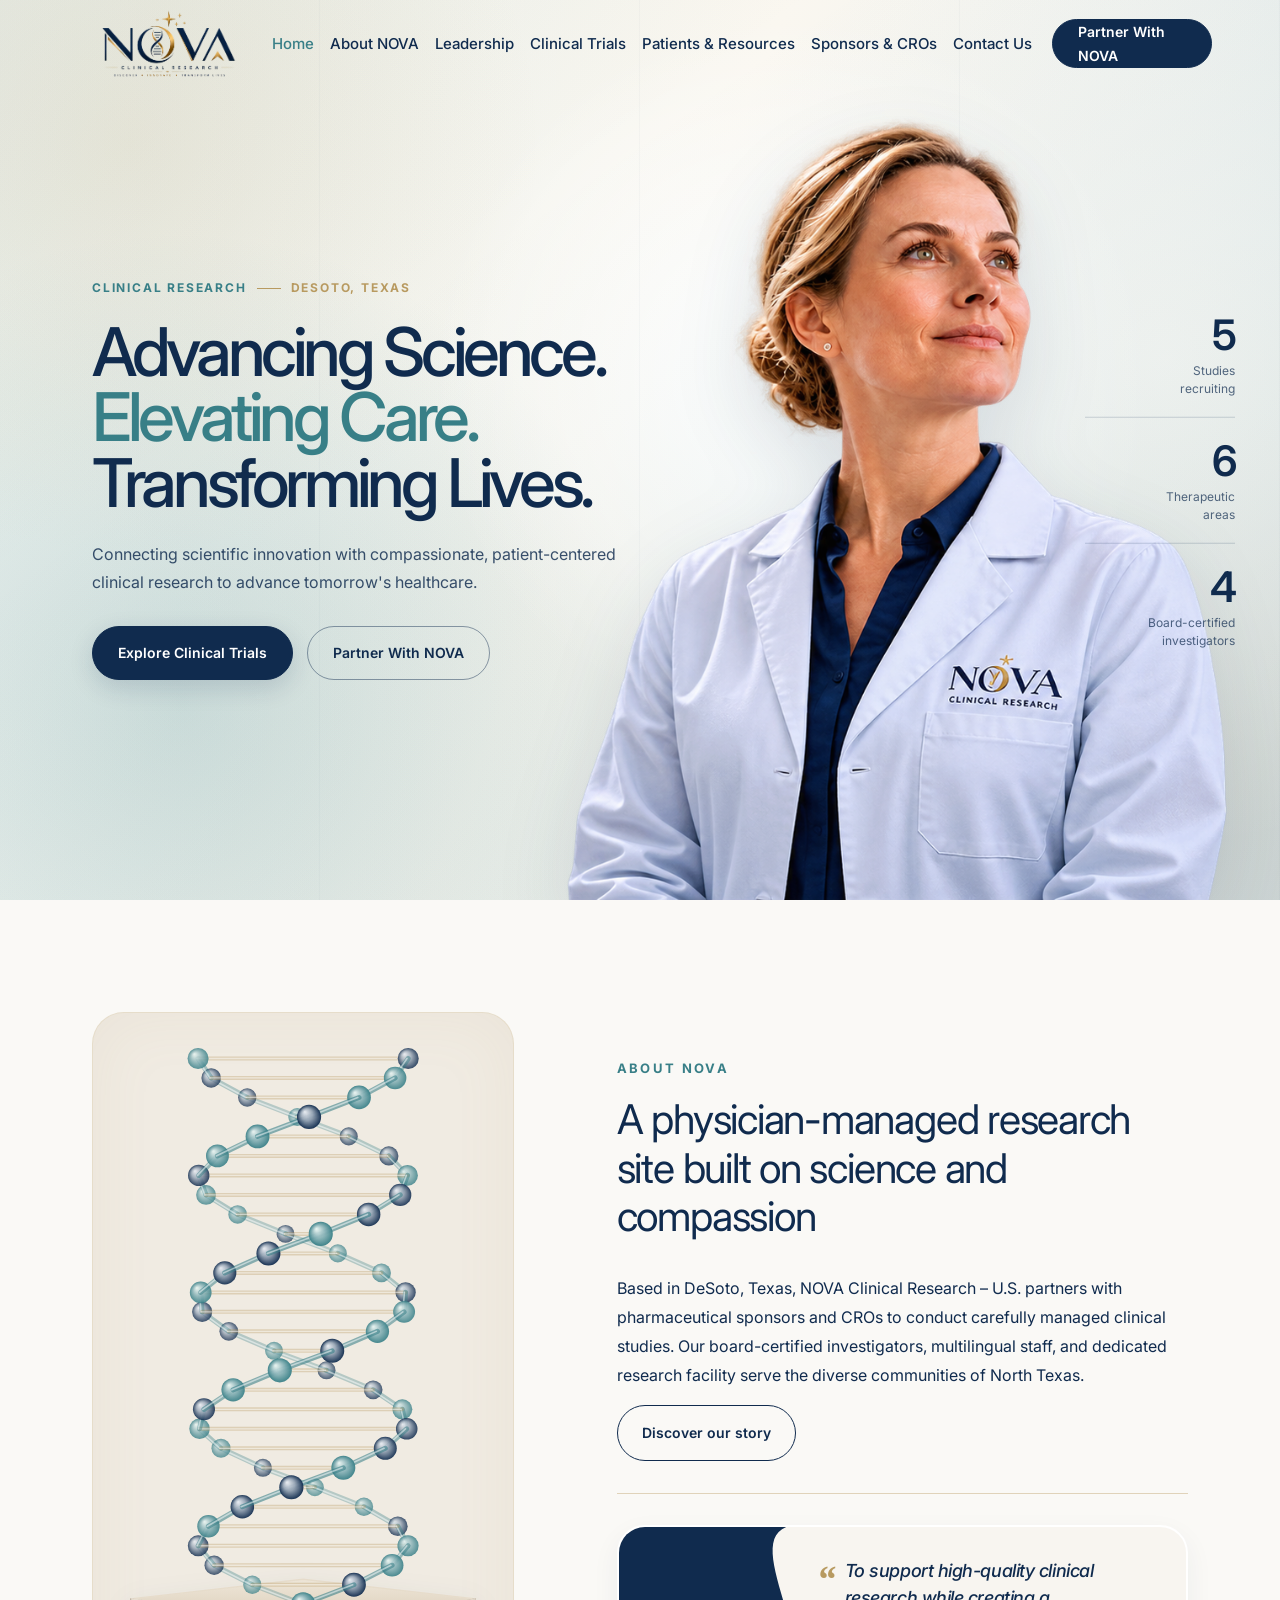
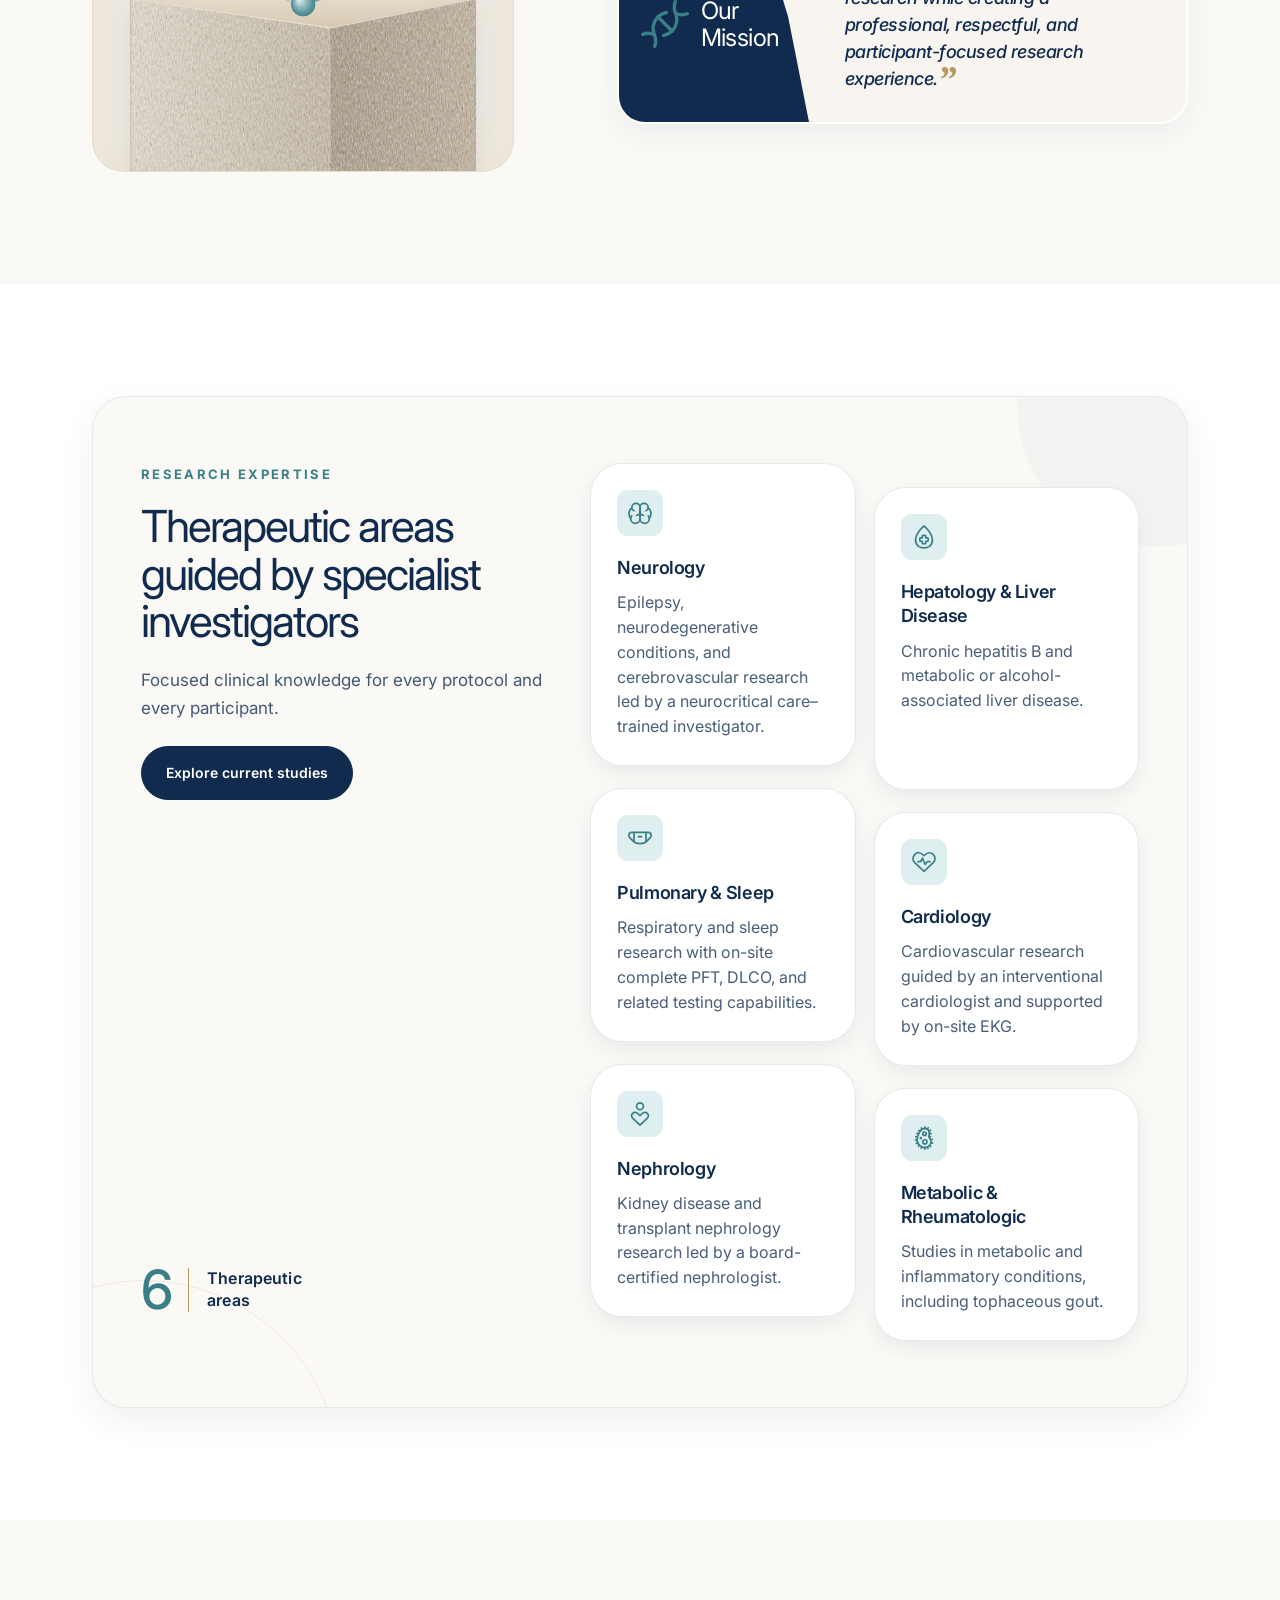
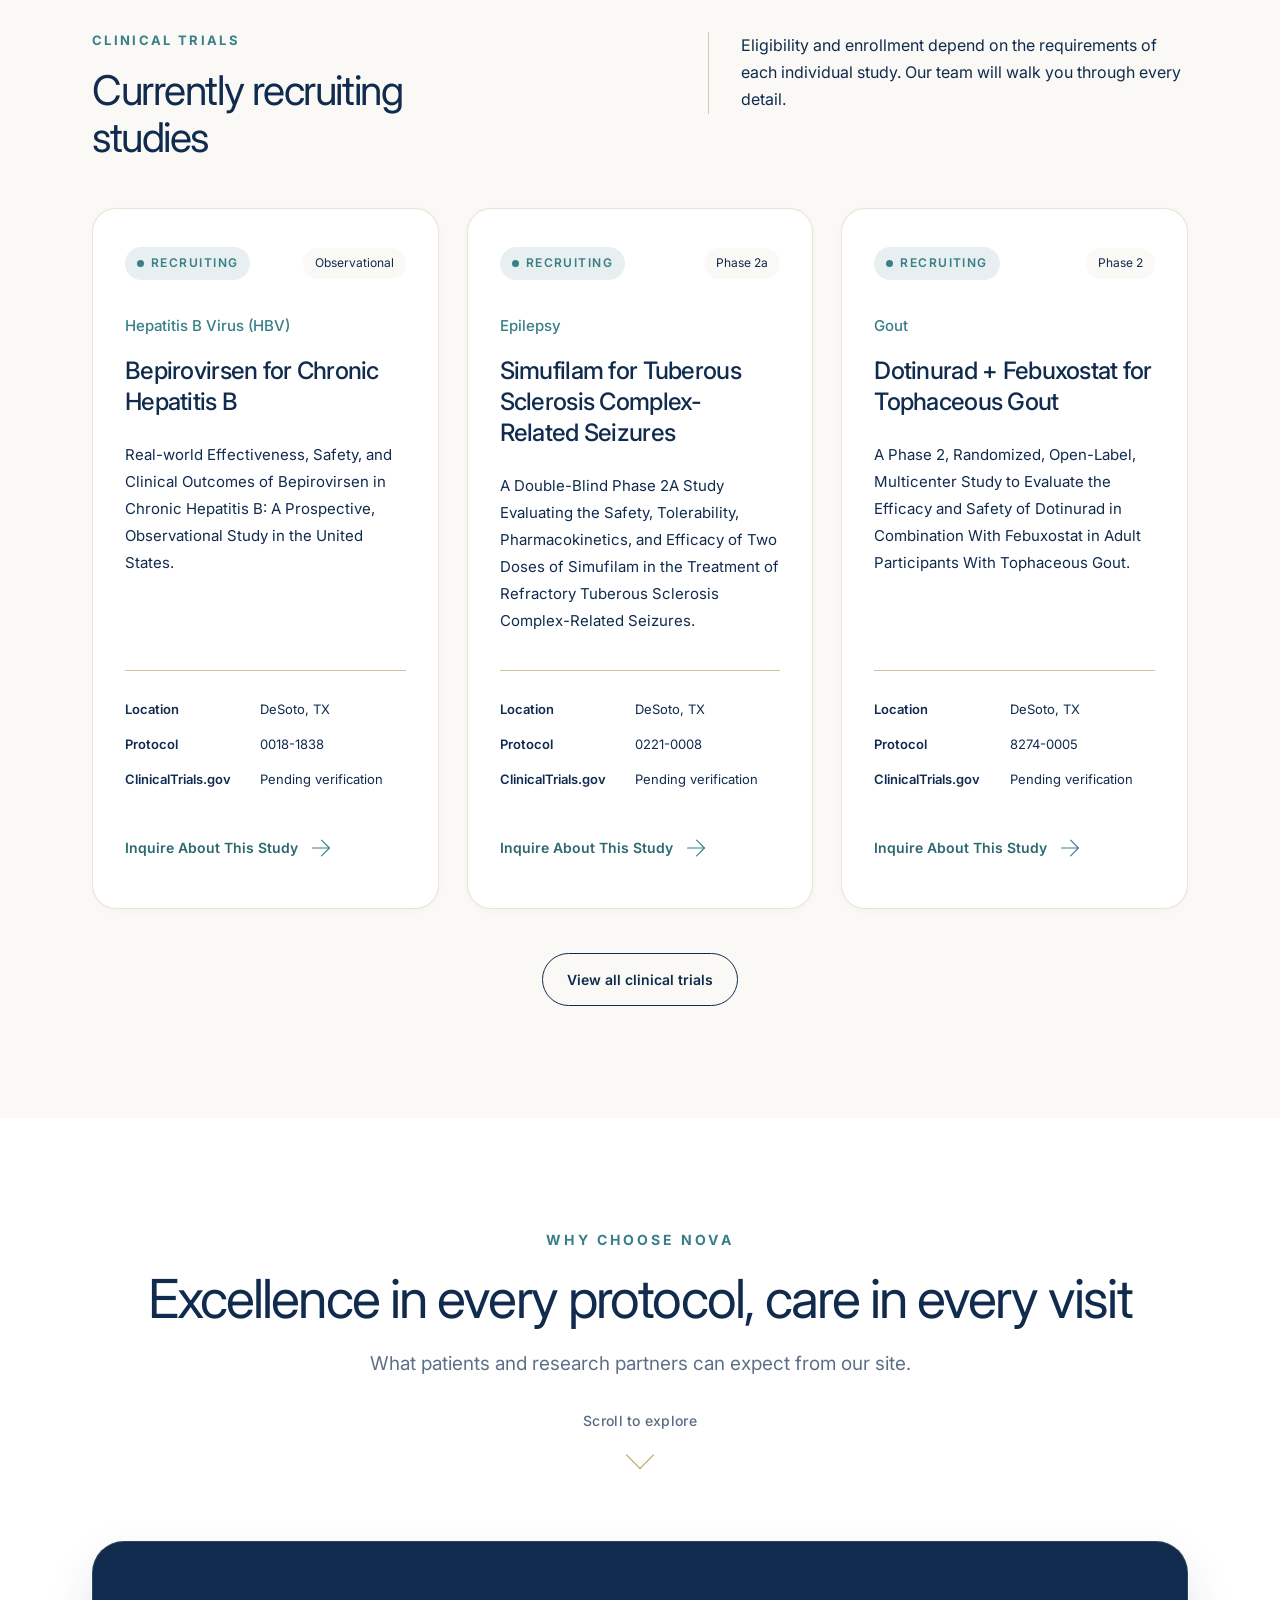
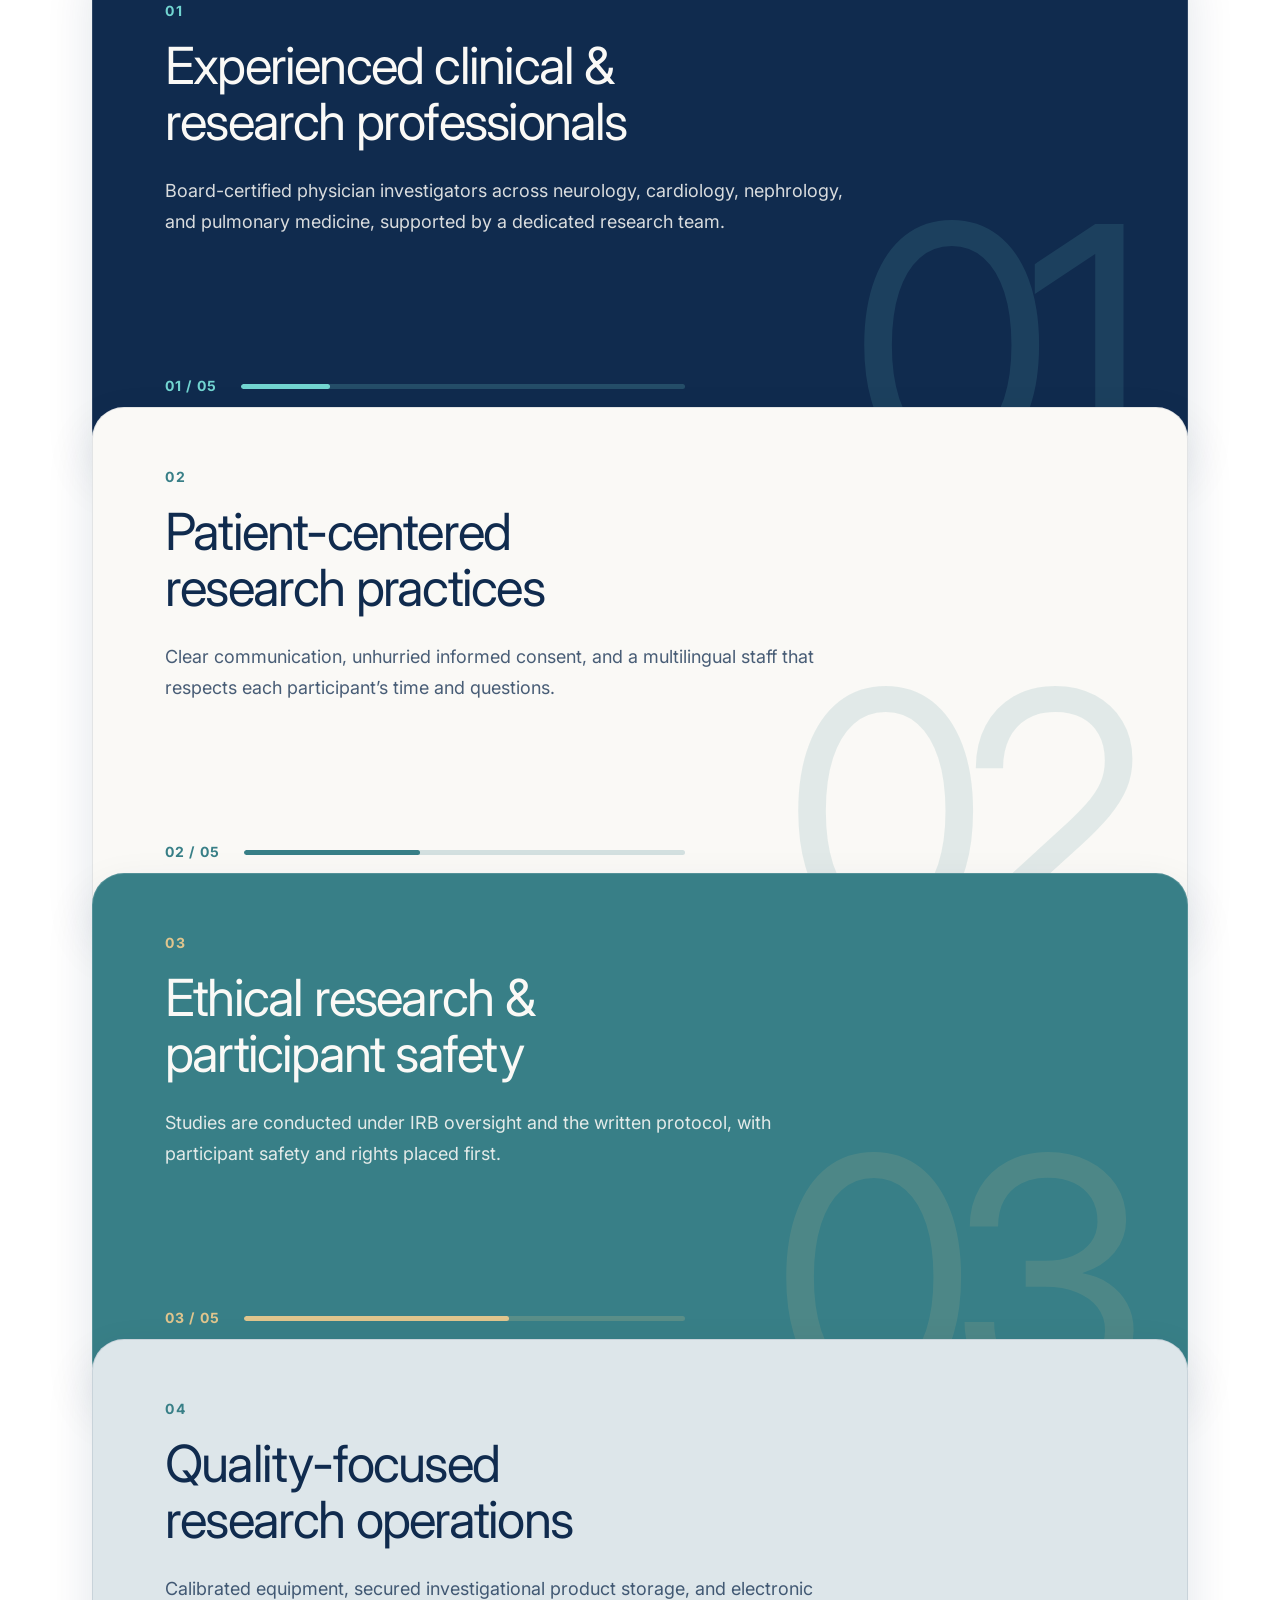
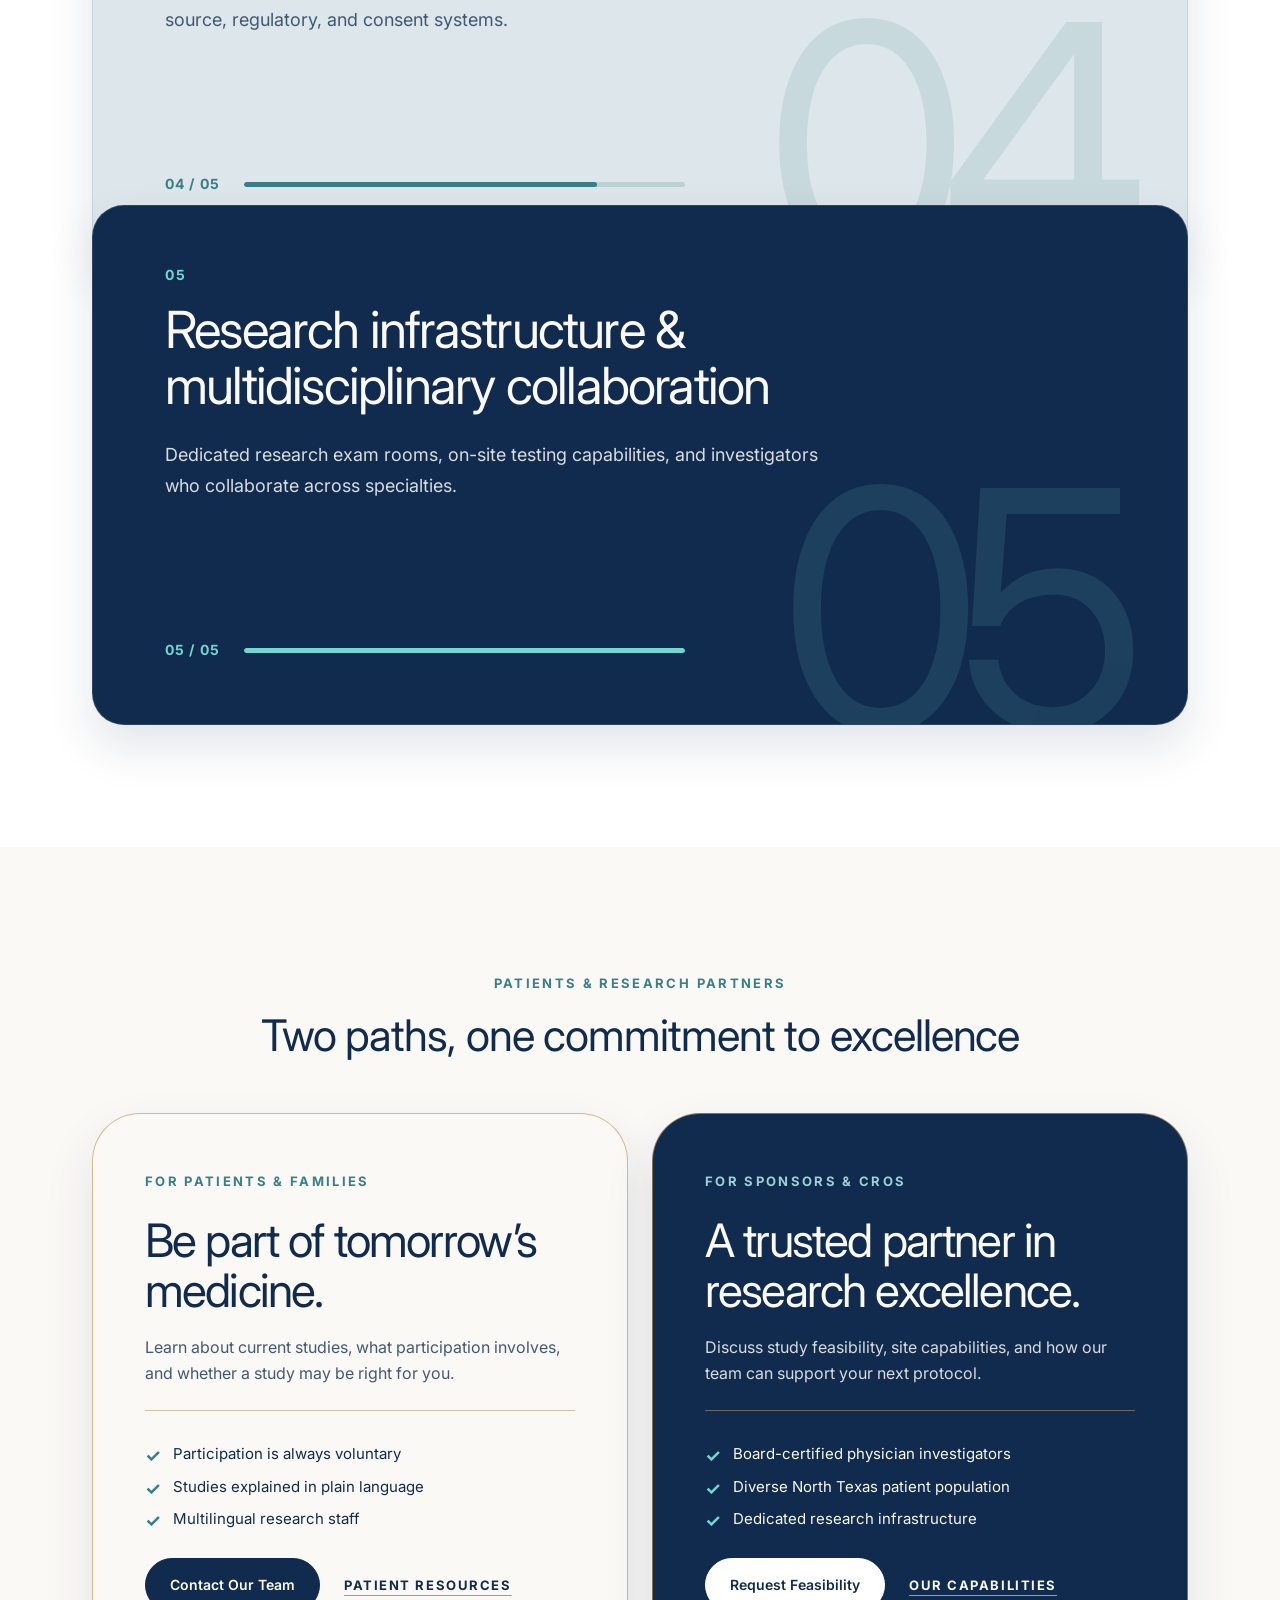
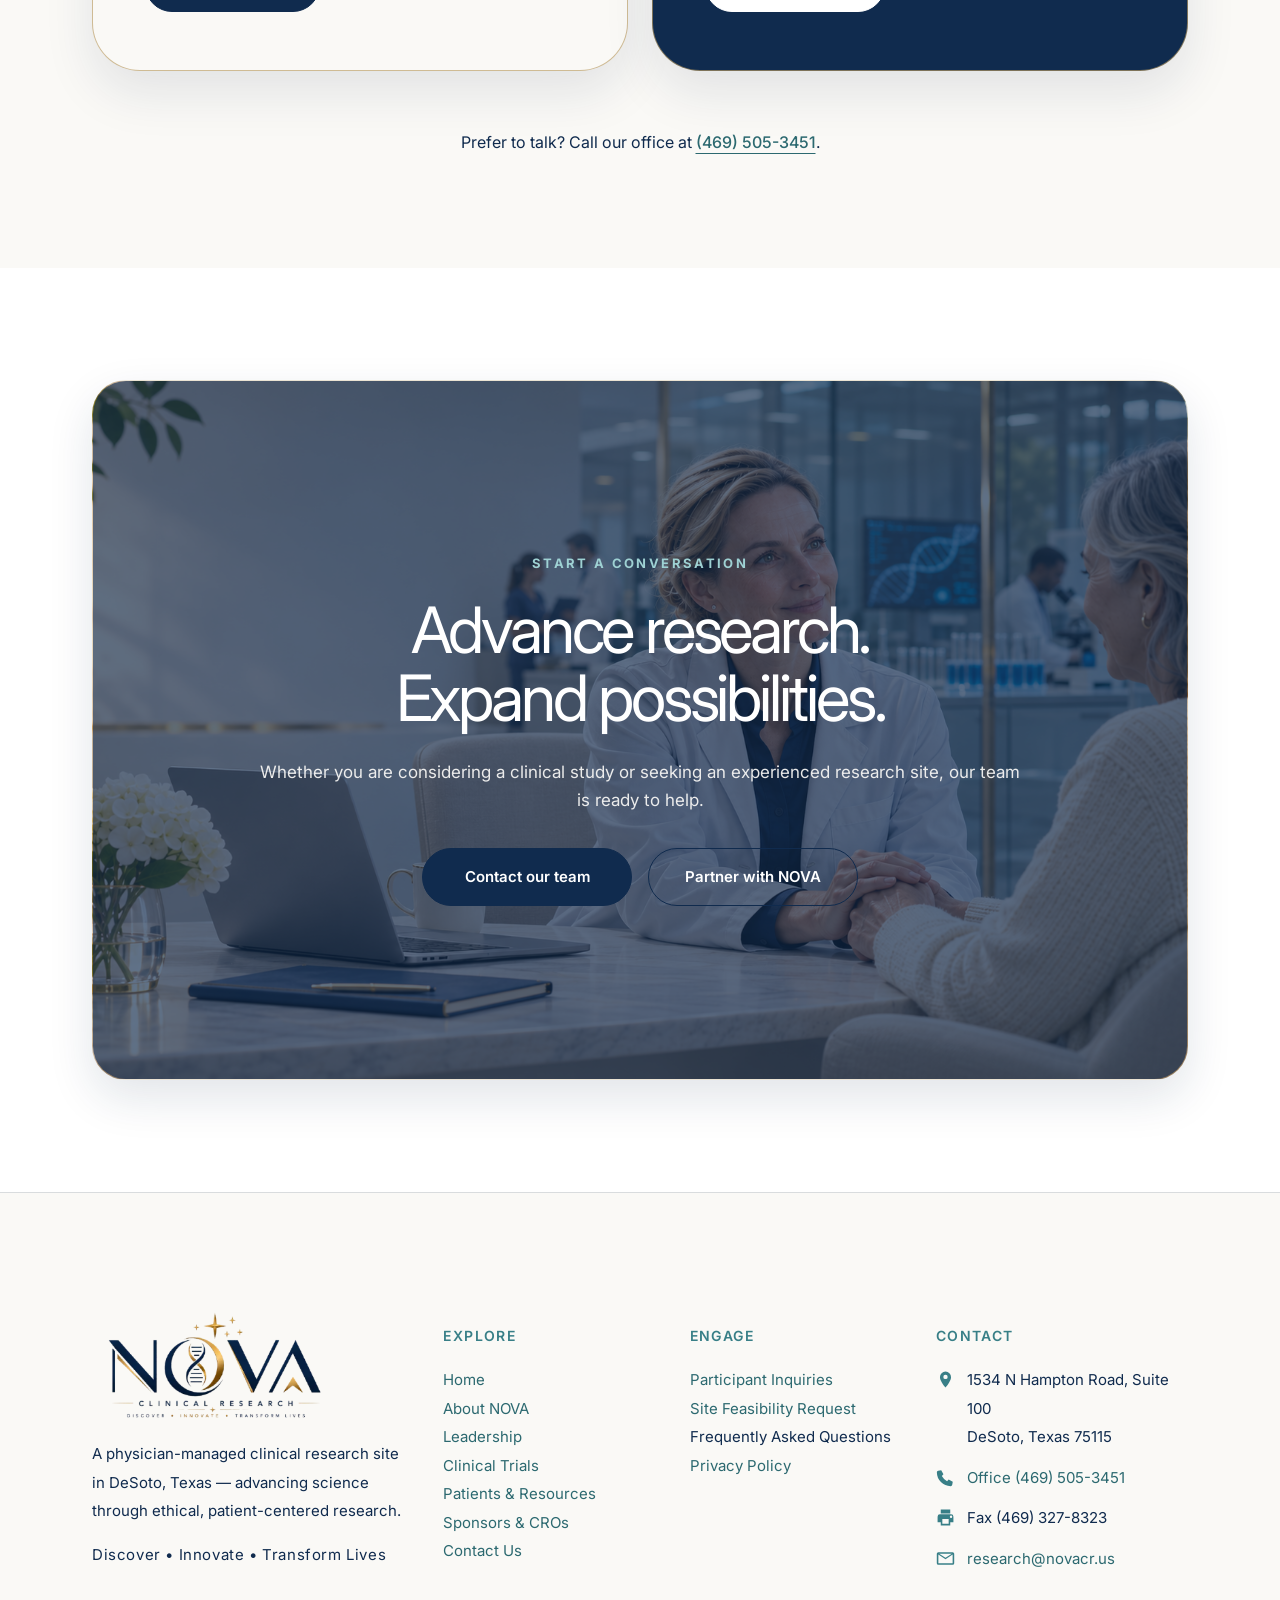
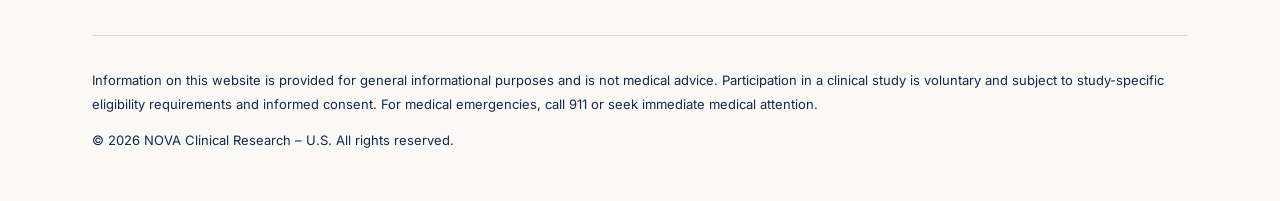
<file: index.html>
<!doctype html>
<html lang="en">
<head>
<meta charset="UTF-8">
<meta name="viewport" content="width=device-width, initial-scale=1">
<title>NOVA Clinical Research &ndash; U.S. | Clinical Research &amp; Clinical Trials</title>
<meta name="description" content="NOVA Clinical Research &ndash; U.S. is a physician-managed clinical research site in DeSoto, Texas, connecting scientific innovation with compassionate, patient-centered clinical research.">
<link rel="preconnect" href="https://fonts.googleapis.com">
<link rel="preconnect" href="https://fonts.gstatic.com" crossorigin>
<link href="https://fonts.googleapis.com/css2?family=Inter:wght@400;500;600;700;800&display=swap" rel="stylesheet">
<link rel="stylesheet" href="styles.css">
</head>
<body id="top" class="home-page">
<svg class="brand-filter-defs" xmlns="http://www.w3.org/2000/svg" width="0" height="0" aria-hidden="true" focusable="false">
<defs>
<filter id="nova-logo-light" color-interpolation-filters="sRGB" x="0" y="0" width="100%" height="100%">
<feColorMatrix in="SourceGraphic" type="matrix" values="0 0 0 0 1  0 0 0 0 1  0 0 0 0 1  -8 0 8 0 0" result="navyMask"/>
<feComposite in="navyMask" in2="SourceAlpha" operator="in" result="whiteLetters"/>
<feMerge>
<feMergeNode in="SourceGraphic"/>
<feMergeNode in="whiteLetters"/>
</feMerge>
</filter>
</defs>
</svg>
<header class="site-header">
<div class="container header-row">
<a class="logo" href="#top" aria-label="NOVA Clinical Research homepage">
<img class="brand-logo brand-logo-default" src="assets/nova-logo-white-gold-transparent.png" alt="NOVA Clinical Research" width="1728" height="910">
<img class="brand-logo brand-logo-scroll" src="assets/nova-logo.webp" alt="" aria-hidden="true" width="720" height="359">
</a>
<button class="mobile-toggle" aria-label="Toggle navigation" aria-expanded="false" aria-controls="main-nav">
<svg class="nav-icon nav-icon-menu" aria-hidden="true" focusable="false" xmlns="http://www.w3.org/2000/svg" fill="none" viewBox="0 0 24 24"> <desc> Navigation Menu 1 Streamline Icon: https://streamlinehq.com </desc> <path stroke="currentColor" stroke-linecap="round" stroke-linejoin="round" d="M2.25 0.753052h19.5s1.5 0 1.5 1.499998v1.5s0 1.5 -1.5 1.5H2.25s-1.5 0 -1.5 -1.5v-1.5S0.75 0.753052 2.25 0.753052Z" stroke-width="1.5">
</path> <path stroke="currentColor" stroke-linecap="round" stroke-linejoin="round" d="M2.25 9.75305h19.5s1.5 0 1.5 1.50005v1.5s0 1.5 -1.5 1.5H2.25s-1.5 0 -1.5 -1.5v-1.5s0 -1.50005 1.5 -1.50005Z" stroke-width="1.5">
</path> <path stroke="currentColor" stroke-linecap="round" stroke-linejoin="round" d="M2.25 18.7531h19.5s1.5 0 1.5 1.5v1.5s0 1.5 -1.5 1.5H2.25s-1.5 0 -1.5 -1.5v-1.5s0 -1.5 1.5 -1.5Z" stroke-width="1.5">
</path> </svg>
<svg class="nav-icon nav-icon-close" aria-hidden="true" focusable="false" xmlns="http://www.w3.org/2000/svg" fill="none" viewBox="0 0 14 14"> <desc> Delete 1 Streamline Icon: https://streamlinehq.com </desc> <g> <path stroke="currentColor" stroke-linecap="round" stroke-linejoin="round" d="m13.5 0.5 -13 13" stroke-width="1">
</path> <path stroke="currentColor" stroke-linecap="round" stroke-linejoin="round" d="m0.5 0.5 13 13" stroke-width="1">
</path> </g> </svg>
</button>
<nav class="nav" id="main-nav" aria-label="Main navigation">
<a class="active" href="#top">Home</a>
<a href="about.html">About NOVA</a>
<a href="leadership.html">Leadership</a>
<a href="clinical-trials.html">Clinical Trials</a>
<a href="patients.html">Patients &amp; Resources</a>
<a href="sponsors.html">Sponsors &amp; CROs</a>
<a href="contact.html">Contact Us</a>
</nav>
<a class="btn header-cta" href="sponsors.html">Partner With NOVA</a>
</div>
</header>
<main>
<section class="hero" aria-labelledby="hero-title">
<img class="hero-person" src="assets/nova-hero-clinician.png" alt="" aria-hidden="true" fetchpriority="high">
<div class="container hero-content">
<div class="hero-copy">
<p class="hero-eyebrow">Clinical research <span>DeSoto, Texas</span></p>
<h1 id="hero-title" class="serif">Advancing Science.<br>
<em>Elevating Care.</em>
<br>Transforming Lives.</h1>
<p>Connecting scientific innovation with compassionate, patient-centered clinical research to advance tomorrow's healthcare.</p>
<div class="actions">
<a class="btn" href="clinical-trials.html">Explore Clinical Trials</a>
<a class="btn outline" href="sponsors.html">Partner With NOVA</a>
</div>
</div>
</div>
<div class="container hero-stats-container">
<dl class="hero-stats" aria-label="NOVA research at a glance">
<div class="hero-stat">
<dt>Studies<br>recruiting</dt>
<dd>5</dd>
</div>
<div class="hero-stat">
<dt>Therapeutic<br>areas</dt>
<dd>6</dd>
</div>
<div class="hero-stat">
<dt>Board-certified<br>investigators</dt>
<dd>4</dd>
</div>
</dl>
</div>
</section>
<section class="about" id="about">
  <div class="wrap about-layout">
    <div class="about-content">
      <div class="about-copy">
        <h2 class="serif">A physician-managed research site built on science and compassion</h2>
        <p>Based in DeSoto, Texas, NOVA Clinical Research &ndash; U.S. partners with pharmaceutical sponsors and CROs to conduct carefully managed clinical studies. Our board-certified investigators, multilingual staff, and dedicated research facility serve the diverse communities of North Texas.</p>
        <p>
<a class="btn outline" href="about.html">Discover our story</a>
</p>
      </div>
      <div class="about-mission" aria-labelledby="mission-title">
        <div class="mission-label">
          <svg class="mission-icon" aria-hidden="true" focusable="false" xmlns="http://www.w3.org/2000/svg" fill="none" viewBox="0 0 14 14"> <desc> Dna Streamline Icon: https://streamlinehq.com </desc> <g> <path stroke="currentColor" stroke-linecap="round" stroke-linejoin="round" d="M10.1 3.8999c1.08 0.46153 2.2947 0.49726 3.4 0.1" stroke-width="1">
</path> <path stroke="currentColor" stroke-linecap="round" stroke-linejoin="round" d="M4 13.4999c0.3969 -1.1088 0.36119 -2.3264 -0.1 -3.41 -0.36098 -0.86282 -0.45865 -1.81313 -0.2807 -2.73132 0.17794 -0.91819 0.62354 -1.76321 1.2807 -2.4287 0.67367 -0.6667 1.52964 -1.11904 2.46 -1.3" stroke-width="1">
</path> <path stroke="currentColor" stroke-linecap="round" stroke-linejoin="round" d="M6.59998 10.37c0.93488 -0.1825 1.79453 -0.6384 2.47 -1.31 0.6583 -0.66477 1.10472 -1.50984 1.28272 -2.42832 0.178 -0.91848 0.0796 -1.86911 -0.2827 -2.73168 -0.45181 -1.08384 -0.47682 -2.29848 -0.07002 -3.4" stroke-width="1">
</path> <path stroke="currentColor" stroke-linecap="round" stroke-linejoin="round" d="M0.5 10.0001c1.10575 -0.39918 2.32236 -0.35982 3.4 0.11" stroke-width="1">
</path> <path stroke="currentColor" stroke-linecap="round" stroke-linejoin="round" d="m4.93994 4.92993 4.13 4.13" stroke-width="1">
</path> </g> </svg>
          <h3 id="mission-title">Our<br> Mission</h3>
        </div>
        <blockquote>
          <p>
<span class="mission-quote-mark" aria-hidden="true">&ldquo;</span>To support high-quality clinical research while creating a professional, respectful, and participant-focused research experience.<span class="mission-quote-mark" aria-hidden="true">&rdquo;</span>
</p>
        </blockquote>
      </div>
    </div>
    <div class="dna-art" role="img" aria-label="Rotating molecular DNA double helix in teal and navy">
      <canvas id="dna-canvas" aria-hidden="true">
</canvas>
      <svg class="dna-pedestal" viewBox="0 0 500 300" preserveAspectRatio="none" aria-hidden="true" focusable="false">
        <defs>
          <linearGradient id="stone-front" x1="0" x2="1">
<stop stop-color="#e6ddcd"/>
<stop offset="1" stop-color="#c5b8a2"/>
</linearGradient>
          <linearGradient id="stone-side" x1="0" x2="1">
<stop stop-color="#a99981"/>
<stop offset="1" stop-color="#c0b19a"/>
</linearGradient>
          <linearGradient id="stone-top" x1="0" y1="0" x2="0" y2="1">
<stop stop-color="#eee6d8"/>
<stop offset="1" stop-color="#d7c9b3"/>
</linearGradient>
          <filter id="stone-texture" x="0" y="0" width="100%" height="100%">
<feTurbulence type="fractalNoise" baseFrequency=".55 .16" numOctaves="3" seed="8"/>
<feColorMatrix type="saturate" values="0"/>
<feComposite in2="SourceGraphic" operator="in"/>
<feBlend in="SourceGraphic" mode="soft-light"/>
</filter>
        </defs>
        <g stroke-linejoin="round" stroke-width="2">
          <path d="M22 38 250 8 478 38 286 82Z" fill="url(#stone-top)" stroke="#e6dccb"/>
          <path d="M22 38 286 82 286 300 22 300Z" fill="url(#stone-front)" stroke="#d4c7b2" filter="url(#stone-texture)"/>
          <path d="M286 82 478 38 478 300 286 300Z" fill="url(#stone-side)" stroke="#b9aa92" filter="url(#stone-texture)"/>
          <path d="M22 38 286 82 478 38" fill="none" stroke="#f4ecdf" opacity=".7"/>
        </g>
      </svg>
    </div>
  </div>
</section>
<section id="expertise" hidden>
<div class="wrap">
<div class="section-head">
<div>
<h2 class="serif">Therapeutic areas guided by specialist investigators</h2>
</div>
<p>Each area reflects the board certifications of our physician investigators and the studies we conduct.</p>
</div>
<div class="cards">
<article class="specialty">
<span class="symbol">
<svg class="specialty-icon" aria-hidden="true" focusable="false" xmlns="http://www.w3.org/2000/svg" fill="none" viewBox="0 0 14 14"> <desc> Brain Streamline Icon: https://streamlinehq.com </desc> <g> <path stroke="currentColor" stroke-linecap="round" stroke-linejoin="round" d="M4.61959 1.43823c1.31451 0 2.38014 1.06563 2.38014 2.38014l-0.00006 6.47043c0 1.5044 -1.2196 2.724 -2.72405 2.724 -1.50446 0 -2.72406 -1.2196 -2.72406 -2.724 0 -0.0771 0.00321 -0.1534 0.00949 -0.2289C0.994116 9.45085 0.636414 8.25951 0.636414 7.26549c0 -1.35449 0.664156 -2.67144 1.616866 -3.18911 -0.00914 -0.08475 -0.01383 -0.17083 -0.01383 -0.25801 0 -1.31451 1.06563 -2.38014 2.38014 -2.38014Z" stroke-width="1">
</path> <path stroke="currentColor" stroke-linecap="round" stroke-linejoin="round" d="M3.51106 5.69409c-0.34948 -0.07968 -1.14142 -0.59904 -1.26091 -1.61157" stroke-width="1">
</path> <path stroke="currentColor" stroke-linecap="round" stroke-linejoin="round" d="M4.97003 8.36479c1.42751 -0.15933 1.9932 -1.66583 2.02998 -2.27861" stroke-width="1">
</path> <path stroke="currentColor" stroke-linecap="round" stroke-linejoin="round" d="M2.28949 8.63184c-0.35556 0.28074 -0.63905 0.91698 -0.7309 1.42666" stroke-width="1">
</path> <path stroke="currentColor" stroke-linecap="round" stroke-linejoin="round" d="M9.38017 1.43823c-1.31452 0 -2.38014 1.06563 -2.38014 2.38014l0.00006 6.47043c0 1.5044 1.2196 2.724 2.72405 2.724 1.50446 0 2.72406 -1.2196 2.72406 -2.724 0 -0.0771 -0.0032 -0.1534 -0.0095 -0.2289 0.5669 -0.60905 0.9246 -1.80039 0.9246 -2.79441 0 -1.35449 -0.6641 -2.67144 -1.6168 -3.18911 0.0091 -0.08475 0.0138 -0.17083 0.0138 -0.25801 0 -1.31451 -1.0656 -2.38014 -2.38013 -2.38014Z" stroke-width="1">
</path> <path stroke="currentColor" stroke-linecap="round" stroke-linejoin="round" d="M10.4887 5.69409c0.3495 -0.07968 1.1414 -0.59904 1.2609 -1.61157" stroke-width="1">
</path> <path stroke="currentColor" stroke-linecap="round" stroke-linejoin="round" d="M9.02972 8.36479c-1.4275 -0.15933 -1.9932 -1.66583 -2.02998 -2.27861" stroke-width="1">
</path> <path stroke="currentColor" stroke-linecap="round" stroke-linejoin="round" d="M11.7103 8.63184c0.3555 0.28074 0.639 0.91698 0.7309 1.42666" stroke-width="1">
</path> </g> </svg>
</span>
<span class="specialty-number" aria-hidden="true">01</span>
<h3>Neurology</h3>
<p>Studies in epilepsy, neurodegenerative conditions such as multiple system atrophy, and cerebrovascular disease, led by a neurocritical care&ndash;trained investigator.</p>
</article>
<article class="specialty">
<span class="symbol">
<svg class="specialty-icon" aria-hidden="true" focusable="false" xmlns="http://www.w3.org/2000/svg" fill="none" viewBox="0 0 14 14"> <desc> Blood Drop Donation Streamline Icon: https://streamlinehq.com </desc> <g> <g> <path stroke="currentColor" stroke-linecap="round" stroke-linejoin="round" d="M2.09174 8.95351c0 -4.64599 4.90827 -8.353412 4.90827 -8.353412S11.9083 4.30752 11.9083 8.95351c0 3.00299 -2.48615 4.44659 -4.90829 4.44659 -2.42215 0 -4.90827 -1.4436 -4.90827 -4.44659Z" stroke-width="1">
</path> <path stroke="currentColor" stroke-linecap="round" stroke-linejoin="round" d="M6.3788 6.01416c-0.21114 0 -0.38229 0.17116 -0.38229 0.38229v1.07521l-1.07519 0c-0.21113 0 -0.38229 0.17115 -0.38229 0.38228v1.24244c0 0.21114 0.17116 0.38229 0.38229 0.38229h1.07519v1.07513c0 0.2112 0.17115 0.3823 0.38229 0.3823h1.24243c0.21114 0 0.38229 -0.1711 0.38229 -0.3823V9.47867h1.07519c0.21113 0 0.38229 -0.17115 0.38229 -0.38229V7.85394c0 -0.21113 -0.17116 -0.38228 -0.38229 -0.38228l-1.07519 0V6.39645c0 -0.21113 -0.17115 -0.38229 -0.38229 -0.38229H6.3788Z" stroke-width="1">
</path> </g> </g> </svg>
</span>
<span class="specialty-number" aria-hidden="true">02</span>
<h3>Hepatology & Liver Disease</h3>
<p>Research in chronic hepatitis B and metabolic or alcohol-associated liver disease.</p>
</article>
<article class="specialty">
<span class="symbol">
<svg class="specialty-icon" aria-hidden="true" focusable="false" xmlns="http://www.w3.org/2000/svg" fill="none" viewBox="0 0 14 14"> <desc> Flu Mask Streamline Icon: https://streamlinehq.com </desc> <g> <path stroke="currentColor" stroke-linecap="round" stroke-linejoin="round" d="M7.00001 10.25c2.49999 0 3.49999 -1 3.49999 -1v-5.5H3.50001v5.5s0.99999 1 3.5 1Z" stroke-width="1">
</path> <path stroke="currentColor" stroke-linecap="round" stroke-linejoin="round" d="M6 6.25h2" stroke-width="1">
</path> <path stroke="currentColor" stroke-linecap="round" stroke-linejoin="round" d="M3.5 3.75H2.26777C1.29146 3.75 0.5 4.54146 0.5 5.51777v0c0 0.46884 0.186246 0.91848 0.51777 1.25L3.5 9.25" stroke-width="1">
</path> <path stroke="currentColor" stroke-linecap="round" stroke-linejoin="round" d="M10.5 3.75h1.2322c0.9763 0 1.7678 0.79146 1.7678 1.76777v0c0 0.46884 -0.1862 0.91848 -0.5178 1.25L10.5 9.25" stroke-width="1">
</path> </g> </svg>
</span>
<span class="specialty-number" aria-hidden="true">03</span>
<h3>Pulmonary & Sleep Medicine</h3>
<p>Respiratory and sleep research supported by on-site complete PFTs and DLCO testing.</p>
</article>
<article class="specialty">
<span class="symbol">
<svg class="specialty-icon" aria-hidden="true" focusable="false" xmlns="http://www.w3.org/2000/svg" fill="none" viewBox="0 0 14 14"> <desc> Heart Rate Pulse Graph Streamline Icon: https://streamlinehq.com </desc> <g> <path stroke="currentColor" stroke-linecap="round" stroke-linejoin="round" d="M6.99166 12.4132 1.57321 7.40117c-2.95306 -2.9666 1.35461 -8.71016 5.41845 -4.06384 4.06384 -4.63277 8.41214 1.11079 5.41844 4.06384L6.99166 12.4132Z" stroke-width="1">
</path> <path stroke="currentColor" stroke-linecap="round" stroke-linejoin="round" d="M3.51465 6.75342H5.0459l1.03125 -1.96875 1.5625 3.625L8.9834 6.75342h1.5" stroke-width="1">
</path> </g> </svg>
</span>
<span class="specialty-number" aria-hidden="true">04</span>
<h3>Cardiology</h3>
<p>Cardiovascular research guided by an interventional cardiologist, with on-site EKG capability.</p>
</article>
<article class="specialty">
<span class="symbol">
<svg class="specialty-icon" aria-hidden="true" focusable="false" xmlns="http://www.w3.org/2000/svg" fill="none" viewBox="0 0 14 14"> <desc> Health Care 2 Streamline Icon: https://streamlinehq.com </desc> <g> <path stroke="currentColor" stroke-linecap="round" stroke-linejoin="round" d="M11.28 9.34004c0.1879 -0.17844 0.3375 -0.39325 0.4398 -0.63135 0.1022 -0.2381 0.155 -0.49452 0.155 -0.75365s-0.0528 -0.51555 -0.155 -0.75365c-0.1023 -0.2381 -0.2519 -0.45291 -0.4398 -0.63135 -0.3846 -0.36506 -0.8947 -0.56858 -1.425 -0.56858s-1.04037 0.20352 -1.425 0.56858L7 8.00004l-1.43 -1.43c-0.38464 -0.36506 -0.89471 -0.56858 -1.425 -0.56858 -0.5303 0 -1.04037 0.20352 -1.425 0.56858 -0.18791 0.17844 -0.33753 0.39325 -0.43978 0.63135 -0.10225 0.2381 -0.15498 0.49452 -0.15498 0.75365s0.05273 0.51555 0.15498 0.75365c0.10225 0.2381 0.25187 0.45291 0.43978 0.63135L7 13.5l4.28 -4.15996Z" stroke-width="1">
</path> <path stroke="currentColor" stroke-linecap="round" stroke-linejoin="round" d="M7 4.5c1.10457 0 2 -0.89543 2 -2s-0.89543 -2 -2 -2 -2 0.89543 -2 2 0.89543 2 2 2Z" stroke-width="1">
</path> </g> </svg>
</span>
<span class="specialty-number" aria-hidden="true">05</span>
<h3>Nephrology</h3>
<p>Kidney disease and transplant nephrology research led by a board-certified nephrologist.</p>
</article>
<article class="specialty">
<span class="symbol">
<svg class="specialty-icon" aria-hidden="true" focusable="false" xmlns="http://www.w3.org/2000/svg" fill="none" viewBox="0 0 14 14"> <desc> Bacteria Virus Cells Biology Streamline Icon: https://streamlinehq.com </desc> <g> <path stroke="currentColor" stroke-linecap="round" stroke-linejoin="round" d="M4.87401 11.5699C0.79496 8.58873 4.42079 2.62592 6.2337 1.77415c1.45013 -0.68132 2.71921 -0.00001 3.1726 0.42589 1.7124 1.60861 -0.15998 3.36028 0.7465 4.6379 2.7887 3.28926 -1.33798 7.61216 -5.27879 4.73196Z" stroke-width="1">
</path> <path stroke="currentColor" stroke-linecap="round" stroke-linejoin="round" d="M6.282 9.257a1.229 1.229 0 1 0 2.458 0 1.229 1.229 0 1 0 -2.458 0" stroke-width="1">
</path> <path stroke="currentColor" stroke-linecap="round" stroke-linejoin="round" d="M6.284 4.507a1.005 1.005 0 1 0 2.01 0 1.005 1.005 0 1 0 -2.01 0" stroke-width="1">
</path> <g> <path stroke="currentColor" stroke-linecap="round" stroke-linejoin="round" d="M5.15225 7.23517c-0.13809 0 -0.25003 -0.11194 -0.25003 -0.25003s0.11194 -0.25003 0.25003 -0.25003" stroke-width="1">
</path> <path stroke="currentColor" stroke-linecap="round" stroke-linejoin="round" d="M5.15219 7.23517c0.13809 0 0.25003 -0.11194 0.25003 -0.25003s-0.11194 -0.25003 -0.25003 -0.25003" stroke-width="1">
</path> </g> <path stroke="currentColor" stroke-linecap="round" stroke-linejoin="round" d="M7.53027 1.48558V0.541748" stroke-width="1">
</path> <path stroke="currentColor" stroke-linecap="round" stroke-linejoin="round" d="m5.94532 1.94397 -0.52833 -0.7821" stroke-width="1">
</path> <path stroke="currentColor" stroke-linecap="round" stroke-linejoin="round" d="m4.79113 3.1052 -0.79992 -0.50095" stroke-width="1">
</path> <path stroke="currentColor" stroke-linecap="round" stroke-linejoin="round" d="m3.80719 4.70824 -0.85309 -0.4038" stroke-width="1">
</path> <path stroke="currentColor" stroke-linecap="round" stroke-linejoin="round" d="m3.19313 6.44057 -0.92592 -0.183" stroke-width="1">
</path> <path stroke="currentColor" stroke-linecap="round" stroke-linejoin="round" d="m3.01425 8.11207 -0.94345 0.02685" stroke-width="1">
</path> <path stroke="currentColor" stroke-linecap="round" stroke-linejoin="round" d="m3.38328 9.77514 -0.86875 0.36886" stroke-width="1">
</path> <path stroke="currentColor" stroke-linecap="round" stroke-linejoin="round" d="m4.34372 11.1319 -0.6572 0.6774" stroke-width="1">
</path> <path stroke="currentColor" stroke-linecap="round" stroke-linejoin="round" d="m5.82056 12.1249 -0.43482 0.8377" stroke-width="1">
</path> <path stroke="currentColor" stroke-linecap="round" stroke-linejoin="round" d="M7.53027 13.4582v-0.9438" stroke-width="1">
</path> <path stroke="currentColor" stroke-linecap="round" stroke-linejoin="round" d="m9.32742 13.1016 -0.40847 -0.8509" stroke-width="1">
</path> <path stroke="currentColor" stroke-linecap="round" stroke-linejoin="round" d="m10.8766 12.0116 -0.6647 -0.67" stroke-width="1">
</path> <path stroke="currentColor" stroke-linecap="round" stroke-linejoin="round" d="m11.9292 9.99178 -0.9224 -0.20003" stroke-width="1">
</path> <path stroke="currentColor" stroke-linecap="round" stroke-linejoin="round" d="m11.7568 7.75045 -0.8808 0.33915" stroke-width="1">
</path> <path stroke="currentColor" stroke-linecap="round" stroke-linejoin="round" d="m10.8329 6.09517 -0.88075 0.33916" stroke-width="1">
</path> <path stroke="currentColor" stroke-linecap="round" stroke-linejoin="round" d="m11.0657 4.40577 -0.9378 -0.10719" stroke-width="1">
</path> <path stroke="currentColor" stroke-linecap="round" stroke-linejoin="round" d="m10.7934 2.48636 -0.87445 0.35519" stroke-width="1">
</path> <path stroke="currentColor" stroke-linecap="round" stroke-linejoin="round" d="m9.40922 1.04517 -0.53068 0.78051" stroke-width="1">
</path> </g> </svg>
</span>
<span class="specialty-number" aria-hidden="true">06</span>
<h3>Metabolic & Rheumatologic</h3>
<p>Studies in metabolic and inflammatory conditions, including tophaceous gout.</p>
</article>
</div>
</div>
</section>
<section class="expertise-services" aria-labelledby="expertise-services-title">
  <div class="wrap">
    <div class="expertise-services-shell">
      <div class="expertise-services-visual">
        <div class="expertise-services-copy">
          <span class="expertise-services-kicker">Research expertise</span>
          <h2 id="expertise-services-title">Therapeutic areas guided by specialist investigators</h2>
          <p>Focused clinical knowledge for every protocol and every participant.</p>
          <a class="btn light" href="clinical-trials.html">Explore current studies</a>
        </div>
        <div class="expertise-services-metric" aria-label="Six therapeutic areas">
<strong>6</strong>
<span>Therapeutic<br>areas</span>
</div>
      </div>
      <div class="expertise-services-grid">
        <article class="expertise-service-card">
          <span class="expertise-service-icon service-icon-brain" aria-hidden="true">
</span>
          <h3>Neurology</h3>
          <p>Epilepsy, neurodegenerative conditions, and cerebrovascular research led by a neurocritical care&ndash;trained investigator.</p>
        </article>
        <article class="expertise-service-card">
          <span class="expertise-service-icon service-icon-liver" aria-hidden="true">
</span>
          <h3>Hepatology &amp; Liver Disease</h3>
          <p>Chronic hepatitis B and metabolic or alcohol-associated liver disease.</p>
        </article>
        <article class="expertise-service-card">
          <span class="expertise-service-icon service-icon-pulmonary" aria-hidden="true">
</span>
          <h3>Pulmonary &amp; Sleep</h3>
          <p>Respiratory and sleep research with on-site complete PFT, DLCO, and related testing capabilities.</p>
        </article>
        <article class="expertise-service-card">
          <span class="expertise-service-icon service-icon-heart" aria-hidden="true">
</span>
          <h3>Cardiology</h3>
          <p>Cardiovascular research guided by an interventional cardiologist and supported by on-site EKG.</p>
        </article>
        <article class="expertise-service-card">
          <span class="expertise-service-icon service-icon-care" aria-hidden="true">
</span>
          <h3>Nephrology</h3>
          <p>Kidney disease and transplant nephrology research led by a board-certified nephrologist.</p>
        </article>
        <article class="expertise-service-card">
          <span class="expertise-service-icon service-icon-cells" aria-hidden="true">
</span>
          <h3>Metabolic &amp; Rheumatologic</h3>
          <p>Studies in metabolic and inflammatory conditions, including tophaceous gout.</p>
        </article>
      </div>
    </div>
  </div>
</section>
<section class="expertise-showcase" id="expertise-showcase" aria-labelledby="expertise-showcase-title" hidden>
  <div class="wrap expertise-showcase-layout">
    <div class="expertise-showcase-copy">
      <h2 id="expertise-showcase-title">Therapeutic areas guided by specialist investigators</h2>
      <p>Each area reflects the board certifications of our physician investigators and the studies we conduct.</p>
      <ul class="expertise-showcase-list">
        <li>
<span class="showcase-list-icon">
<svg class="specialty-icon" aria-hidden="true" focusable="false" xmlns="http://www.w3.org/2000/svg" fill="none" viewBox="0 0 14 14"> <desc> Brain Streamline Icon: https://streamlinehq.com </desc> <g> <path stroke="currentColor" stroke-linecap="round" stroke-linejoin="round" d="M4.61959 1.43823c1.31451 0 2.38014 1.06563 2.38014 2.38014l-0.00006 6.47043c0 1.5044 -1.2196 2.724 -2.72405 2.724 -1.50446 0 -2.72406 -1.2196 -2.72406 -2.724 0 -0.0771 0.00321 -0.1534 0.00949 -0.2289C0.994116 9.45085 0.636414 8.25951 0.636414 7.26549c0 -1.35449 0.664156 -2.67144 1.616866 -3.18911 -0.00914 -0.08475 -0.01383 -0.17083 -0.01383 -0.25801 0 -1.31451 1.06563 -2.38014 2.38014 -2.38014Z" stroke-width="1">
</path> <path stroke="currentColor" stroke-linecap="round" stroke-linejoin="round" d="M3.51106 5.69409c-0.34948 -0.07968 -1.14142 -0.59904 -1.26091 -1.61157" stroke-width="1">
</path> <path stroke="currentColor" stroke-linecap="round" stroke-linejoin="round" d="M4.97003 8.36479c1.42751 -0.15933 1.9932 -1.66583 2.02998 -2.27861" stroke-width="1">
</path> <path stroke="currentColor" stroke-linecap="round" stroke-linejoin="round" d="M2.28949 8.63184c-0.35556 0.28074 -0.63905 0.91698 -0.7309 1.42666" stroke-width="1">
</path> <path stroke="currentColor" stroke-linecap="round" stroke-linejoin="round" d="M9.38017 1.43823c-1.31452 0 -2.38014 1.06563 -2.38014 2.38014l0.00006 6.47043c0 1.5044 1.2196 2.724 2.72405 2.724 1.50446 0 2.72406 -1.2196 2.72406 -2.724 0 -0.0771 -0.0032 -0.1534 -0.0095 -0.2289 0.5669 -0.60905 0.9246 -1.80039 0.9246 -2.79441 0 -1.35449 -0.6641 -2.67144 -1.6168 -3.18911 0.0091 -0.08475 0.0138 -0.17083 0.0138 -0.25801 0 -1.31451 -1.0656 -2.38014 -2.38013 -2.38014Z" stroke-width="1">
</path> <path stroke="currentColor" stroke-linecap="round" stroke-linejoin="round" d="M10.4887 5.69409c0.3495 -0.07968 1.1414 -0.59904 1.2609 -1.61157" stroke-width="1">
</path> <path stroke="currentColor" stroke-linecap="round" stroke-linejoin="round" d="M9.02972 8.36479c-1.4275 -0.15933 -1.9932 -1.66583 -2.02998 -2.27861" stroke-width="1">
</path> <path stroke="currentColor" stroke-linecap="round" stroke-linejoin="round" d="M11.7103 8.63184c0.3555 0.28074 0.639 0.91698 0.7309 1.42666" stroke-width="1">
</path> </g> </svg>
</span>Neurology</li>
        <li>
<span class="showcase-list-icon">
<svg class="specialty-icon" aria-hidden="true" focusable="false" xmlns="http://www.w3.org/2000/svg" fill="none" viewBox="0 0 14 14"> <desc> Blood Drop Donation Streamline Icon: https://streamlinehq.com </desc> <g> <g> <path stroke="currentColor" stroke-linecap="round" stroke-linejoin="round" d="M2.09174 8.95351c0 -4.64599 4.90827 -8.353412 4.90827 -8.353412S11.9083 4.30752 11.9083 8.95351c0 3.00299 -2.48615 4.44659 -4.90829 4.44659 -2.42215 0 -4.90827 -1.4436 -4.90827 -4.44659Z" stroke-width="1">
</path> <path stroke="currentColor" stroke-linecap="round" stroke-linejoin="round" d="M6.3788 6.01416c-0.21114 0 -0.38229 0.17116 -0.38229 0.38229v1.07521l-1.07519 0c-0.21113 0 -0.38229 0.17115 -0.38229 0.38228v1.24244c0 0.21114 0.17116 0.38229 0.38229 0.38229h1.07519v1.07513c0 0.2112 0.17115 0.3823 0.38229 0.3823h1.24243c0.21114 0 0.38229 -0.1711 0.38229 -0.3823V9.47867h1.07519c0.21113 0 0.38229 -0.17115 0.38229 -0.38229V7.85394c0 -0.21113 -0.17116 -0.38228 -0.38229 -0.38228l-1.07519 0V6.39645c0 -0.21113 -0.17115 -0.38229 -0.38229 -0.38229H6.3788Z" stroke-width="1">
</path> </g> </g> </svg>
</span>Hepatology & Liver Disease</li>
        <li>
<span class="showcase-list-icon">
<svg class="specialty-icon" aria-hidden="true" focusable="false" xmlns="http://www.w3.org/2000/svg" fill="none" viewBox="0 0 14 14"> <desc> Flu Mask Streamline Icon: https://streamlinehq.com </desc> <g> <path stroke="currentColor" stroke-linecap="round" stroke-linejoin="round" d="M7.00001 10.25c2.49999 0 3.49999 -1 3.49999 -1v-5.5H3.50001v5.5s0.99999 1 3.5 1Z" stroke-width="1">
</path> <path stroke="currentColor" stroke-linecap="round" stroke-linejoin="round" d="M6 6.25h2" stroke-width="1">
</path> <path stroke="currentColor" stroke-linecap="round" stroke-linejoin="round" d="M3.5 3.75H2.26777C1.29146 3.75 0.5 4.54146 0.5 5.51777v0c0 0.46884 0.186246 0.91848 0.51777 1.25L3.5 9.25" stroke-width="1">
</path> <path stroke="currentColor" stroke-linecap="round" stroke-linejoin="round" d="M10.5 3.75h1.2322c0.9763 0 1.7678 0.79146 1.7678 1.76777v0c0 0.46884 -0.1862 0.91848 -0.5178 1.25L10.5 9.25" stroke-width="1">
</path> </g> </svg>
</span>Pulmonary & Sleep Medicine</li>
        <li>
<span class="showcase-list-icon">
<svg class="specialty-icon" aria-hidden="true" focusable="false" xmlns="http://www.w3.org/2000/svg" fill="none" viewBox="0 0 14 14"> <desc> Heart Rate Pulse Graph Streamline Icon: https://streamlinehq.com </desc> <g> <path stroke="currentColor" stroke-linecap="round" stroke-linejoin="round" d="M6.99166 12.4132 1.57321 7.40117c-2.95306 -2.9666 1.35461 -8.71016 5.41845 -4.06384 4.06384 -4.63277 8.41214 1.11079 5.41844 4.06384L6.99166 12.4132Z" stroke-width="1">
</path> <path stroke="currentColor" stroke-linecap="round" stroke-linejoin="round" d="M3.51465 6.75342H5.0459l1.03125 -1.96875 1.5625 3.625L8.9834 6.75342h1.5" stroke-width="1">
</path> </g> </svg>
</span>Cardiology</li>
        <li>
<span class="showcase-list-icon">
<svg class="specialty-icon" aria-hidden="true" focusable="false" xmlns="http://www.w3.org/2000/svg" fill="none" viewBox="0 0 14 14"> <desc> Health Care 2 Streamline Icon: https://streamlinehq.com </desc> <g> <path stroke="currentColor" stroke-linecap="round" stroke-linejoin="round" d="M11.28 9.34004c0.1879 -0.17844 0.3375 -0.39325 0.4398 -0.63135 0.1022 -0.2381 0.155 -0.49452 0.155 -0.75365s-0.0528 -0.51555 -0.155 -0.75365c-0.1023 -0.2381 -0.2519 -0.45291 -0.4398 -0.63135 -0.3846 -0.36506 -0.8947 -0.56858 -1.425 -0.56858s-1.04037 0.20352 -1.425 0.56858L7 8.00004l-1.43 -1.43c-0.38464 -0.36506 -0.89471 -0.56858 -1.425 -0.56858 -0.5303 0 -1.04037 0.20352 -1.425 0.56858 -0.18791 0.17844 -0.33753 0.39325 -0.43978 0.63135 -0.10225 0.2381 -0.15498 0.49452 -0.15498 0.75365s0.05273 0.51555 0.15498 0.75365c0.10225 0.2381 0.25187 0.45291 0.43978 0.63135L7 13.5l4.28 -4.15996Z" stroke-width="1">
</path> <path stroke="currentColor" stroke-linecap="round" stroke-linejoin="round" d="M7 4.5c1.10457 0 2 -0.89543 2 -2s-0.89543 -2 -2 -2 -2 0.89543 -2 2 0.89543 2 2 2Z" stroke-width="1">
</path> </g> </svg>
</span>Nephrology</li>
        <li>
<span class="showcase-list-icon">
<svg class="specialty-icon" aria-hidden="true" focusable="false" xmlns="http://www.w3.org/2000/svg" fill="none" viewBox="0 0 14 14"> <desc> Bacteria Virus Cells Biology Streamline Icon: https://streamlinehq.com </desc> <g> <path stroke="currentColor" stroke-linecap="round" stroke-linejoin="round" d="M4.87401 11.5699C0.79496 8.58873 4.42079 2.62592 6.2337 1.77415c1.45013 -0.68132 2.71921 -0.00001 3.1726 0.42589 1.7124 1.60861 -0.15998 3.36028 0.7465 4.6379 2.7887 3.28926 -1.33798 7.61216 -5.27879 4.73196Z" stroke-width="1">
</path> <path stroke="currentColor" stroke-linecap="round" stroke-linejoin="round" d="M6.282 9.257a1.229 1.229 0 1 0 2.458 0 1.229 1.229 0 1 0 -2.458 0" stroke-width="1">
</path> <path stroke="currentColor" stroke-linecap="round" stroke-linejoin="round" d="M6.284 4.507a1.005 1.005 0 1 0 2.01 0 1.005 1.005 0 1 0 -2.01 0" stroke-width="1">
</path> <g> <path stroke="currentColor" stroke-linecap="round" stroke-linejoin="round" d="M5.15225 7.23517c-0.13809 0 -0.25003 -0.11194 -0.25003 -0.25003s0.11194 -0.25003 0.25003 -0.25003" stroke-width="1">
</path> <path stroke="currentColor" stroke-linecap="round" stroke-linejoin="round" d="M5.15219 7.23517c0.13809 0 0.25003 -0.11194 0.25003 -0.25003s-0.11194 -0.25003 -0.25003 -0.25003" stroke-width="1">
</path> </g> <path stroke="currentColor" stroke-linecap="round" stroke-linejoin="round" d="M7.53027 1.48558V0.541748" stroke-width="1">
</path> <path stroke="currentColor" stroke-linecap="round" stroke-linejoin="round" d="m5.94532 1.94397 -0.52833 -0.7821" stroke-width="1">
</path> <path stroke="currentColor" stroke-linecap="round" stroke-linejoin="round" d="m4.79113 3.1052 -0.79992 -0.50095" stroke-width="1">
</path> <path stroke="currentColor" stroke-linecap="round" stroke-linejoin="round" d="m3.80719 4.70824 -0.85309 -0.4038" stroke-width="1">
</path> <path stroke="currentColor" stroke-linecap="round" stroke-linejoin="round" d="m3.19313 6.44057 -0.92592 -0.183" stroke-width="1">
</path> <path stroke="currentColor" stroke-linecap="round" stroke-linejoin="round" d="m3.01425 8.11207 -0.94345 0.02685" stroke-width="1">
</path> <path stroke="currentColor" stroke-linecap="round" stroke-linejoin="round" d="m3.38328 9.77514 -0.86875 0.36886" stroke-width="1">
</path> <path stroke="currentColor" stroke-linecap="round" stroke-linejoin="round" d="m4.34372 11.1319 -0.6572 0.6774" stroke-width="1">
</path> <path stroke="currentColor" stroke-linecap="round" stroke-linejoin="round" d="m5.82056 12.1249 -0.43482 0.8377" stroke-width="1">
</path> <path stroke="currentColor" stroke-linecap="round" stroke-linejoin="round" d="M7.53027 13.4582v-0.9438" stroke-width="1">
</path> <path stroke="currentColor" stroke-linecap="round" stroke-linejoin="round" d="m9.32742 13.1016 -0.40847 -0.8509" stroke-width="1">
</path> <path stroke="currentColor" stroke-linecap="round" stroke-linejoin="round" d="m10.8766 12.0116 -0.6647 -0.67" stroke-width="1">
</path> <path stroke="currentColor" stroke-linecap="round" stroke-linejoin="round" d="m11.9292 9.99178 -0.9224 -0.20003" stroke-width="1">
</path> <path stroke="currentColor" stroke-linecap="round" stroke-linejoin="round" d="m11.7568 7.75045 -0.8808 0.33915" stroke-width="1">
</path> <path stroke="currentColor" stroke-linecap="round" stroke-linejoin="round" d="m10.8329 6.09517 -0.88075 0.33916" stroke-width="1">
</path> <path stroke="currentColor" stroke-linecap="round" stroke-linejoin="round" d="m11.0657 4.40577 -0.9378 -0.10719" stroke-width="1">
</path> <path stroke="currentColor" stroke-linecap="round" stroke-linejoin="round" d="m10.7934 2.48636 -0.87445 0.35519" stroke-width="1">
</path> <path stroke="currentColor" stroke-linecap="round" stroke-linejoin="round" d="m9.40922 1.04517 -0.53068 0.78051" stroke-width="1">
</path> </g> </svg>
</span>Metabolic & Rheumatologic</li>
      </ul>
    </div>
    <div class="expertise-showcase-panel">
      <article class="showcase-area">
<span class="showcase-area-icon">
<svg class="specialty-icon" aria-hidden="true" focusable="false" xmlns="http://www.w3.org/2000/svg" fill="none" viewBox="0 0 14 14"> <desc> Brain Streamline Icon: https://streamlinehq.com </desc> <g> <path stroke="currentColor" stroke-linecap="round" stroke-linejoin="round" d="M4.61959 1.43823c1.31451 0 2.38014 1.06563 2.38014 2.38014l-0.00006 6.47043c0 1.5044 -1.2196 2.724 -2.72405 2.724 -1.50446 0 -2.72406 -1.2196 -2.72406 -2.724 0 -0.0771 0.00321 -0.1534 0.00949 -0.2289C0.994116 9.45085 0.636414 8.25951 0.636414 7.26549c0 -1.35449 0.664156 -2.67144 1.616866 -3.18911 -0.00914 -0.08475 -0.01383 -0.17083 -0.01383 -0.25801 0 -1.31451 1.06563 -2.38014 2.38014 -2.38014Z" stroke-width="1">
</path> <path stroke="currentColor" stroke-linecap="round" stroke-linejoin="round" d="M3.51106 5.69409c-0.34948 -0.07968 -1.14142 -0.59904 -1.26091 -1.61157" stroke-width="1">
</path> <path stroke="currentColor" stroke-linecap="round" stroke-linejoin="round" d="M4.97003 8.36479c1.42751 -0.15933 1.9932 -1.66583 2.02998 -2.27861" stroke-width="1">
</path> <path stroke="currentColor" stroke-linecap="round" stroke-linejoin="round" d="M2.28949 8.63184c-0.35556 0.28074 -0.63905 0.91698 -0.7309 1.42666" stroke-width="1">
</path> <path stroke="currentColor" stroke-linecap="round" stroke-linejoin="round" d="M9.38017 1.43823c-1.31452 0 -2.38014 1.06563 -2.38014 2.38014l0.00006 6.47043c0 1.5044 1.2196 2.724 2.72405 2.724 1.50446 0 2.72406 -1.2196 2.72406 -2.724 0 -0.0771 -0.0032 -0.1534 -0.0095 -0.2289 0.5669 -0.60905 0.9246 -1.80039 0.9246 -2.79441 0 -1.35449 -0.6641 -2.67144 -1.6168 -3.18911 0.0091 -0.08475 0.0138 -0.17083 0.0138 -0.25801 0 -1.31451 -1.0656 -2.38014 -2.38013 -2.38014Z" stroke-width="1">
</path> <path stroke="currentColor" stroke-linecap="round" stroke-linejoin="round" d="M10.4887 5.69409c0.3495 -0.07968 1.1414 -0.59904 1.2609 -1.61157" stroke-width="1">
</path> <path stroke="currentColor" stroke-linecap="round" stroke-linejoin="round" d="M9.02972 8.36479c-1.4275 -0.15933 -1.9932 -1.66583 -2.02998 -2.27861" stroke-width="1">
</path> <path stroke="currentColor" stroke-linecap="round" stroke-linejoin="round" d="M11.7103 8.63184c0.3555 0.28074 0.639 0.91698 0.7309 1.42666" stroke-width="1">
</path> </g> </svg>
</span>
<div>
<h3>Neurology</h3>
<p>Studies in epilepsy, neurodegenerative conditions such as multiple system atrophy, and cerebrovascular disease, led by a neurocritical care&ndash;trained investigator.</p>
</div>
</article>
      <article class="showcase-area">
<span class="showcase-area-icon">
<svg class="specialty-icon" aria-hidden="true" focusable="false" xmlns="http://www.w3.org/2000/svg" fill="none" viewBox="0 0 14 14"> <desc> Blood Drop Donation Streamline Icon: https://streamlinehq.com </desc> <g> <g> <path stroke="currentColor" stroke-linecap="round" stroke-linejoin="round" d="M2.09174 8.95351c0 -4.64599 4.90827 -8.353412 4.90827 -8.353412S11.9083 4.30752 11.9083 8.95351c0 3.00299 -2.48615 4.44659 -4.90829 4.44659 -2.42215 0 -4.90827 -1.4436 -4.90827 -4.44659Z" stroke-width="1">
</path> <path stroke="currentColor" stroke-linecap="round" stroke-linejoin="round" d="M6.3788 6.01416c-0.21114 0 -0.38229 0.17116 -0.38229 0.38229v1.07521l-1.07519 0c-0.21113 0 -0.38229 0.17115 -0.38229 0.38228v1.24244c0 0.21114 0.17116 0.38229 0.38229 0.38229h1.07519v1.07513c0 0.2112 0.17115 0.3823 0.38229 0.3823h1.24243c0.21114 0 0.38229 -0.1711 0.38229 -0.3823V9.47867h1.07519c0.21113 0 0.38229 -0.17115 0.38229 -0.38229V7.85394c0 -0.21113 -0.17116 -0.38228 -0.38229 -0.38228l-1.07519 0V6.39645c0 -0.21113 -0.17115 -0.38229 -0.38229 -0.38229H6.3788Z" stroke-width="1">
</path> </g> </g> </svg>
</span>
<div>
<h3>Hepatology & Liver Disease</h3>
<p>Research in chronic hepatitis B and metabolic or alcohol-associated liver disease.</p>
</div>
</article>
      <article class="showcase-area">
<span class="showcase-area-icon">
<svg class="specialty-icon" aria-hidden="true" focusable="false" xmlns="http://www.w3.org/2000/svg" fill="none" viewBox="0 0 14 14"> <desc> Flu Mask Streamline Icon: https://streamlinehq.com </desc> <g> <path stroke="currentColor" stroke-linecap="round" stroke-linejoin="round" d="M7.00001 10.25c2.49999 0 3.49999 -1 3.49999 -1v-5.5H3.50001v5.5s0.99999 1 3.5 1Z" stroke-width="1">
</path> <path stroke="currentColor" stroke-linecap="round" stroke-linejoin="round" d="M6 6.25h2" stroke-width="1">
</path> <path stroke="currentColor" stroke-linecap="round" stroke-linejoin="round" d="M3.5 3.75H2.26777C1.29146 3.75 0.5 4.54146 0.5 5.51777v0c0 0.46884 0.186246 0.91848 0.51777 1.25L3.5 9.25" stroke-width="1">
</path> <path stroke="currentColor" stroke-linecap="round" stroke-linejoin="round" d="M10.5 3.75h1.2322c0.9763 0 1.7678 0.79146 1.7678 1.76777v0c0 0.46884 -0.1862 0.91848 -0.5178 1.25L10.5 9.25" stroke-width="1">
</path> </g> </svg>
</span>
<div>
<h3>Pulmonary & Sleep Medicine</h3>
<p>Respiratory and sleep research supported by on-site complete PFTs and DLCO testing.</p>
</div>
</article>
      <article class="showcase-area">
<span class="showcase-area-icon">
<svg class="specialty-icon" aria-hidden="true" focusable="false" xmlns="http://www.w3.org/2000/svg" fill="none" viewBox="0 0 14 14"> <desc> Heart Rate Pulse Graph Streamline Icon: https://streamlinehq.com </desc> <g> <path stroke="currentColor" stroke-linecap="round" stroke-linejoin="round" d="M6.99166 12.4132 1.57321 7.40117c-2.95306 -2.9666 1.35461 -8.71016 5.41845 -4.06384 4.06384 -4.63277 8.41214 1.11079 5.41844 4.06384L6.99166 12.4132Z" stroke-width="1">
</path> <path stroke="currentColor" stroke-linecap="round" stroke-linejoin="round" d="M3.51465 6.75342H5.0459l1.03125 -1.96875 1.5625 3.625L8.9834 6.75342h1.5" stroke-width="1">
</path> </g> </svg>
</span>
<div>
<h3>Cardiology</h3>
<p>Cardiovascular research guided by an interventional cardiologist, with on-site EKG capability.</p>
</div>
</article>
      <article class="showcase-area">
<span class="showcase-area-icon">
<svg class="specialty-icon" aria-hidden="true" focusable="false" xmlns="http://www.w3.org/2000/svg" fill="none" viewBox="0 0 14 14"> <desc> Health Care 2 Streamline Icon: https://streamlinehq.com </desc> <g> <path stroke="currentColor" stroke-linecap="round" stroke-linejoin="round" d="M11.28 9.34004c0.1879 -0.17844 0.3375 -0.39325 0.4398 -0.63135 0.1022 -0.2381 0.155 -0.49452 0.155 -0.75365s-0.0528 -0.51555 -0.155 -0.75365c-0.1023 -0.2381 -0.2519 -0.45291 -0.4398 -0.63135 -0.3846 -0.36506 -0.8947 -0.56858 -1.425 -0.56858s-1.04037 0.20352 -1.425 0.56858L7 8.00004l-1.43 -1.43c-0.38464 -0.36506 -0.89471 -0.56858 -1.425 -0.56858 -0.5303 0 -1.04037 0.20352 -1.425 0.56858 -0.18791 0.17844 -0.33753 0.39325 -0.43978 0.63135 -0.10225 0.2381 -0.15498 0.49452 -0.15498 0.75365s0.05273 0.51555 0.15498 0.75365c0.10225 0.2381 0.25187 0.45291 0.43978 0.63135L7 13.5l4.28 -4.15996Z" stroke-width="1">
</path> <path stroke="currentColor" stroke-linecap="round" stroke-linejoin="round" d="M7 4.5c1.10457 0 2 -0.89543 2 -2s-0.89543 -2 -2 -2 -2 0.89543 -2 2 0.89543 2 2 2Z" stroke-width="1">
</path> </g> </svg>
</span>
<div>
<h3>Nephrology</h3>
<p>Kidney disease and transplant nephrology research led by a board-certified nephrologist.</p>
</div>
</article>
      <article class="showcase-area">
<span class="showcase-area-icon">
<svg class="specialty-icon" aria-hidden="true" focusable="false" xmlns="http://www.w3.org/2000/svg" fill="none" viewBox="0 0 14 14"> <desc> Bacteria Virus Cells Biology Streamline Icon: https://streamlinehq.com </desc> <g> <path stroke="currentColor" stroke-linecap="round" stroke-linejoin="round" d="M4.87401 11.5699C0.79496 8.58873 4.42079 2.62592 6.2337 1.77415c1.45013 -0.68132 2.71921 -0.00001 3.1726 0.42589 1.7124 1.60861 -0.15998 3.36028 0.7465 4.6379 2.7887 3.28926 -1.33798 7.61216 -5.27879 4.73196Z" stroke-width="1">
</path> <path stroke="currentColor" stroke-linecap="round" stroke-linejoin="round" d="M6.282 9.257a1.229 1.229 0 1 0 2.458 0 1.229 1.229 0 1 0 -2.458 0" stroke-width="1">
</path> <path stroke="currentColor" stroke-linecap="round" stroke-linejoin="round" d="M6.284 4.507a1.005 1.005 0 1 0 2.01 0 1.005 1.005 0 1 0 -2.01 0" stroke-width="1">
</path> <g> <path stroke="currentColor" stroke-linecap="round" stroke-linejoin="round" d="M5.15225 7.23517c-0.13809 0 -0.25003 -0.11194 -0.25003 -0.25003s0.11194 -0.25003 0.25003 -0.25003" stroke-width="1">
</path> <path stroke="currentColor" stroke-linecap="round" stroke-linejoin="round" d="M5.15219 7.23517c0.13809 0 0.25003 -0.11194 0.25003 -0.25003s-0.11194 -0.25003 -0.25003 -0.25003" stroke-width="1">
</path> </g> <path stroke="currentColor" stroke-linecap="round" stroke-linejoin="round" d="M7.53027 1.48558V0.541748" stroke-width="1">
</path> <path stroke="currentColor" stroke-linecap="round" stroke-linejoin="round" d="m5.94532 1.94397 -0.52833 -0.7821" stroke-width="1">
</path> <path stroke="currentColor" stroke-linecap="round" stroke-linejoin="round" d="m4.79113 3.1052 -0.79992 -0.50095" stroke-width="1">
</path> <path stroke="currentColor" stroke-linecap="round" stroke-linejoin="round" d="m3.80719 4.70824 -0.85309 -0.4038" stroke-width="1">
</path> <path stroke="currentColor" stroke-linecap="round" stroke-linejoin="round" d="m3.19313 6.44057 -0.92592 -0.183" stroke-width="1">
</path> <path stroke="currentColor" stroke-linecap="round" stroke-linejoin="round" d="m3.01425 8.11207 -0.94345 0.02685" stroke-width="1">
</path> <path stroke="currentColor" stroke-linecap="round" stroke-linejoin="round" d="m3.38328 9.77514 -0.86875 0.36886" stroke-width="1">
</path> <path stroke="currentColor" stroke-linecap="round" stroke-linejoin="round" d="m4.34372 11.1319 -0.6572 0.6774" stroke-width="1">
</path> <path stroke="currentColor" stroke-linecap="round" stroke-linejoin="round" d="m5.82056 12.1249 -0.43482 0.8377" stroke-width="1">
</path> <path stroke="currentColor" stroke-linecap="round" stroke-linejoin="round" d="M7.53027 13.4582v-0.9438" stroke-width="1">
</path> <path stroke="currentColor" stroke-linecap="round" stroke-linejoin="round" d="m9.32742 13.1016 -0.40847 -0.8509" stroke-width="1">
</path> <path stroke="currentColor" stroke-linecap="round" stroke-linejoin="round" d="m10.8766 12.0116 -0.6647 -0.67" stroke-width="1">
</path> <path stroke="currentColor" stroke-linecap="round" stroke-linejoin="round" d="m11.9292 9.99178 -0.9224 -0.20003" stroke-width="1">
</path> <path stroke="currentColor" stroke-linecap="round" stroke-linejoin="round" d="m11.7568 7.75045 -0.8808 0.33915" stroke-width="1">
</path> <path stroke="currentColor" stroke-linecap="round" stroke-linejoin="round" d="m10.8329 6.09517 -0.88075 0.33916" stroke-width="1">
</path> <path stroke="currentColor" stroke-linecap="round" stroke-linejoin="round" d="m11.0657 4.40577 -0.9378 -0.10719" stroke-width="1">
</path> <path stroke="currentColor" stroke-linecap="round" stroke-linejoin="round" d="m10.7934 2.48636 -0.87445 0.35519" stroke-width="1">
</path> <path stroke="currentColor" stroke-linecap="round" stroke-linejoin="round" d="m9.40922 1.04517 -0.53068 0.78051" stroke-width="1">
</path> </g> </svg>
</span>
<div>
<h3>Metabolic & Rheumatologic</h3>
<p>Studies in metabolic and inflammatory conditions, including tophaceous gout.</p>
</div>
</article>
    </div>
  </div>
</section>
<section class="studies" id="trials">
<div class="wrap">
<div class="section-head">
<div>
<h2 class="serif">
<span>Currently recruiting</span>
<br>studies</h2>
</div>
<div>
<p>Eligibility and enrollment depend on the requirements of each individual study. Our team will walk you through every detail.</p>
</div>
</div>
<div class="cards">
<article class="study">
<div class="study-top">
<span class="status">Recruiting</span>
<span class="study-phase">Observational</span>
</div>
<p class="study-area">Hepatitis B Virus (HBV)</p>
<h3>Bepirovirsen for Chronic Hepatitis B</h3>
<p>Real-world Effectiveness, Safety, and Clinical Outcomes of Bepirovirsen in Chronic Hepatitis B: A Prospective, Observational Study in the United States.</p>
<dl class="study-details">
<div>
<dt>Location</dt>
<dd>DeSoto, TX</dd>
</div>
<div>
<dt>Protocol</dt>
<dd>0018-1838</dd>
</div>
<div>
<dt>ClinicalTrials.gov</dt>
<dd>Pending verification</dd>
</div>
</dl>
<a href="contact.html?type=participant#form" class="study-link">Inquire About This Study<svg class="study-link-arrow" aria-hidden="true" focusable="false" xmlns="http://www.w3.org/2000/svg" fill="none" viewBox="0 0 24 24"> <desc> Arrow Right Streamline Icon: https://streamlinehq.com </desc> <path stroke="currentColor" stroke-linecap="round" stroke-linejoin="round" d="M0.75 12h22.5" stroke-width="1.5">
</path> <path stroke="currentColor" stroke-linecap="round" stroke-linejoin="round" d="M12.75 22.5 23.25 12 12.75 1.5" stroke-width="1.5">
</path> </svg>
</a>
</article>
<article class="study">
<div class="study-top">
<span class="status">Recruiting</span>
<span class="study-phase">Phase 2a</span>
</div>
<p class="study-area">Epilepsy</p>
<h3>Simufilam for Tuberous Sclerosis Complex-Related Seizures</h3>
<p>A Double-Blind Phase 2A Study Evaluating the Safety, Tolerability, Pharmacokinetics, and Efficacy of Two Doses of Simufilam in the Treatment of Refractory Tuberous Sclerosis Complex-Related Seizures.</p>
<dl class="study-details">
<div>
<dt>Location</dt>
<dd>DeSoto, TX</dd>
</div>
<div>
<dt>Protocol</dt>
<dd>0221-0008</dd>
</div>
<div>
<dt>ClinicalTrials.gov</dt>
<dd>Pending verification</dd>
</div>
</dl>
<a href="contact.html?type=participant#form" class="study-link">Inquire About This Study<svg class="study-link-arrow" aria-hidden="true" focusable="false" xmlns="http://www.w3.org/2000/svg" fill="none" viewBox="0 0 24 24"> <desc> Arrow Right Streamline Icon: https://streamlinehq.com </desc> <path stroke="currentColor" stroke-linecap="round" stroke-linejoin="round" d="M0.75 12h22.5" stroke-width="1.5">
</path> <path stroke="currentColor" stroke-linecap="round" stroke-linejoin="round" d="M12.75 22.5 23.25 12 12.75 1.5" stroke-width="1.5">
</path> </svg>
</a>
</article>
<article class="study">
<div class="study-top">
<span class="status">Recruiting</span>
<span class="study-phase">Phase 2</span>
</div>
<p class="study-area">Gout</p>
<h3>Dotinurad + Febuxostat for Tophaceous Gout</h3>
<p>A Phase 2, Randomized, Open-Label, Multicenter Study to Evaluate the Efficacy and Safety of Dotinurad in Combination With Febuxostat in Adult Participants With Tophaceous Gout.</p>
<dl class="study-details">
<div>
<dt>Location</dt>
<dd>DeSoto, TX</dd>
</div>
<div>
<dt>Protocol</dt>
<dd>8274-0005</dd>
</div>
<div>
<dt>ClinicalTrials.gov</dt>
<dd>Pending verification</dd>
</div>
</dl>
<a href="contact.html?type=participant#form" class="study-link">Inquire About This Study<svg class="study-link-arrow" aria-hidden="true" focusable="false" xmlns="http://www.w3.org/2000/svg" fill="none" viewBox="0 0 24 24"> <desc> Arrow Right Streamline Icon: https://streamlinehq.com </desc> <path stroke="currentColor" stroke-linecap="round" stroke-linejoin="round" d="M0.75 12h22.5" stroke-width="1.5">
</path> <path stroke="currentColor" stroke-linecap="round" stroke-linejoin="round" d="M12.75 22.5 23.25 12 12.75 1.5" stroke-width="1.5">
</path> </svg>
</a>
</article>
</div>
<div class="studies-actions">
<a class="btn outline" href="clinical-trials.html">View all clinical trials</a>
</div>
</div>
</section>
<section class="why-stack-section" id="why" aria-labelledby="why-title">
  <div class="wrap">
    <header class="why-stack-intro">
      <span class="why-stack-eyebrow">Why choose NOVA</span>
      <h2 id="why-title">Excellence in every protocol, care in every visit</h2>
      <p>What patients and research partners can expect from our site.</p>
      <span class="why-scroll-cue">Scroll to explore<span aria-hidden="true">
</span>
</span>
    </header>
    <div class="why-card-stack">
      <article class="why-stack-card why-card-navy why-pattern-dna" style="--stack-index:0;--progress:20%" data-number="01">
        <span class="why-card-number">01</span>
        <h3>Experienced clinical &amp;<br>research professionals</h3>
        <p>Board-certified physician investigators across neurology, cardiology, nephrology, and pulmonary medicine, supported by a dedicated research team.</p>
        <footer>
<span>01 / 05</span>
<span class="why-progress">
<i>
</i>
</span>
</footer>
      </article>
      <article class="why-stack-card why-card-ivory why-pattern-molecule" style="--stack-index:1;--progress:40%" data-number="02">
        <span class="why-card-number">02</span>
        <h3>Patient-centered<br>research practices</h3>
        <p>Clear communication, unhurried informed consent, and a multilingual staff that respects each participant&rsquo;s time and questions.</p>
        <footer>
<span>02 / 05</span>
<span class="why-progress">
<i>
</i>
</span>
</footer>
      </article>
      <article class="why-stack-card why-card-teal why-pattern-data" style="--stack-index:2;--progress:60%" data-number="03">
        <span class="why-card-number">03</span>
        <h3>Ethical research &amp;<br>participant safety</h3>
        <p>Studies are conducted under IRB oversight and the written protocol, with participant safety and rights placed first.</p>
        <footer>
<span>03 / 05</span>
<span class="why-progress">
<i>
</i>
</span>
</footer>
      </article>
      <article class="why-stack-card why-card-bluegrey why-pattern-contour" style="--stack-index:3;--progress:80%" data-number="04">
        <span class="why-card-number">04</span>
        <h3>Quality-focused<br>research operations</h3>
        <p>Calibrated equipment, secured investigational product storage, and electronic source, regulatory, and consent systems.</p>
        <footer>
<span>04 / 05</span>
<span class="why-progress">
<i>
</i>
</span>
</footer>
      </article>
      <article class="why-stack-card why-card-navy why-pattern-network" style="--stack-index:4;--progress:100%" data-number="05">
        <span class="why-card-number">05</span>
        <h3>Research infrastructure &amp;<br>multidisciplinary collaboration</h3>
        <p>Dedicated research exam rooms, on-site testing capabilities, and investigators who collaborate across specialties.</p>
        <footer>
<span>05 / 05</span>
<span class="why-progress">
<i>
</i>
</span>
</footer>
      </article>
    </div>
  </div>
</section>
<section class="connect" id="patients">
  <div class="wrap">
    <div class="section-head">
<h2 class="serif">Two paths, one commitment to excellence</h2>
</div>
    <div class="paths">
      <article class="path path-patients">
        <div class="path-content">
          <div class="label">For Patients &amp; Families</div>
          <h3 class="serif">Be part of tomorrow&rsquo;s medicine.</h3>
          <p>Learn about current studies, what participation involves, and whether a study may be right for you.</p>
          <ul class="path-benefits">
<li>Participation is always voluntary</li>
<li>Studies explained in plain language</li>
<li>Multilingual research staff</li>
</ul>
          <div class="path-actions">
<a class="btn" href="contact.html">Contact Our Team</a>
<a class="text-link" href="patients.html">Patient resources</a>
</div>
        </div>
      </article>
      <article class="path path-sponsors" id="sponsors">
        <div class="path-content">
          <div class="label">For Sponsors &amp; CROs</div>
          <h3 class="serif">A trusted partner in research excellence.</h3>
          <p>Discuss study feasibility, site capabilities, and how our team can support your next protocol.</p>
          <ul class="path-benefits">
<li>Board-certified physician investigators</li>
<li>Diverse North Texas patient population</li>
<li>Dedicated research infrastructure</li>
</ul>
          <div class="path-actions">
<a class="btn" href="contact.html?type=sponsor#form">Request Feasibility</a>
<a class="text-link" href="sponsors.html">Our capabilities</a>
</div>
        </div>
      </article>
    </div>
    <p class="contact-prompt">Prefer to talk? Call our office at <a href="tel:+14695053451">(469) 505-3451</a>.</p>
  </div>
</section>
<section class="closing-cta" aria-labelledby="closing-cta-title">
  <div class="wrap">
    <div class="closing-cta-panel">
      <div class="closing-cta-copy">
        <span class="closing-cta-eyebrow">Start a conversation</span>
        <h2 id="closing-cta-title">Advance research. Expand possibilities.</h2>
        <p>Whether you are considering a clinical study or seeking an experienced research site, our team is ready to help.</p>
      </div>
      <div class="closing-cta-actions">
        <a class="btn closing-cta-primary" href="contact.html">Contact our team</a>
        <a class="btn closing-cta-secondary" href="sponsors.html">Partner with NOVA</a>
      </div>
    </div>
  </div>
</section>
</main>
<footer id="contact">
<div class="wrap">
<div class="footer-grid">
<div>
<a class="footer-logo" href="#top" aria-label="NOVA Clinical Research homepage">
<img class="brand-logo" src="assets/nova-logo.webp" alt="NOVA Clinical Research" width="720" height="359" loading="lazy">
</a>
<p>A physician-managed clinical research site in DeSoto, Texas &mdash; advancing science through ethical, patient-centered research.</p>
<p class="brand-motto">Discover &bull; Innovate &bull; Transform Lives</p>
</div>
<div>
<h4>Explore</h4>
<a href="#top">Home</a>
<a href="about.html">About NOVA</a>
<a href="leadership.html">Leadership</a>
<a href="clinical-trials.html">Clinical Trials</a>
<a href="patients.html">Patients &amp; Resources</a>
<a href="sponsors.html">Sponsors &amp; CROs</a>
<a href="contact.html">Contact Us</a>
</div>
<div>
<h4>Engage</h4>
<a href="contact.html?type=participant#form">Participant Inquiries</a>
<a href="contact.html?type=sponsor#form">Site Feasibility Request</a>
<span class="footer-text">Frequently Asked Questions</span>
<a href="privacy.html">Privacy Policy</a>
</div>
<div class="footer-contact">
<h4>Contact</h4>
<p class="footer-contact-item">
<span class="footer-contact-icon icon-location" aria-hidden="true">
</span>
<span>1534 N Hampton Road, Suite 100<br>DeSoto, Texas 75115</span>
</p>
<a class="footer-contact-item" href="tel:+14695053451">
<span class="footer-contact-icon icon-phone" aria-hidden="true">
</span>
<span>Office (469) 505-3451</span>
</a>
<p class="footer-contact-item">
<span class="footer-contact-icon icon-fax" aria-hidden="true">
</span>
<span>Fax (469) 327-8323</span>
</p>
<a class="footer-contact-item" href="mailto:research@novacr.us">
<span class="footer-contact-icon icon-email" aria-hidden="true">
</span>
<span>research@novacr.us</span>
</a>
</div>
</div>
<div class="copyright">
<p>Information on this website is provided for general informational purposes and is not medical advice. Participation in a clinical study is voluntary and subject to study-specific eligibility requirements and informed consent. For medical emergencies, call 911 or seek immediate medical attention.</p>
<p>&copy; 2026 NOVA Clinical Research &ndash; U.S. All rights reserved.</p>
</div>
</div>
</footer>
<script src="header.js" defer>
</script>
<script src="dna.js" defer>
</script>
<script src="interactions.js" defer>
</script>
</body>
</html>
</file>
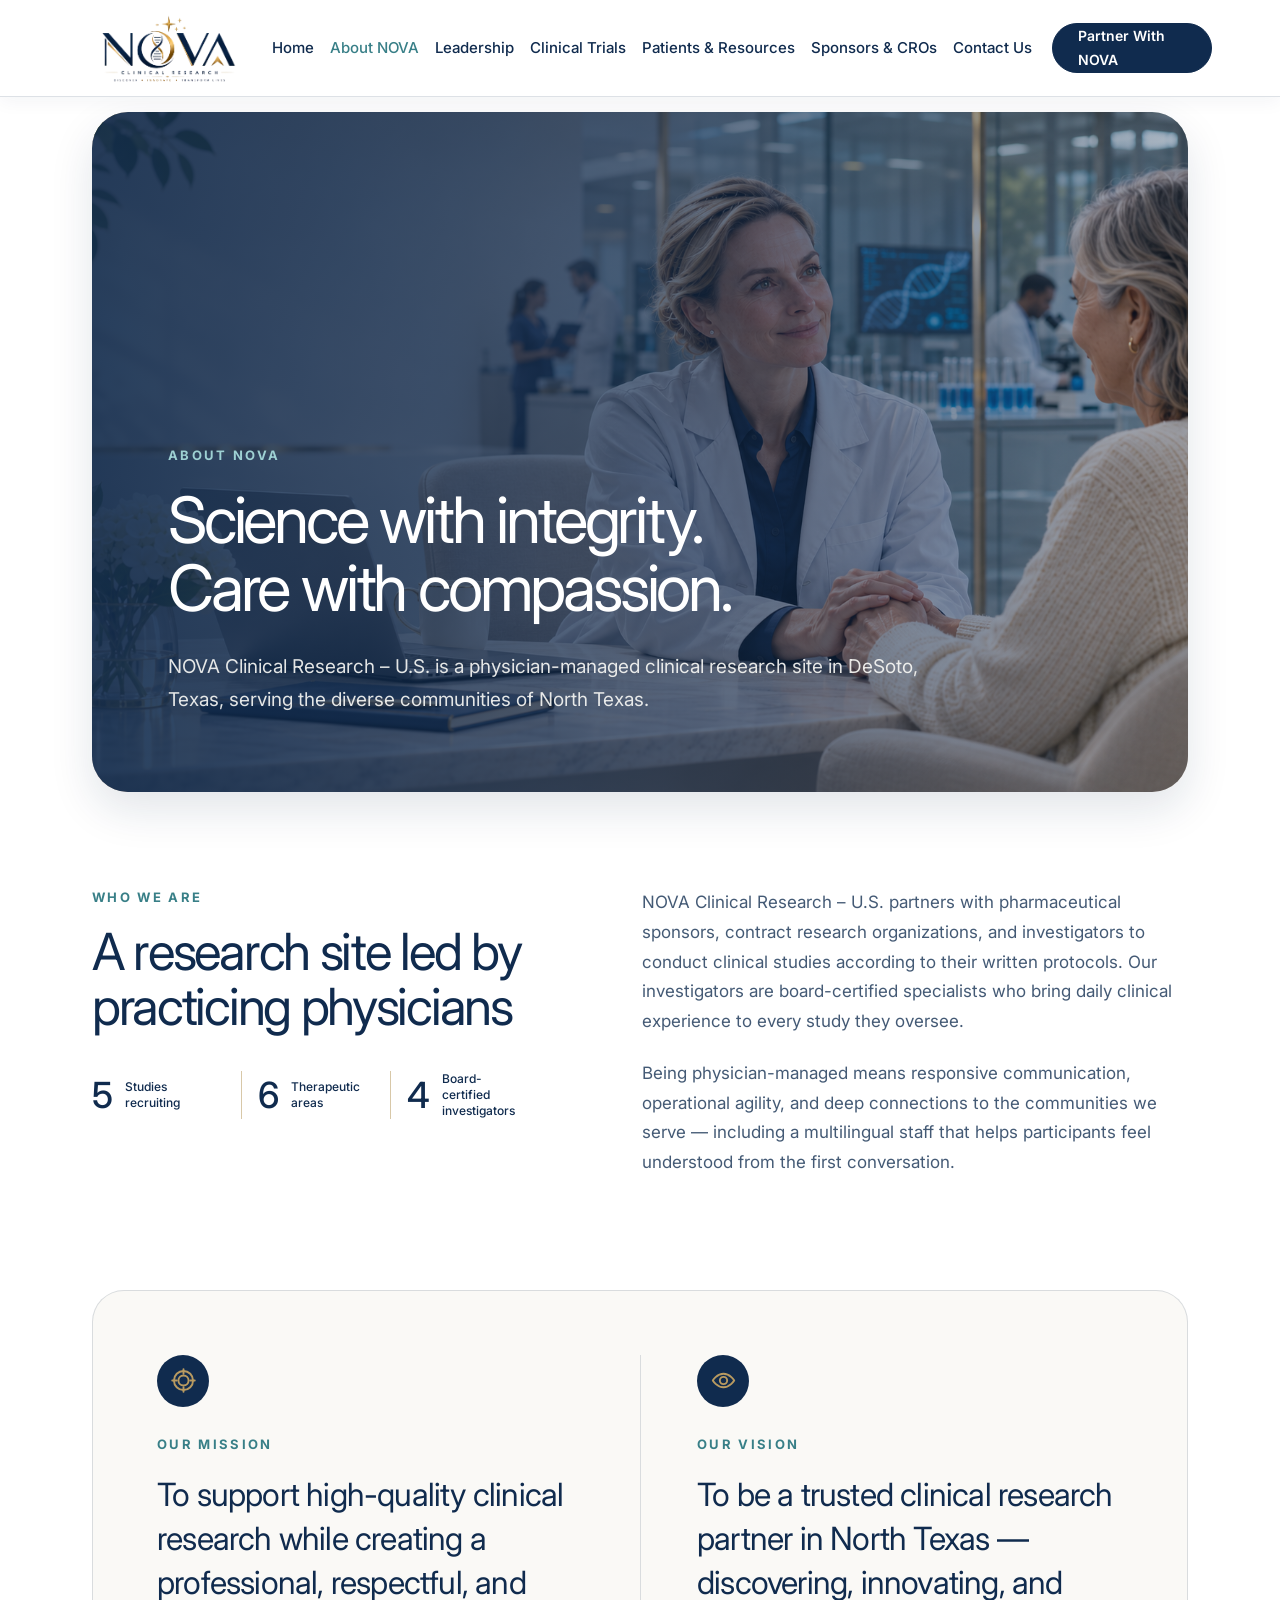
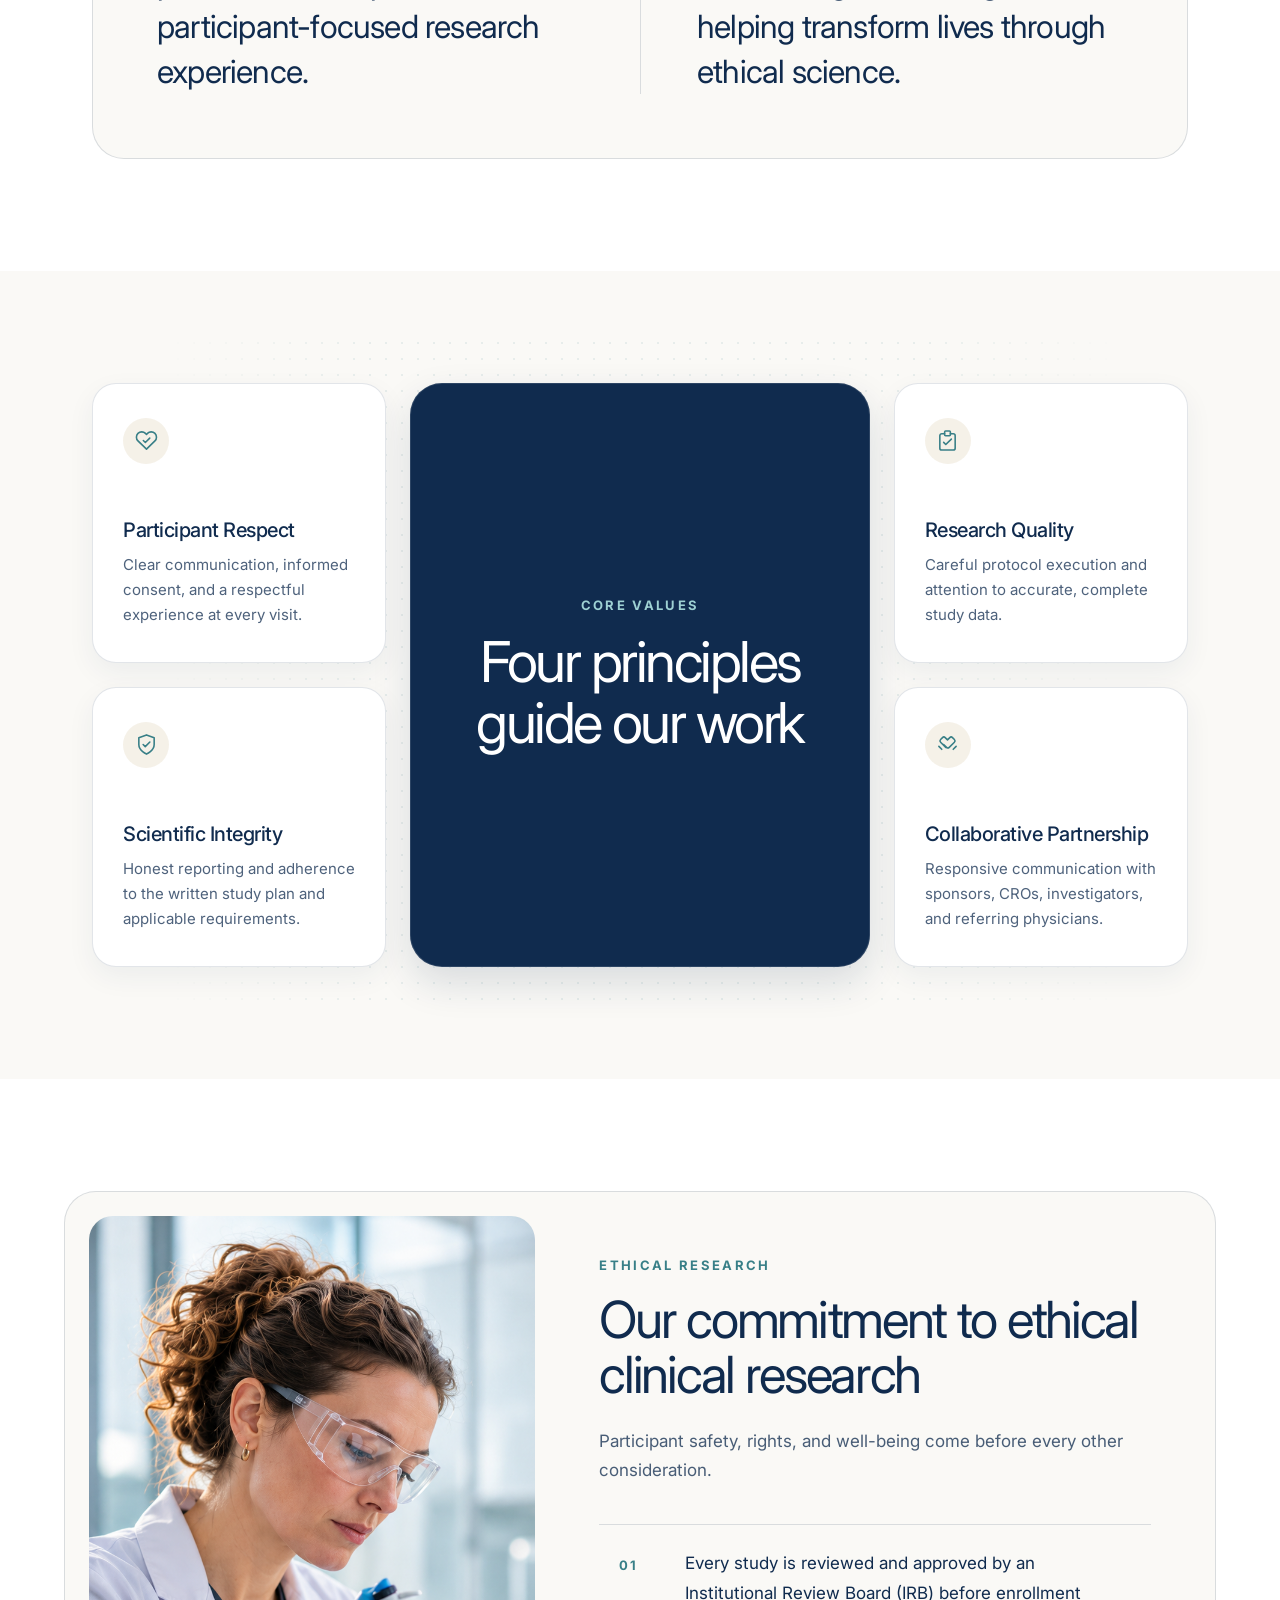
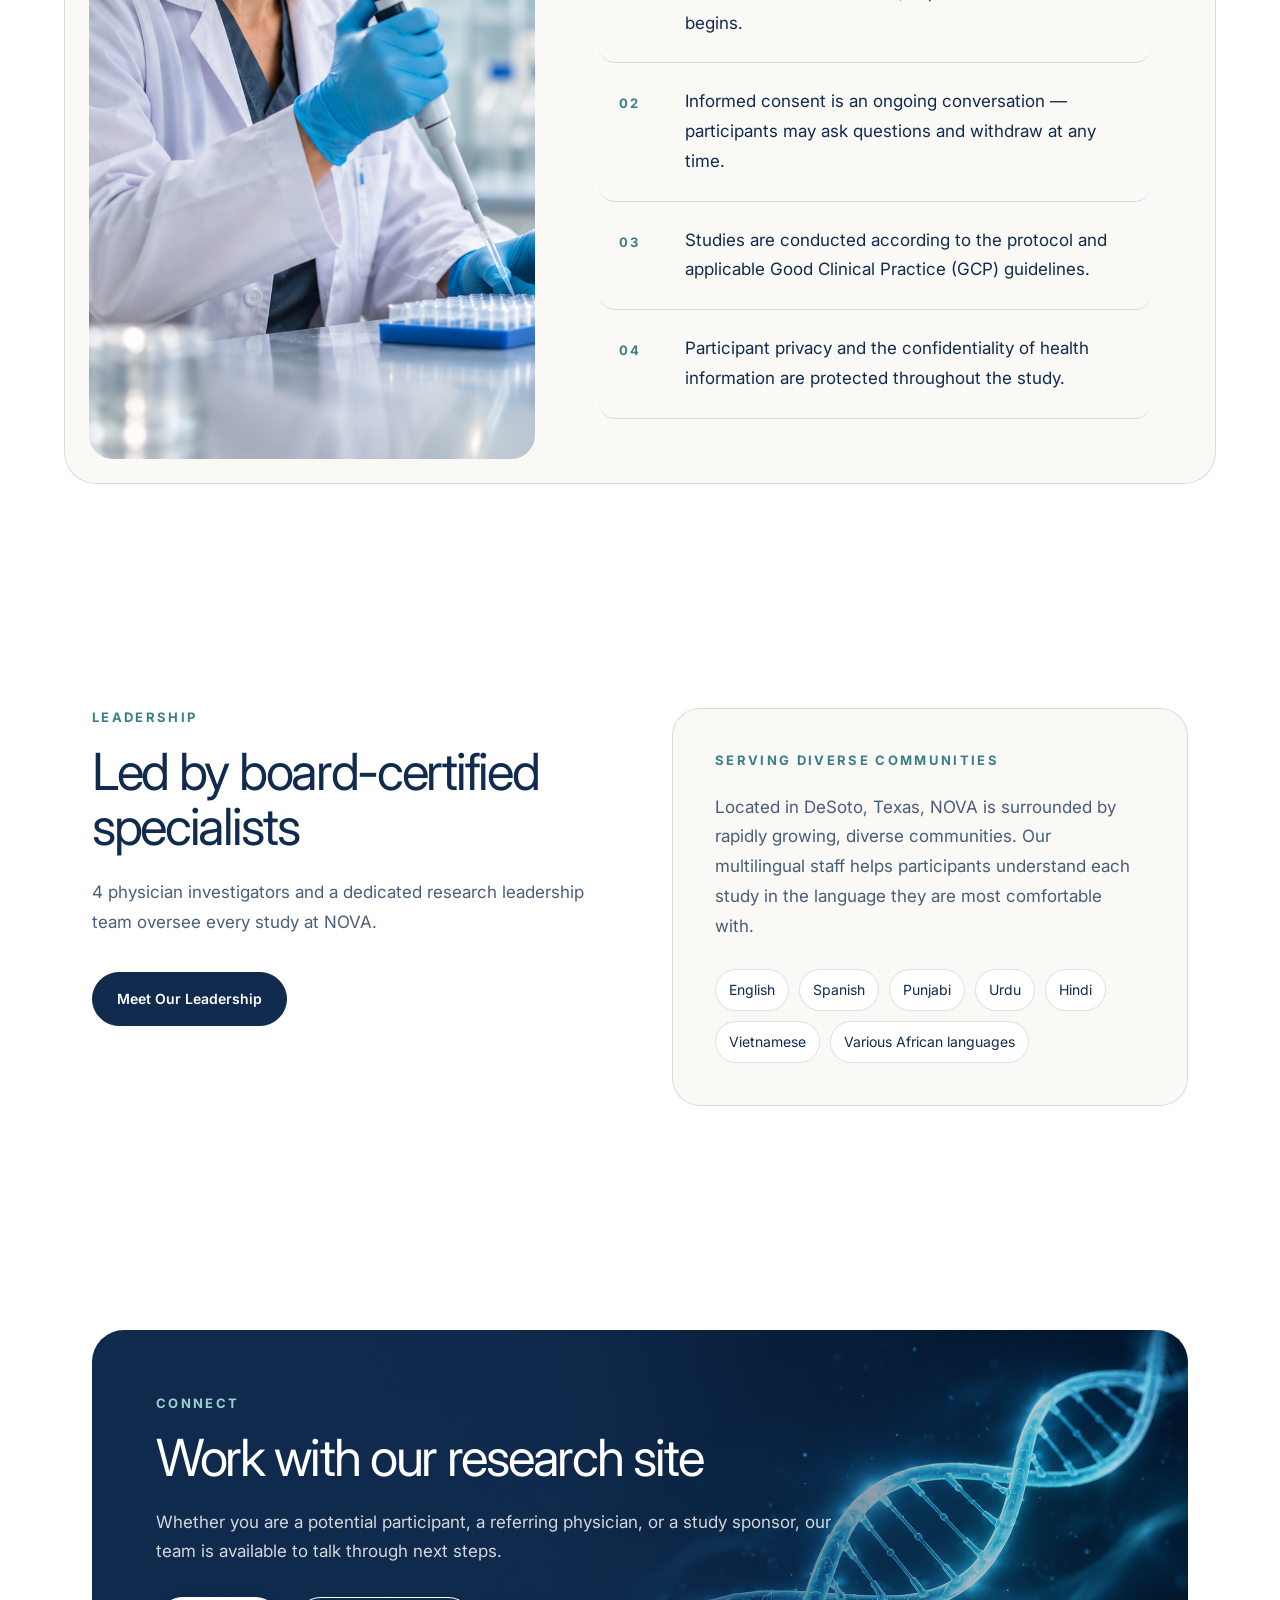
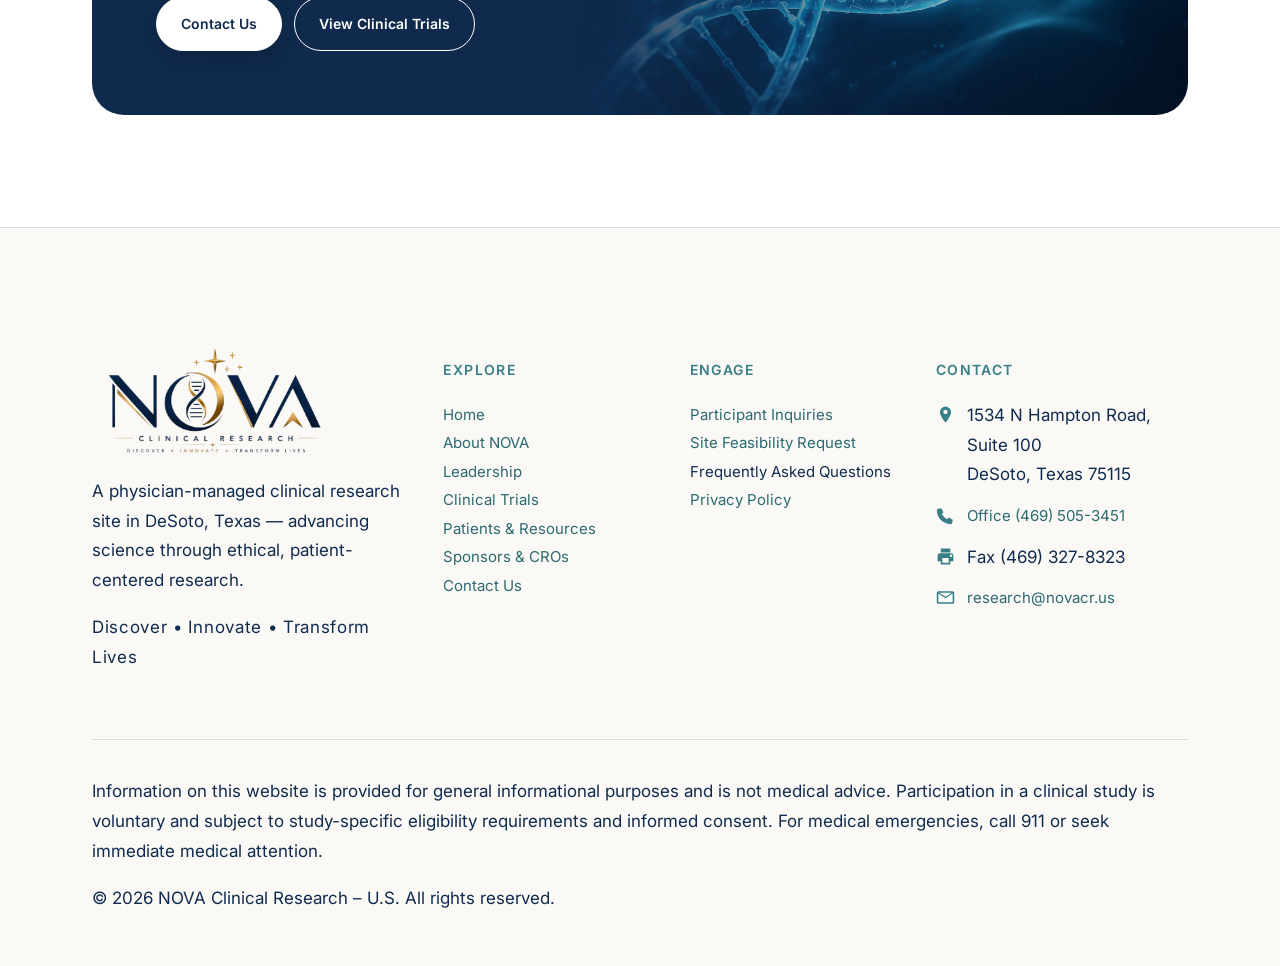
<file: about.html>
<!doctype html>
<html lang="en">
<head>
<meta charset="UTF-8">
<meta name="viewport" content="width=device-width, initial-scale=1">
<title>About NOVA | NOVA Clinical Research – U.S.</title>
<meta name="description" content="Learn who NOVA Clinical Research – U.S. is: our mission, vision, core values, and commitment to ethical clinical research in DeSoto, Texas.">
<link rel="preconnect" href="https://fonts.googleapis.com">
<link rel="preconnect" href="https://fonts.gstatic.com" crossorigin>
<link href="https://fonts.googleapis.com/css2?family=Inter:wght@400;500;600;700;800&display=swap" rel="stylesheet">
<link rel="stylesheet" href="styles.css">
</head>
<body class="about-page">
<header class="site-header">
<div class="container header-row">
<a class="logo" href="index.html" aria-label="NOVA Clinical Research homepage">
<img class="brand-logo brand-logo-default" src="assets/nova-logo-white-gold-transparent.png" alt="NOVA Clinical Research" width="1728" height="910">
<img class="brand-logo brand-logo-scroll" src="assets/nova-logo.webp" alt="" aria-hidden="true" width="720" height="359">
</a>
<button class="mobile-toggle" aria-label="Toggle navigation" aria-expanded="false" aria-controls="main-nav">
<span aria-hidden="true">☰</span>
</button>
<nav class="nav" id="main-nav" aria-label="Main navigation">
<a href="index.html">Home</a>
<a class="active" href="about.html">About NOVA</a>
<a href="leadership.html">Leadership</a>
<a href="clinical-trials.html">Clinical Trials</a>
<a href="patients.html">Patients &amp; Resources</a>
<a href="sponsors.html">Sponsors &amp; CROs</a>
<a href="contact.html">Contact Us</a>
</nav>
<a class="btn header-cta" href="sponsors.html">Partner With NOVA</a>
</div>
</header>
<main>
<section class="about-page-hero">
<div class="wrap">
<div class="about-page-hero-panel">
<div class="about-page-hero-copy">
<span class="about-page-eyebrow">About NOVA</span>
<h1>Science with integrity.<br>Care with compassion.</h1>
<p>NOVA Clinical Research – U.S. is a physician-managed clinical research site in DeSoto, Texas, serving the diverse communities of North Texas.</p>
</div>
</div>
</div>
</section>
<section class="about-who">
<div class="wrap">
<div class="about-two-column">
<div>
<span class="about-page-eyebrow">Who We Are</span>
<h2>A research site led by practicing physicians</h2>
<dl class="about-page-stats" aria-label="NOVA research at a glance">
<div><dd>5</dd><dt>Studies<br>recruiting</dt></div>
<div><dd>6</dd><dt>Therapeutic<br>areas</dt></div>
<div><dd>4</dd><dt>Board-certified<br>investigators</dt></div>
</dl>
</div>
<div class="about-body-copy">
<p>NOVA Clinical Research – U.S. partners with pharmaceutical sponsors, contract research organizations, and investigators to conduct clinical studies according to their written protocols. Our investigators are board-certified specialists who bring daily clinical experience to every study they oversee.</p>
<p>Being physician-managed means responsive communication, operational agility, and deep connections to the communities we serve — including a multilingual staff that helps participants feel understood from the first conversation.</p>
</div>
</div>
<div class="about-purpose-grid">
<article>
<span class="about-purpose-icon" aria-hidden="true"><svg viewBox="0 0 24 24" role="img"><circle cx="12" cy="12" r="8.5"/><circle cx="12" cy="12" r="4.5"/><path d="M12 2v4M22 12h-4M12 22v-4M2 12h4"/></svg></span>
<span class="about-page-eyebrow">Our Mission</span>
<p>To support high-quality clinical research while creating a professional, respectful, and participant-focused research experience.</p>
</article>
<article>
<span class="about-purpose-icon" aria-hidden="true"><svg viewBox="0 0 24 24" role="img"><path d="M2.5 12s3.5-6 9.5-6 9.5 6 9.5 6-3.5 6-9.5 6-9.5-6-9.5-6Z"/><circle cx="12" cy="12" r="3.25"/></svg></span>
<span class="about-page-eyebrow">Our Vision</span>
<p>To be a trusted clinical research partner in North Texas — discovering, innovating, and helping transform lives through ethical science.</p>
</article>
</div>
</div>
</section>
<section class="about-values">
<div class="wrap">
<div class="about-values-grid">
<div class="about-values-intro">
<span class="about-page-eyebrow">Core Values</span>
<h2>Four principles guide our work</h2>
</div>
<article>
<span class="value-icon" aria-hidden="true"><svg viewBox="0 0 24 24"><path d="M20.8 4.6a5.5 5.5 0 0 0-7.8 0L12 5.7l-1.1-1.1a5.5 5.5 0 0 0-7.8 7.8L12 21l8.8-8.6a5.5 5.5 0 0 0 0-7.8Z"/><path d="m8.7 12 2.1 2.1 4.6-4.6"/></svg></span>
<h3>Participant Respect</h3>
<p>Clear communication, informed consent, and a respectful experience at every visit.</p>
</article>
<article>
<span class="value-icon" aria-hidden="true"><svg viewBox="0 0 24 24"><path d="M9 5H6a2 2 0 0 0-2 2v13a2 2 0 0 0 2 2h12a2 2 0 0 0 2-2V7a2 2 0 0 0-2-2h-3"/><rect x="9" y="2" width="6" height="5" rx="1"/><path d="m8 14 2.2 2.2L16 10.5"/></svg></span>
<h3>Research Quality</h3>
<p>Careful protocol execution and attention to accurate, complete study data.</p>
</article>
<article>
<span class="value-icon" aria-hidden="true"><svg viewBox="0 0 24 24"><path d="M12 22s8-3.5 8-10V5l-8-3-8 3v7c0 6.5 8 10 8 10Z"/><path d="m8.5 12 2.2 2.2 4.8-4.8"/></svg></span>
<h3>Scientific Integrity</h3>
<p>Honest reporting and adherence to the written study plan and applicable requirements.</p>
</article>
<article>
<span class="value-icon" aria-hidden="true"><svg viewBox="0 0 24 24"><path d="m8 12 3 3a2 2 0 0 0 2.8 0l5.4-5.4a2 2 0 0 0 0-2.8l-2-2a2 2 0 0 0-2.8 0L12 7.2l-2.4-2.4a2 2 0 0 0-2.8 0l-2 2a2 2 0 0 0 0 2.8L10.2 15"/><path d="m3 14 3 3M21 14l-3 3"/></svg></span>
<h3>Collaborative Partnership</h3>
<p>Responsive communication with sponsors, CROs, investigators, and referring physicians.</p>
</article>
</div>
</div>
</section>
<section class="about-ethics">
<div class="wrap about-ethics-layout">
<div class="about-ethics-media">
<img src="assets/nova-clinician-pipetting.png" alt="Clinician pipetting samples in a laboratory" width="1124" height="1406" loading="lazy">
</div>
<div class="about-ethics-content">
<span class="about-page-eyebrow">Ethical Research</span>
<h2>Our commitment to ethical clinical research</h2>
<p>Participant safety, rights, and well-being come before every other consideration.</p>
<ol class="about-ethics-list">
<li>
<span>01</span>
<p>Every study is reviewed and approved by an Institutional Review Board (IRB) before enrollment begins.</p>
</li>
<li>
<span>02</span>
<p>Informed consent is an ongoing conversation — participants may ask questions and withdraw at any time.</p>
</li>
<li>
<span>03</span>
<p>Studies are conducted according to the protocol and applicable Good Clinical Practice (GCP) guidelines.</p>
</li>
<li>
<span>04</span>
<p>Participant privacy and the confidentiality of health information are protected throughout the study.</p>
</li>
</ol>
</div>
</div>
</section>
<section class="about-leadership">
<div class="wrap about-leadership-grid">
<div>
<span class="about-page-eyebrow">Leadership</span>
<h2>Led by board-certified specialists</h2>
<p>4 physician investigators and a dedicated research leadership team oversee every study at NOVA.</p>
<a class="btn" href="leadership.html">Meet Our Leadership</a>
</div>
<div class="about-communities">
<span class="about-page-eyebrow">Serving Diverse Communities</span>
<p>Located in DeSoto, Texas, NOVA is surrounded by rapidly growing, diverse communities. Our multilingual staff helps participants understand each study in the language they are most comfortable with.</p>
<ul>
<li>English</li>
<li>Spanish</li>
<li>Punjabi</li>
<li>Urdu</li>
<li>Hindi</li>
<li>Vietnamese</li>
<li>Various African languages</li>
</ul>
</div>
</div>
</section>
<section class="about-connect">
<div class="wrap">
<div class="about-connect-panel">
<div>
<span class="about-page-eyebrow">Connect</span>
<h2>Work with our research site</h2>
<p>Whether you are a potential participant, a referring physician, or a study sponsor, our team is available to talk through next steps.</p>
<div class="about-connect-actions">
<a class="btn" href="contact.html">Contact Us</a>
<a class="btn outline" href="clinical-trials.html">View Clinical Trials</a>
</div>
</div>
</div>
</div>
</section>
</main>
<footer id="contact">
<div class="wrap">
<div class="footer-grid">
<div>
<a class="footer-logo" href="index.html" aria-label="NOVA Clinical Research homepage">
<img class="brand-logo" src="assets/nova-logo.webp" alt="NOVA Clinical Research" width="720" height="359" loading="lazy">
</a>
<p>A physician-managed clinical research site in DeSoto, Texas — advancing science through ethical, patient-centered research.</p>
<p class="brand-motto">Discover • Innovate • Transform Lives</p>
</div>
<div>
<h4>Explore</h4>
<a href="index.html">Home</a>
<a href="about.html">About NOVA</a>
<a href="leadership.html">Leadership</a>
<a href="clinical-trials.html">Clinical Trials</a>
<a href="patients.html">Patients &amp; Resources</a>
<a href="sponsors.html">Sponsors &amp; CROs</a>
<a href="contact.html">Contact Us</a>
</div>
<div>
<h4>Engage</h4>
<a href="contact.html?type=participant#form">Participant Inquiries</a>
<a href="contact.html?type=sponsor#form">Site Feasibility Request</a>
<span class="footer-text">Frequently Asked Questions</span>
<a href="privacy.html">Privacy Policy</a>
</div>
<div class="footer-contact">
<h4>Contact</h4>
<p class="footer-contact-item">
<span class="footer-contact-icon icon-location" aria-hidden="true"></span>
<span>1534 N Hampton Road, Suite 100<br>DeSoto, Texas 75115</span>
</p>
<a class="footer-contact-item" href="tel:+14695053451">
<span class="footer-contact-icon icon-phone" aria-hidden="true"></span>
<span>Office (469) 505-3451</span>
</a>
<p class="footer-contact-item">
<span class="footer-contact-icon icon-fax" aria-hidden="true"></span>
<span>Fax (469) 327-8323</span>
</p>
<a class="footer-contact-item" href="mailto:research@novacr.us">
<span class="footer-contact-icon icon-email" aria-hidden="true"></span>
<span>research@novacr.us</span>
</a>
</div>
</div>
<div class="copyright">
<p>Information on this website is provided for general informational purposes and is not medical advice. Participation in a clinical study is voluntary and subject to study-specific eligibility requirements and informed consent. For medical emergencies, call 911 or seek immediate medical attention.</p>
<p>© 2026 NOVA Clinical Research – U.S. All rights reserved.</p>
</div>
</div>
</footer>
<script src="header.js" defer>
</script>
<script src="interactions.js" defer>
</script>
</body>
</html>
</file>
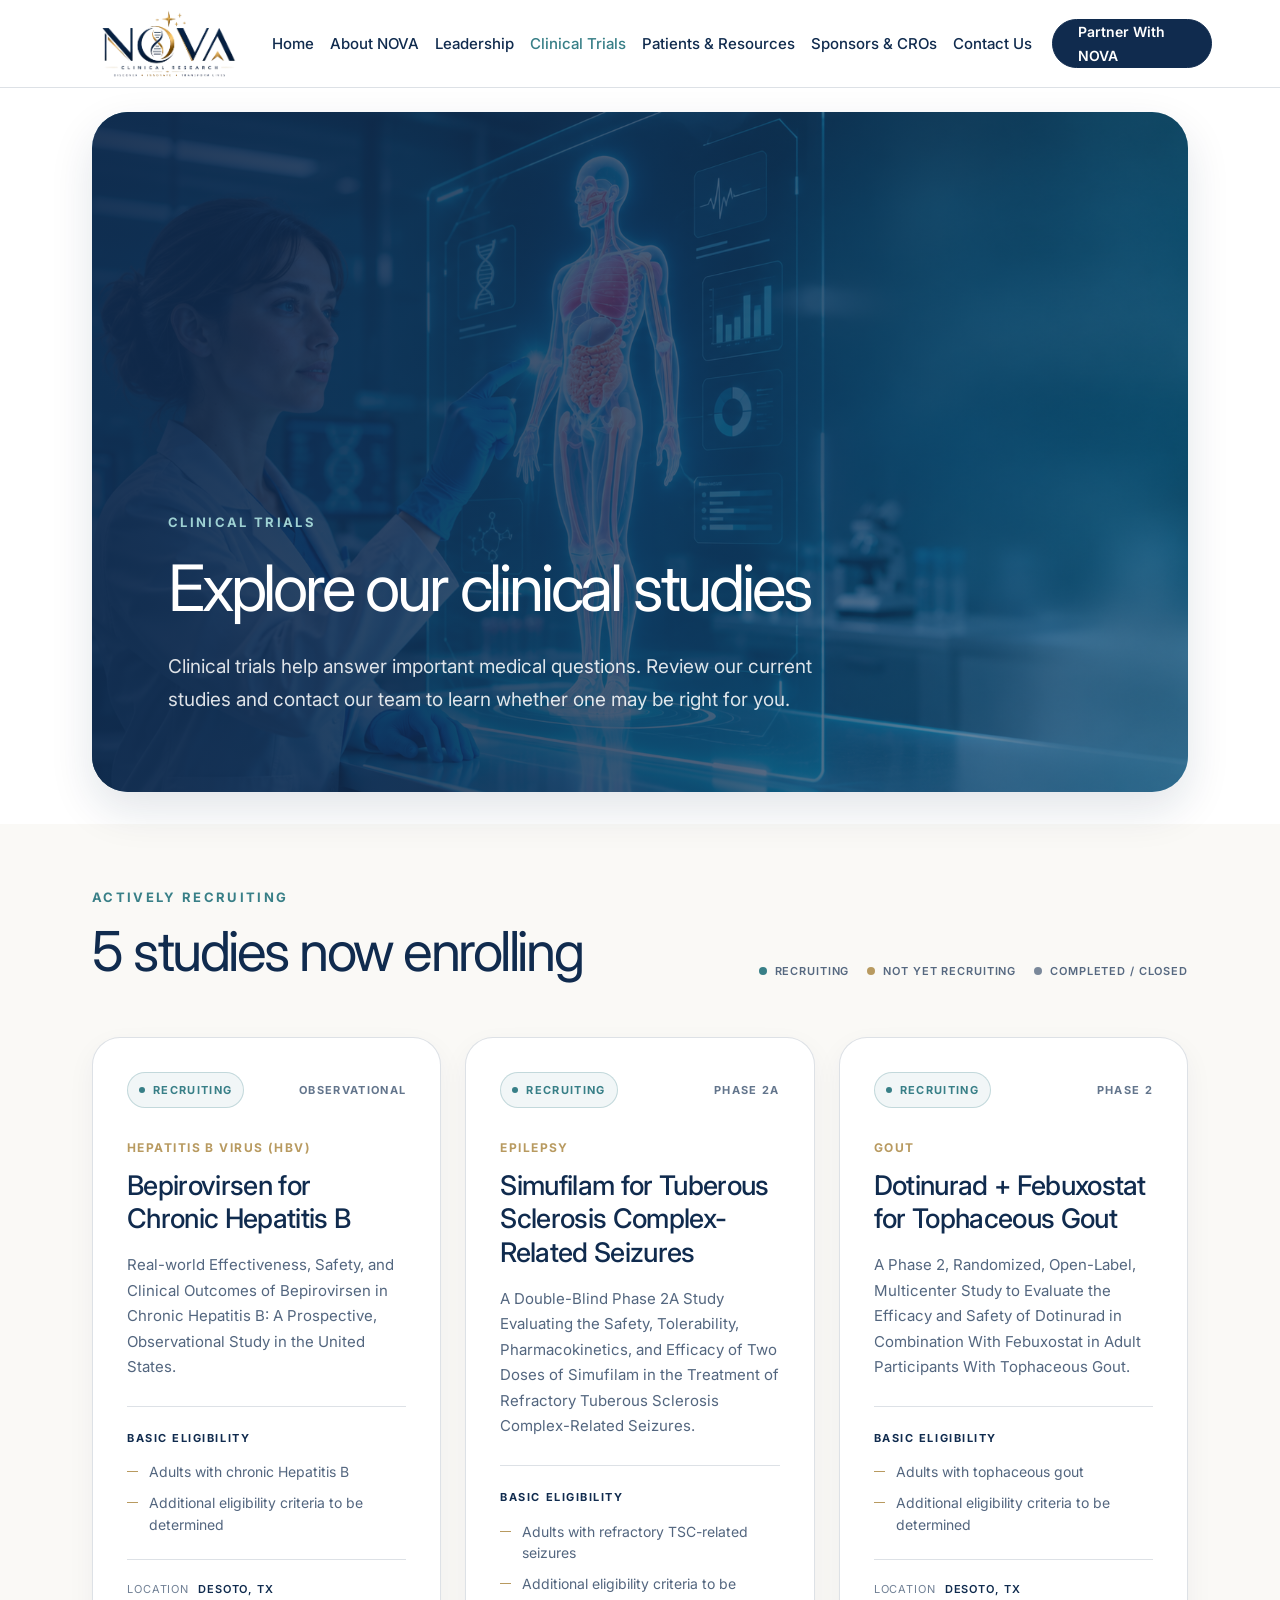
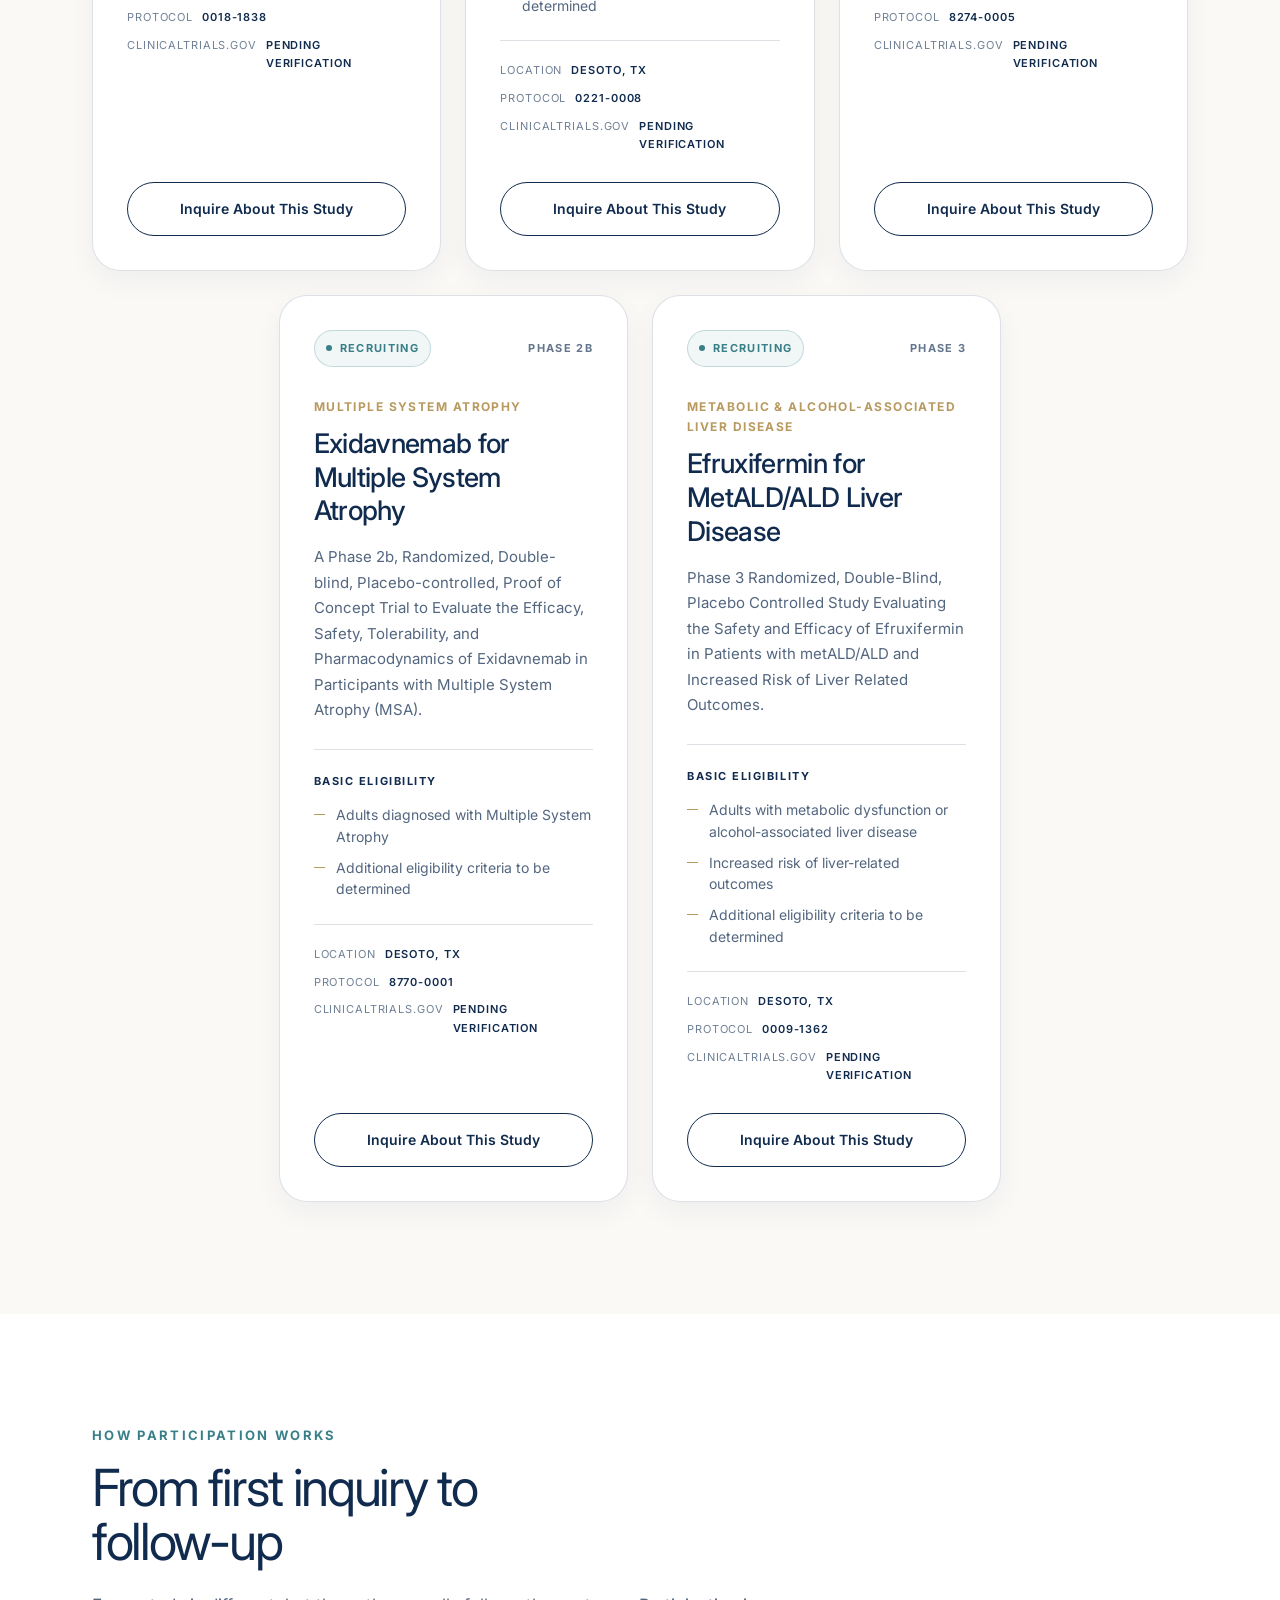
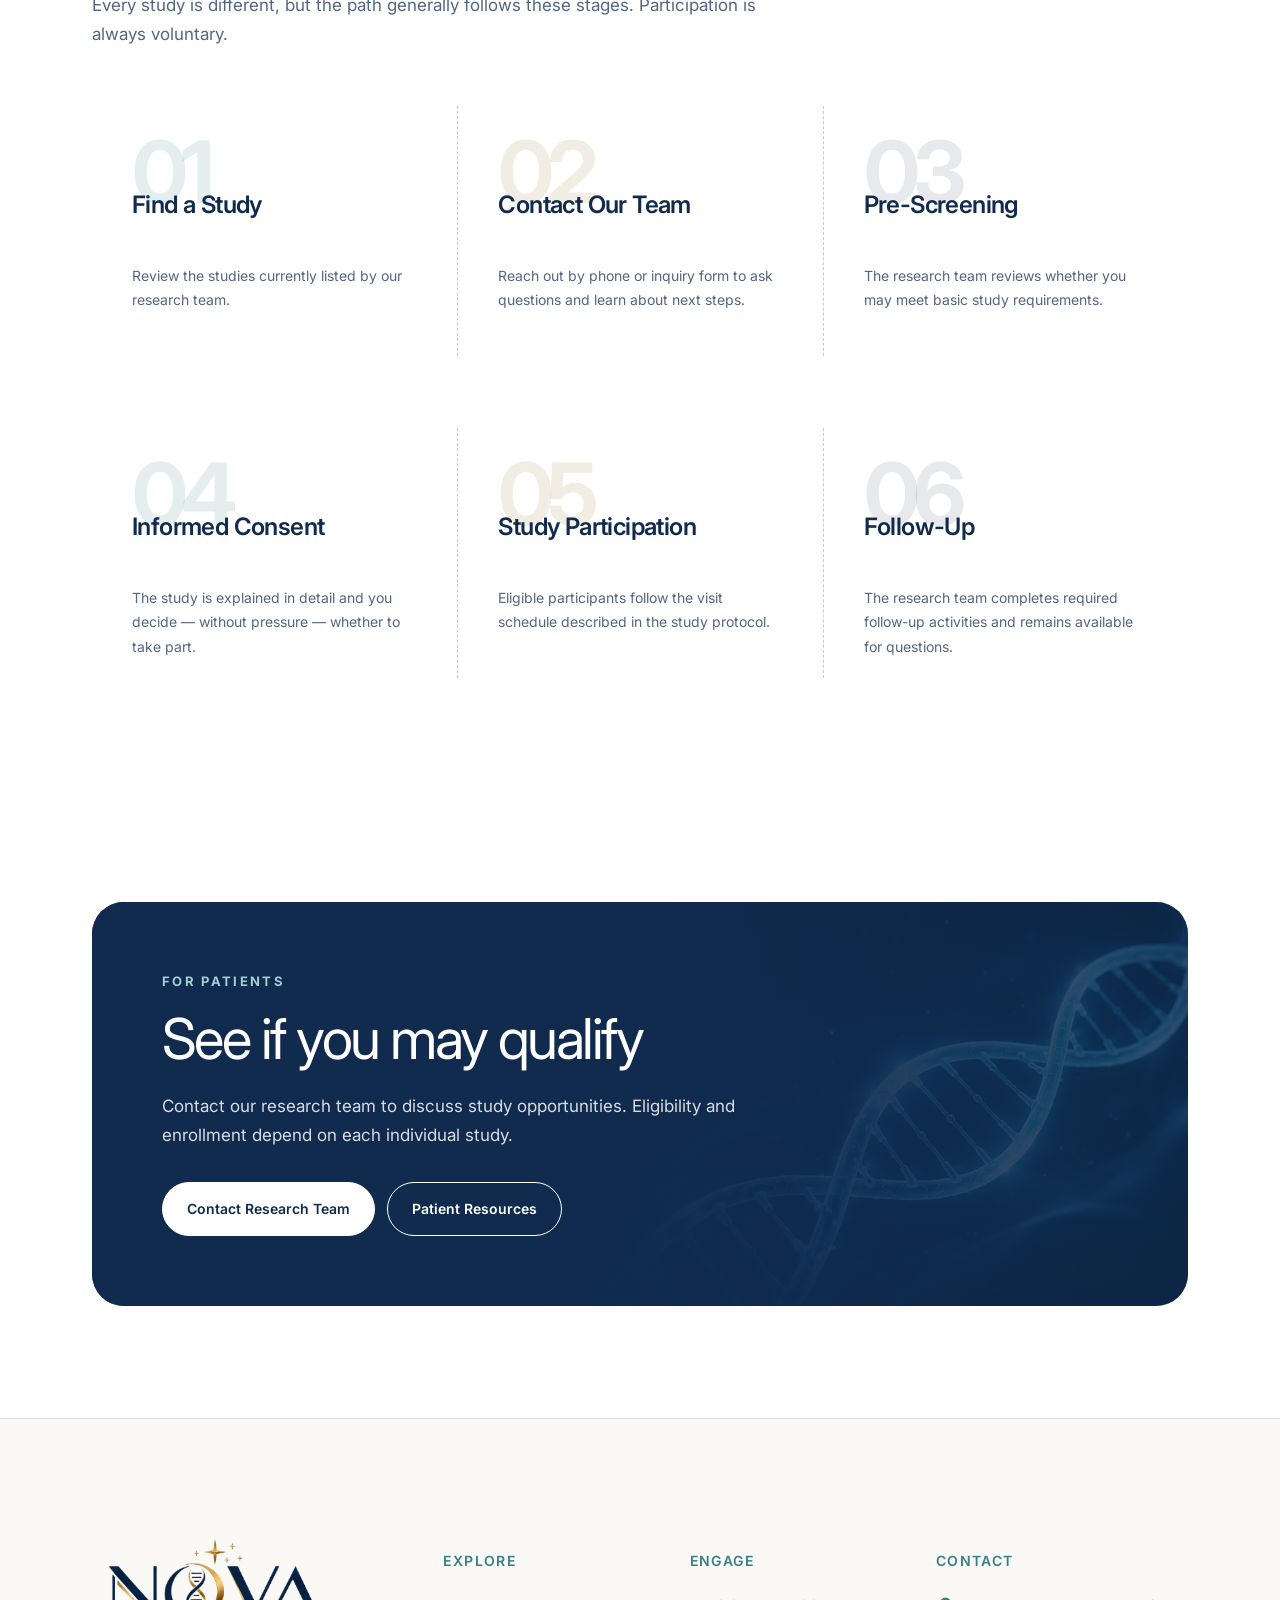
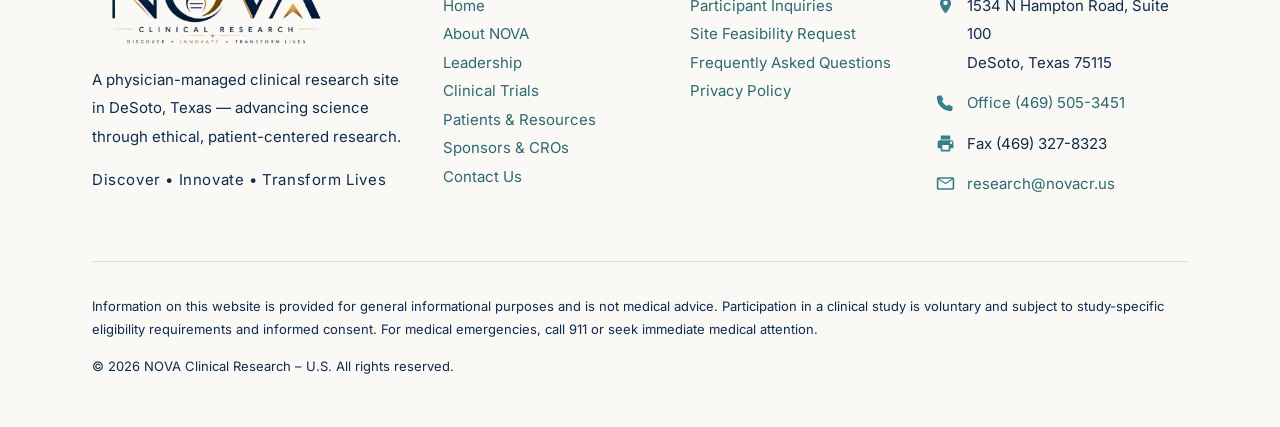
<file: clinical-trials.html>
<!doctype html>
<html lang="en">
<head>
<meta charset="UTF-8">
<meta name="viewport" content="width=device-width, initial-scale=1">
<title>Clinical Trials | NOVA Clinical Research – U.S.</title>
<meta name="description" content="Currently recruiting clinical trials at NOVA Clinical Research – U.S. in DeSoto, Texas, including neurology, hepatology, gout, and liver disease studies.">
<link rel="preconnect" href="https://fonts.googleapis.com">
<link rel="preconnect" href="https://fonts.gstatic.com" crossorigin>
<link href="https://fonts.googleapis.com/css2?family=Inter:wght@400;500;600;700;800&display=swap" rel="stylesheet">
<link rel="stylesheet" href="styles.css">
</head>
<body class="trials-page">
<header class="site-header">
<div class="container header-row">
<a class="logo" href="index.html" aria-label="NOVA Clinical Research homepage"><img class="brand-logo brand-logo-default" src="assets/nova-logo-white-gold-transparent.png" alt="NOVA Clinical Research" width="1728" height="910"><img class="brand-logo brand-logo-scroll" src="assets/nova-logo.webp" alt="" aria-hidden="true" width="720" height="359"></a>
<button class="mobile-toggle" aria-label="Toggle navigation" aria-expanded="false" aria-controls="main-nav"><span aria-hidden="true">&#9776;</span></button>
<nav class="nav" id="main-nav" aria-label="Main navigation"><a href="index.html">Home</a><a href="about.html">About NOVA</a><a href="leadership.html">Leadership</a><a class="active" href="clinical-trials.html">Clinical Trials</a><a href="patients.html">Patients &amp; Resources</a><a href="sponsors.html">Sponsors &amp; CROs</a><a href="contact.html">Contact Us</a></nav>
<a class="btn header-cta" href="sponsors.html">Partner With NOVA</a>
</div>
</header>
<main>
<section class="trials-hero" aria-labelledby="trials-title">
<div class="wrap"><div class="trials-hero-panel"><div class="trials-hero-copy"><span class="leadership-kicker">Clinical Trials</span><h1 id="trials-title">Explore our clinical studies</h1><p>Clinical trials help answer important medical questions. Review our current studies and contact our team to learn whether one may be right for you.</p></div></div></div>
</section>

<section class="trials-list" aria-labelledby="recruiting-title">
<div class="wrap">
<header class="trials-section-head"><div><span class="leadership-kicker">Actively Recruiting</span><h2 id="recruiting-title">5 studies now enrolling</h2></div><ul class="trials-legend" aria-label="Status legend"><li><i class="is-recruiting"></i>Recruiting</li><li><i class="is-pending"></i>Not yet recruiting</li><li><i class="is-closed"></i>Completed / closed</li></ul></header>
<div class="trial-cards">
<article class="trial-card"><div class="trial-card-top"><span class="trial-status">Recruiting</span><span>Observational</span></div><span class="trial-area">Hepatitis B Virus (HBV)</span><h3>Bepirovirsen for Chronic Hepatitis B</h3><p>Real-world Effectiveness, Safety, and Clinical Outcomes of Bepirovirsen in Chronic Hepatitis B: A Prospective, Observational Study in the United States.</p><div class="trial-eligibility"><h4>Basic eligibility</h4><ul><li>Adults with chronic Hepatitis B</li><li>Additional eligibility criteria to be determined</li></ul></div><dl><div><dt>Location</dt><dd>DeSoto, TX</dd></div><div><dt>Protocol</dt><dd>0018-1838</dd></div><div><dt>ClinicalTrials.gov</dt><dd>Pending verification</dd></div></dl><a class="btn outline" href="contact.html?type=participant#form">Inquire About This Study</a></article>
<article class="trial-card"><div class="trial-card-top"><span class="trial-status">Recruiting</span><span>Phase 2a</span></div><span class="trial-area">Epilepsy</span><h3>Simufilam for Tuberous Sclerosis Complex-Related Seizures</h3><p>A Double-Blind Phase 2A Study Evaluating the Safety, Tolerability, Pharmacokinetics, and Efficacy of Two Doses of Simufilam in the Treatment of Refractory Tuberous Sclerosis Complex-Related Seizures.</p><div class="trial-eligibility"><h4>Basic eligibility</h4><ul><li>Adults with refractory TSC-related seizures</li><li>Additional eligibility criteria to be determined</li></ul></div><dl><div><dt>Location</dt><dd>DeSoto, TX</dd></div><div><dt>Protocol</dt><dd>0221-0008</dd></div><div><dt>ClinicalTrials.gov</dt><dd>Pending verification</dd></div></dl><a class="btn outline" href="contact.html?type=participant#form">Inquire About This Study</a></article>
<article class="trial-card"><div class="trial-card-top"><span class="trial-status">Recruiting</span><span>Phase 2</span></div><span class="trial-area">Gout</span><h3>Dotinurad + Febuxostat for Tophaceous Gout</h3><p>A Phase 2, Randomized, Open-Label, Multicenter Study to Evaluate the Efficacy and Safety of Dotinurad in Combination With Febuxostat in Adult Participants With Tophaceous Gout.</p><div class="trial-eligibility"><h4>Basic eligibility</h4><ul><li>Adults with tophaceous gout</li><li>Additional eligibility criteria to be determined</li></ul></div><dl><div><dt>Location</dt><dd>DeSoto, TX</dd></div><div><dt>Protocol</dt><dd>8274-0005</dd></div><div><dt>ClinicalTrials.gov</dt><dd>Pending verification</dd></div></dl><a class="btn outline" href="contact.html?type=participant#form">Inquire About This Study</a></article>
<article class="trial-card"><div class="trial-card-top"><span class="trial-status">Recruiting</span><span>Phase 2b</span></div><span class="trial-area">Multiple System Atrophy</span><h3>Exidavnemab for Multiple System Atrophy</h3><p>A Phase 2b, Randomized, Double-blind, Placebo-controlled, Proof of Concept Trial to Evaluate the Efficacy, Safety, Tolerability, and Pharmacodynamics of Exidavnemab in Participants with Multiple System Atrophy (MSA).</p><div class="trial-eligibility"><h4>Basic eligibility</h4><ul><li>Adults diagnosed with Multiple System Atrophy</li><li>Additional eligibility criteria to be determined</li></ul></div><dl><div><dt>Location</dt><dd>DeSoto, TX</dd></div><div><dt>Protocol</dt><dd>8770-0001</dd></div><div><dt>ClinicalTrials.gov</dt><dd>Pending verification</dd></div></dl><a class="btn outline" href="contact.html?type=participant#form">Inquire About This Study</a></article>
<article class="trial-card"><div class="trial-card-top"><span class="trial-status">Recruiting</span><span>Phase 3</span></div><span class="trial-area">Metabolic &amp; Alcohol-Associated Liver Disease</span><h3>Efruxifermin for MetALD/ALD Liver Disease</h3><p>Phase 3 Randomized, Double-Blind, Placebo Controlled Study Evaluating the Safety and Efficacy of Efruxifermin in Patients with metALD/ALD and Increased Risk of Liver Related Outcomes.</p><div class="trial-eligibility"><h4>Basic eligibility</h4><ul><li>Adults with metabolic dysfunction or alcohol-associated liver disease</li><li>Increased risk of liver-related outcomes</li><li>Additional eligibility criteria to be determined</li></ul></div><dl><div><dt>Location</dt><dd>DeSoto, TX</dd></div><div><dt>Protocol</dt><dd>0009-1362</dd></div><div><dt>ClinicalTrials.gov</dt><dd>Pending verification</dd></div></dl><a class="btn outline" href="contact.html?type=participant#form">Inquire About This Study</a></article>
</div>
</div>
</section>

<section class="participation" aria-labelledby="participation-title"><div class="wrap"><header class="trials-section-head"><div><span class="leadership-kicker">How Participation Works</span><h2 id="participation-title">From first inquiry to<br>follow-up</h2><p>Every study is different, but the path generally follows these stages. Participation is always voluntary.</p></div></header><ol class="participation-steps"><li><span>Step 01</span><h3>Find a Study</h3><p>Review the studies currently listed by our research team.</p></li><li><span>Step 02</span><h3>Contact Our Team</h3><p>Reach out by phone or inquiry form to ask questions and learn about next steps.</p></li><li><span>Step 03</span><h3>Pre-Screening</h3><p>The research team reviews whether you may meet basic study requirements.</p></li><li><span>Step 04</span><h3>Informed Consent</h3><p>The study is explained in detail and you decide — without pressure — whether to take part.</p></li><li><span>Step 05</span><h3>Study Participation</h3><p>Eligible participants follow the visit schedule described in the study protocol.</p></li><li><span>Step 06</span><h3>Follow-Up</h3><p>The research team completes required follow-up activities and remains available for questions.</p></li></ol></div></section>

<section class="trials-cta"><div class="wrap"><div class="trials-cta-panel"><span class="leadership-kicker">For Patients</span><h2>See if you may qualify</h2><p>Contact our research team to discuss study opportunities. Eligibility and enrollment depend on each individual study.</p><div><a class="btn" href="contact.html?type=participant#form">Contact Research Team</a><a class="btn btn-outline" href="patients.html">Patient Resources</a></div></div></div></section>
</main>
<footer id="contact"><div class="wrap"><div class="footer-grid"><div><a class="footer-logo" href="index.html" aria-label="NOVA Clinical Research homepage"><img class="brand-logo" src="assets/nova-logo.webp" alt="NOVA Clinical Research" width="720" height="359" loading="lazy"></a><p>A physician-managed clinical research site in DeSoto, Texas — advancing science through ethical, patient-centered research.</p><p class="brand-motto">Discover • Innovate • Transform Lives</p></div><div><h4>Explore</h4><a href="index.html">Home</a><a href="about.html">About NOVA</a><a href="leadership.html">Leadership</a><a href="clinical-trials.html">Clinical Trials</a><a href="patients.html">Patients &amp; Resources</a><a href="sponsors.html">Sponsors &amp; CROs</a><a href="contact.html">Contact Us</a></div><div><h4>Engage</h4><a href="contact.html?type=participant#form">Participant Inquiries</a><a href="contact.html?type=sponsor#form">Site Feasibility Request</a><a href="patients.html#faq">Frequently Asked Questions</a><a href="privacy.html">Privacy Policy</a></div><div class="footer-contact"><h4>Contact</h4><p class="footer-contact-item"><span class="footer-contact-icon icon-location" aria-hidden="true"></span><span>1534 N Hampton Road, Suite 100<br>DeSoto, Texas 75115</span></p><a class="footer-contact-item" href="tel:+14695053451"><span class="footer-contact-icon icon-phone" aria-hidden="true"></span><span>Office (469) 505-3451</span></a><p class="footer-contact-item"><span class="footer-contact-icon icon-fax" aria-hidden="true"></span><span>Fax (469) 327-8323</span></p><a class="footer-contact-item" href="mailto:research@novacr.us"><span class="footer-contact-icon icon-email" aria-hidden="true"></span><span>research@novacr.us</span></a></div></div><div class="copyright"><p>Information on this website is provided for general informational purposes and is not medical advice. Participation in a clinical study is voluntary and subject to study-specific eligibility requirements and informed consent. For medical emergencies, call 911 or seek immediate medical attention.</p><p>© 2026 NOVA Clinical Research – U.S. All rights reserved.</p></div></div></footer>
<script src="header.js"></script><script src="interactions.js"></script>
</body>
</html>
</file>
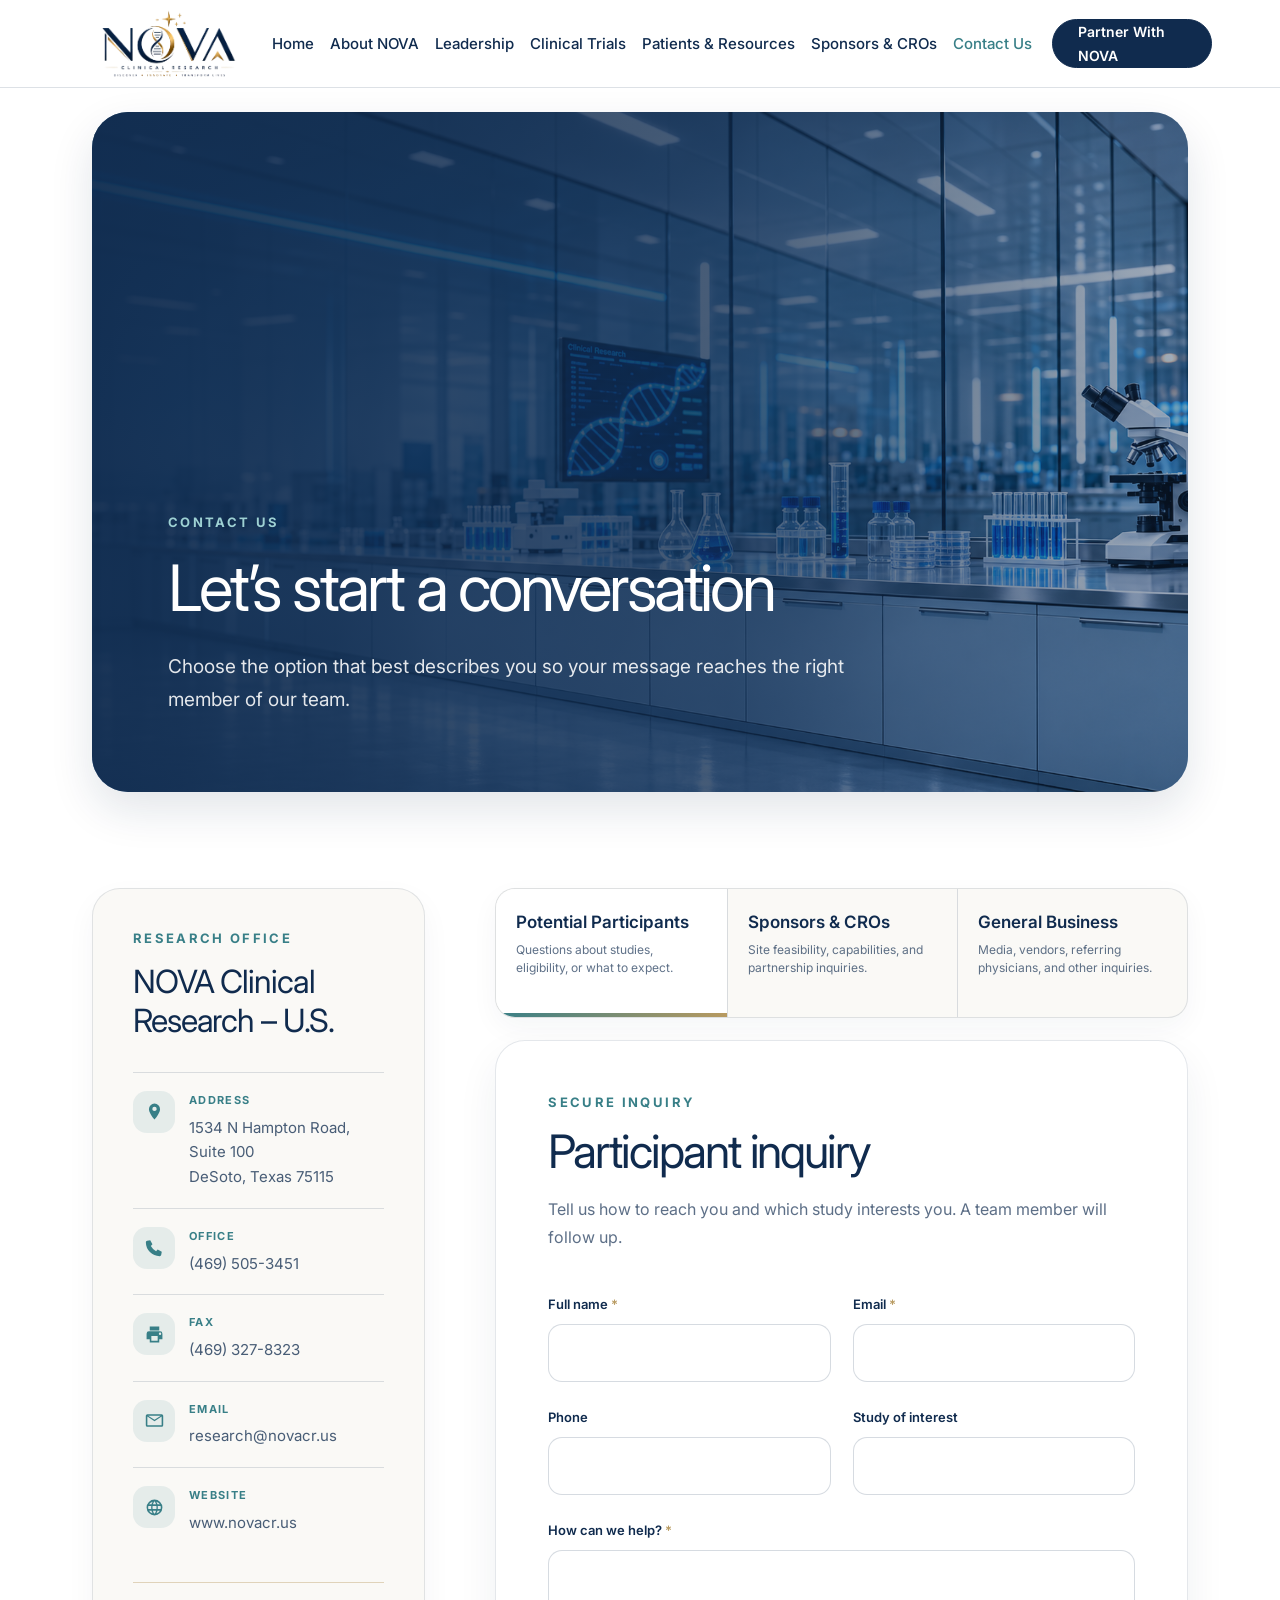
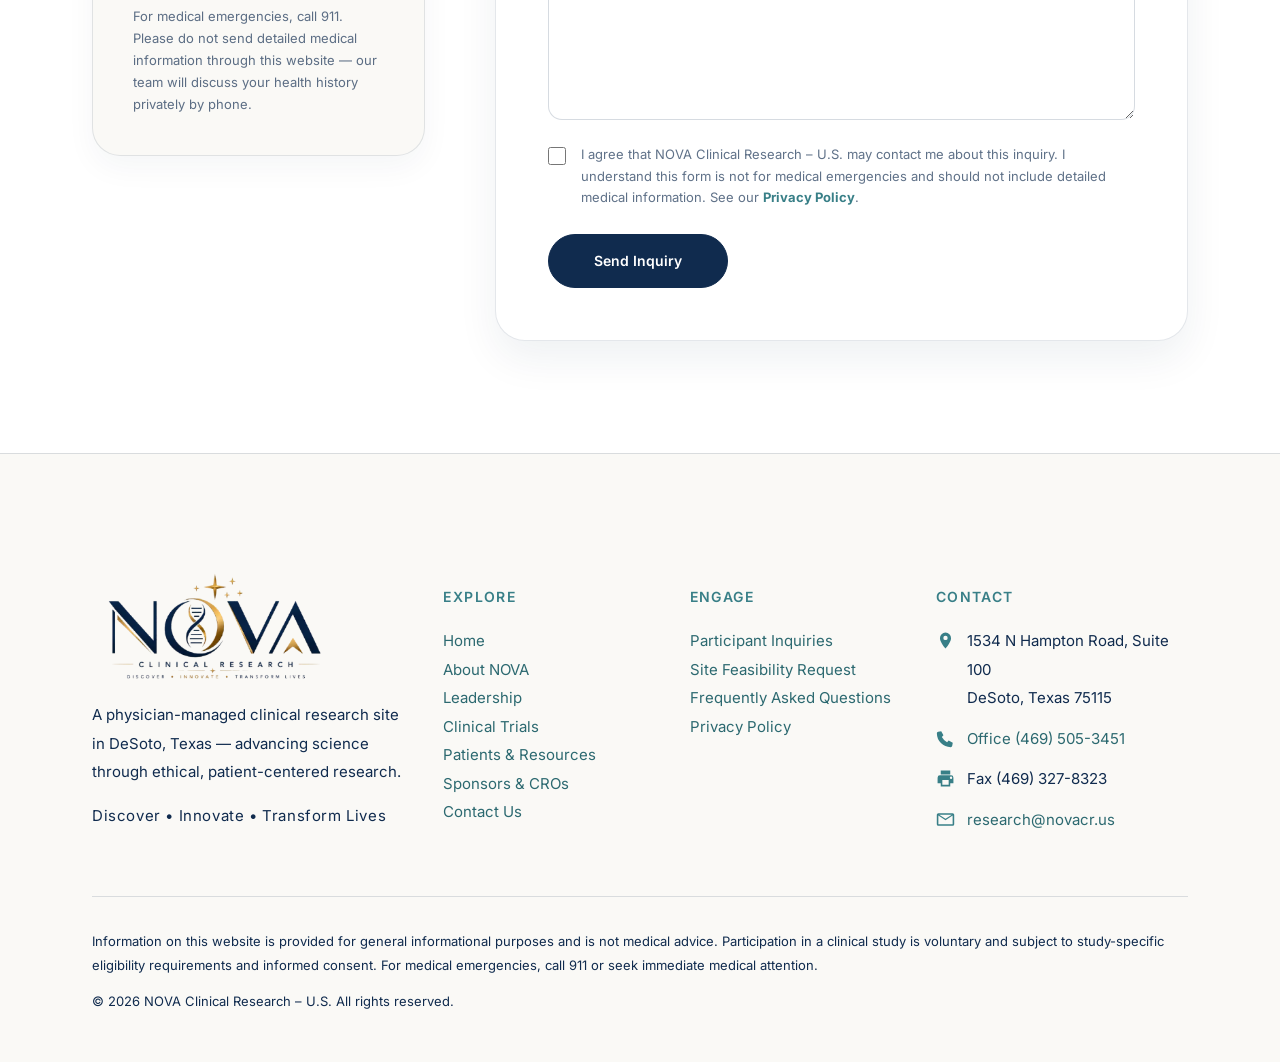
<file: contact.html>
<!doctype html>
<html lang="en">
<head>
<meta charset="UTF-8">
<meta name="viewport" content="width=device-width, initial-scale=1">
<title>Contact Us | NOVA Clinical Research – U.S.</title>
<meta name="description" content="Contact NOVA Clinical Research – U.S. for participant, sponsor, CRO, and general business inquiries.">
<link rel="preconnect" href="https://fonts.googleapis.com">
<link rel="preconnect" href="https://fonts.gstatic.com" crossorigin>
<link href="https://fonts.googleapis.com/css2?family=Inter:wght@400;500;600;700;800&amp;display=swap" rel="stylesheet">
<link rel="stylesheet" href="styles.css">
</head>
<body class="contact-page">
<header class="site-header">
<div class="container header-row">
<a class="logo" href="index.html" aria-label="NOVA Clinical Research homepage"><img class="brand-logo brand-logo-default" src="assets/nova-logo-white-gold-transparent.png" alt="NOVA Clinical Research" width="1728" height="910"><img class="brand-logo brand-logo-scroll" src="assets/nova-logo.webp" alt="" aria-hidden="true" width="720" height="359"></a>
<button class="mobile-toggle" aria-label="Toggle navigation" aria-expanded="false" aria-controls="main-nav"><span aria-hidden="true">&#9776;</span></button>
<nav class="nav" id="main-nav" aria-label="Main navigation"><a href="index.html">Home</a><a href="about.html">About NOVA</a><a href="leadership.html">Leadership</a><a href="clinical-trials.html">Clinical Trials</a><a href="patients.html">Patients &amp; Resources</a><a href="sponsors.html">Sponsors &amp; CROs</a><a class="active" href="contact.html" aria-current="page">Contact Us</a></nav>
<a class="btn header-cta" href="sponsors.html">Partner With NOVA</a>
</div>
</header>

<main>
<section class="contact-hero" aria-labelledby="contact-title">
<div class="wrap"><div class="contact-hero-panel"><div class="contact-hero-copy"><span class="leadership-kicker">Contact Us</span><h1 id="contact-title">Let’s start a conversation</h1><p>Choose the option that best describes you so your message reaches the right member of our team.</p></div></div></div>
</section>

<section class="contact-enquiries" aria-label="Contact inquiry options">
<div class="wrap">
<div class="contact-layout" id="form">
<aside class="contact-office">
<span class="leadership-kicker">Research Office</span>
<h2>NOVA Clinical Research – U.S.</h2>
<dl>
<div><span class="contact-office-icon" aria-hidden="true"><i class="footer-contact-icon icon-location"></i></span><dt>Address</dt><dd>1534 N Hampton Road, Suite 100<br>DeSoto, Texas 75115</dd></div>
<div><span class="contact-office-icon" aria-hidden="true"><i class="footer-contact-icon icon-phone"></i></span><dt>Office</dt><dd><a href="tel:+14695053451">(469) 505-3451</a></dd></div>
<div><span class="contact-office-icon" aria-hidden="true"><i class="footer-contact-icon icon-fax"></i></span><dt>Fax</dt><dd>(469) 327-8323</dd></div>
<div><span class="contact-office-icon" aria-hidden="true"><i class="footer-contact-icon icon-email"></i></span><dt>Email</dt><dd><a href="mailto:research@novacr.us">research@novacr.us</a></dd></div>
<div><span class="contact-office-icon" aria-hidden="true"><i class="footer-contact-icon icon-website"></i></span><dt>Website</dt><dd><a href="https://www.novacr.us">www.novacr.us</a></dd></div>
</dl>
<p>For medical emergencies, call 911. Please do not send detailed medical information through this website — our team will discuss your health history privately by phone.</p>
</aside>

<div class="contact-forms">
<div class="contact-type-tabs" role="tablist" aria-label="Inquiry type">
<button class="contact-type is-active" id="participant-tab" type="button" role="tab" aria-selected="true" aria-controls="participant-panel" data-contact-type="participant"><span><strong>Potential Participants</strong><small>Questions about studies, eligibility, or what to expect.</small></span></button>
<button class="contact-type" id="sponsor-tab" type="button" role="tab" aria-selected="false" aria-controls="sponsor-panel" data-contact-type="sponsor"><span><strong>Sponsors &amp; CROs</strong><small>Site feasibility, capabilities, and partnership inquiries.</small></span></button>
<button class="contact-type" id="general-tab" type="button" role="tab" aria-selected="false" aria-controls="general-panel" data-contact-type="general"><span><strong>General Business</strong><small>Media, vendors, referring physicians, and other inquiries.</small></span></button>
</div>
<section class="contact-form-panel is-active" id="participant-panel" role="tabpanel" aria-labelledby="participant-tab" data-contact-panel="participant">
<header><span class="leadership-kicker">Secure inquiry</span><h2>Participant inquiry</h2><p>Tell us how to reach you and which study interests you. A team member will follow up.</p></header>
<form action="#" method="post">
<div class="contact-field"><label for="participant-name">Full name <span>*</span></label><input id="participant-name" name="full-name" type="text" autocomplete="name" required></div>
<div class="contact-field"><label for="participant-email">Email <span>*</span></label><input id="participant-email" name="email" type="email" autocomplete="email" required></div>
<div class="contact-field"><label for="participant-phone">Phone</label><input id="participant-phone" name="phone" type="tel" autocomplete="tel"></div>
<div class="contact-field"><label for="participant-study">Study of interest</label><input id="participant-study" name="study" type="text"></div>
<div class="contact-field contact-field-wide"><label for="participant-message">How can we help? <span>*</span></label><textarea id="participant-message" name="message" rows="5" required></textarea></div>
<label class="contact-consent"><input type="checkbox" name="consent" required><span>I agree that NOVA Clinical Research – U.S. may contact me about this inquiry. I understand this form is not for medical emergencies and should not include detailed medical information. See our <a href="privacy.html">Privacy Policy</a>.</span></label>
<button class="btn" type="submit">Send Inquiry</button>
</form>
</section>

<section class="contact-form-panel" id="sponsor-panel" role="tabpanel" aria-labelledby="sponsor-tab" data-contact-panel="sponsor" hidden>
<header><span class="leadership-kicker">Secure inquiry</span><h2>Site feasibility request</h2><p>Share study details and our research leadership will respond to discuss feasibility.</p></header>
<form action="#" method="post">
<div class="contact-field"><label for="sponsor-name">Full name <span>*</span></label><input id="sponsor-name" name="full-name" type="text" autocomplete="name" required></div>
<div class="contact-field"><label for="sponsor-email">Email <span>*</span></label><input id="sponsor-email" name="email" type="email" autocomplete="email" required></div>
<div class="contact-field"><label for="sponsor-phone">Phone</label><input id="sponsor-phone" name="phone" type="tel" autocomplete="tel"></div>
<div class="contact-field"><label for="sponsor-company">Company / CRO <span>*</span></label><input id="sponsor-company" name="company" type="text" autocomplete="organization" required></div>
<div class="contact-field contact-field-wide"><label for="sponsor-details">Study details <span>*</span></label><textarea id="sponsor-details" name="study-details" rows="5" required></textarea></div>
<label class="contact-consent"><input type="checkbox" name="consent" required><span>I agree that NOVA Clinical Research – U.S. may contact me about this inquiry. I understand this form is not for medical emergencies and should not include detailed medical information. See our <a href="privacy.html">Privacy Policy</a>.</span></label>
<button class="btn" type="submit">Request Feasibility Assessment</button>
</form>
</section>

<section class="contact-form-panel" id="general-panel" role="tabpanel" aria-labelledby="general-tab" data-contact-panel="general" hidden>
<header><span class="leadership-kicker">Secure inquiry</span><h2>General inquiry</h2><p>For business, media, vendor, or physician referral questions.</p></header>
<form action="#" method="post">
<div class="contact-field"><label for="general-name">Full name <span>*</span></label><input id="general-name" name="full-name" type="text" autocomplete="name" required></div>
<div class="contact-field"><label for="general-email">Email <span>*</span></label><input id="general-email" name="email" type="email" autocomplete="email" required></div>
<div class="contact-field"><label for="general-phone">Phone</label><input id="general-phone" name="phone" type="tel" autocomplete="tel"></div>
<div class="contact-field"><label for="general-organization">Organization</label><input id="general-organization" name="organization" type="text" autocomplete="organization"></div>
<div class="contact-field contact-field-wide"><label for="general-message">Message <span>*</span></label><textarea id="general-message" name="message" rows="5" required></textarea></div>
<label class="contact-consent"><input type="checkbox" name="consent" required><span>I agree that NOVA Clinical Research – U.S. may contact me about this inquiry. I understand this form is not for medical emergencies and should not include detailed medical information. See our <a href="privacy.html">Privacy Policy</a>.</span></label>
<button class="btn" type="submit">Send Inquiry</button>
</form>
</section>
</div>
</div>
</div>
</section>
</main>

<footer id="contact-footer"><div class="wrap"><div class="footer-grid"><div><a class="footer-logo" href="index.html" aria-label="NOVA Clinical Research homepage"><img class="brand-logo" src="assets/nova-logo.webp" alt="NOVA Clinical Research" width="720" height="359" loading="lazy"></a><p>A physician-managed clinical research site in DeSoto, Texas — advancing science through ethical, patient-centered research.</p><p class="brand-motto">Discover • Innovate • Transform Lives</p></div><div><h4>Explore</h4><a href="index.html">Home</a><a href="about.html">About NOVA</a><a href="leadership.html">Leadership</a><a href="clinical-trials.html">Clinical Trials</a><a href="patients.html">Patients &amp; Resources</a><a href="sponsors.html">Sponsors &amp; CROs</a><a href="contact.html">Contact Us</a></div><div><h4>Engage</h4><a href="contact.html?type=participant#form">Participant Inquiries</a><a href="contact.html?type=sponsor#form">Site Feasibility Request</a><a href="patients.html#faq">Frequently Asked Questions</a><a href="privacy.html">Privacy Policy</a></div><div class="footer-contact"><h4>Contact</h4><p class="footer-contact-item"><span class="footer-contact-icon icon-location" aria-hidden="true"></span><span>1534 N Hampton Road, Suite 100<br>DeSoto, Texas 75115</span></p><a class="footer-contact-item" href="tel:+14695053451"><span class="footer-contact-icon icon-phone" aria-hidden="true"></span><span>Office (469) 505-3451</span></a><p class="footer-contact-item"><span class="footer-contact-icon icon-fax" aria-hidden="true"></span><span>Fax (469) 327-8323</span></p><a class="footer-contact-item" href="mailto:research@novacr.us"><span class="footer-contact-icon icon-email" aria-hidden="true"></span><span>research@novacr.us</span></a></div></div><div class="copyright"><p>Information on this website is provided for general informational purposes and is not medical advice. Participation in a clinical study is voluntary and subject to study-specific eligibility requirements and informed consent. For medical emergencies, call 911 or seek immediate medical attention.</p><p>© 2026 NOVA Clinical Research – U.S. All rights reserved.</p></div></div></footer>
<script src="header.js" defer></script>
<script src="interactions.js" defer></script>
<script src="contact.js" defer></script>
</body>
</html>
</file>
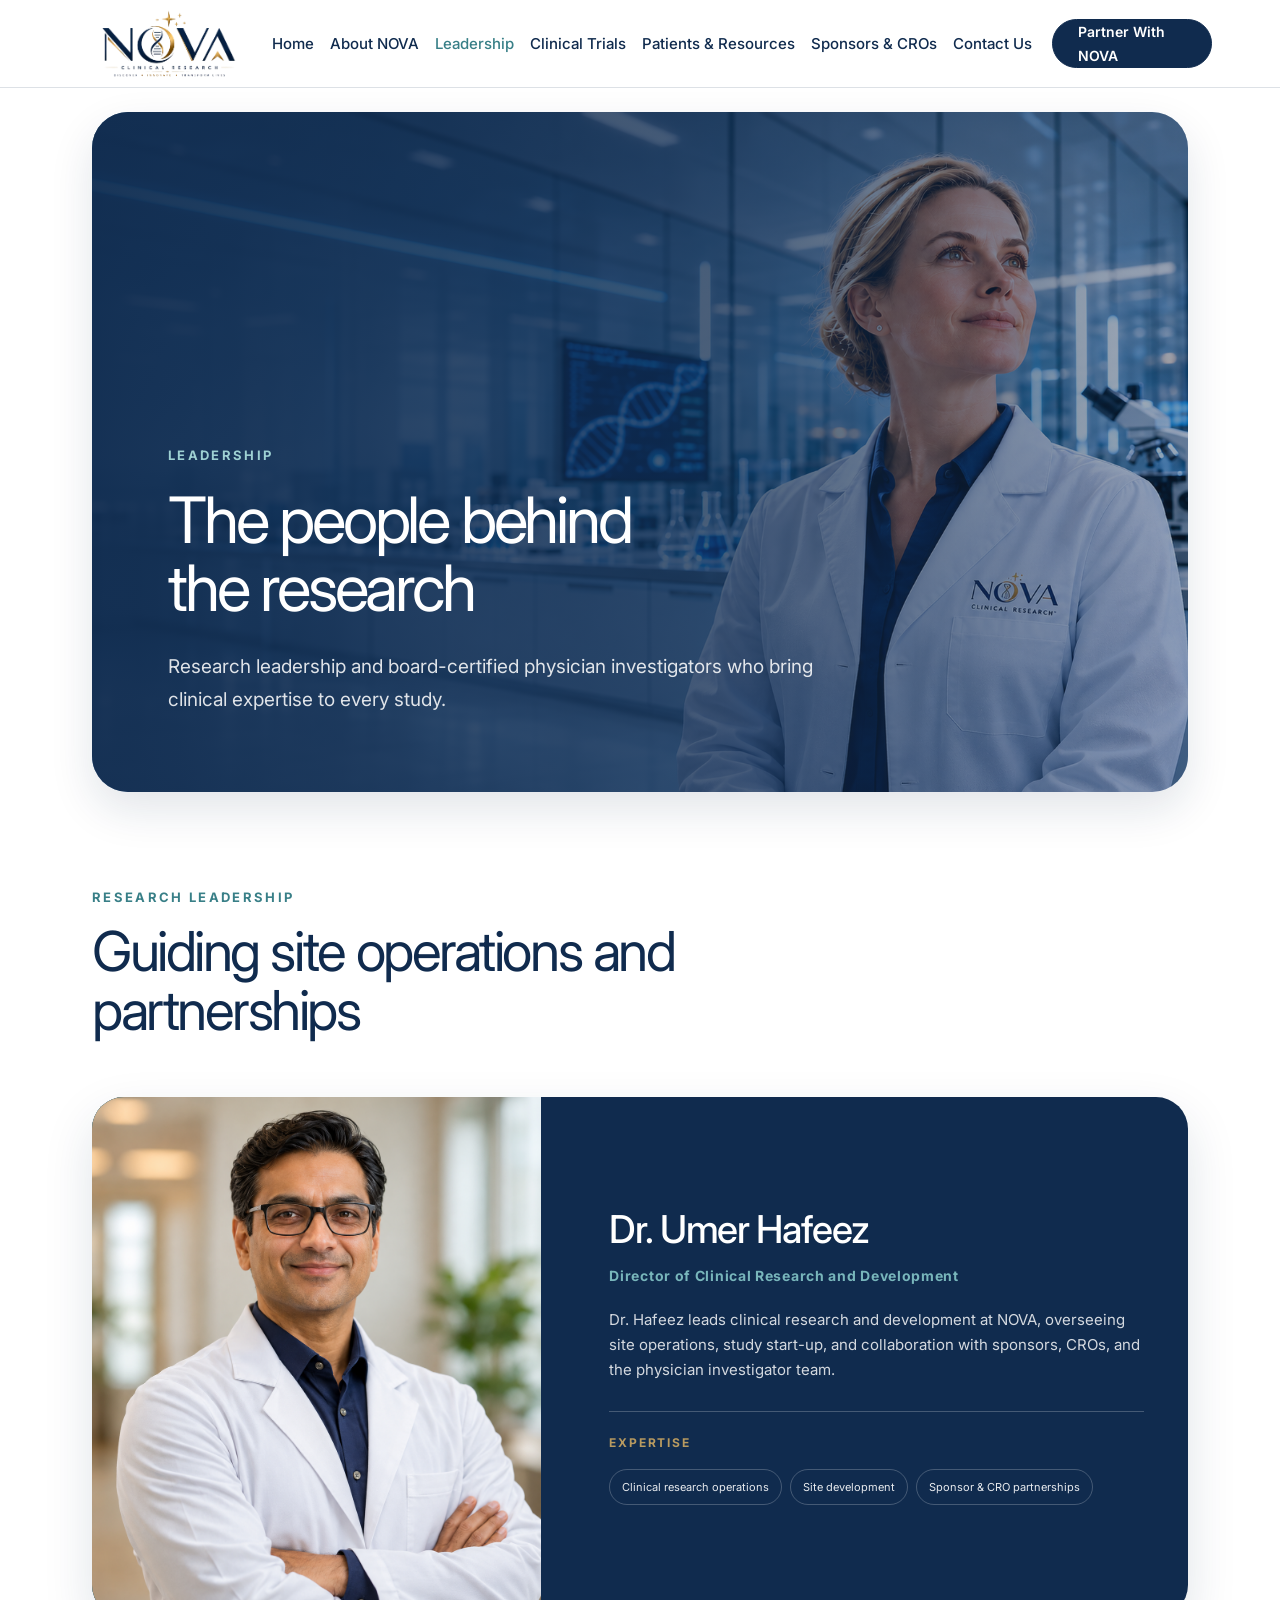
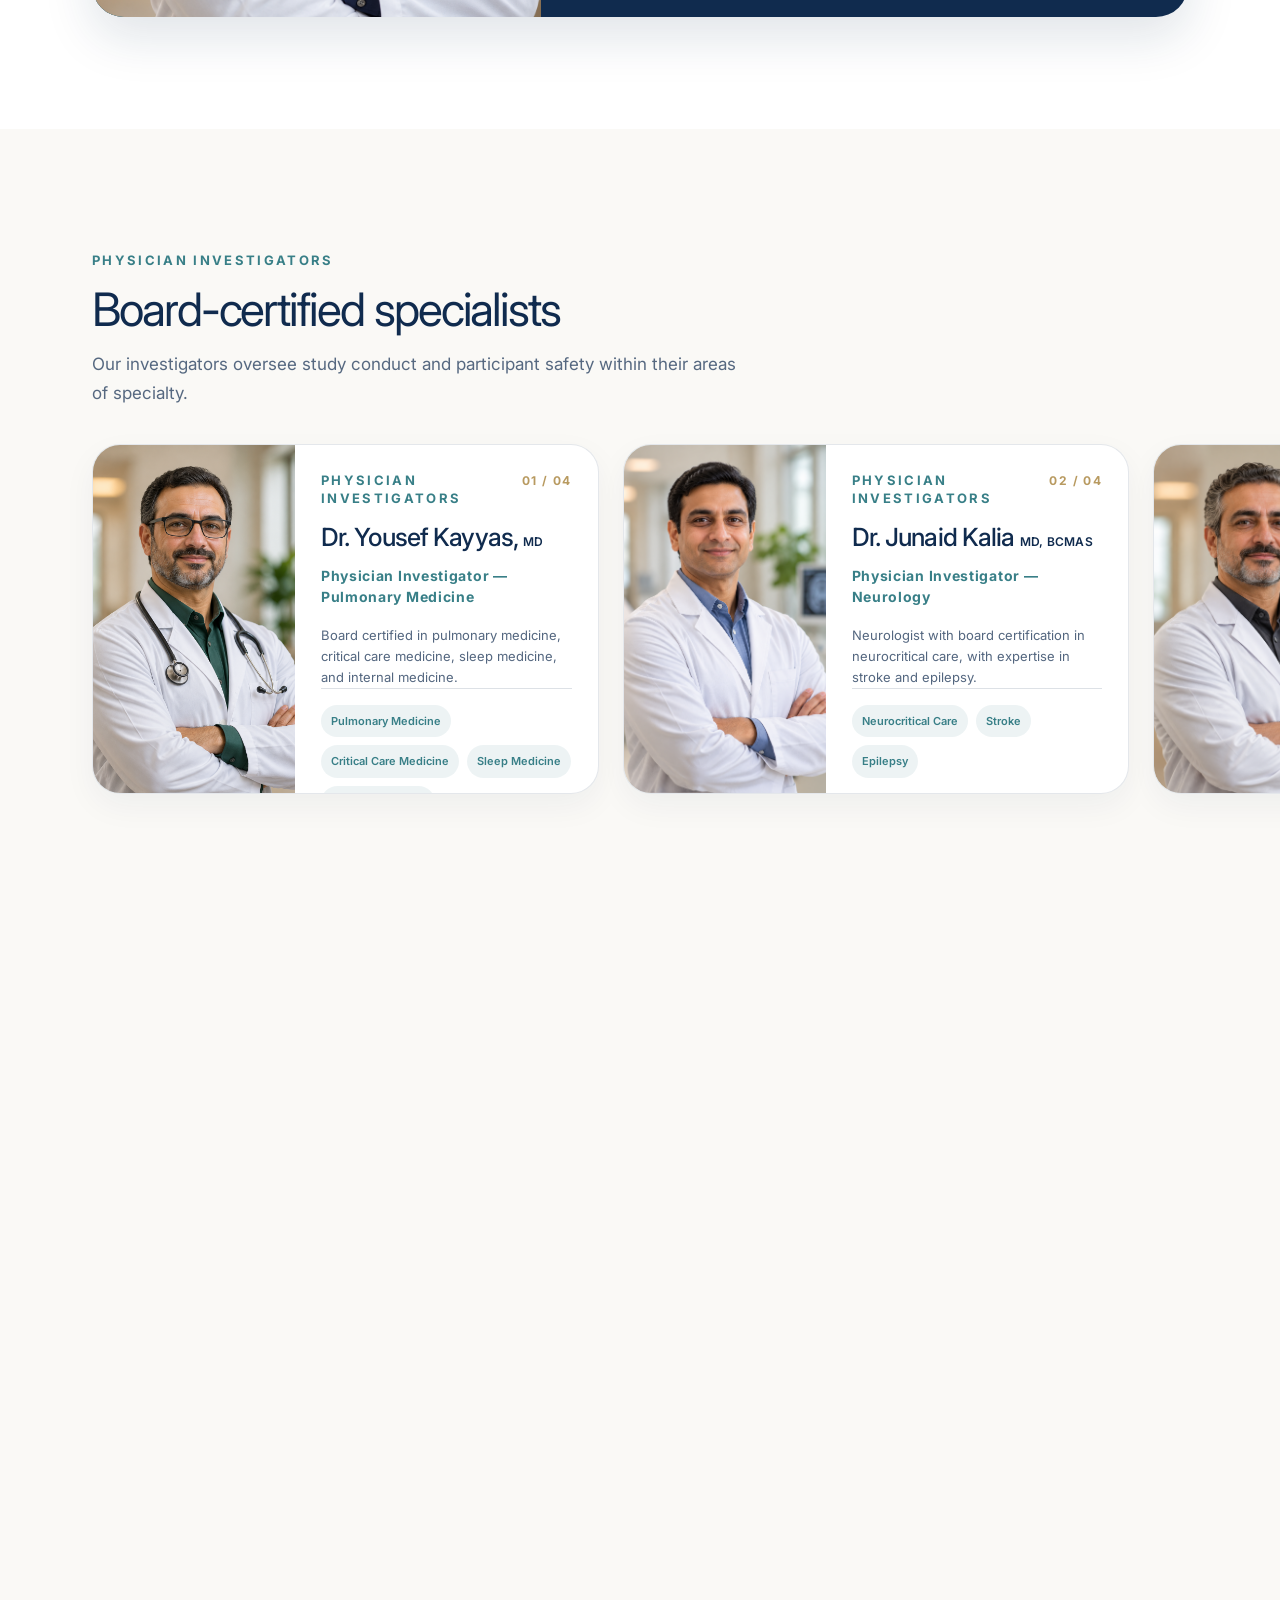
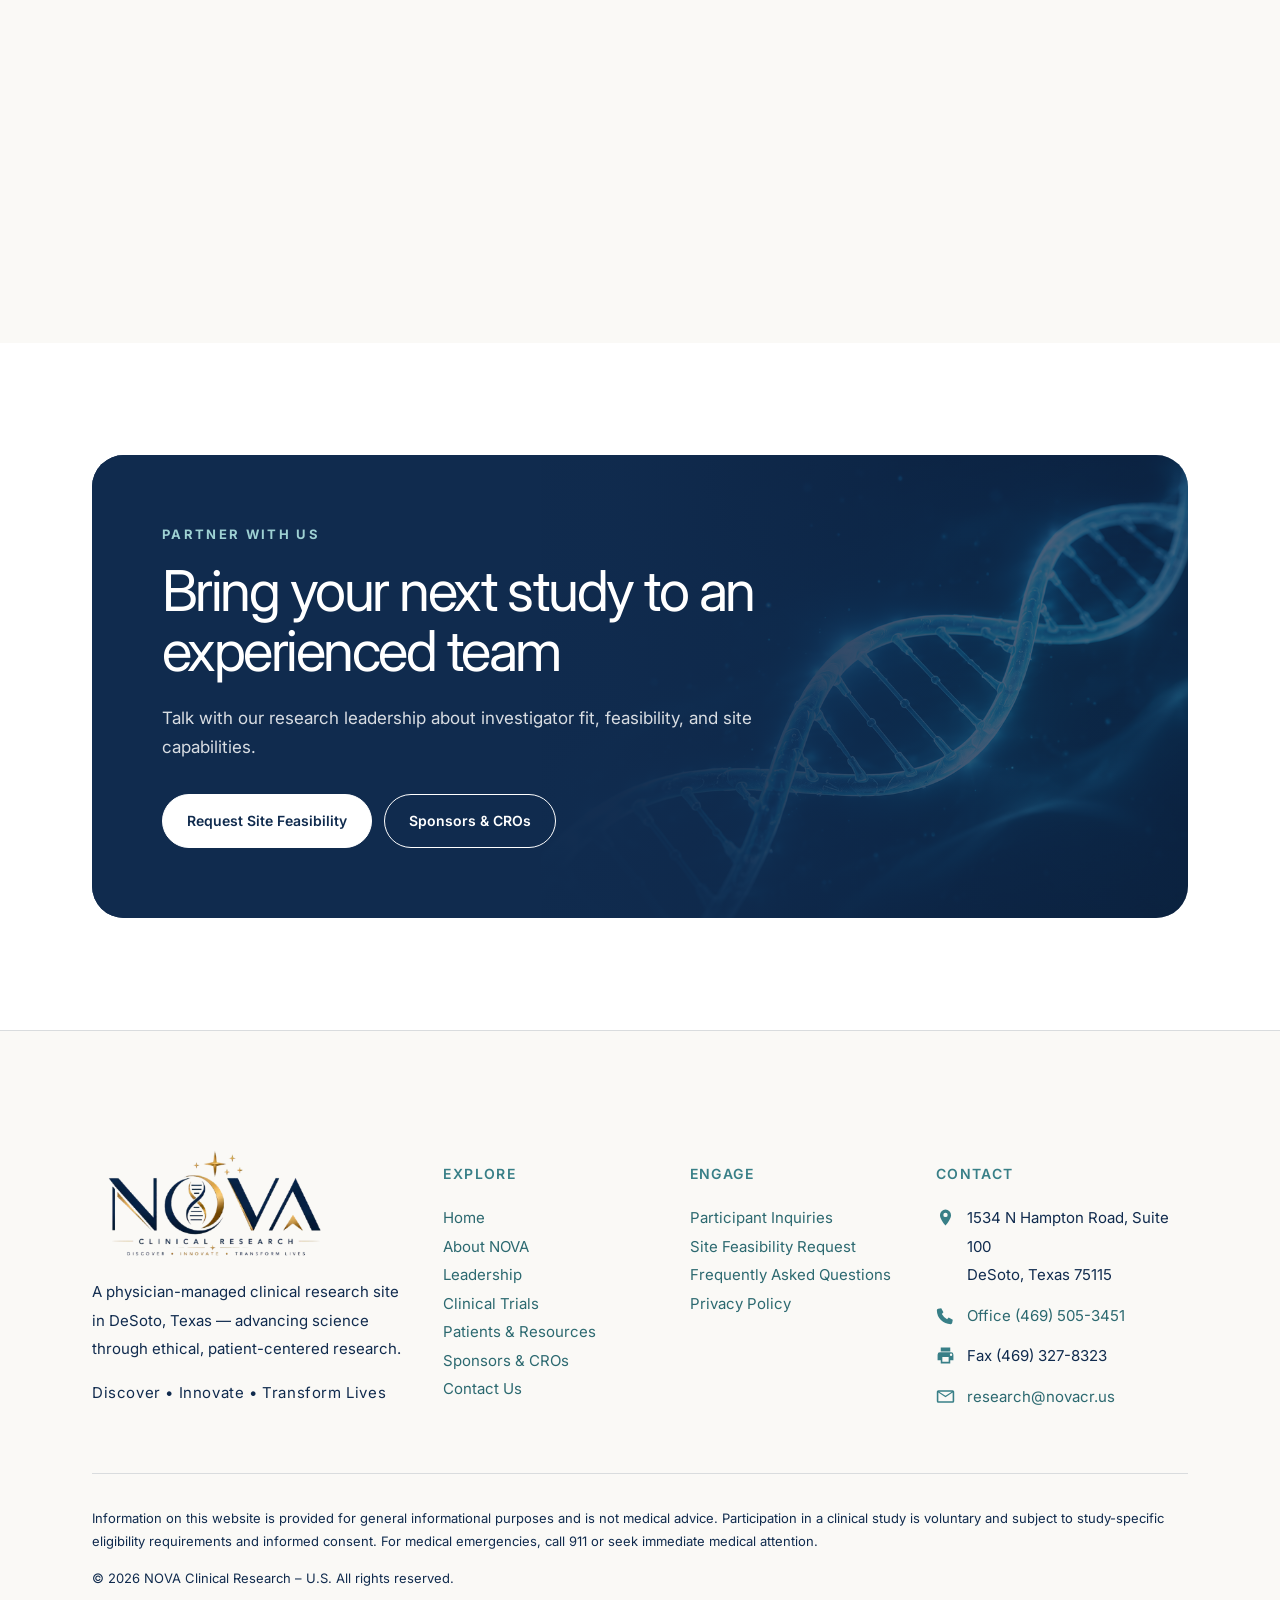
<file: leadership.html>
<!doctype html>
<html lang="en">
<head>
<meta charset="UTF-8">
<meta name="viewport" content="width=device-width, initial-scale=1">
<title>Leadership &amp; Clinical Team | NOVA Clinical Research – U.S.</title>
<meta name="description" content="Research leadership and board-certified physician investigators who bring clinical expertise to every study.">
<link rel="preconnect" href="https://fonts.googleapis.com">
<link rel="preconnect" href="https://fonts.gstatic.com" crossorigin>
<link href="https://fonts.googleapis.com/css2?family=Inter:wght@400;500;600;700;800&display=swap" rel="stylesheet">
<link rel="stylesheet" href="styles.css">
</head>
<body class="leadership-page">
<header class="site-header">
<div class="container header-row">
<a class="logo" href="index.html" aria-label="NOVA Clinical Research homepage">
<img class="brand-logo brand-logo-default" src="assets/nova-logo-white-gold-transparent.png" alt="NOVA Clinical Research" width="1728" height="910">
<img class="brand-logo brand-logo-scroll" src="assets/nova-logo.webp" alt="" aria-hidden="true" width="720" height="359">
</a>
<button class="mobile-toggle" aria-label="Toggle navigation" aria-expanded="false" aria-controls="main-nav"><span aria-hidden="true">&#9776;</span></button>
<nav class="nav" id="main-nav" aria-label="Main navigation">
<a href="index.html">Home</a>
<a href="about.html">About NOVA</a>
<a class="active" href="leadership.html">Leadership</a>
<a href="clinical-trials.html">Clinical Trials</a>
<a href="patients.html">Patients &amp; Resources</a>
<a href="sponsors.html">Sponsors &amp; CROs</a>
<a href="contact.html">Contact Us</a>
</nav>
<a class="btn header-cta" href="sponsors.html">Partner With NOVA</a>
</div>
</header>
<main>
<section class="leadership-hero" aria-labelledby="leadership-title">
<div class="wrap">
<div class="leadership-hero-panel">
<div class="leadership-hero-copy">
<span class="leadership-kicker">Leadership</span>
<h1 id="leadership-title">The people behind<br>the research</h1>
<p>Research leadership and board-certified physician investigators who bring clinical expertise to every study.</p>
</div>
</div>
</div>
</section>

<section class="research-leadership" aria-labelledby="research-leadership-title">
<div class="wrap">
<header class="leadership-section-head">
<div><span class="leadership-kicker">Research Leadership</span><h2 id="research-leadership-title">Guiding site operations and partnerships</h2></div>
</header>
<article class="director-card">
<div class="leader-photo"><img src="assets/leader-umer-hafeez-representative.png" alt="Representative portrait for Dr. Umer Hafeez" width="1536" height="1024" loading="lazy"></div>
<div class="director-copy">
<h3>Dr. Umer Hafeez</h3>
<p class="leader-role">Director of Clinical Research and Development</p>
<p>Dr. Hafeez leads clinical research and development at NOVA, overseeing site operations, study start-up, and collaboration with sponsors, CROs, and the physician investigator team.</p>
<div class="expertise-block"><span>Expertise</span><ul><li>Clinical research operations</li><li>Site development</li><li>Sponsor &amp; CRO partnerships</li></ul></div>
</div>
</article>
</div>
</section>

<section class="investigators" aria-labelledby="investigators-title">
<div class="wrap">
<div class="investigator-scroll-zone">
<div class="investigator-sticky">
<header class="leadership-section-head">
<div><span class="leadership-kicker">Physician Investigators</span><h2 id="investigators-title">Board-certified specialists</h2><p>Our investigators oversee study conduct and participant safety within their areas of specialty.</p></div>
</header>
<div class="investigator-grid">
<article class="investigator-card"><div class="investigator-photo"><img src="assets/leader-yousef-kayyas-representative.png" alt="Representative portrait for Dr. Yousef Kayyas" width="1536" height="1024" loading="lazy"></div><div class="investigator-content"><span class="investigator-count">01 / 04</span><span class="leadership-kicker">Physician Investigators</span><h3>Dr. Yousef Kayyas, <small>MD</small></h3><p class="leader-role">Physician Investigator — Pulmonary Medicine</p><p>Board certified in pulmonary medicine, critical care medicine, sleep medicine, and internal medicine.</p><ul><li>Pulmonary Medicine</li><li>Critical Care Medicine</li><li>Sleep Medicine</li><li>Internal Medicine</li></ul></div></article>
<article class="investigator-card"><div class="investigator-photo"><img src="assets/leader-junaid-kalia-representative.png" alt="Representative portrait for Dr. Junaid Kalia" width="1536" height="1024" loading="lazy"></div><div class="investigator-content"><span class="investigator-count">02 / 04</span><span class="leadership-kicker">Physician Investigators</span><h3>Dr. Junaid Kalia <small>MD, BCMAS</small></h3><p class="leader-role">Physician Investigator — Neurology</p><p>Neurologist with board certification in neurocritical care, with expertise in stroke and epilepsy.</p><ul><li>Neurocritical Care</li><li>Stroke</li><li>Epilepsy</li></ul></div></article>
<article class="investigator-card"><div class="investigator-photo"><img src="assets/leader-nader-elmahi-representative.png" alt="Representative portrait for Dr. Nader ElMahi" width="1536" height="1024" loading="lazy"></div><div class="investigator-content"><span class="investigator-count">03 / 04</span><span class="leadership-kicker">Physician Investigators</span><h3>Dr. Nader ElMahi <small>MD, MPH, PhD</small></h3><p class="leader-role">Physician Investigator — Nephrology</p><p>Board certified in nephrology, transplant nephrology, and internal medicine.</p><ul><li>Nephrology</li><li>Transplant Nephrology</li></ul></div></article>
<article class="investigator-card"><div class="investigator-photo"><img src="assets/leader-salman-malik-representative.png" alt="Representative portrait for Dr. Salman Malik" width="1536" height="1024" loading="lazy"></div><div class="investigator-content"><span class="investigator-count">04 / 04</span><span class="leadership-kicker">Physician Investigators</span><h3>Dr. Salman Malik</h3><p class="leader-role">Physician Investigator — Cardiology</p><p>Board certified in interventional cardiology and internal medicine.</p><ul><li>Interventional Cardiology</li></ul></div></article>
</div>
</div>
</div>
<div class="investigator-mobile-controls" aria-label="Specialist carousel controls">
<button class="investigator-control investigator-prev" type="button" aria-label="Previous specialist"></button>
<div class="investigator-dots" aria-label="Specialist 1 of 4"><span class="is-active"></span><span></span><span></span><span></span></div>
<button class="investigator-control investigator-next" type="button" aria-label="Next specialist"></button>
</div>
</div>
</section>

<section class="leadership-partner" id="partner">
<div class="wrap"><div class="leadership-partner-panel"><span class="leadership-kicker">Partner With Us</span><h2>Bring your next study to an experienced team</h2><p>Talk with our research leadership about investigator fit, feasibility, and site capabilities.</p><div class="leadership-partner-actions"><a class="btn" href="contact.html?type=sponsor#form">Request Site Feasibility</a><a class="btn btn-outline" href="sponsors.html">Sponsors &amp; CROs</a></div></div></div>
</section>
</main>
<footer id="contact">
<div class="wrap">
<div class="footer-grid">
<div><a class="footer-logo" href="index.html" aria-label="NOVA Clinical Research homepage"><img class="brand-logo" src="assets/nova-logo.webp" alt="NOVA Clinical Research" width="720" height="359" loading="lazy"></a><p>A physician-managed clinical research site in DeSoto, Texas — advancing science through ethical, patient-centered research.</p><p class="brand-motto">Discover • Innovate • Transform Lives</p></div>
<div><h4>Explore</h4><a href="index.html">Home</a><a href="about.html">About NOVA</a><a href="leadership.html">Leadership</a><a href="clinical-trials.html">Clinical Trials</a><a href="patients.html">Patients &amp; Resources</a><a href="sponsors.html">Sponsors &amp; CROs</a><a href="contact.html">Contact Us</a></div>
<div><h4>Engage</h4><a href="contact.html?type=participant#form">Participant Inquiries</a><a href="contact.html?type=sponsor#form">Site Feasibility Request</a><a href="patients.html#faq">Frequently Asked Questions</a><a href="privacy.html">Privacy Policy</a></div>
<div class="footer-contact"><h4>Contact</h4><p class="footer-contact-item"><span class="footer-contact-icon icon-location" aria-hidden="true"></span><span>1534 N Hampton Road, Suite 100<br>DeSoto, Texas 75115</span></p><a class="footer-contact-item" href="tel:+14695053451"><span class="footer-contact-icon icon-phone" aria-hidden="true"></span><span>Office (469) 505-3451</span></a><p class="footer-contact-item"><span class="footer-contact-icon icon-fax" aria-hidden="true"></span><span>Fax (469) 327-8323</span></p><a class="footer-contact-item" href="mailto:research@novacr.us"><span class="footer-contact-icon icon-email" aria-hidden="true"></span><span>research@novacr.us</span></a></div>
</div>
<div class="copyright"><p>Information on this website is provided for general informational purposes and is not medical advice. Participation in a clinical study is voluntary and subject to study-specific eligibility requirements and informed consent. For medical emergencies, call 911 or seek immediate medical attention.</p><p>© 2026 NOVA Clinical Research – U.S. All rights reserved.</p></div>
</div>
</footer>
<script src="header.js" defer></script>
<script src="interactions.js" defer></script>
</body>
</html>
</file>
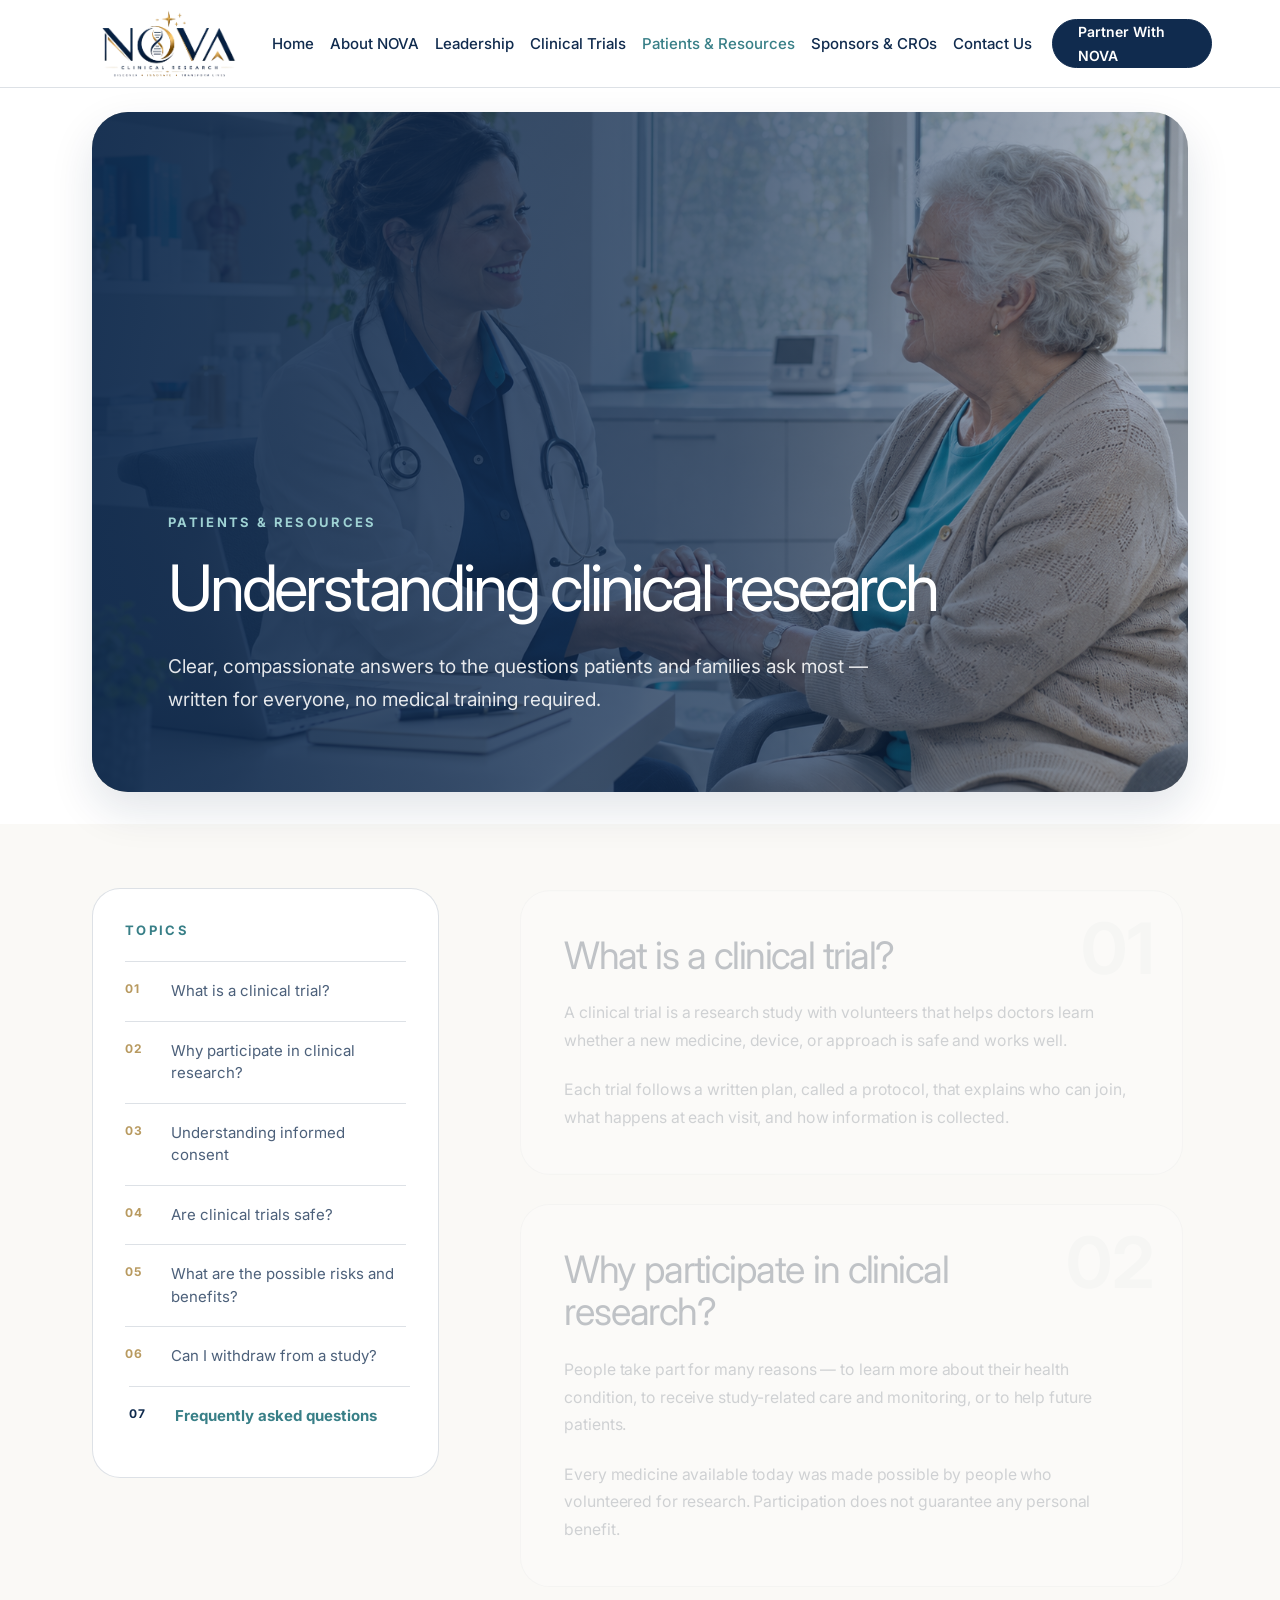
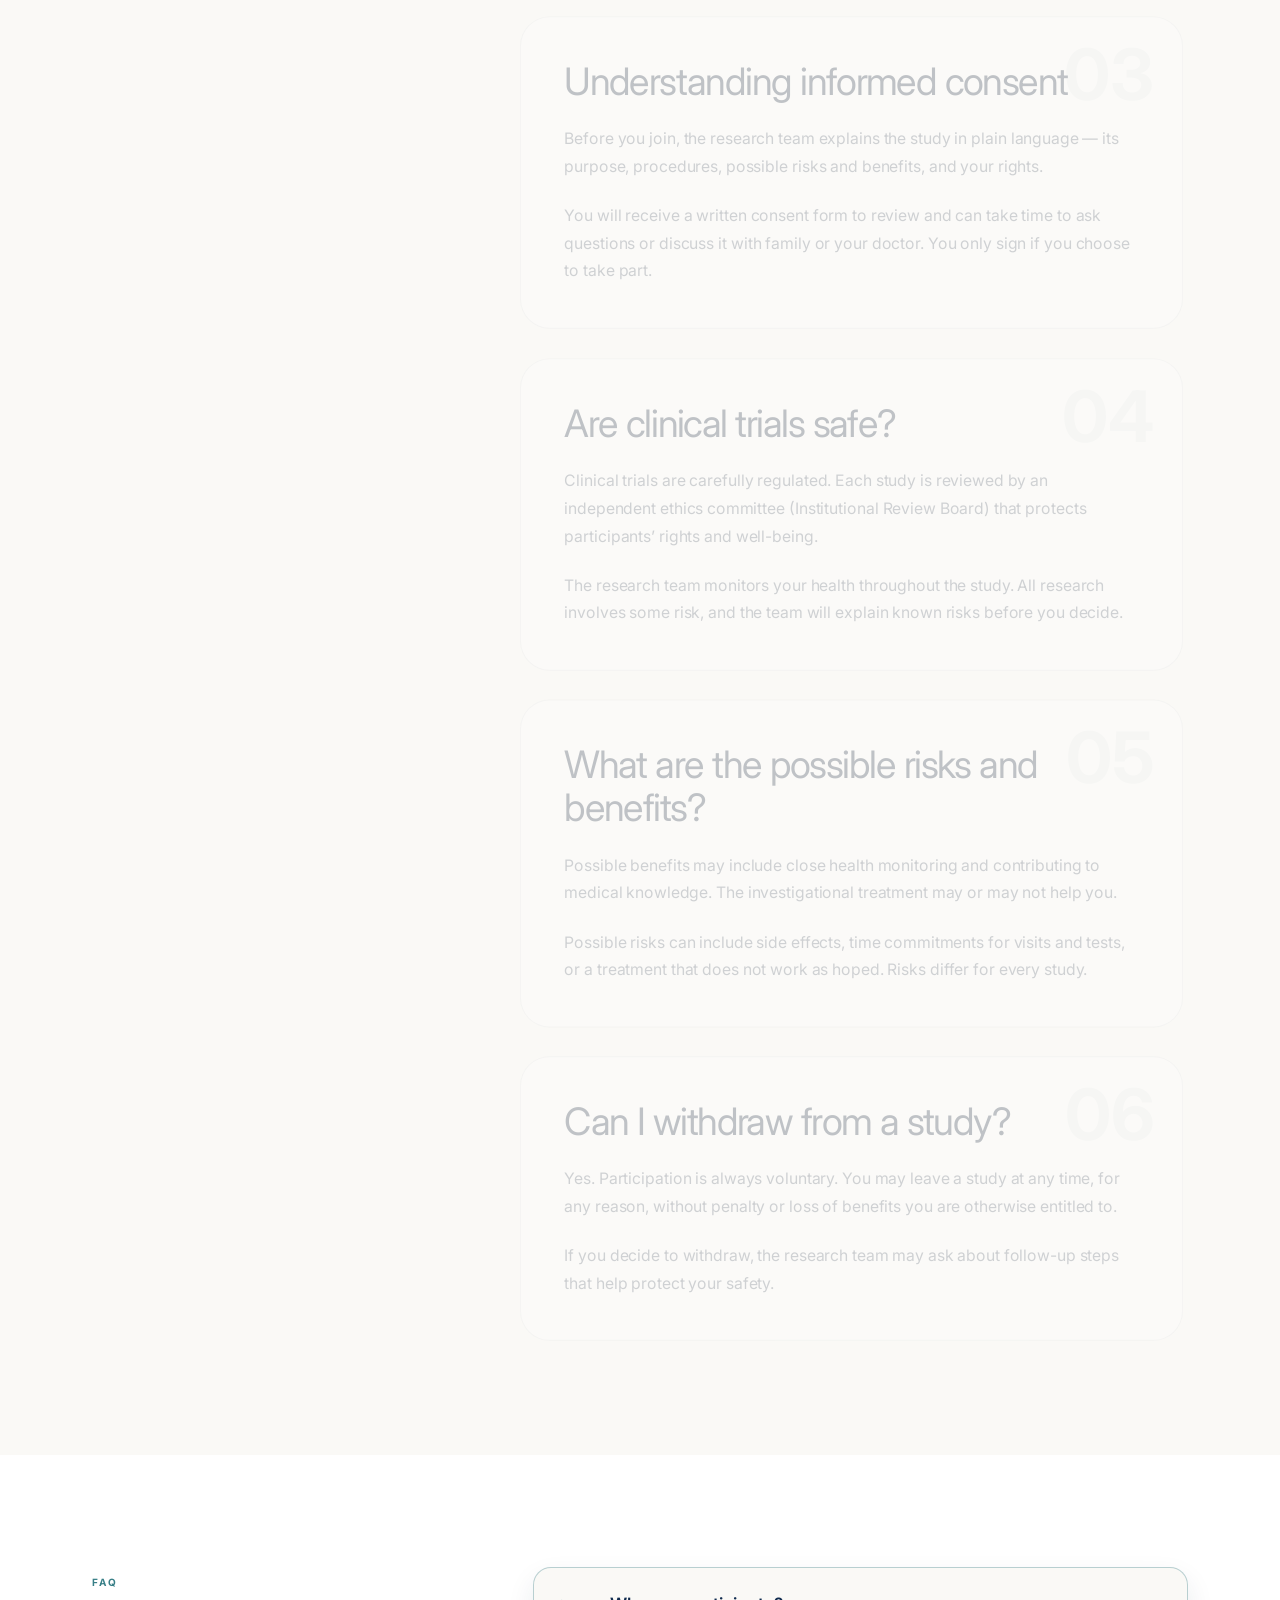
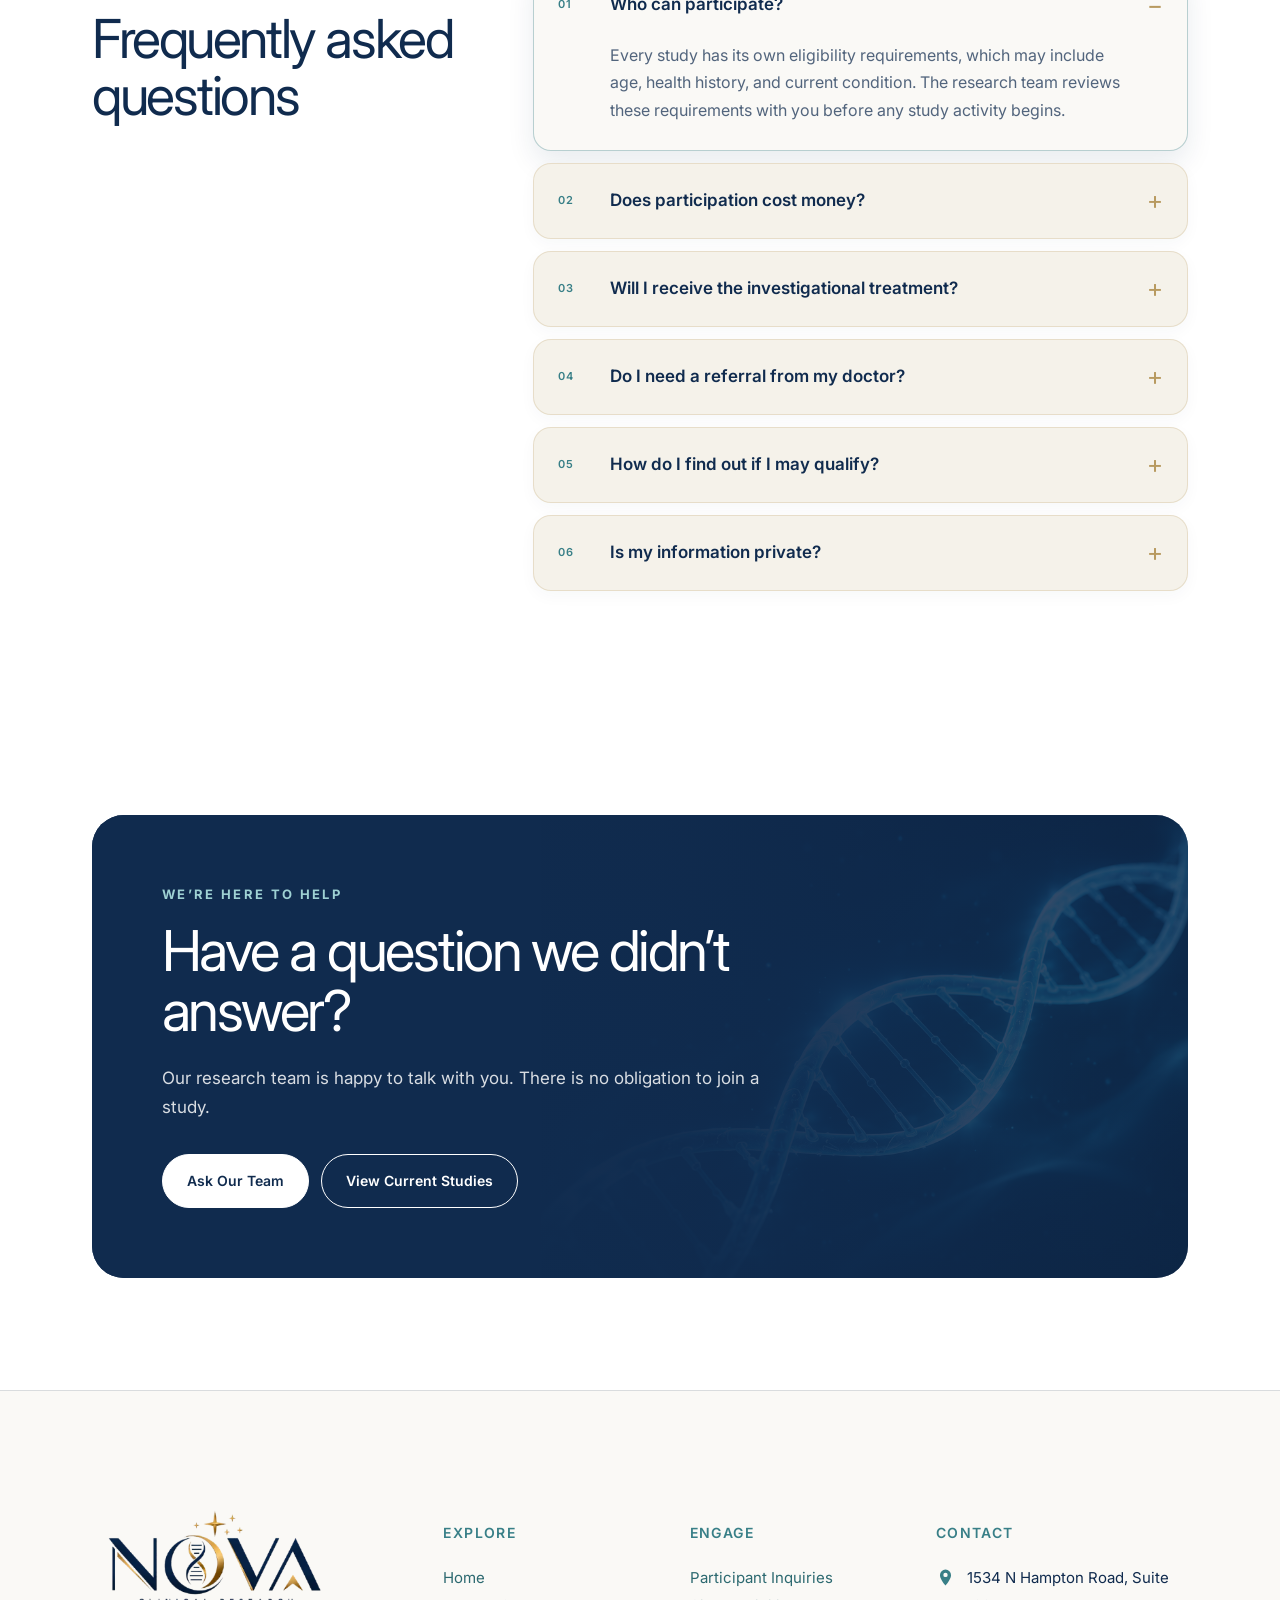
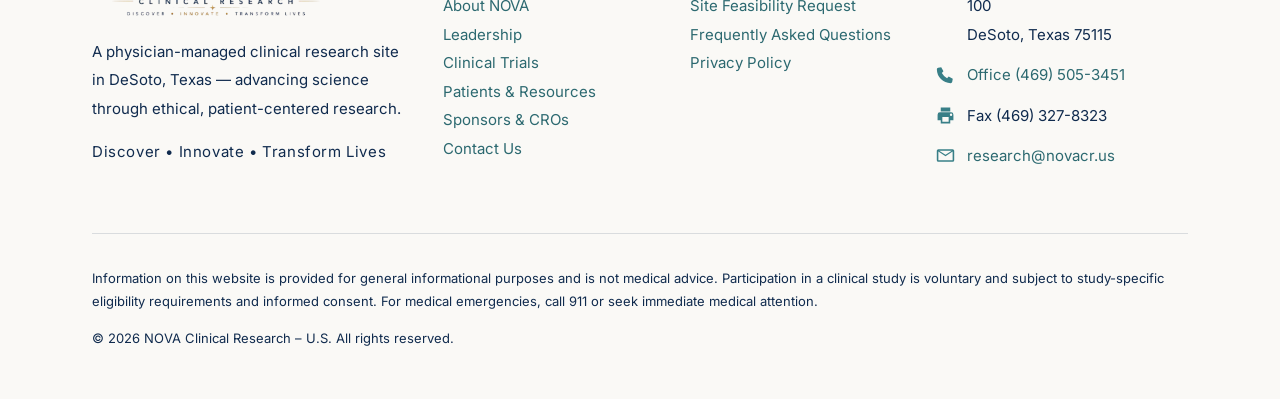
<file: patients.html>
<!doctype html>
<html lang="en">
<head>
<meta charset="UTF-8">
<meta name="viewport" content="width=device-width, initial-scale=1">
<title>Patients &amp; Resources | NOVA Clinical Research – U.S.</title>
<meta name="description" content="Clear, compassionate answers to common questions about clinical research, informed consent, safety, risks, benefits, and voluntary participation.">
<link rel="preconnect" href="https://fonts.googleapis.com"><link rel="preconnect" href="https://fonts.gstatic.com" crossorigin><link href="https://fonts.googleapis.com/css2?family=Inter:wght@400;500;600;700;800&display=swap" rel="stylesheet"><link rel="stylesheet" href="styles.css">
</head>
<body class="patients-page">
<header class="site-header"><div class="container header-row"><a class="logo" href="index.html" aria-label="NOVA Clinical Research homepage"><img class="brand-logo brand-logo-default" src="assets/nova-logo-white-gold-transparent.png" alt="NOVA Clinical Research" width="1728" height="910"><img class="brand-logo brand-logo-scroll" src="assets/nova-logo.webp" alt="" aria-hidden="true" width="720" height="359"></a><button class="mobile-toggle" aria-label="Toggle navigation" aria-expanded="false" aria-controls="main-nav"><span aria-hidden="true">&#9776;</span></button><nav class="nav" id="main-nav" aria-label="Main navigation"><a href="index.html">Home</a><a href="about.html">About NOVA</a><a href="leadership.html">Leadership</a><a href="clinical-trials.html">Clinical Trials</a><a class="active" href="patients.html">Patients &amp; Resources</a><a href="sponsors.html">Sponsors &amp; CROs</a><a href="contact.html">Contact Us</a></nav><a class="btn header-cta" href="sponsors.html">Partner With NOVA</a></div></header>
<main>
<section class="patients-hero" aria-labelledby="patients-title"><div class="wrap"><div class="patients-hero-panel"><div class="patients-hero-copy"><span class="leadership-kicker">Patients &amp; Resources</span><h1 id="patients-title">Understanding clinical research</h1><p>Clear, compassionate answers to the questions patients and families ask most — written for everyone, no medical training required.</p></div></div></div></section>

<section class="patient-learning" aria-label="Clinical research topics"><div class="wrap patient-learning-layout"><aside class="patient-topics"><span class="leadership-kicker">Topics</span><button class="patient-topics-toggle" type="button" aria-expanded="false" aria-controls="patient-topic-nav"><span>Topics</span><i aria-hidden="true"></i></button><nav id="patient-topic-nav" aria-label="Patient resource topics"><a href="#what-is-a-trial"><b>01</b>What is a clinical trial?</a><a href="#why-participate"><b>02</b>Why participate in clinical research?</a><a href="#informed-consent"><b>03</b>Understanding informed consent</a><a href="#trial-safety"><b>04</b>Are clinical trials safe?</a><a href="#risks-benefits"><b>05</b>What are the possible risks and benefits?</a><a href="#withdraw"><b>06</b>Can I withdraw from a study?</a><a href="#faq"><b>07</b>Frequently asked questions</a></nav></aside><div class="patient-answers">
<article id="what-is-a-trial"><span>01</span><h2>What is a clinical trial?</h2><p>A clinical trial is a research study with volunteers that helps doctors learn whether a new medicine, device, or approach is safe and works well.</p><p>Each trial follows a written plan, called a protocol, that explains who can join, what happens at each visit, and how information is collected.</p></article>
<article id="why-participate"><span>02</span><h2>Why participate in clinical research?</h2><p>People take part for many reasons — to learn more about their health condition, to receive study-related care and monitoring, or to help future patients.</p><p>Every medicine available today was made possible by people who volunteered for research. Participation does not guarantee any personal benefit.</p></article>
<article id="informed-consent"><span>03</span><h2>Understanding informed consent</h2><p>Before you join, the research team explains the study in plain language — its purpose, procedures, possible risks and benefits, and your rights.</p><p>You will receive a written consent form to review and can take time to ask questions or discuss it with family or your doctor. You only sign if you choose to take part.</p></article>
<article id="trial-safety"><span>04</span><h2>Are clinical trials safe?</h2><p>Clinical trials are carefully regulated. Each study is reviewed by an independent ethics committee (Institutional Review Board) that protects participants’ rights and well-being.</p><p>The research team monitors your health throughout the study. All research involves some risk, and the team will explain known risks before you decide.</p></article>
<article id="risks-benefits"><span>05</span><h2>What are the possible risks and benefits?</h2><p>Possible benefits may include close health monitoring and contributing to medical knowledge. The investigational treatment may or may not help you.</p><p>Possible risks can include side effects, time commitments for visits and tests, or a treatment that does not work as hoped. Risks differ for every study.</p></article>
<article id="withdraw"><span>06</span><h2>Can I withdraw from a study?</h2><p>Yes. Participation is always voluntary. You may leave a study at any time, for any reason, without penalty or loss of benefits you are otherwise entitled to.</p><p>If you decide to withdraw, the research team may ask about follow-up steps that help protect your safety.</p></article>
</div></div></section>

<section class="patient-faq" id="faq" aria-labelledby="faq-title"><div class="wrap"><header class="patient-section-head"><span class="leadership-kicker">FAQ</span><h2 id="faq-title">Frequently asked questions</h2></header><div class="patient-faq-list">
<details name="patient-faq" open><summary><span>01</span>Who can participate?</summary><p>Every study has its own eligibility requirements, which may include age, health history, and current condition. The research team reviews these requirements with you before any study activity begins.</p></details>
<details name="patient-faq"><summary><span>02</span>Does participation cost money?</summary><p>Whether there are costs or payments depends on the individual study and its protocol. The research team will explain the details for a specific study during the informed consent discussion.</p></details>
<details name="patient-faq"><summary><span>03</span>Will I receive the investigational treatment?</summary><p>This depends on the study design. Some studies compare an investigational approach with a placebo or another treatment, and how participants are assigned is described in the study protocol and consent form.</p></details>
<details name="patient-faq"><summary><span>04</span>Do I need a referral from my doctor?</summary><p>A referral is generally not required to contact us. With your permission, the research team may coordinate with your physician where appropriate.</p></details>
<details name="patient-faq"><summary><span>05</span>How do I find out if I may qualify?</summary><p>Call our office at (469) 505-3451 or use the participant inquiry form on the Contact page. Please do not include detailed medical information in the form; the team will discuss it with you privately.</p></details>
<details name="patient-faq"><summary><span>06</span>Is my information private?</summary><p>Information you submit through the website is used only to respond to your inquiry. Health information collected during a study is protected as described in the study's informed consent document. See our Privacy Policy for details.</p></details>
</div></div></section>

<section class="patient-cta"><div class="wrap"><div class="patient-cta-panel"><span class="leadership-kicker">We’re Here to Help</span><h2>Have a question we didn’t answer?</h2><p>Our research team is happy to talk with you. There is no obligation to join a study.</p><div><a class="btn" href="contact.html?type=participant#form">Ask Our Team</a><a class="btn btn-outline" href="clinical-trials.html">View Current Studies</a></div></div></div></section>
</main>
<footer id="contact"><div class="wrap"><div class="footer-grid"><div><a class="footer-logo" href="index.html" aria-label="NOVA Clinical Research homepage"><img class="brand-logo" src="assets/nova-logo.webp" alt="NOVA Clinical Research" width="720" height="359" loading="lazy"></a><p>A physician-managed clinical research site in DeSoto, Texas — advancing science through ethical, patient-centered research.</p><p class="brand-motto">Discover • Innovate • Transform Lives</p></div><div><h4>Explore</h4><a href="index.html">Home</a><a href="about.html">About NOVA</a><a href="leadership.html">Leadership</a><a href="clinical-trials.html">Clinical Trials</a><a href="patients.html">Patients &amp; Resources</a><a href="sponsors.html">Sponsors &amp; CROs</a><a href="contact.html">Contact Us</a></div><div><h4>Engage</h4><a href="contact.html?type=participant#form">Participant Inquiries</a><a href="contact.html?type=sponsor#form">Site Feasibility Request</a><a href="#faq">Frequently Asked Questions</a><a href="privacy.html">Privacy Policy</a></div><div class="footer-contact"><h4>Contact</h4><p class="footer-contact-item"><span class="footer-contact-icon icon-location" aria-hidden="true"></span><span>1534 N Hampton Road, Suite 100<br>DeSoto, Texas 75115</span></p><a class="footer-contact-item" href="tel:+14695053451"><span class="footer-contact-icon icon-phone" aria-hidden="true"></span><span>Office (469) 505-3451</span></a><p class="footer-contact-item"><span class="footer-contact-icon icon-fax" aria-hidden="true"></span><span>Fax (469) 327-8323</span></p><a class="footer-contact-item" href="mailto:research@novacr.us"><span class="footer-contact-icon icon-email" aria-hidden="true"></span><span>research@novacr.us</span></a></div></div><div class="copyright"><p>Information on this website is provided for general informational purposes and is not medical advice. Participation in a clinical study is voluntary and subject to study-specific eligibility requirements and informed consent. For medical emergencies, call 911 or seek immediate medical attention.</p><p>© 2026 NOVA Clinical Research – U.S. All rights reserved.</p></div></div></footer>
<script src="header.js"></script><script src="interactions.js"></script>
</body>
</html>
</file>
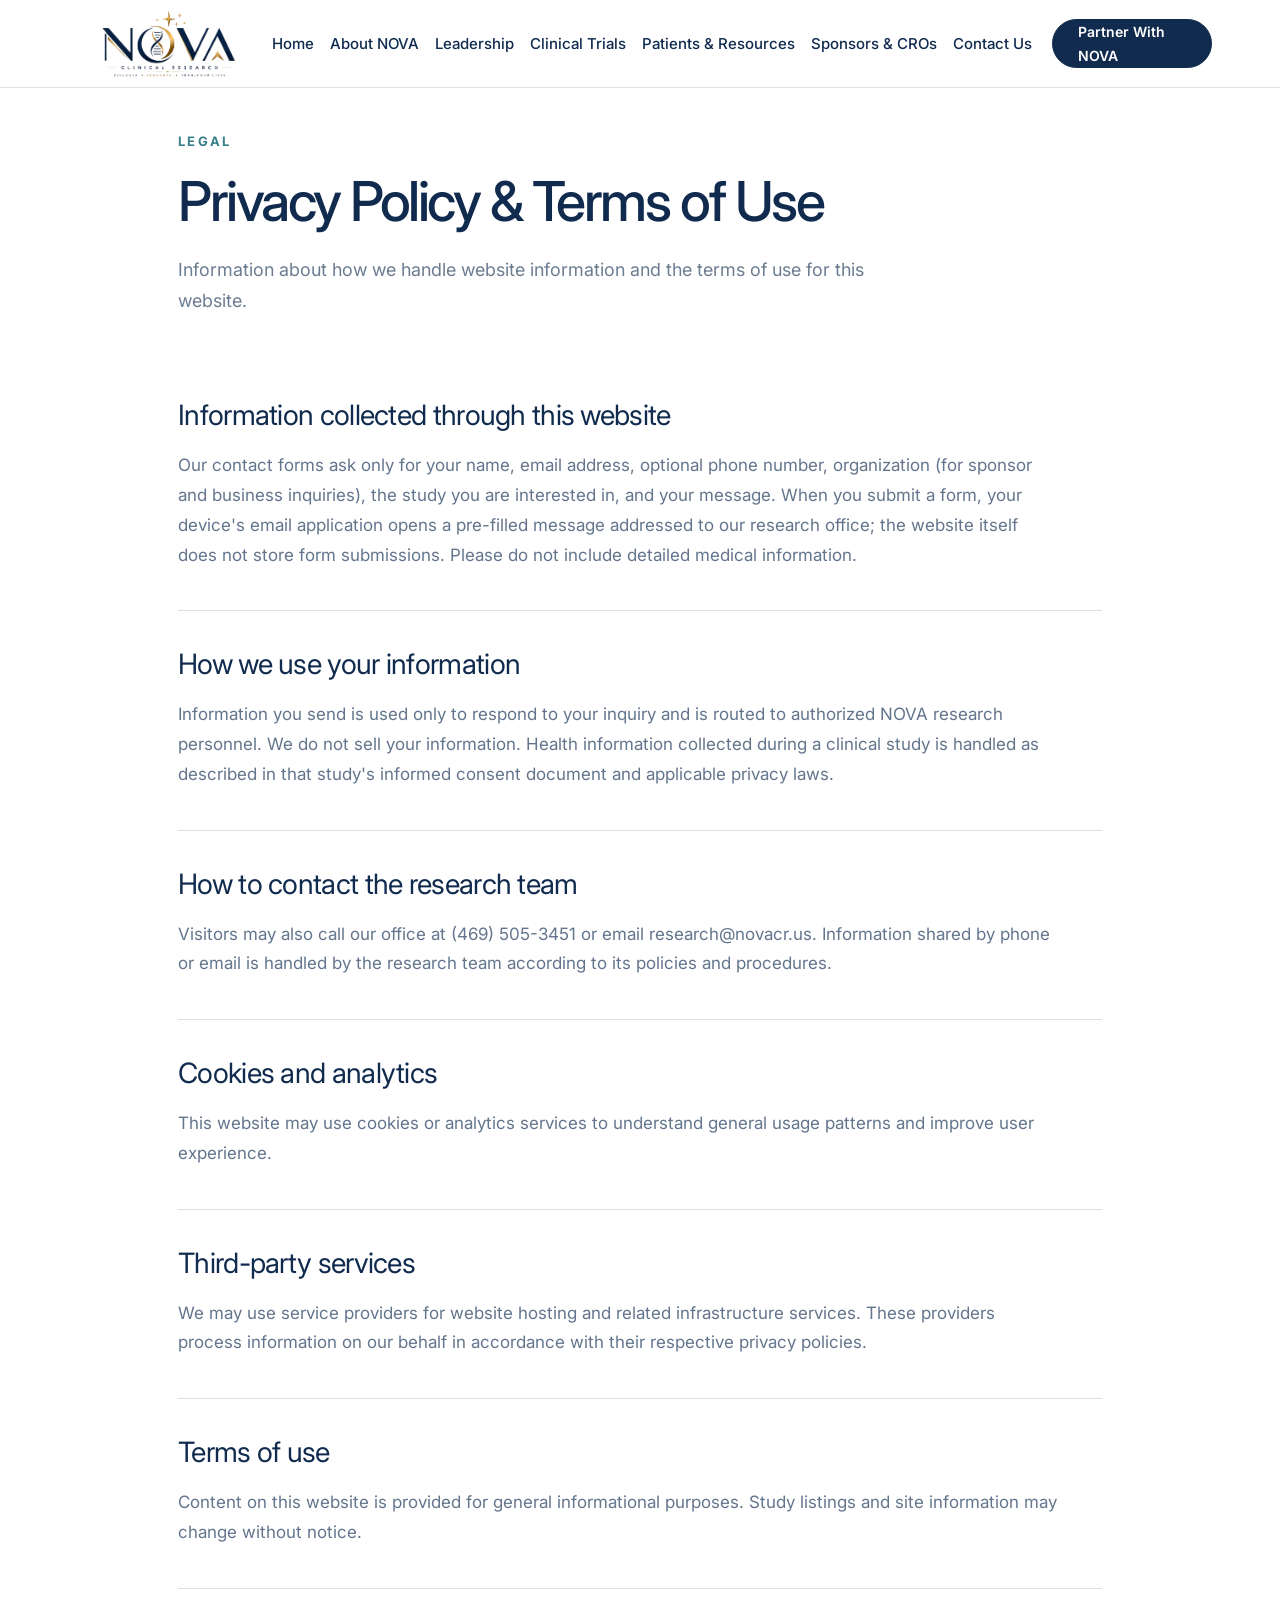
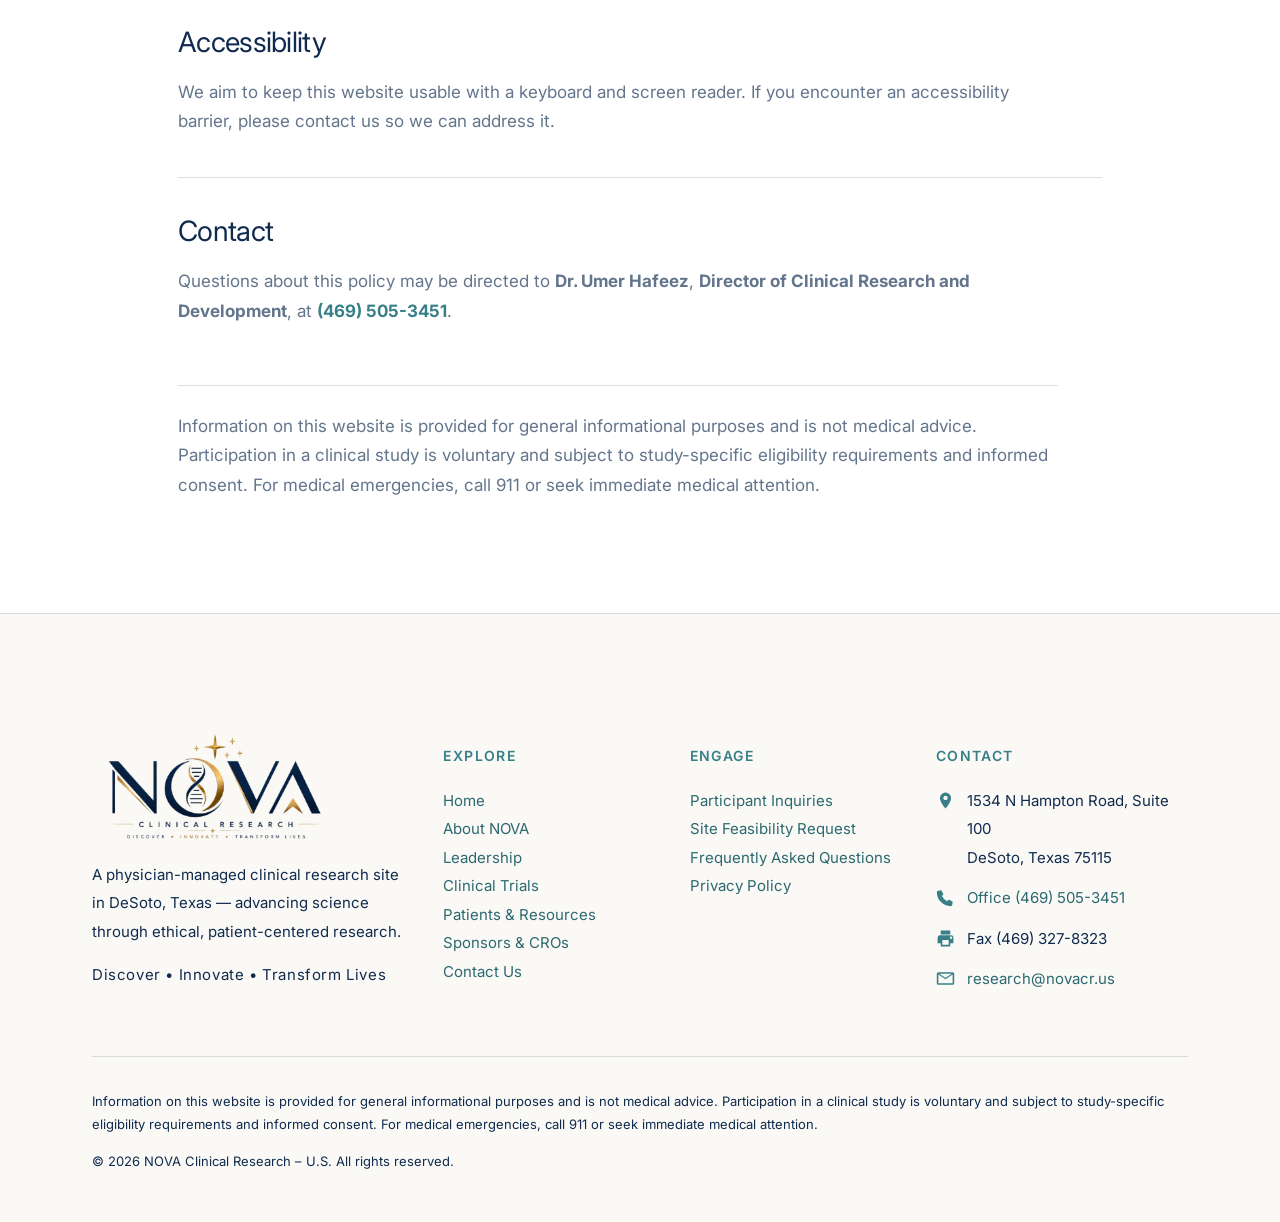
<file: privacy.html>
<!doctype html>
<html lang="en">
<head>
<meta charset="UTF-8">
<meta name="viewport" content="width=device-width, initial-scale=1">
<title>Privacy Policy &amp; Terms of Use | NOVA Clinical Research – U.S.</title>
<meta name="description" content="Information about how NOVA Clinical Research – U.S. handles website information and the terms of use for this website.">
<link rel="preconnect" href="https://fonts.googleapis.com"><link rel="preconnect" href="https://fonts.gstatic.com" crossorigin><link href="https://fonts.googleapis.com/css2?family=Inter:wght@400;500;600;700;800&display=swap" rel="stylesheet"><link rel="stylesheet" href="styles.css">
</head>
<body class="privacy-page">
<header class="site-header"><div class="container header-row"><a class="logo" href="index.html" aria-label="NOVA Clinical Research homepage"><img class="brand-logo brand-logo-default" src="assets/nova-logo-white-gold-transparent.png" alt="NOVA Clinical Research" width="1728" height="910"><img class="brand-logo brand-logo-scroll" src="assets/nova-logo.webp" alt="" aria-hidden="true" width="720" height="359"></a><button class="mobile-toggle" aria-label="Toggle navigation" aria-expanded="false" aria-controls="main-nav"><span aria-hidden="true">&#9776;</span></button><nav class="nav" id="main-nav" aria-label="Main navigation"><a href="index.html">Home</a><a href="about.html">About NOVA</a><a href="leadership.html">Leadership</a><a href="clinical-trials.html">Clinical Trials</a><a href="patients.html">Patients &amp; Resources</a><a href="sponsors.html">Sponsors &amp; CROs</a><a href="contact.html">Contact Us</a></nav><a class="btn header-cta" href="sponsors.html">Partner With NOVA</a></div></header>
<main>
<section class="privacy-content" aria-labelledby="privacy-title"><div class="wrap privacy-document"><header class="privacy-document-head"><span class="leadership-kicker">Legal</span><h1 id="privacy-title">Privacy Policy &amp; Terms of Use</h1><p>Information about how we handle website information and the terms of use for this website.</p></header><div class="privacy-articles">
<article id="information-collected"><h2>Information collected through this website</h2><p>Our contact forms ask only for your name, email address, optional phone number, organization (for sponsor and business inquiries), the study you are interested in, and your message. When you submit a form, your device's email application opens a pre-filled message addressed to our research office; the website itself does not store form submissions. Please do not include detailed medical information.</p></article>
<article id="information-use"><h2>How we use your information</h2><p>Information you send is used only to respond to your inquiry and is routed to authorized NOVA research personnel. We do not sell your information. Health information collected during a clinical study is handled as described in that study's informed consent document and applicable privacy laws.</p></article>
<article id="research-contact"><h2>How to contact the research team</h2><p>Visitors may also call our office at (469) 505-3451 or email research@novacr.us. Information shared by phone or email is handled by the research team according to its policies and procedures.</p></article>
<article id="cookies"><h2>Cookies and analytics</h2><p>This website may use cookies or analytics services to understand general usage patterns and improve user experience.</p></article>
<article id="third-party"><h2>Third-party services</h2><p>We may use service providers for website hosting and related infrastructure services. These providers process information on our behalf in accordance with their respective privacy policies.</p></article>
<article id="terms"><h2>Terms of use</h2><p>Content on this website is provided for general informational purposes. Study listings and site information may change without notice.</p></article>
<article id="accessibility"><h2>Accessibility</h2><p>We aim to keep this website usable with a keyboard and screen reader. If you encounter an accessibility barrier, please contact us so we can address it.</p></article>
<article id="policy-contact"><h2>Contact</h2><p>Questions about this policy may be directed to <strong>Dr. Umer Hafeez</strong>, <strong>Director of Clinical Research and Development</strong>, at <a href="tel:+14695053451">(469) 505-3451</a>.</p></article>
<p class="privacy-disclaimer">Information on this website is provided for general informational purposes and is not medical advice. Participation in a clinical study is voluntary and subject to study-specific eligibility requirements and informed consent. For medical emergencies, call 911 or seek immediate medical attention.</p>
</div></div></section>
</main>
<footer id="contact"><div class="wrap"><div class="footer-grid"><div><a class="footer-logo" href="index.html" aria-label="NOVA Clinical Research homepage"><img class="brand-logo" src="assets/nova-logo.webp" alt="NOVA Clinical Research" width="720" height="359" loading="lazy"></a><p>A physician-managed clinical research site in DeSoto, Texas — advancing science through ethical, patient-centered research.</p><p class="brand-motto">Discover • Innovate • Transform Lives</p></div><div><h4>Explore</h4><a href="index.html">Home</a><a href="about.html">About NOVA</a><a href="leadership.html">Leadership</a><a href="clinical-trials.html">Clinical Trials</a><a href="patients.html">Patients &amp; Resources</a><a href="sponsors.html">Sponsors &amp; CROs</a><a href="contact.html">Contact Us</a></div><div><h4>Engage</h4><a href="contact.html?type=participant#form">Participant Inquiries</a><a href="contact.html?type=sponsor#form">Site Feasibility Request</a><a href="patients.html#faq">Frequently Asked Questions</a><a href="privacy.html">Privacy Policy</a></div><div class="footer-contact"><h4>Contact</h4><p class="footer-contact-item"><span class="footer-contact-icon icon-location" aria-hidden="true"></span><span>1534 N Hampton Road, Suite 100<br>DeSoto, Texas 75115</span></p><a class="footer-contact-item" href="tel:+14695053451"><span class="footer-contact-icon icon-phone" aria-hidden="true"></span><span>Office (469) 505-3451</span></a><p class="footer-contact-item"><span class="footer-contact-icon icon-fax" aria-hidden="true"></span><span>Fax (469) 327-8323</span></p><a class="footer-contact-item" href="mailto:research@novacr.us"><span class="footer-contact-icon icon-email" aria-hidden="true"></span><span>research@novacr.us</span></a></div></div><div class="copyright"><p>Information on this website is provided for general informational purposes and is not medical advice. Participation in a clinical study is voluntary and subject to study-specific eligibility requirements and informed consent. For medical emergencies, call 911 or seek immediate medical attention.</p><p>© 2026 NOVA Clinical Research – U.S. All rights reserved.</p></div></div></footer>
<script src="header.js"></script><script src="interactions.js"></script>
</body>
</html>
</file>
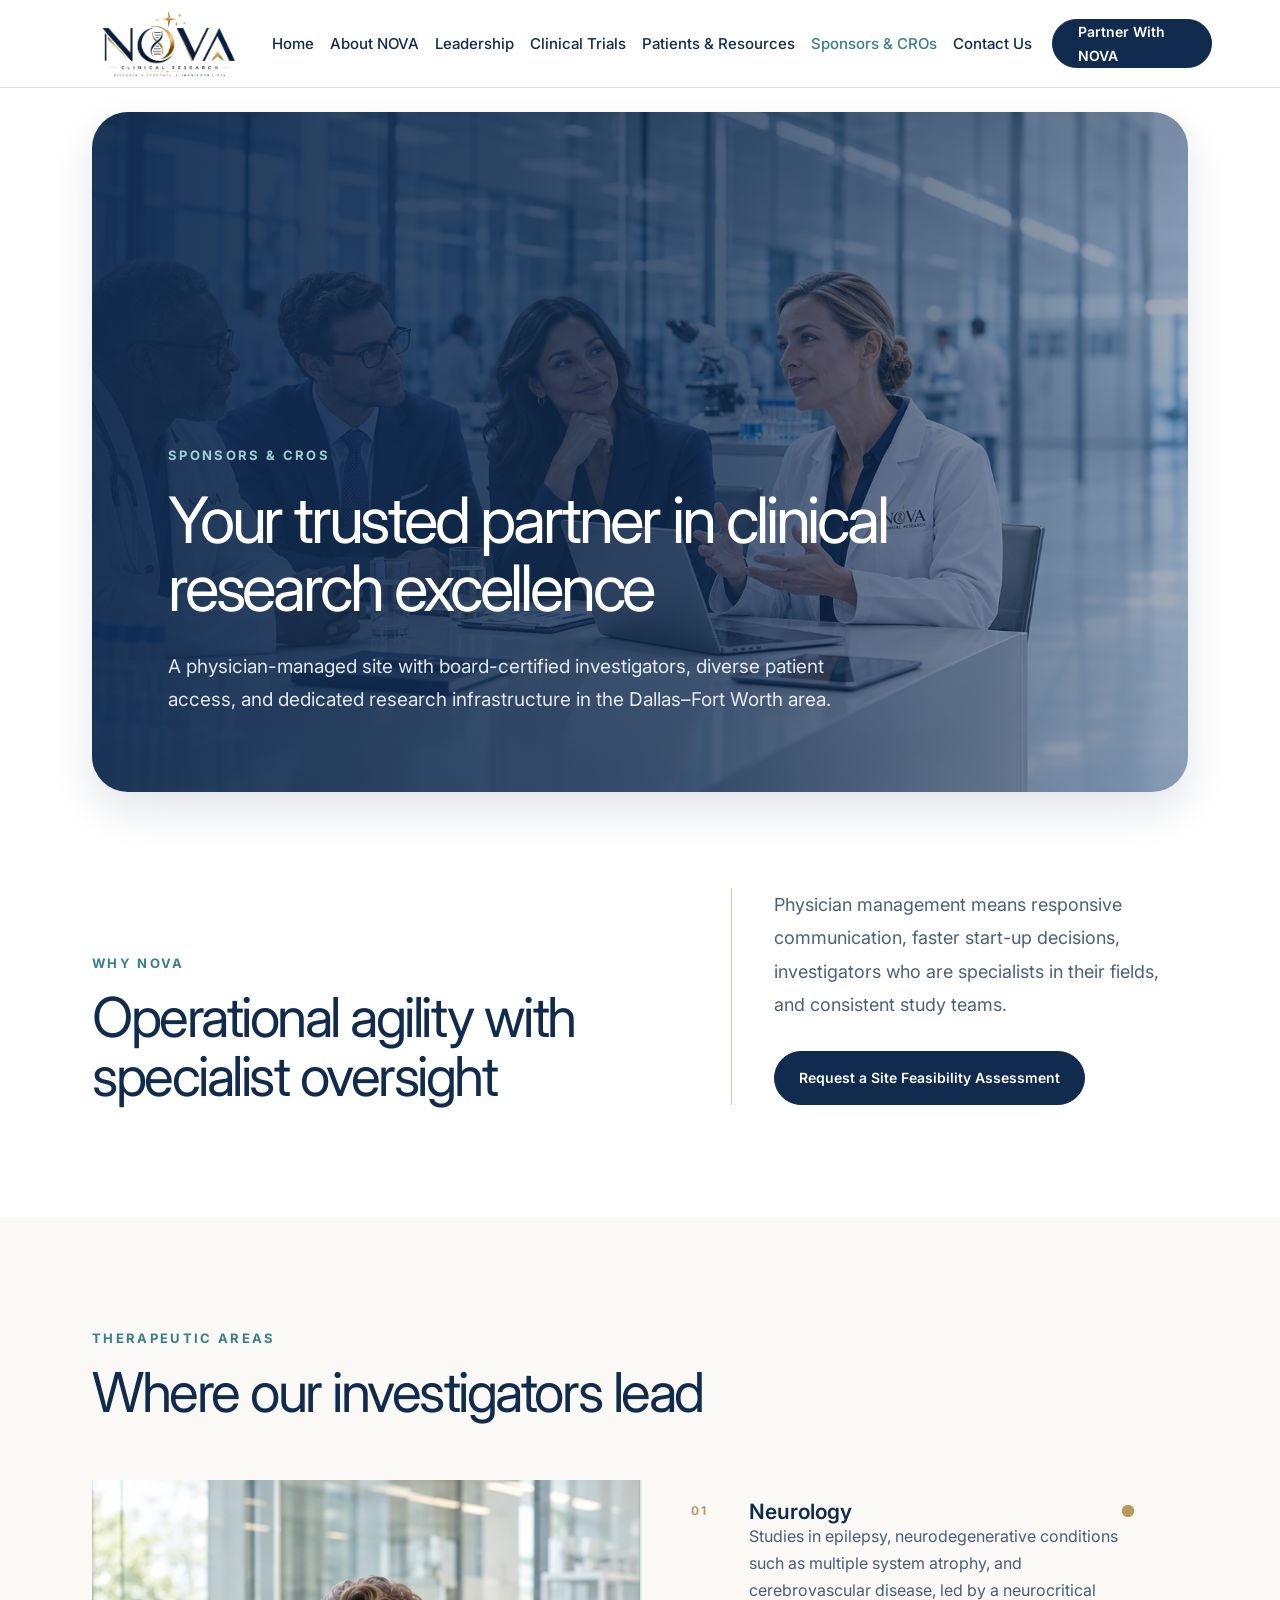
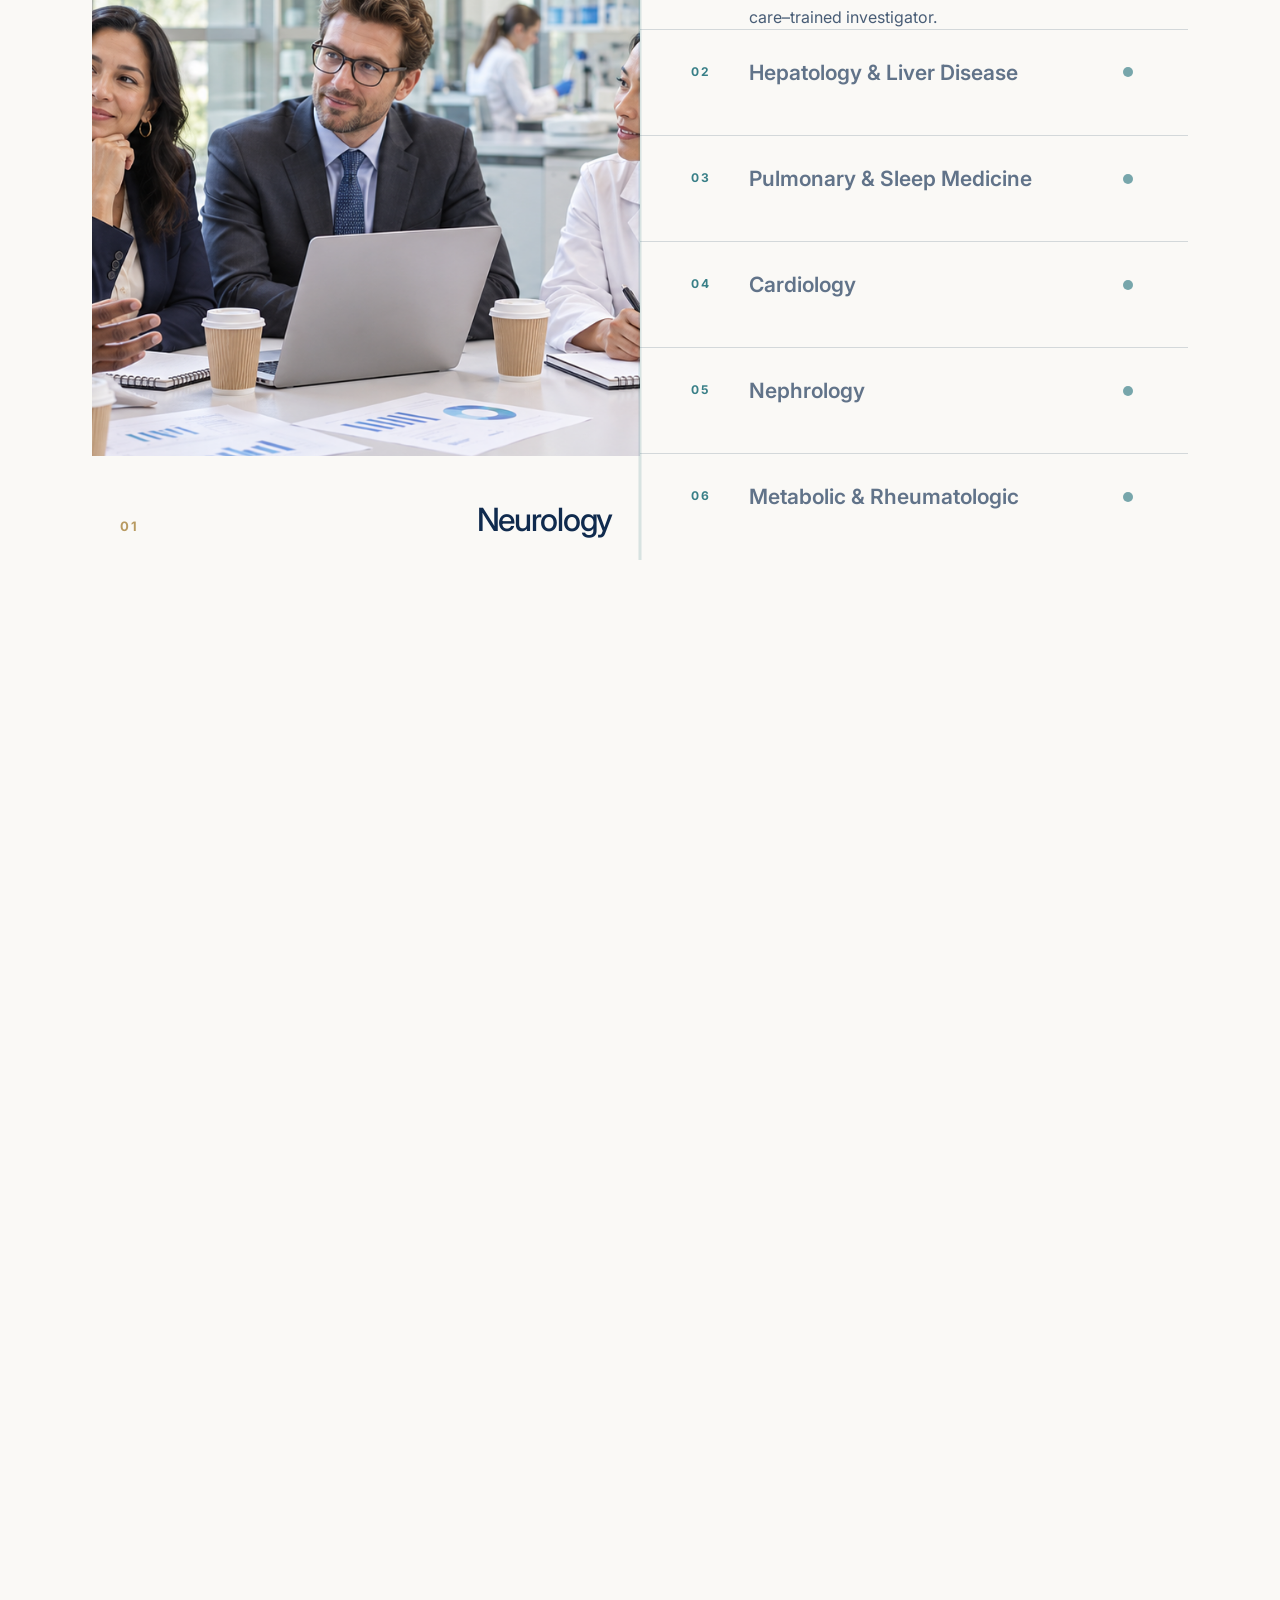
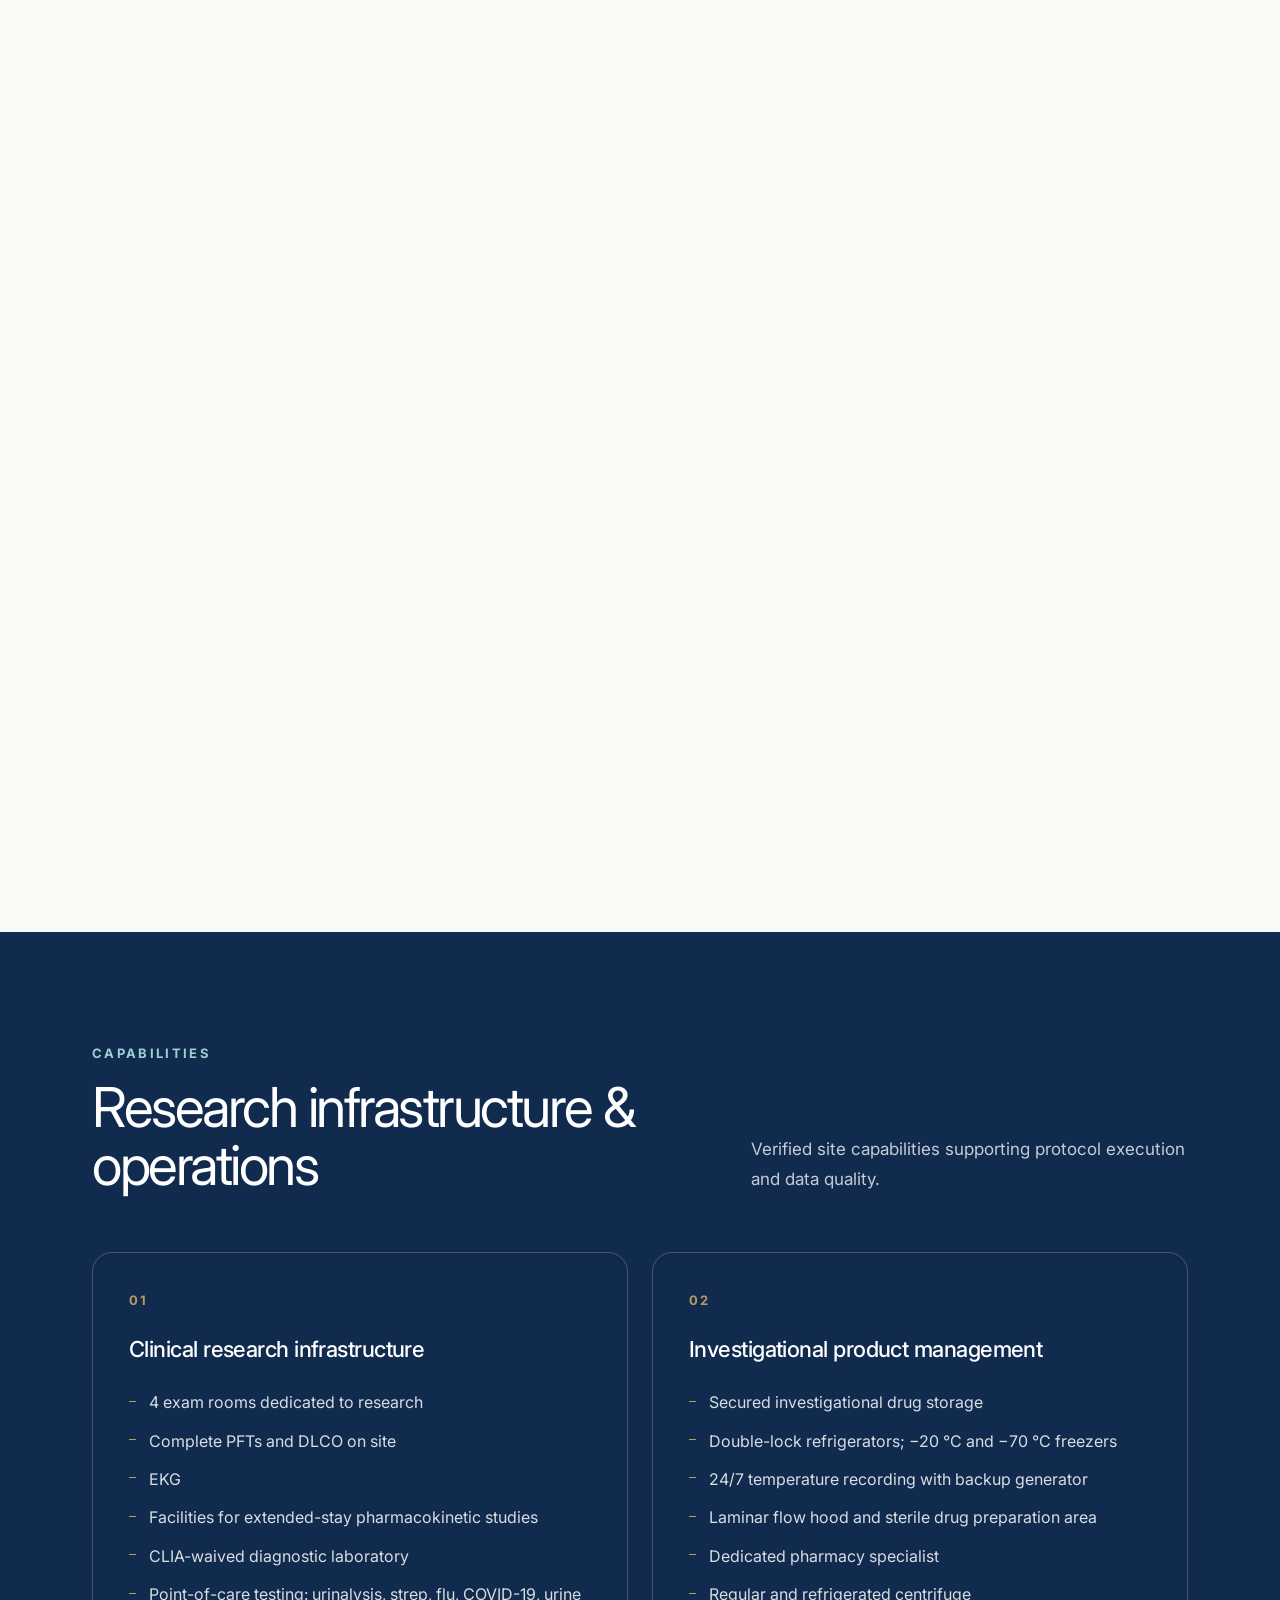
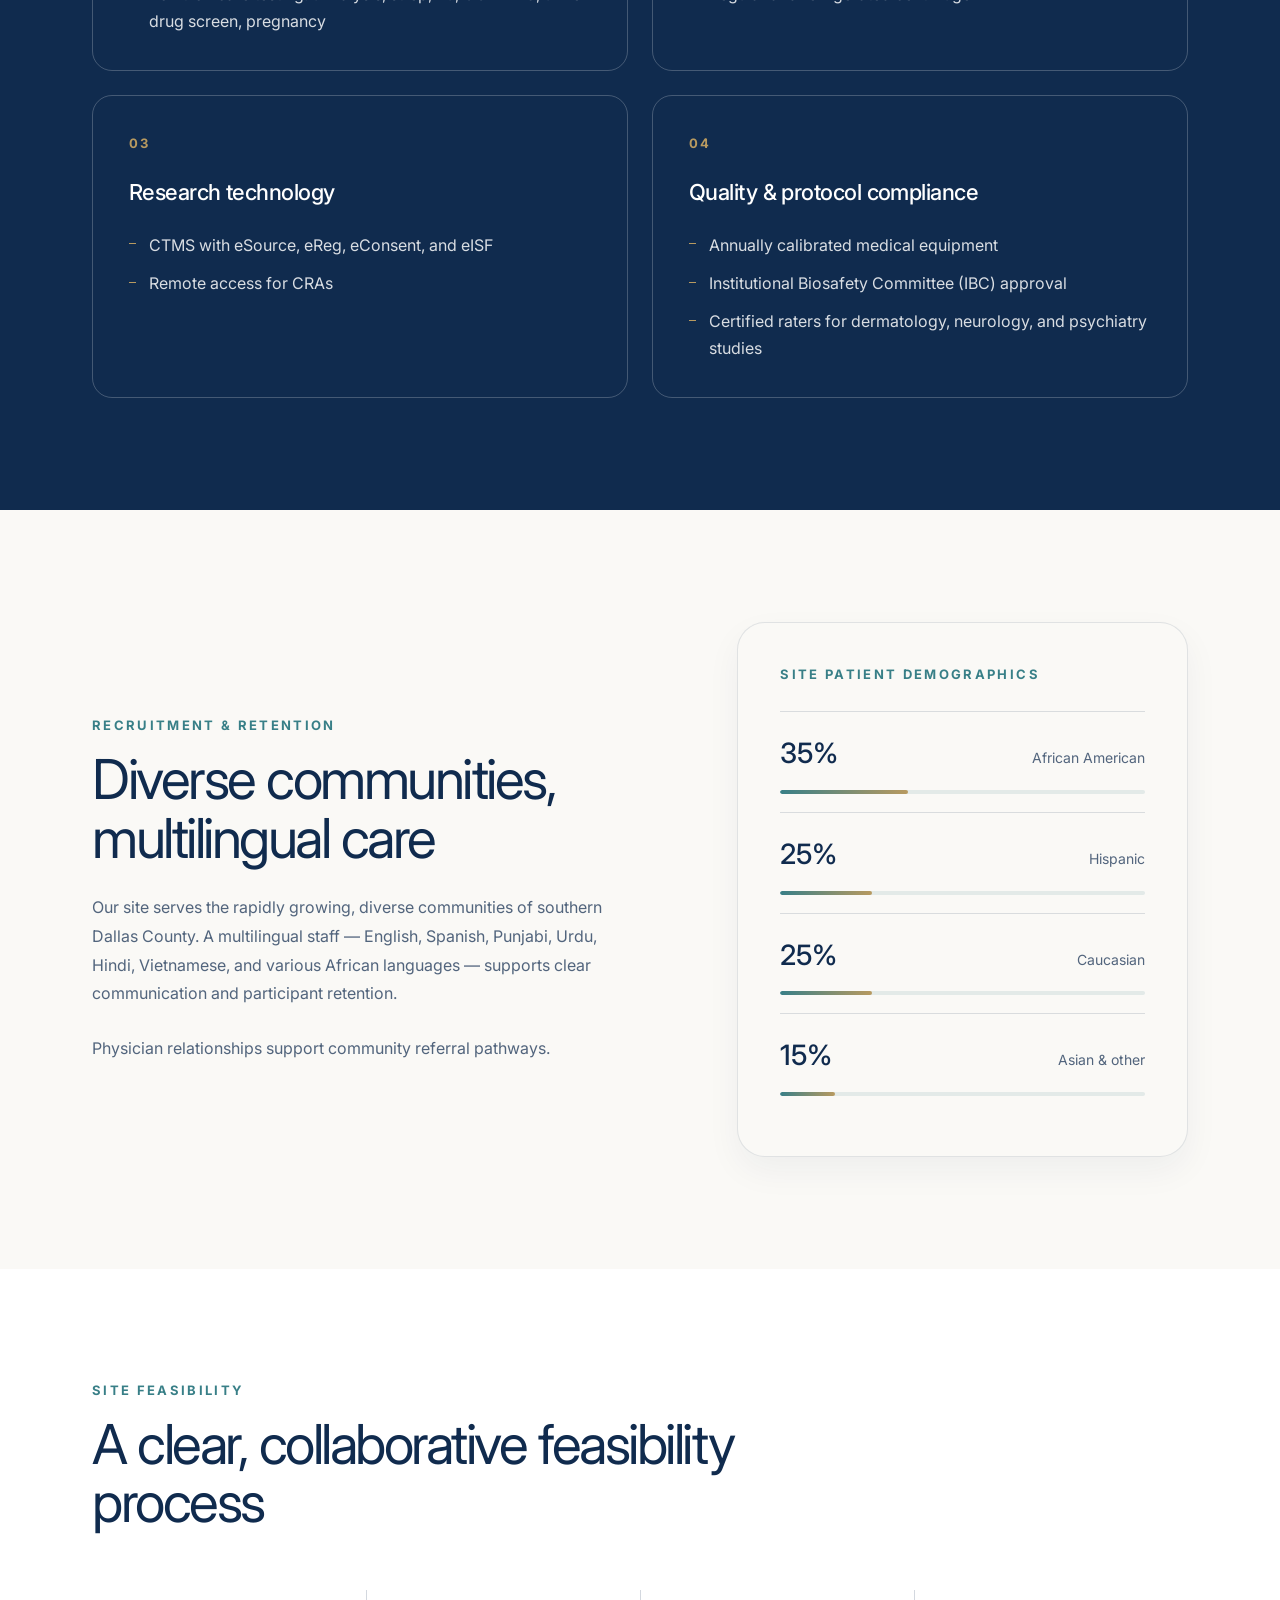
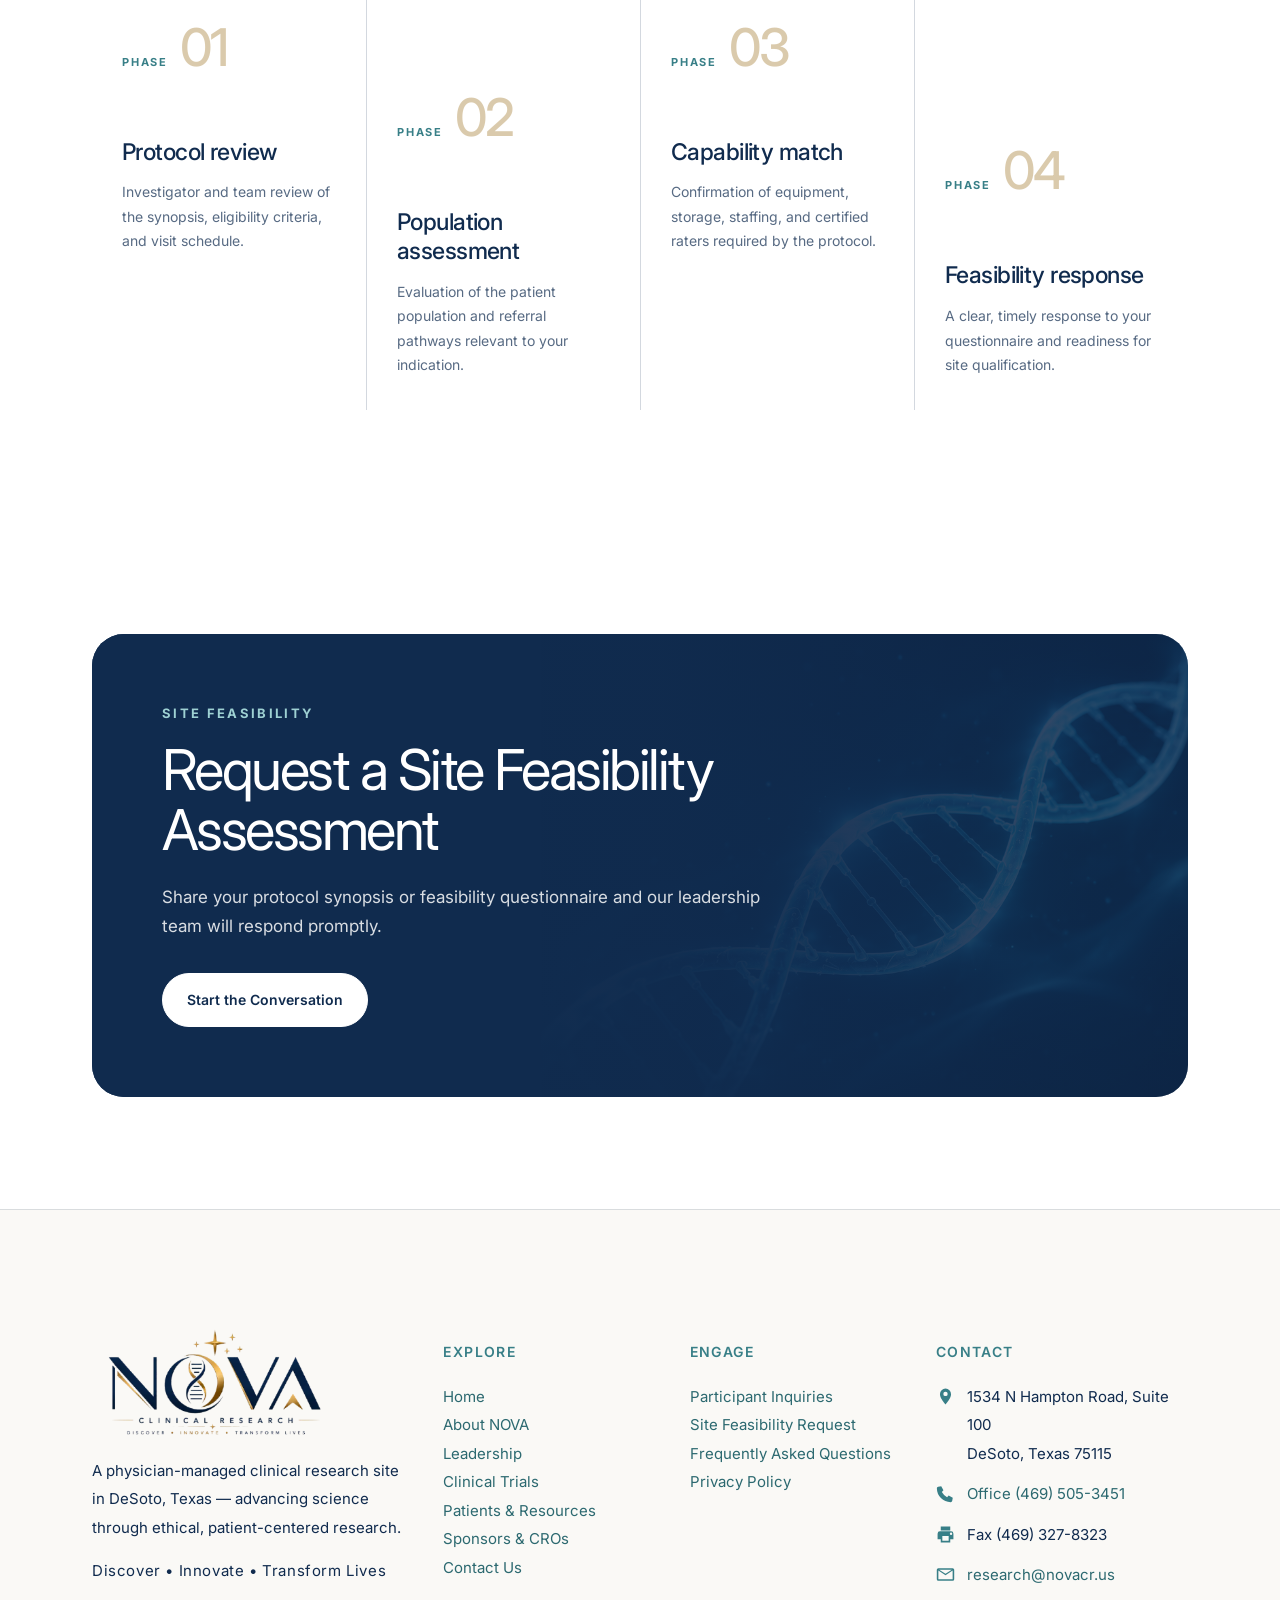
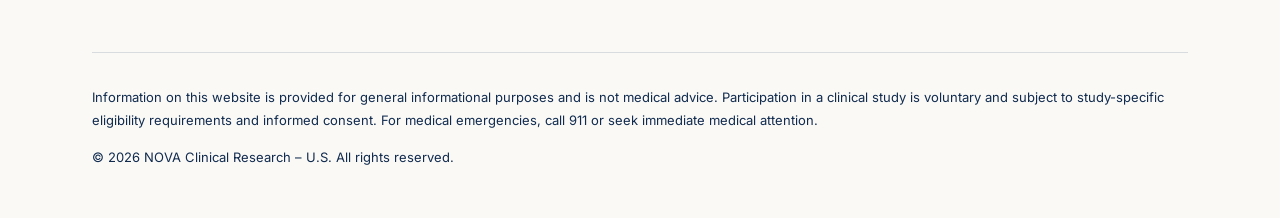
<file: sponsors.html>
<!doctype html>
<html lang="en">
<head>
<meta charset="UTF-8">
<meta name="viewport" content="width=device-width, initial-scale=1">
<title>Sponsors &amp; CROs | NOVA Clinical Research – U.S.</title>
<meta name="description" content="A physician-managed clinical research site with board-certified investigators, diverse patient access, and dedicated research infrastructure in the Dallas–Fort Worth area.">
<link rel="preconnect" href="https://fonts.googleapis.com">
<link rel="preconnect" href="https://fonts.gstatic.com" crossorigin>
<link href="https://fonts.googleapis.com/css2?family=Inter:wght@400;500;600;700;800&amp;display=swap" rel="stylesheet">
<link rel="stylesheet" href="styles.css">
</head>
<body class="sponsors-page">
<header class="site-header">
<div class="container header-row">
<a class="logo" href="index.html" aria-label="NOVA Clinical Research homepage">
<img class="brand-logo brand-logo-default" src="assets/nova-logo-white-gold-transparent.png" alt="NOVA Clinical Research" width="1728" height="910">
<img class="brand-logo brand-logo-scroll" src="assets/nova-logo.webp" alt="" aria-hidden="true" width="720" height="359">
</a>
<button class="mobile-toggle" aria-label="Toggle navigation" aria-expanded="false" aria-controls="main-nav"><span aria-hidden="true">&#9776;</span></button>
<nav class="nav" id="main-nav" aria-label="Main navigation">
<a href="index.html">Home</a>
<a href="about.html">About NOVA</a>
<a href="leadership.html">Leadership</a>
<a href="clinical-trials.html">Clinical Trials</a>
<a href="patients.html">Patients &amp; Resources</a>
<a class="active" href="sponsors.html" aria-current="page">Sponsors &amp; CROs</a>
<a href="contact.html">Contact Us</a>
</nav>
<a class="btn header-cta" href="sponsors.html">Partner With NOVA</a>
</div>
</header>

<main>
<section class="sponsors-hero" aria-labelledby="sponsors-title">
<div class="wrap">
<div class="sponsors-hero-panel">
<div class="sponsors-hero-copy">
<span class="leadership-kicker">Sponsors &amp; CROs</span>
<h1 id="sponsors-title">Your trusted partner in clinical research excellence</h1>
<p>A physician-managed site with board-certified investigators, diverse patient access, and dedicated research infrastructure in the Dallas–Fort Worth area.</p>
</div>
</div>
</div>
</section>

<section class="sponsors-why" aria-labelledby="sponsors-why-title">
<div class="wrap sponsors-why-layout">
<header class="sponsors-section-head">
<span class="leadership-kicker">Why NOVA</span>
<h2 id="sponsors-why-title">Operational agility with specialist oversight</h2>
</header>
<div class="sponsors-why-copy">
<p>Physician management means responsive communication, faster start-up decisions, investigators who are specialists in their fields, and consistent study teams.</p>
<a class="btn" href="contact.html?type=sponsor#form">Request a Site Feasibility Assessment</a>
</div>
</div>
</section>

<section class="sponsors-therapeutic" aria-labelledby="therapeutic-title">
<div class="wrap">
<header class="sponsors-section-head sponsors-section-head-row">
<div><span class="leadership-kicker">Therapeutic Areas</span><h2 id="therapeutic-title">Where our investigators lead</h2></div>
</header>
<div class="therapeutic-grid">
<article tabindex="0"><div class="therapeutic-icon"><img src="assets/icons/brain.svg" alt="" width="34" height="34"></div><div class="therapeutic-copy"><span>01</span><h3>Neurology</h3><p>Studies in epilepsy, neurodegenerative conditions such as multiple system atrophy, and cerebrovascular disease, led by a neurocritical care–trained investigator.</p></div></article>
<article tabindex="0"><div class="therapeutic-icon"><img src="assets/icons/liver.svg" alt="" width="34" height="34"></div><div class="therapeutic-copy"><span>02</span><h3>Hepatology &amp; Liver Disease</h3><p>Research in chronic hepatitis B and metabolic or alcohol-associated liver disease.</p></div></article>
<article tabindex="0"><div class="therapeutic-icon"><img src="assets/icons/lungs.svg" alt="" width="34" height="34"></div><div class="therapeutic-copy"><span>03</span><h3>Pulmonary &amp; Sleep Medicine</h3><p>Respiratory and sleep research supported by on-site complete PFTs and DLCO testing.</p></div></article>
<article tabindex="0"><div class="therapeutic-icon"><img src="assets/icons/heart-rate-pulse-graph.svg" alt="" width="34" height="34"></div><div class="therapeutic-copy"><span>04</span><h3>Cardiology</h3><p>Cardiovascular research guided by an interventional cardiologist, with on-site EKG capability.</p></div></article>
<article tabindex="0"><div class="therapeutic-icon"><img src="assets/icons/kidneys.svg" alt="" width="34" height="34"></div><div class="therapeutic-copy"><span>05</span><h3>Nephrology</h3><p>Kidney disease and transplant nephrology research led by a board-certified nephrologist.</p></div></article>
<article tabindex="0"><div class="therapeutic-icon"><img src="assets/icons/joint.svg" alt="" width="34" height="34"></div><div class="therapeutic-copy"><span>06</span><h3>Metabolic &amp; Rheumatologic</h3><p>Studies in metabolic and inflammatory conditions, including tophaceous gout.</p></div></article>
</div>
</div>
</section>

<section class="sponsors-therapeutic-alt" aria-labelledby="therapeutic-alt-title">
<div class="wrap">
<header class="sponsors-section-head sponsors-section-head-row">
<div><span class="leadership-kicker">Therapeutic Areas</span><h2 id="therapeutic-alt-title">Where our investigators lead</h2></div>
</header>
<div class="therapeutic-alt-scroll">
<div class="therapeutic-alt-layout">
<div class="therapeutic-alt-visual" aria-live="polite">
<img src="assets/therapeutic-research-meeting.png" alt="Clinical research team collaborating in a bright laboratory" width="1916" height="821">
<div class="therapeutic-alt-visual-copy"><span data-therapeutic-number>01</span><h3 data-therapeutic-title>Neurology</h3></div>
</div>
<div class="therapeutic-alt-progress" aria-hidden="true"><span></span></div>
<div class="therapeutic-alt-list" role="list">
<button class="therapeutic-alt-item is-active" type="button" data-therapeutic-tab data-icon="assets/icons/brain.svg" data-number="01" data-title="Neurology" aria-pressed="true"><span>01</span><strong>Neurology</strong><i aria-hidden="true"></i><p>Studies in epilepsy, neurodegenerative conditions such as multiple system atrophy, and cerebrovascular disease, led by a neurocritical care–trained investigator.</p></button>
<button class="therapeutic-alt-item" type="button" data-therapeutic-tab data-icon="assets/icons/liver.svg" data-number="02" data-title="Hepatology &amp; Liver Disease" aria-pressed="false"><span>02</span><strong>Hepatology &amp; Liver Disease</strong><i aria-hidden="true"></i><p>Research in chronic hepatitis B and metabolic or alcohol-associated liver disease.</p></button>
<button class="therapeutic-alt-item" type="button" data-therapeutic-tab data-icon="assets/icons/lungs.svg" data-number="03" data-title="Pulmonary &amp; Sleep Medicine" aria-pressed="false"><span>03</span><strong>Pulmonary &amp; Sleep Medicine</strong><i aria-hidden="true"></i><p>Respiratory and sleep research supported by on-site complete PFTs and DLCO testing.</p></button>
<button class="therapeutic-alt-item" type="button" data-therapeutic-tab data-icon="assets/icons/heart-rate-pulse-graph.svg" data-number="04" data-title="Cardiology" aria-pressed="false"><span>04</span><strong>Cardiology</strong><i aria-hidden="true"></i><p>Cardiovascular research guided by an interventional cardiologist, with on-site EKG capability.</p></button>
<button class="therapeutic-alt-item" type="button" data-therapeutic-tab data-icon="assets/icons/kidneys.svg" data-number="05" data-title="Nephrology" aria-pressed="false"><span>05</span><strong>Nephrology</strong><i aria-hidden="true"></i><p>Kidney disease and transplant nephrology research led by a board-certified nephrologist.</p></button>
<button class="therapeutic-alt-item" type="button" data-therapeutic-tab data-icon="assets/icons/joint.svg" data-number="06" data-title="Metabolic &amp; Rheumatologic" aria-pressed="false"><span>06</span><strong>Metabolic &amp; Rheumatologic</strong><i aria-hidden="true"></i><p>Studies in metabolic and inflammatory conditions, including tophaceous gout.</p></button>
</div>
</div>
</div>
</div>
</section>

<section class="sponsors-capabilities" aria-labelledby="capabilities-title">
<div class="wrap">
<header class="sponsors-section-head sponsors-section-head-row">
<div><span class="leadership-kicker">Capabilities</span><h2 id="capabilities-title">Research infrastructure &amp; operations</h2></div>
<p>Verified site capabilities supporting protocol execution and data quality.</p>
</header>
<div class="capability-grid">
<article>
<h3>Clinical research infrastructure</h3>
<ul><li>4 exam rooms dedicated to research</li><li>Complete PFTs and DLCO on site</li><li>EKG</li><li>Facilities for extended-stay pharmacokinetic studies</li><li>CLIA-waived diagnostic laboratory</li><li>Point-of-care testing: urinalysis, strep, flu, COVID-19, urine drug screen, pregnancy</li></ul>
</article>
<article>
<h3>Investigational product management</h3>
<ul><li>Secured investigational drug storage</li><li>Double-lock refrigerators; −20 °C and −70 °C freezers</li><li>24/7 temperature recording with backup generator</li><li>Laminar flow hood and sterile drug preparation area</li><li>Dedicated pharmacy specialist</li><li>Regular and refrigerated centrifuge</li></ul>
</article>
<article>
<h3>Research technology</h3>
<ul><li>CTMS with eSource, eReg, eConsent, and eISF</li><li>Remote access for CRAs</li></ul>
</article>
<article>
<h3>Quality &amp; protocol compliance</h3>
<ul><li>Annually calibrated medical equipment</li><li>Institutional Biosafety Committee (IBC) approval</li><li>Certified raters for dermatology, neurology, and psychiatry studies</li></ul>
</article>
</div>
</div>
</section>

<section class="sponsors-recruitment" aria-labelledby="recruitment-title">
<div class="wrap recruitment-layout">
<div class="recruitment-copy">
<span class="leadership-kicker">Recruitment &amp; Retention</span>
<h2 id="recruitment-title">Diverse communities, multilingual care</h2>
<p>Our site serves the rapidly growing, diverse communities of southern Dallas County. A multilingual staff — English, Spanish, Punjabi, Urdu, Hindi, Vietnamese, and various African languages — supports clear communication and participant retention.</p>
<p>Physician relationships support community referral pathways.</p>
</div>
<div class="demographics" aria-label="Site patient demographics">
<span class="leadership-kicker">Site patient demographics</span>
<div class="demographic-row"><div><strong>35%</strong><span>African American</span></div><i style="--value:35%"></i></div>
<div class="demographic-row"><div><strong>25%</strong><span>Hispanic</span></div><i style="--value:25%"></i></div>
<div class="demographic-row"><div><strong>25%</strong><span>Caucasian</span></div><i style="--value:25%"></i></div>
<div class="demographic-row"><div><strong>15%</strong><span>Asian &amp; other</span></div><i style="--value:15%"></i></div>
</div>
</div>
</section>

<section class="sponsors-feasibility" id="feasibility" aria-labelledby="feasibility-title">
<div class="wrap">
<header class="sponsors-section-head sponsors-section-head-row">
<div><span class="leadership-kicker">Site Feasibility</span><h2 id="feasibility-title">A clear, collaborative feasibility process</h2></div>
</header>
<ol class="feasibility-steps">
<li><span>Phase <b>01</b></span><div><h3>Protocol review</h3><p>Investigator and team review of the synopsis, eligibility criteria, and visit schedule.</p></div></li>
<li><span>Phase <b>02</b></span><div><h3>Population assessment</h3><p>Evaluation of the patient population and referral pathways relevant to your indication.</p></div></li>
<li><span>Phase <b>03</b></span><div><h3>Capability match</h3><p>Confirmation of equipment, storage, staffing, and certified raters required by the protocol.</p></div></li>
<li><span>Phase <b>04</b></span><div><h3>Feasibility response</h3><p>A clear, timely response to your questionnaire and readiness for site qualification.</p></div></li>
</ol>
</div>
</section>

<section class="sponsors-feasibility-concept is-concept-hidden">
<div class="wrap">
<div class="feasibility-concept-layout">
<header class="sponsors-section-head feasibility-concept-heading">
<span class="leadership-kicker">Site Feasibility</span>
<h2 id="feasibility-concept-title">A clear, collaborative feasibility process</h2>
</header>
<ol class="feasibility-timeline">
<li><span class="feasibility-timeline-number" aria-hidden="true">01</span><div><span class="leadership-kicker">Phase 01</span><h3>Protocol review</h3><p>Investigator and team review of the synopsis, eligibility criteria, and visit schedule.</p></div></li>
<li><span class="feasibility-timeline-number" aria-hidden="true">02</span><div><span class="leadership-kicker">Phase 02</span><h3>Population assessment</h3><p>Evaluation of the patient population and referral pathways relevant to your indication.</p></div></li>
<li><span class="feasibility-timeline-number" aria-hidden="true">03</span><div><span class="leadership-kicker">Phase 03</span><h3>Capability match</h3><p>Confirmation of equipment, storage, staffing, and certified raters required by the protocol.</p></div></li>
<li><span class="feasibility-timeline-number" aria-hidden="true">04</span><div><span class="leadership-kicker">Phase 04</span><h3>Feasibility response</h3><p>A clear, timely response to your questionnaire and readiness for site qualification.</p></div></li>
</ol>
</div>
<div class="sponsors-cta-panel">
<span class="leadership-kicker">Site Feasibility</span>
<h2>Request a Site Feasibility Assessment</h2>
<p>Share your protocol synopsis or feasibility questionnaire and our leadership team will respond promptly.</p>
<div class="sponsors-cta-actions"><a class="btn" href="contact.html?type=sponsor#form">Start the Conversation</a></div>
</div>
</div>
</section>
</main>

<footer id="contact">
<div class="wrap">
<div class="footer-grid">
<div><a class="footer-logo" href="index.html" aria-label="NOVA Clinical Research homepage"><img class="brand-logo" src="assets/nova-logo.webp" alt="NOVA Clinical Research" width="720" height="359" loading="lazy"></a><p>A physician-managed clinical research site in DeSoto, Texas — advancing science through ethical, patient-centered research.</p><p class="brand-motto">Discover • Innovate • Transform Lives</p></div>
<div><h4>Explore</h4><a href="index.html">Home</a><a href="about.html">About NOVA</a><a href="leadership.html">Leadership</a><a href="clinical-trials.html">Clinical Trials</a><a href="patients.html">Patients &amp; Resources</a><a href="sponsors.html">Sponsors &amp; CROs</a><a href="contact.html">Contact Us</a></div>
<div><h4>Engage</h4><a href="contact.html?type=participant#form">Participant Inquiries</a><a href="contact.html?type=sponsor#form">Site Feasibility Request</a><a href="patients.html#faq">Frequently Asked Questions</a><a href="privacy.html">Privacy Policy</a></div>
<div class="footer-contact"><h4>Contact</h4><p class="footer-contact-item"><span class="footer-contact-icon icon-location" aria-hidden="true"></span><span>1534 N Hampton Road, Suite 100<br>DeSoto, Texas 75115</span></p><a class="footer-contact-item" href="tel:+14695053451"><span class="footer-contact-icon icon-phone" aria-hidden="true"></span><span>Office (469) 505-3451</span></a><p class="footer-contact-item"><span class="footer-contact-icon icon-fax" aria-hidden="true"></span><span>Fax (469) 327-8323</span></p><a class="footer-contact-item" href="mailto:research@novacr.us"><span class="footer-contact-icon icon-email" aria-hidden="true"></span><span>research@novacr.us</span></a></div>
</div>
<div class="copyright"><p>Information on this website is provided for general informational purposes and is not medical advice. Participation in a clinical study is voluntary and subject to study-specific eligibility requirements and informed consent. For medical emergencies, call 911 or seek immediate medical attention.</p><p>© 2026 NOVA Clinical Research – U.S. All rights reserved.</p></div>
</div>
</footer>
<script src="header.js" defer></script>
<script src="interactions.js" defer></script>
</body>
</html>
</file>
<file: styles.css>
:root{--navy:#102B4E;--gold:#B89A60;--ivory:#FAF9F6;--teal:#387F87;--white:#fff;--text:var(--navy);--line:rgba(16,43,78,.14);--max:1220px}*{box-sizing:border-box}html{scroll-behavior:smooth}body{margin:0;font-family:Inter,Arial,sans-serif;color:var(--navy);background:var(--white);-webkit-font-smoothing:antialiased}a{color:inherit;text-decoration:none}button,input,textarea{font:inherit}button,a{transition:all .2s ease}a:focus-visible,button:focus-visible{outline:3px solid var(--teal);outline-offset:3px}.wrap{max-width:var(--max);margin:auto;padding:0 28px}.eyebrow{text-transform:uppercase;letter-spacing:.2em;font-size:11px;font-weight:800;color:var(--teal)}.eyebrow:before{content:"";display:inline-block;width:21px;height:1px;background:var(--gold);vertical-align:middle;margin-right:11px}.serif{font-family:Inter,Arial,sans-serif;font-weight:400;letter-spacing:-.025em}.btn{display:inline-flex;justify-content:center;align-items:center;gap:13px;padding:16px 22px;border:1px solid var(--navy);background:var(--navy);color:#fff;font-weight:800;font-size:12px;letter-spacing:.02em;cursor:pointer;min-height:50px}.btn:hover{background:var(--navy);transform:translateY(-2px)}.btn.outline{background:transparent;color:var(--navy)}.btn.outline:hover{background:var(--navy);color:#fff}.btn.light{background:#fff;color:var(--navy);border-color:#fff}.btn.gold{background:var(--gold);border-color:var(--gold);color:var(--navy)}.topline{background:var(--navy);color:var(--ivory);font-size:11px;letter-spacing:.02em}.topline .wrap{display:flex;justify-content:space-between;padding-top:9px;padding-bottom:9px}.topline .tag{color:var(--gold)}.site-header{background:white;position:sticky;top:0;z-index:10;border-bottom:1px solid rgba(16,43,78,.14)}.header-row{display:flex;align-items:center;justify-content:space-between;min-height:90px;gap:20px}.logo{display:flex;align-items:center;gap:12px;flex-shrink:0}.logo-mark{font:48px Inter,Arial,sans-serif;line-height:1;letter-spacing:-.08em}.logo-mark .o{color:var(--gold)}.logo-sub{font-size:9px;font-weight:800;letter-spacing:.21em;text-transform:uppercase;margin-top:3px}.nav{display:flex;gap:25px;align-items:center}.nav a{font-size:12px;font-weight:800;white-space:nowrap;color:var(--navy)}.nav a:hover,.nav a.active{color:var(--teal)}.header-cta{font-size:11px;padding:13px 17px;min-height:44px}.mobile-toggle{display:none;border:0;background:transparent;font-size:26px;color:var(--navy);cursor:pointer}.hero{min-height:645px;position:relative;display:flex;align-items:center;isolation:isolate;background:var(--ivory) url('assets/nova-hero.png') center right/cover no-repeat}.hero:before{content:"";position:absolute;inset:0;z-index:-1;background:linear-gradient(90deg,rgba(246,249,251,.96) 0%,rgba(242,248,250,.91) 25%,rgba(235,243,248,.66) 44%,rgba(235,244,249,.08) 65%,rgba(0,0,0,0) 100%)}.hero-content{width:100%;padding-top:90px;padding-bottom:100px}.hero-copy{max-width:590px}.hero h1{font-size:clamp(46px,4.3vw,70px);line-height:1.09;margin:22px 0 20px}.hero h1 em{font-style:normal;color:var(--teal)}.hero p{font-size:15px;line-height:1.9;color:var(--navy);max-width:480px;margin-bottom:32px}.actions{display:flex;gap:12px;flex-wrap:wrap}.hero-foot{position:absolute;bottom:0;left:0;right:0;background:rgba(16,43,78,.95);color:white}.hero-foot .wrap{display:flex;gap:60px;align-items:center;padding-top:18px;padding-bottom:18px;font-size:11px;letter-spacing:.035em}.hero-foot strong{color:var(--gold)}.hero-foot span{display:flex;align-items:center;gap:10px}.hero-foot span:before{content:"";width:6px;height:6px;background:var(--gold);border-radius:50%}section{padding:100px 0}.section-head{display:flex;justify-content:space-between;align-items:end;gap:35px;margin-bottom:42px}.section-head h2,.intro h2,.split-head h2{font-size:clamp(35px,3.4vw,52px);line-height:1.17;margin:16px 0 0}.section-head p{max-width:405px;font-size:13px;line-height:1.95;color:var(--text)}.about{background:var(--ivory)}.intro{display:grid;grid-template-columns:1.05fr 1fr;gap:100px;align-items:center}.intro p{color:var(--text);font-size:14px;line-height:2;max-width:560px}.statements{display:grid;grid-template-columns:1fr 1fr;gap:15px;margin-top:32px}.statement{padding:27px;border-left:2px solid var(--gold);background:white}.statement b{display:block;font-size:12px;margin-bottom:8px}.statement span{font-size:12px;line-height:1.8;color:var(--text)}.visual-panel{min-height:390px;background:linear-gradient(135deg,var(--navy),var(--teal));padding:34px;position:relative;overflow:hidden;display:flex;align-items:flex-end}.visual-panel:before{content:"";width:270px;height:270px;border:1px solid #ffffff60;border-radius:50%;position:absolute;right:-70px;top:-60px;box-shadow:0 0 0 65px #ffffff08,0 0 0 135px #ffffff08}.visual-panel blockquote{position:relative;margin:0;color:white;font:29px/1.32 Inter,Arial,sans-serif;max-width:340px}.visual-panel small{display:block;margin-top:20px;font:800 11px Inter,Arial,sans-serif;letter-spacing:.12em;color:var(--gold);text-transform:uppercase}.cards{display:grid;grid-template-columns:repeat(3,1fr);gap:18px}.specialty{border:1px solid var(--line);padding:32px;background:#fff;min-height:240px;position:relative}.specialty:hover{border-color:var(--gold);box-shadow:0 15px 40px #102b4e0c;transform:translateY(-3px)}.specialty .symbol{width:47px;height:47px;border-radius:50%;background:rgba(56,127,135,.08);color:var(--teal);display:grid;place-items:center;font-weight:800;font-size:14px;letter-spacing:-.02em}.specialty h3{font-size:17px;margin:26px 0 10px}.specialty p,.study p,.feature p{font-size:12px;line-height:1.9;color:var(--text);margin:0}.studies{background:var(--ivory)}.study{background:white;padding:30px;border:1px solid rgba(16,43,78,.14);display:flex;flex-direction:column;min-height:305px}.status{display:inline-flex;align-items:center;gap:7px;color:var(--teal);font-weight:800;font-size:10px;text-transform:uppercase;letter-spacing:.1em}.status:before{content:"";background:var(--teal);height:6px;width:6px;border-radius:50%}.study h3{font-size:18px;line-height:1.5;margin:22px 0 12px}.study a{margin-top:auto;padding-top:25px;font-weight:800;font-size:12px;color:var(--teal)}.small-note{font-size:11px;color:var(--navy);margin-top:18px}.why{display:grid;grid-template-columns:1fr 1fr;gap:65px;align-items:center}.why h2{font-size:clamp(36px,3.5vw,51px);line-height:1.2}.feature{border-bottom:1px solid var(--line);padding:20px 0;display:flex;gap:17px}.feature:first-child{border-top:1px solid var(--line)}.feature .num{font:18px Inter,Arial,sans-serif;color:var(--gold)}.feature h3{font-size:14px;margin:0 0 7px}.connect{background:var(--navy);color:white}.connect .section-head h2{max-width:760px}.connect .eyebrow{color:var(--gold)}.connect .section-head p{color:var(--ivory)}.paths{display:grid;grid-template-columns:1fr 1fr;gap:20px}.path{border:1px solid #ffffff38;padding:44px;min-height:305px}.path:first-child{background:#ffffff0b}.path:last-child{background:#ffffff05}.path .label{color:var(--gold);text-transform:uppercase;letter-spacing:.15em;font-size:10px;font-weight:800}.path h3{font-size:34px;line-height:1.2;max-width:350px;margin:20px 0 15px}.path p{font-size:13px;line-height:1.9;color:var(--ivory);max-width:420px}.path .btn{margin-top:16px}.path .btn.outline{color:white;border-color:#ffffffa0}.path .btn.outline:hover{background:white;color:var(--navy)}footer{background:var(--navy);color:var(--ivory);padding:58px 0 20px}.footer-grid{display:grid;grid-template-columns:1.7fr 1fr 1fr;gap:65px}.footer-grid p,.footer-grid a{font-size:12px;line-height:2;color:var(--ivory)}.footer-grid h4{font-size:12px;text-transform:uppercase;letter-spacing:.1em;color:var(--gold)}.footer-grid a{display:block}.footer-logo{color:white;font:34px Inter,Arial,sans-serif}.copyright{margin-top:50px;border-top:1px solid #ffffff22;padding-top:20px;font-size:10px;line-height:1.8;color:var(--ivory)}.preview-note{background:var(--ivory);color:var(--navy);font-size:11px;padding:10px 28px;text-align:center}.preview-note strong{font-weight:800}@media(max-width:1050px){.nav{gap:12px}.nav a{font-size:10px}.header-cta{display:none}.hero{min-height:570px}.intro{gap:35px}.why{gap:35px}}@media(max-width:760px){.wrap{padding:0 20px}.topline .tag{display:none}.header-row{min-height:68px}.logo-mark{font-size:35px}.logo-sub{font-size:7px}.mobile-toggle{display:block}.nav{display:none;position:absolute;left:0;right:0;top:68px;padding:20px;background:white;box-shadow:0 15px 25px #00000015;flex-direction:column;align-items:stretch;gap:0}.nav.open{display:flex}.nav a{padding:13px;font-size:13px}.hero{min-height:695px;align-items:flex-start;background-position:61% center}.hero:before{background:linear-gradient(180deg,rgba(249,251,252,.98) 0%,rgba(248,250,251,.91) 30%,rgba(248,251,252,.62) 50%,transparent 80%)}.hero-content{padding-top:45px;padding-bottom:100px}.hero-copy{max-width:430px}.hero h1{font-size:45px;margin:18px 0 12px}.hero p{font-size:12px;line-height:1.75;max-width:375px;margin-bottom:20px}.btn{padding:14px 16px;font-size:11px}.hero-foot .wrap{gap:16px;justify-content:space-between;font-size:9px;padding-top:12px;padding-bottom:12px}.hero-foot span:last-child{display:none}section{padding:65px 0}.section-head{display:block;margin-bottom:28px}.section-head h2,.intro h2{font-size:36px}.section-head p{max-width:none}.intro,.why,.paths{grid-template-columns:1fr}.visual-panel{min-height:260px}.cards{grid-template-columns:1fr}.specialty{min-height:auto;padding:25px}.specialty h3{margin:16px 0 8px}.statements{gap:10px}.statement{padding:17px}.study{min-height:245px;padding:25px}.why{gap:20px}.path{padding:28px;min-height:285px}.path h3{font-size:30px}.footer-grid{grid-template-columns:1fr 1fr;gap:24px}.footer-grid>div:first-child{grid-column:1/-1}.copyright{margin-top:25px}}


/* NOVA brand header and full-viewport hero */
.site-header{position:absolute;inset:0 0 auto;z-index:20;border:0;background:transparent;color:var(--white)}
.site-header .header-row{max-width:none;min-height:108px;padding:20px 4.5vw;display:grid;grid-template-columns:1fr auto 1fr;gap:28px}
.logo{justify-self:start}.logo-mark{color:var(--white);font-size:44px}.logo-sub{color:var(--white)}
.nav{justify-self:center;margin:0;gap:26px}.nav a{font-size:14px;font-weight:500;color:var(--white)}.nav a:hover,.nav a.active{color:var(--gold)}
.site-header .header-cta{display:inline-flex;justify-self:end;padding:0 25px;min-height:52px;border-radius:999px;border-color:var(--gold);background:var(--gold);color:var(--navy);font-size:14px;font-weight:600;letter-spacing:0}
.site-header .header-cta:hover,.hero .btn:hover{background:var(--ivory);border-color:var(--ivory);color:var(--navy)}
.hero{height:100vh;min-height:0;max-height:none;padding:0;display:flex;align-items:center;position:relative;isolation:isolate;overflow:hidden;background:var(--navy) url('assets/nova-hero-lab.png') center/cover no-repeat}
.hero:before{content:"";position:absolute;inset:0;z-index:-1;background:linear-gradient(90deg,rgba(16,43,78,.96) 0%,rgba(16,43,78,.86) 36%,rgba(16,43,78,.42) 70%,rgba(16,43,78,.25) 100%)}
.hero-content{position:relative;z-index:2;width:100%;margin:0;padding:108px 4.5vw 50px;display:flex;align-items:center}
.hero-copy{width:55%;max-width:850px;color:var(--white);text-align:left}
.hero h1{margin:0 0 26px;font-size:clamp(48px,5.2vw,94px);font-weight:400;letter-spacing:-.055em;line-height:1.04;white-space:normal}
.hero h1 em{color:var(--gold);font-style:normal}.hero p{max-width:570px;margin:0 0 32px;color:var(--white);font-size:17px;line-height:1.8}
.hero .actions{justify-content:flex-start;gap:14px}.hero .btn{min-height:54px;padding:0 25px;border-radius:999px;border-color:var(--gold);background:var(--gold);color:var(--navy);font-size:14px;font-weight:600;letter-spacing:0}
.hero .btn.outline{background:transparent;color:var(--white);border-color:var(--gold)}.hero .btn.outline:hover{background:var(--white);border-color:var(--white);color:var(--navy)}
.hero-person{position:absolute;z-index:1;bottom:0;left:75%;height:90vh;width:auto;max-width:none;transform:translateX(-50%);pointer-events:none}
.hero-foot{display:none}
.hero a:focus-visible,.site-header a:focus-visible,.mobile-toggle:focus-visible{outline:3px solid var(--white);outline-offset:5px}
@media(max-width:1250px){.nav{gap:16px}.nav a{font-size:12px}.site-header .header-row{gap:20px}.hero h1{font-size:clamp(48px,5.4vw,70px)}}
@media(max-width:1050px){.site-header .header-row{grid-template-columns:1fr auto auto;min-height:90px}.mobile-toggle{display:block;grid-column:3;grid-row:1;color:var(--white);font-size:28px;padding:8px}.site-header .header-cta{grid-column:2;grid-row:1}.nav{display:none;position:absolute;top:86px;left:4.5vw;right:4.5vw;padding:16px;border:1px solid var(--gold);background:var(--navy);flex-direction:column;align-items:stretch;gap:0;box-shadow:0 15px 30px #102b4e33}.nav.open{display:flex}.nav a{font-size:15px;padding:12px}.hero-copy{width:57%}.hero h1{font-size:clamp(43px,5.5vw,58px)}.hero-person{left:79%;height:86vh}.hero p{font-size:16px}}
@media(max-width:760px){.site-header .header-row{padding:14px 22px;min-height:80px;gap:14px}.logo-mark{font-size:34px}.logo-sub{font-size:7px}.site-header .header-cta{font-size:12px;min-height:44px;padding-inline:17px}.hero{height:100vh;min-height:0;align-items:flex-start;background-position:60% center}.hero:before{background:linear-gradient(180deg,rgba(16,43,78,.94) 0%,rgba(16,43,78,.88) 48%,rgba(16,43,78,.48) 100%)}.hero-content{padding:112px 24px 0;align-items:flex-start}.hero-copy{width:100%;max-width:550px}.hero h1{font-size:clamp(38px,7.5vw,54px);margin-bottom:18px}.hero p{font-size:16px;line-height:1.65;margin-bottom:22px;max-width:470px}.hero .actions{gap:10px}.hero .btn{min-height:48px;padding-inline:18px;font-size:13px}.hero-person{height:44vh;left:73%;bottom:0}}
@media(max-width:430px){.hero-content{padding-top:104px}.hero h1{font-size:clamp(34px,9vw,39px)}.hero p{font-size:15px;line-height:1.6}.hero .btn{padding-inline:14px;font-size:12px}.hero-person{height:39vh;left:72%}}
@media(max-height:650px) and (min-width:761px){.hero h1{font-size:clamp(42px,4.6vw,68px)}.hero-content{padding-top:90px;padding-bottom:24px}.hero h1{margin-bottom:18px}.hero p{margin-bottom:22px}.hero-person{height:88vh}}
@media(max-height:700px) and (max-width:760px){.hero-content{padding-top:94px}.hero h1{font-size:34px;margin-bottom:12px}.hero p{font-size:14px;margin-bottom:16px}.hero-person{height:32vh}.hero .btn{min-height:44px}}

/* Brand guidelines: Midnight Navy #102B4E is the primary corporate color.
   Champagne Gold #B89A60 is reserved for accents and selected actions.
   Warm Ivory #FAF9F6 and Pure White #FFFFFF form the content surfaces.
   Clinical Teal #387F87 identifies scientific details. Preserve the supplied logo. */
:root{--white:#FFFFFF;--text:#102B4E;--line:rgba(16,43,78,.14)}
body{font-size:16px;line-height:1.7}
section[id],footer[id]{scroll-margin-top:24px}
h1,h2,h3,h4{color:var(--navy)}
h2,h3{font-weight:500;letter-spacing:-.025em}
.eyebrow{font-size:14px;font-weight:600;letter-spacing:.14em}
.btn{min-height:52px;padding:14px 24px;border-radius:999px;font-size:14px;font-weight:600;letter-spacing:0;background:var(--navy);border-color:var(--navy);color:var(--white)}
.btn:hover{background:var(--teal);border-color:var(--teal)}
.btn.outline{background:transparent;color:var(--navy);border-color:var(--navy)}
.btn.outline:hover{background:var(--navy);color:var(--white)}
a:focus-visible,button:focus-visible{outline:3px solid var(--teal);outline-offset:5px}
.site-header{background:var(--white);color:var(--navy);border-bottom:1px solid var(--line)}
.site-header .header-row{padding-block:10px;min-height:108px}
.brand-logo{display:block;width:190px;height:auto;object-fit:contain}
.nav a{color:var(--navy);font-size:14px}
.nav a:hover,.nav a.active{color:var(--teal)}
.site-header .header-cta{background:var(--navy);border-color:var(--navy);color:var(--white)}
.site-header .header-cta:hover{background:var(--teal);border-color:var(--teal);color:var(--white)}
.hero h1{color:var(--white)}
.site-header a:focus-visible,.mobile-toggle:focus-visible{outline-color:var(--teal)}
.section-head p,.intro p,.specialty p,.study p,.feature p,.path p,.why-description{font-size:16px;line-height:1.8;color:var(--text)}
.statement{border:1px solid var(--line);border-top:2px solid var(--gold);border-left:1px solid var(--line)}
.statement b{font-size:16px;font-weight:600}.statement span{font-size:15px;line-height:1.8}
.visual-panel{background:var(--white);border:1px solid var(--line);border-top:3px solid var(--gold);padding:40px}
.visual-panel:before{border-color:rgba(56,127,135,.2);box-shadow:0 0 0 65px rgba(56,127,135,.03)}
.visual-panel blockquote{color:var(--navy);font-size:28px;font-weight:400}
.visual-panel small{color:var(--teal);font-size:14px;font-weight:500;line-height:1.6}
.specialty,.study{border-color:var(--line);padding:32px}
.specialty h3,.study h3{font-size:20px}.specialty .symbol{color:var(--teal);background:rgba(56,127,135,.08);font-weight:600}
.study a{font-size:15px;font-weight:600}.status{font-size:13px;font-weight:600;letter-spacing:.06em}
.status:before{display:none}.small-note{font-size:14px;color:var(--navy)}
.feature h3{font-size:18px;font-weight:600}.feature .num{color:var(--teal)}.feature{padding-block:24px}
.connect{background:var(--ivory);color:var(--navy)}
.connect .eyebrow{color:var(--teal)}.connect .section-head p{color:var(--navy)}
.path,.path:first-child,.path:last-child{background:var(--white);border:1px solid var(--line);border-top:2px solid var(--gold)}
.path .label{color:var(--teal);font-size:14px;font-weight:600;letter-spacing:.1em}.path h3{font-size:34px}
.path .btn,.path .btn.light{background:var(--navy);border-color:var(--navy);color:var(--white)}
.path .btn.outline{background:transparent;border-color:var(--navy);color:var(--navy)}
.path .btn:hover{background:var(--teal);border-color:var(--teal);color:var(--white)}
footer{background:var(--white);color:var(--navy);border-top:1px solid var(--line)}
.footer-logo{display:inline-block}.footer-logo .brand-logo{width:240px}
.footer-grid h4{font-size:14px;color:var(--teal);font-weight:600}
.footer-grid .footer-text{display:block;font-size:15px;line-height:1.9;color:var(--navy)}
.footer-grid p,.footer-grid a{font-size:15px;color:var(--navy);line-height:1.9}
.footer-grid a:hover{color:var(--teal)}.brand-motto{letter-spacing:.04em;color:var(--teal)}
.copyright{font-size:13px;color:var(--navy);border-color:var(--line)}
@media(max-width:1250px){.nav{gap:16px}.nav a{font-size:13px}.brand-logo{width:165px}}
@media(max-width:1050px){.mobile-toggle{color:var(--navy)}.nav{background:var(--white);border-color:var(--line)}.nav a{font-size:15px}}
@media(max-width:760px){.site-header .header-row{min-height:90px;padding-block:8px}.brand-logo{width:135px}.hero-content{padding-top:130px}.visual-panel{padding:28px}.path h3{font-size:30px}.nav{top:90px}}
@media(max-width:430px){.site-header .header-row{padding-inline:16px;gap:10px}.brand-logo{width:120px}.site-header .header-cta{padding-inline:12px}.hero-content{padding-top:116px}}
/* Compact header: clear at the top, white after scrolling. */
.site-header{position:fixed;background:transparent;backdrop-filter:none;-webkit-backdrop-filter:none;border-bottom:1px solid transparent;transform:translateY(0);transition:transform .25s ease,background-color .25s ease,box-shadow .25s ease}
.site-header .header-row{min-height:80px;padding-block:6px}
.brand-filter-defs{position:absolute;overflow:hidden;pointer-events:none}
.site-header .brand-logo{width:150px;filter:none}
.site-header .brand-logo-default{display:block}
.site-header .brand-logo-scroll{display:none}
.site-header.is-scrolled .brand-logo-default{display:none}
.site-header.is-scrolled .brand-logo-scroll{display:block}
.site-header .logo{background:transparent;padding:0;border-radius:0}
.site-header.is-scrolled .brand-logo{filter:none}
.site-header .nav a{color:var(--white)}
.site-header .nav a:hover,.site-header .nav a.active{color:var(--gold)}
.site-header .header-cta{min-height:44px;background:var(--gold);border-color:var(--gold);color:var(--navy)}
.site-header .mobile-toggle{color:var(--white)}
.site-header.is-scrolled{background:rgba(255,255,255,.92);backdrop-filter:blur(10px);-webkit-backdrop-filter:blur(10px);border-bottom-color:var(--line);box-shadow:0 4px 18px rgba(16,43,78,.06)}
.site-header.is-scrolled .nav a{color:var(--navy)}
.site-header.is-scrolled .nav a:hover,.site-header.is-scrolled .nav a.active{color:var(--teal)}
.site-header.is-scrolled .mobile-toggle{color:var(--navy)}
.site-header.is-hidden{transform:translateY(-100%);visibility:hidden;transition:transform .25s ease,visibility .25s}
.site-header.is-keyboard-active:focus-within{transform:translateY(0);visibility:visible}
section[id],footer[id]{scroll-margin-top:96px}
@media(max-width:1050px){.site-header .nav{top:calc(100% - 1px)}.site-header .nav a{color:var(--navy)}.site-header .nav a:hover,.site-header .nav a.active{color:var(--teal)}}
@media(max-width:760px){.site-header .header-row{min-height:70px;padding-block:4px}.site-header .brand-logo{width:120px}.site-header .header-cta{min-height:44px}section[id],footer[id]{scroll-margin-top:86px}}
/* Shared page width: generous desktop canvas with readable text measures. */
@media(min-width:761px){:root{--max:min(1600px,90vw)}}
/* Shared alignment for the header and hero, matching the content sections. */
.container,.site-header .container.header-row,.container.hero-content{width:100%;max-width:var(--max);margin-inline:auto;padding-inline:28px}
.container.hero-content{flex-shrink:0}
.hero h1{font-size:clamp(48px,5.2vw,74px)}
.hero-person{left:calc(50% + min(25vw,305px))}
/* Keep desktop proportions tied to the content width rather than screen height. */
@media(min-width:1051px){
  .site-header .container.header-row{grid-template-columns:minmax(160px,1fr) auto minmax(160px,1fr);gap:20px}
  .site-header .nav{gap:clamp(14px,1.25vw,20px)}
  .site-header .nav a{font-size:13px}
  .hero-copy{width:55%;max-width:760px;min-width:0}
  .hero h1{font-size:clamp(48px,4.4vw,74px);line-height:1.08}
  .hero p{max-width:520px}
  .hero-person{height:min(90vh,850px);left:calc(50% + min(24vw,400px))}
}
@media(min-width:1600px){
  .hero-person{height:min(90vh,950px)}
}
@media(min-width:1051px) and (max-height:650px){
  .hero-person{height:88vh}
  .hero h1{font-size:clamp(42px,4vw,58px)}
}
@media(max-width:760px){.container,.site-header .container.header-row,.container.hero-content{padding-inline:20px}.hero h1{font-size:clamp(38px,7.5vw,54px)}.hero-person{left:73%}}
@media(max-width:430px){.hero h1{font-size:clamp(34px,9vw,39px)}.hero-person{left:72%}}
@media(max-height:700px) and (max-width:760px){.hero h1{font-size:34px}}
/* About introduction and a separate mission row. */
.about-intro{grid-template-columns:minmax(0,1fr) minmax(0,1fr);gap:clamp(32px,5vw,80px);align-items:center}
.about-copy h2{margin-top:0}
.about-copy p{max-width:620px}
.about-image{display:block;width:100%;height:auto;aspect-ratio:4/3;object-fit:cover;object-position:65% center;border-radius:32px}
.about-mission{margin-top:clamp(48px,6vw,88px);padding-top:40px;border-top:1px solid rgba(184,154,96,.4)}
.about-mission h3{margin:0 0 20px;font-size:22px;font-weight:500;color:var(--teal)}
.about-mission blockquote{margin:0;max-width:1100px}
.about-mission blockquote p{margin:0;color:var(--navy);font-family:Georgia,'Times New Roman',serif;font-size:clamp(28px,3vw,44px);line-height:1.45;letter-spacing:-.025em}
.about-mission blockquote footer{display:flex;align-items:center;gap:16px;margin-top:28px;padding:0;border:0;background:transparent;color:var(--navy);font-size:14px;letter-spacing:.1em;text-transform:uppercase}
.about-mission blockquote footer:before{content:'';width:40px;height:1px;flex:none;background:var(--gold)}
@media(max-width:760px){.about-intro{grid-template-columns:1fr;gap:28px}.about-image{aspect-ratio:4/3}.about-mission{margin-top:44px;padding-top:28px}.about-mission blockquote footer{font-size:12px;letter-spacing:.06em}}
/* About and mission share the left column; a gold helix anchors the right. */
.about-layout{display:grid;grid-template-columns:minmax(0,.85fr) minmax(0,1.15fr);gap:clamp(36px,6vw,100px);align-items:center}.about-layout .dna-art{order:1}.about-layout .about-content{order:2}
.about-copy h2{font-size:clamp(34px,3.2vw,50px);line-height:1.18;letter-spacing:-.03em}
.about-copy p{font-size:16px;line-height:1.8}
.about-content .about-mission{margin-top:40px;padding-top:30px}
.about-content .about-mission blockquote p{font-family:Inter,Arial,sans-serif;font-size:clamp(25px,2.2vw,34px);font-weight:400}
.dna-art{position:relative;min-width:0;height:760px;max-height:85vh;min-height:560px;overflow:hidden;border-radius:32px;background:#F0EBE2;border:1px solid rgba(184,154,96,.18);box-shadow:inset 0 0 64px rgba(184,154,96,.08);isolation:isolate}
#dna-canvas{position:absolute;inset:0;display:block;width:100%;height:100%;z-index:2}
.dna-pedestal{position:absolute;bottom:0;left:5%;width:90%;height:26%;display:block;z-index:1;filter:drop-shadow(0 8px 14px rgba(16,43,78,.08))}
@media(max-width:1050px){.about-layout{gap:32px}.about-layout .about-content{order:1}.about-layout .dna-art{order:2}.dna-art{height:700px;min-height:520px}.about-content .about-mission blockquote footer{font-size:12px;letter-spacing:.04em}}
@media(max-width:760px){.about-layout{grid-template-columns:1fr}.dna-art{height:560px;min-height:0;max-height:none}.about-content .about-mission{margin-top:32px}.about-copy h2{font-size:36px}}
/* Mission banner inspired by the supplied reference, without decorative lines. */
.about-content .about-mission{display:grid;grid-template-columns:190px minmax(0,1fr);margin-top:36px;padding:0;border:2px solid var(--white);border-radius:28px;overflow:hidden;background:#F8F5F0;box-shadow:0 10px 28px rgba(16,43,78,.06)}
.mission-label{position:relative;isolation:isolate;display:flex;align-items:center;justify-content:flex-start;gap:12px;padding:28px 32px 28px 22px;background:transparent}
.mission-label:before{content:'';position:absolute;inset:0;z-index:-1;background-image:url("data:image/svg+xml,%3Csvg xmlns='http://www.w3.org/2000/svg' viewBox='0 0 200 200' preserveAspectRatio='none'%3E%3Cpath fill='%23102B4E' d='M0 0H176C150 10 165 48 178 92L200 200H0Z'/%3E%3C/svg%3E");background-size:100% 100%;background-repeat:no-repeat}
.mission-icon{display:block;width:48px;height:48px;aspect-ratio:1;flex:0 0 48px}
.about-mission .mission-label h3{margin:0;color:var(--white);font-family:Inter,Arial,sans-serif;font-size:24px;font-weight:400;line-height:1.15;letter-spacing:-.025em}
.about-mission blockquote{position:relative;display:flex;align-items:center;padding:30px 28px 30px 36px;background:transparent}
.about-content .about-mission blockquote p{font-family:Inter,Arial,sans-serif;font-size:clamp(18px,1.35vw,22px);font-weight:500;font-style:italic;line-height:1.5;letter-spacing:-.025em}
.mission-quote-mark{color:var(--gold);font-size:2.1em;font-family:Georgia,serif;font-weight:700;line-height:0;vertical-align:-.18em}
.mission-quote-mark:first-child{position:absolute;top:34px;left:8px;line-height:1}
.about-mission h3:after,.about-mission h3:before{content:none}
@media(min-width:761px) and (max-width:1050px){.about-content .about-mission{grid-template-columns:1fr}.mission-label{padding:18px 24px}.mission-label:before{background:var(--navy)}.about-mission .mission-label h3 br{display:none}.about-mission blockquote{padding:26px 26px 26px 40px}.mission-quote-mark:first-child{top:26px;left:12px}}
@media(max-width:600px){.about-content .about-mission{grid-template-columns:1fr}.mission-label{padding:18px 24px}.mission-label:before{background:var(--navy)}.about-mission .mission-label h3 br{display:none}.about-mission blockquote{padding:26px 26px 26px 40px}.mission-quote-mark:first-child{top:26px;left:12px}}
/* Desktop gutters inside sections; shared outer container stays unchanged. */
@media(min-width:1051px){
  .about-layout{column-gap:clamp(72px,8vw,140px)}
  .why{column-gap:96px}
  .cards{gap:32px}
  .paths{gap:36px}
  .section-head{column-gap:56px}
}
/* Shared section rhythm; hero retains its viewport composition. */
main>section:not(.hero){padding-block:120px}
.about-mission{position:relative}
.about-content .about-mission{overflow:visible;margin-top:64px}
.about-content .about-mission:before{content:'';position:absolute;top:-34px;left:-2px;right:-2px;height:1px;background:rgba(184,154,96,.4)}
.mission-label:before{border-radius:26px 0 0 26px}
@media(min-width:761px) and (max-width:1050px){.mission-label:before{border-radius:26px 26px 0 0}}
@media(max-width:600px){.mission-label:before{border-radius:26px 26px 0 0}}
/* Compact research statistics anchored to the hero content's left edge. */
.hero-stats-container{position:absolute;bottom:28px;inset-inline:0;z-index:3;pointer-events:none}
.hero-stats{display:grid;grid-template-columns:repeat(3,minmax(0,1fr));width:55%;max-width:680px;margin:0;padding:18px 0;background:transparent}
.hero-stat{display:flex;flex-direction:column;min-width:0;padding-inline:22px}
.hero-stat:first-child{padding-left:0}.hero-stat:last-child{padding-right:0}
.hero-stat+.hero-stat{border-left:1px solid rgba(255,255,255,.28)}
.hero-stat dt{order:2;font-size:14px;line-height:1.4;font-weight:500;color:rgba(255,255,255,.78)}
.hero-stat dd{order:1;margin:0 0 4px;font-size:36px;line-height:1.1;font-weight:600;letter-spacing:-.04em;color:var(--white)}
@media(min-width:1051px){.hero{align-items:flex-start}.container.hero-content{padding-top:clamp(140px,18vh,210px);padding-bottom:160px}}
@media(min-width:1051px) and (max-height:650px){.hero-stats-container{bottom:16px}.hero-stats{padding-block:12px}.hero-stat dd{font-size:28px}.container.hero-content{padding-top:105px;padding-bottom:130px}.hero h1{font-size:42px}.hero p{margin-bottom:20px;line-height:1.6}}
@media(max-width:1050px){.hero-stats-container{position:relative;bottom:auto;inset-inline:auto;order:3;flex:none;padding-block:0 24px}.hero-stats{width:100%;max-width:none}.hero-stat{padding-inline:20px}}
@media(max-width:430px){.hero-stats{padding:16px 0}.hero-stat{padding-inline:12px}.hero-stat dt{font-size:13px}.hero-stat dd{font-size:30px}}
/* Touch layouts: a full-width dropdown and a separate, centered portrait. */
@media(max-width:1050px){
  .site-header .nav{left:20px;right:20px;top:100%;width:auto;min-width:0;max-width:none;justify-self:stretch;margin:0;padding:12px;background:var(--white);border:1px solid var(--line);border-radius:8px;gap:0;max-height:calc(100dvh - 110px);overflow-y:auto;overscroll-behavior:contain;box-shadow:0 12px 30px rgba(16,43,78,.16)}
  .site-header .nav.open{display:flex;align-items:stretch}
  .site-header .nav a{display:flex;align-items:center;min-height:48px;padding:12px 16px;font-size:16px;line-height:1.5;white-space:normal}
  .site-header .nav a:hover,.site-header .nav a.active{background:var(--ivory);color:var(--teal)}
  .site-header .mobile-toggle{width:44px;height:44px;padding:0;line-height:1}
  .hero{height:auto;min-height:100vh;display:flex;flex-direction:column;align-items:center;justify-content:space-between}
  .hero:before{background:linear-gradient(180deg,rgba(16,43,78,.94),rgba(16,43,78,.78) 55%,rgba(16,43,78,.4))}
  .container.hero-content{order:1;flex:none;padding-top:120px;padding-bottom:28px}
  .hero-copy{width:100%;max-width:660px}
  .hero h1{font-size:clamp(38px,6vw,56px);line-height:1.08}
  .hero p{font-size:16px;max-width:570px}
  .hero-person{order:2;position:relative;left:auto;bottom:auto;transform:none;align-self:center;flex:none;display:block;width:auto;max-width:none;height:clamp(400px,54svh,650px);margin:0}
}
@media(max-width:760px){
  .container.hero-content{padding-top:104px;padding-bottom:24px}
  .hero h1{font-size:clamp(34px,8vw,48px)}
  .hero p{font-size:16px;line-height:1.65}
  .hero-person{height:clamp(360px,52svh,540px)}
}
/* Tablets: left-hand copy and vertical metrics, portrait anchored right. */
@media(min-width:761px) and (max-width:1050px){
  .hero{height:100vh;min-height:940px;display:block}
  .container.hero-content{padding-top:120px;padding-bottom:340px}
  .hero-copy{width:60%;max-width:560px}
  .hero h1{font-size:clamp(36px,4.5vw,47px);line-height:1.08}
  .hero p{font-size:16px;line-height:1.65}
  .hero .actions{gap:12px}
  .hero-person{position:absolute;left:82%;bottom:0;transform:translateX(-50%);height:min(74vh,780px);margin:0}
  .hero-stats-container{position:absolute;bottom:28px;inset-inline:0;padding-block:0;z-index:3}
  .hero-stats{width:36%;max-width:280px;grid-template-columns:1fr;padding:0}
  .hero-stat,.hero-stat:first-child,.hero-stat:last-child{padding:14px 0}
  .hero-stat+.hero-stat{border-left:0;border-top:1px solid rgba(255,255,255,.28)}
  .hero-stat dd{font-size:32px}
  .hero-stat dt{font-size:14px}
}
/* Editorial statistics: refined type and restrained brand accents. */
.hero-stat dd{font-family:Inter,Arial,sans-serif;font-size:44px;font-weight:500;letter-spacing:-.04em;color:var(--white)}
.hero-stat dt{font-family:Inter,Arial,sans-serif;font-weight:400;letter-spacing:0;color:rgba(255,255,255,.88)}
.hero-stat+.hero-stat{border-color:rgba(184,154,96,.4)}
@media(min-width:761px) and (max-width:1050px){
  .hero-stats{width:43%;max-width:360px;gap:0;padding:0 20px;border:1px solid rgba(184,154,96,.55);border-radius:16px;background:transparent;overflow:hidden}
  .hero-stat,.hero-stat:first-child,.hero-stat:last-child{display:grid;grid-template-columns:54px minmax(0,1fr);align-items:center;column-gap:18px;padding:18px 0;border:0;border-radius:0;background:transparent}
  .hero-stat+.hero-stat{border-top:1px solid rgba(184,154,96,.35)}
  .hero-stat dd{grid-column:1;grid-row:1;order:0;margin:0;font-family:Inter,Arial,sans-serif;font-weight:500;font-size:40px;line-height:1;letter-spacing:-.05em;color:var(--white)}
  .hero-stat dt{grid-column:2;grid-row:1;order:0;padding-left:0;border-left:0;font-size:14px;line-height:1.55;max-width:205px}
}
@media(max-width:430px){.hero-stat dd{font-size:36px}}
/* Tablet sections flow vertically: copy, artwork, then supporting content. */
@media(min-width:761px) and (max-width:1050px){
  .about-layout,.intro,.why,.paths,.cards{grid-template-columns:minmax(0,1fr);gap:40px}
  .section-head{display:block}
  .section-head p{max-width:660px;margin-top:24px}
  .about-copy p{max-width:none}
  .dna-art{width:100%;height:620px;min-height:0;max-height:none}
  .about-content .about-mission{grid-template-columns:190px minmax(0,1fr)}
  .mission-label:before{background-color:transparent;background-image:url("data:image/svg+xml,%3Csvg xmlns='http://www.w3.org/2000/svg' viewBox='0 0 200 200' preserveAspectRatio='none'%3E%3Cpath fill='%23102B4E' d='M0 0H176C150 10 165 48 178 92L200 200H0Z'/%3E%3C/svg%3E");border-radius:26px 0 0 26px}
  .about-mission .mission-label h3 br{display:initial}
  .hero{height:auto;min-height:100vh;display:flex;flex-direction:column;align-items:center;justify-content:flex-start}
  .container.hero-content{order:1;padding-top:120px;padding-bottom:32px}
  .hero-copy{width:100%;max-width:none}
  .hero-person{position:relative;order:3;left:auto;bottom:auto;transform:none;height:clamp(480px,60svh,680px);align-self:center;margin-top:auto}
  .hero-stats-container{position:relative;order:2;bottom:auto;inset-inline:auto;padding-block:0 32px}
  .hero-stats{width:100%;max-width:none;grid-template-columns:repeat(3,minmax(0,1fr));border:0;border-radius:16px;background:rgba(16,43,78,.72);padding:24px 0}
  .hero-stat,.hero-stat:first-child,.hero-stat:last-child{display:flex;flex-direction:column;align-items:flex-start;gap:8px;padding:0 24px}
  .hero-stat+.hero-stat{border-top:0;border-left:1px solid rgba(184,154,96,.35)}
  .hero-stat dd{order:0;font-size:38px}
  .hero-stat dt{order:1;font-size:14px;max-width:none}
}
/* Phones share the horizontal statistics treatment used on tablets. */
@media(max-width:760px){
  .hero-stats-container{order:2;padding-block:0 24px}
  .hero-person{order:3;margin-top:auto}
  .hero-stats{width:100%;max-width:none;grid-template-columns:repeat(3,minmax(0,1fr));margin:0;padding:20px 0;border:0;border-radius:16px;background:rgba(16,43,78,.72)}
  .hero-stat,.hero-stat:first-child,.hero-stat:last-child{display:flex;flex-direction:column;align-items:flex-start;gap:8px;min-width:0;padding:0 12px}
  .hero-stat+.hero-stat{border-top:0;border-left:1px solid rgba(184,154,96,.35)}
  .hero-stat dd{order:0;margin:0;font-family:Inter,Arial,sans-serif;font-size:32px;font-weight:500;color:var(--white)}
  .hero-stat dt{order:1;font-family:Inter,Arial,sans-serif;font-size:12px;line-height:1.5;letter-spacing:0;max-width:none}
}
/* Why NOVA: compact heading aligned to the top of the feature list. */
#why .why{align-items:start}
#why .why>div{min-width:0}
#why .why h2{max-width:18ch;margin:0 0 24px;text-wrap:balance}
#why .why-description{max-width:460px;margin-top:0}
/* Source homepage copy, fitted into the existing visual design. */
.hero .hero-location{font-size:13px;line-height:1.6;margin:20px 0 0;max-width:520px}
.hero-location a{display:inline-block;margin-left:8px;text-decoration:underline;text-underline-offset:4px}
.study-top{display:flex;align-items:center;justify-content:space-between;gap:12px;flex-wrap:wrap}
.study-phase{font-size:13px;color:var(--teal)}
.study .study-area{margin-top:20px;color:var(--teal);font-size:14px;font-weight:500}
.study h3{margin-top:10px}
.study-details{display:grid;gap:8px;margin:24px 0 0;padding-top:20px;border-top:1px solid var(--line);font-size:13px;line-height:1.6}
.study-details>div{display:flex;flex-wrap:wrap;gap:8px}
.study-details dt{font-weight:500}.study-details dd{margin:0}
.path-benefits{margin:24px 0 0;padding:24px 0 0 20px;border-top:1px solid var(--line);font-size:16px;line-height:1.8}
.path-benefits li{margin-bottom:8px}.path-benefits li::marker{color:var(--teal)}
.path-actions{display:flex;align-items:center;gap:24px;flex-wrap:wrap;margin-top:24px}
.path .path-actions .btn{margin-top:0}
.text-link,.contact-prompt a{text-decoration:underline;text-underline-offset:5px;font-weight:500}
.contact-prompt{text-align:center;margin:32px 0 0;font-size:16px}
.footer-grid{grid-template-columns:1.5fr 1fr 1fr 1.2fr;gap:36px}
@media(max-width:1050px){.footer-grid{grid-template-columns:1fr 1fr}}
@media(max-width:480px){.footer-grid{grid-template-columns:1fr}}
#expertise[hidden]{display:none}
/* Research expertise: an inset ivory panel with generous inner spacing. */
#expertise>.wrap{background:var(--ivory);padding:60px;border-radius:32px}
#expertise .specialty{background:transparent}
@media(max-width:1050px){#expertise>.wrap{width:calc(100% - 40px);padding:40px}}
@media(max-width:760px){#expertise>.wrap{padding:28px 20px}}
/* Research expertise: a restrained heading and borderless interactive cards. */
#expertise .section-head>div{flex:1;min-width:0}
#expertise .section-head h2{max-width:22ch;text-wrap:balance}
#expertise .section-head>p{flex:0 1 405px}
#expertise .specialty{border:1px solid transparent;background:transparent;border-radius:16px;box-shadow:none;transition:background-color .3s ease,border-color .3s ease,box-shadow .3s ease,transform .3s ease}
#expertise .specialty .symbol{background:transparent;color:var(--teal);transition:background-color .3s ease,color .3s ease}
#expertise .specialty-number{position:absolute;top:38px;right:32px;font-family:Inter,Arial,sans-serif;font-size:14px;font-weight:500;line-height:1;letter-spacing:.1em;color:var(--gold);opacity:.65;transition:opacity .3s ease}
@media(hover:hover){
  #expertise .specialty:hover{background:var(--ivory);border-color:var(--gold);box-shadow:0 14px 36px rgba(16,43,78,.09);transform:translateY(-3px)}
  #expertise .specialty:hover .symbol{background:var(--teal);color:var(--white)}
  #expertise .specialty:hover .specialty-number{opacity:1}
}
@media(prefers-reduced-motion:reduce){#expertise .specialty:hover{transform:none}}
/* Warm-ivory research expertise panel with restrained brand accents. */
.expertise-services{background:var(--white)}
.expertise-services-shell{position:relative;isolation:isolate;display:grid;grid-template-columns:minmax(420px,450px) minmax(540px,578px);justify-content:space-between;gap:20px;min-height:960px;padding:48px;border:1px solid rgba(16,43,78,.08);border-radius:34px;overflow:hidden;background:#FAF9F6;box-shadow:0 12px 34px rgba(16,43,78,.07)}
.expertise-services-shell:before{content:"";position:absolute;left:-145px;bottom:-265px;z-index:-1;width:390px;height:390px;border:1px solid rgba(184,154,96,.16);border-radius:50%}
.expertise-services-shell:after{content:"";position:absolute;top:-130px;right:-110px;z-index:-1;width:280px;height:280px;border-radius:50%;background:rgba(56,127,135,.035)}
.expertise-services-visual{position:relative;display:flex;flex-direction:column;justify-content:flex-start;min-width:0;padding:18px 0 42px}
.expertise-services-copy{position:relative;z-index:3;width:450px;max-width:100%}
.expertise-services-kicker{display:block;margin-bottom:18px;color:var(--teal);font-size:13px;font-weight:700;letter-spacing:.18em;text-transform:uppercase}
.expertise-services-copy h2{width:100%;max-width:none;margin:0;color:var(--navy);font-size:clamp(38px,3.45vw,52px);font-weight:500;line-height:1.08;letter-spacing:-.045em;text-wrap:wrap}
.expertise-services-copy>p{max-width:410px;margin:20px 0 24px;color:rgba(16,43,78,.78);font-size:17px;line-height:1.65}
.expertise-services-copy .btn.light{position:relative;z-index:4;background:var(--navy);border-color:var(--navy);color:var(--white)}
.expertise-services-copy .btn.light:hover{background:var(--action-hover);border-color:var(--action-hover);color:var(--white)}
.expertise-services-metric{position:relative;z-index:3;display:flex;align-items:center;gap:18px;align-self:flex-start;margin-top:auto;padding-top:42px;color:var(--navy)}
.expertise-services-metric strong{font-size:54px;font-weight:500;line-height:1;letter-spacing:-.055em;color:var(--teal)}
.expertise-services-metric span{padding-left:18px;border-left:1px solid var(--gold);font-size:16px;font-weight:600;line-height:1.35;letter-spacing:.01em}
.expertise-services-grid{position:relative;z-index:2;display:grid;grid-template-columns:repeat(2,minmax(0,280px));gap:22px 18px;align-self:center;justify-self:end;width:100%;max-width:578px;padding:18px 0 42px}
.expertise-service-card{min-width:0;min-height:240px;padding:26px;border:1px solid rgba(16,43,78,.1);border-radius:32px;background:#fff;box-shadow:0 8px 20px rgba(16,43,78,.065)}
.expertise-service-card:nth-child(even){margin-top:24px;margin-bottom:-24px}
.expertise-service-icon{display:grid;place-items:center;width:46px;height:46px;margin-bottom:20px;border-radius:11px;background:#dfeff0;color:var(--teal)}
.expertise-service-icon:before{content:"";display:block;width:24px;height:24px;background:currentColor;mask:var(--service-icon) center/contain no-repeat;-webkit-mask:var(--service-icon) center/contain no-repeat}
.expertise-service-icon.service-icon-brain{--service-icon:url('assets/icons/brain.svg')}
.expertise-service-icon.service-icon-liver{--service-icon:url('assets/icons/blood-drop-donation.svg')}
.expertise-service-icon.service-icon-heart{--service-icon:url('assets/icons/heart-rate-pulse-graph.svg')}
.expertise-service-icon.service-icon-pulmonary{--service-icon:url('assets/icons/flu-mask.svg')}
.expertise-service-icon.service-icon-care{--service-icon:url('assets/icons/health-care-2.svg')}
.expertise-service-icon.service-icon-cells{--service-icon:url('assets/icons/bacteria-virus-cells-biology.svg')}
.expertise-service-card h3{margin:0 0 10px;color:var(--navy);font-size:18px;font-weight:600;line-height:1.35;letter-spacing:-.02em}
.expertise-service-card p{margin:0;color:rgba(16,43,78,.76);font-size:16px;line-height:1.55}
@media(hover:hover){.expertise-service-card{transition:transform .25s ease,box-shadow .25s ease}.expertise-service-card:hover{transform:translateY(-3px);box-shadow:0 14px 28px rgba(16,43,78,.1)}}
@media(max-width:1150px){.expertise-services-shell{grid-template-columns:1fr;gap:20px;padding:52px}.expertise-services-visual{padding:18px 0 12px}.expertise-services-copy{width:620px;max-width:100%}.expertise-services-copy>p{max-width:560px}.expertise-services-grid{grid-template-columns:repeat(2,280px);width:578px;max-width:100%;margin-left:auto;margin-right:0}.expertise-service-card{min-height:240px}}
@media(max-width:700px){.expertise-services-shell{padding:34px 22px 28px;border-radius:26px;gap:24px}.expertise-services-visual{padding:0 0 20px}.expertise-services-copy h2{font-size:38px}.expertise-services-copy>p{font-size:16px}.expertise-services-metric{margin-top:34px;padding-top:0}.expertise-services-metric strong{font-size:48px}.expertise-services-grid{grid-template-columns:1fr;width:100%;padding:0}.expertise-service-card,.expertise-service-card:nth-child(even){min-height:240px;margin-top:0;margin-bottom:0;padding:24px}.expertise-service-icon{margin-bottom:18px}}
@media(prefers-reduced-motion:reduce){.expertise-service-card:hover{transform:none}}

/* Consistent landing-page eyebrow labels. */
.eyebrow:before{display:none}
.hero h1:before,.about-copy h2:before,#trials .section-head h2:before,#why .why h2:before,.connect .section-head h2:before{display:block;width:max-content;max-width:100%;margin-bottom:18px;padding-left:0;background:none;font-family:Inter,Arial,sans-serif;font-size:13px;font-weight:700;line-height:1.3;letter-spacing:.18em;text-transform:uppercase;color:var(--teal)}
.hero h1:before{content:"Clinical research";color:#9ed1d3}
.about-copy h2:before{content:"About NOVA"}
#trials .section-head h2:before{content:"Clinical trials"}
#why .why h2:before{content:"Why NOVA"}
.connect .section-head h2:before{content:"Patients & research partners";margin-inline:auto;color:var(--gold)}
@media(max-width:600px){.hero h1:before,.about-copy h2:before,#trials .section-head h2:before,#why .why h2:before,.connect .section-head h2:before{font-size:12px;letter-spacing:.14em}}

/* Why NOVA: editorial sticky-card stack with scientific linework. */
#why.why-stack-section{position:relative;padding:120px 0 150px;background:#fff;overflow:clip}
.why-stack-intro{max-width:1080px;margin:0 auto 76px;text-align:center}
.why-stack-eyebrow{display:block;margin-bottom:20px;color:var(--gold);font-size:14px;font-weight:700;line-height:1.4;letter-spacing:.22em;text-transform:uppercase}
.why-stack-intro h2{max-width:1050px;margin:0 auto;color:var(--navy);font-family:Inter,Arial,sans-serif;font-size:clamp(42px,4.2vw,66px);font-weight:400;line-height:1.08;letter-spacing:-.035em;text-wrap:balance}
.why-stack-intro>p{margin:20px auto 0;color:rgba(16,43,78,.68);font-size:19px;line-height:1.65}
.why-scroll-cue{display:flex;flex-direction:column;align-items:center;gap:12px;margin-top:30px;color:rgba(16,43,78,.7);font-size:14px;font-weight:500;letter-spacing:.02em}
.why-scroll-cue>span{display:block;width:20px;height:20px;border-right:1px solid var(--gold);border-bottom:1px solid var(--gold);transform:rotate(45deg)}
.why-card-stack{position:relative;max-width:1180px;margin:auto;padding-bottom:10px}
.why-stack-card{--card-text:var(--navy);--card-muted:rgba(16,43,78,.76);--card-accent:var(--teal);position:sticky;top:calc(90px + var(--stack-index)*16px);z-index:calc(var(--stack-index) + 1);display:flex;flex-direction:column;min-height:520px;margin-top:-54px;padding:62px 72px;border:1px solid rgba(16,43,78,.1);border-radius:32px;overflow:hidden;color:var(--card-text);box-shadow:0 22px 48px rgba(16,43,78,.12);isolation:isolate}
.why-stack-card:first-child{margin-top:0}
.why-card-navy{--card-text:#FAF9F6;--card-muted:rgba(250,249,246,.86);--card-accent:#72D5D1;background:#102B4E;border-color:rgba(255,255,255,.12)}
.why-card-ivory{background:#FAF9F6}
.why-card-teal{--card-text:#FAF9F6;--card-muted:rgba(250,249,246,.88);--card-accent:#E0C58D;background:#387F87;border-color:rgba(255,255,255,.14)}
.why-card-bluegrey{background:#DDE6EA}
.why-stack-card:before{content:"";position:absolute;inset:0;z-index:-2;background-repeat:no-repeat;background-position:right center;background-size:min(58%,720px) 100%;opacity:.12;pointer-events:none}
.why-stack-card:after{content:attr(data-number);position:absolute;right:6%;bottom:-10%;z-index:-1;color:var(--card-accent);font-family:Inter,Arial,sans-serif;font-size:clamp(220px,26vw,390px);font-weight:400;line-height:1;letter-spacing:-.08em;opacity:.12;pointer-events:none}
.why-pattern-dna:before{background-image:url("data:image/svg+xml,%3Csvg xmlns='http://www.w3.org/2000/svg' viewBox='0 0 700 520'%3E%3Cg fill='none' stroke='%2372D5D1' stroke-width='2'%3E%3Cpath d='M110 0C650 115 65 245 590 520'/%3E%3Cpath d='M570 0C45 120 635 260 100 520'/%3E%3Cpath d='M201 39l376 5M286 88l205 6M318 138l118 8M265 187l216 9M168 235l404 11M147 286l441 10M240 340l253 8M316 393l112 8M279 445l195 7M174 493l353 4'/%3E%3C/g%3E%3C/svg%3E")}
.why-pattern-molecule:before{background-image:url("data:image/svg+xml,%3Csvg xmlns='http://www.w3.org/2000/svg' viewBox='0 0 700 520'%3E%3Cg fill='none' stroke='%23B89A60' stroke-width='2'%3E%3Cpath d='M80 320l92-112 118 55 96-142 130 75 102-95M172 208l-35-108M290 263l-18 132M386 121l-44-79M516 196l80 98'/%3E%3Cg fill='%23B89A60'%3E%3Ccircle cx='80' cy='320' r='9'/%3E%3Ccircle cx='172' cy='208' r='11'/%3E%3Ccircle cx='290' cy='263' r='8'/%3E%3Ccircle cx='386' cy='121' r='10'/%3E%3Ccircle cx='516' cy='196' r='12'/%3E%3Ccircle cx='618' cy='101' r='8'/%3E%3Ccircle cx='137' cy='100' r='7'/%3E%3Ccircle cx='272' cy='395' r='8'/%3E%3Ccircle cx='596' cy='294' r='7'/%3E%3C/g%3E%3C/g%3E%3C/svg%3E")}
.why-pattern-data:before{background-image:radial-gradient(circle,rgba(250,249,246,.8) 1.2px,transparent 1.5px),url("data:image/svg+xml,%3Csvg xmlns='http://www.w3.org/2000/svg' viewBox='0 0 700 520'%3E%3Cg fill='none' stroke='%23FAF9F6' stroke-width='1.5'%3E%3Cpath d='M20 390C150 210 280 490 420 290S620 160 700 240'/%3E%3Cpath d='M20 415C150 235 280 515 420 315S620 185 700 265'/%3E%3Cpath d='M20 440C150 260 280 540 420 340S620 210 700 290'/%3E%3C/g%3E%3C/svg%3E");background-size:18px 18px,min(58%,720px) 100%;background-position:right center,right center}
.why-pattern-contour:before{background-image:url("data:image/svg+xml,%3Csvg xmlns='http://www.w3.org/2000/svg' viewBox='0 0 700 520'%3E%3Cg fill='none' stroke='%23387F87' stroke-width='1.5'%3E%3Cpath d='M20 300C120 50 280 500 420 210S610 90 700 170'/%3E%3Cpath d='M20 325C120 75 280 525 420 235S610 115 700 195'/%3E%3Cpath d='M20 350C120 100 280 550 420 260S610 140 700 220'/%3E%3Cpath d='M20 375C120 125 280 575 420 285S610 165 700 245'/%3E%3C/g%3E%3C/svg%3E")}
.why-pattern-network:before{background-image:url("data:image/svg+xml,%3Csvg xmlns='http://www.w3.org/2000/svg' viewBox='0 0 700 520'%3E%3Cg fill='none' stroke='%2372D5D1' stroke-width='1.5'%3E%3Cpath d='M70 90l110 80 96-92 132 112 106-64 112 92M180 170l-38 142 126 94 140-92 142 72M276 78l-8 328M408 190l142 196M514 126l36 260'/%3E%3Cg fill='%2372D5D1'%3E%3Ccircle cx='70' cy='90' r='7'/%3E%3Ccircle cx='180' cy='170' r='9'/%3E%3Ccircle cx='276' cy='78' r='7'/%3E%3Ccircle cx='408' cy='190' r='10'/%3E%3Ccircle cx='514' cy='126' r='8'/%3E%3Ccircle cx='626' cy='218' r='9'/%3E%3Ccircle cx='142' cy='312' r='8'/%3E%3Ccircle cx='268' cy='406' r='10'/%3E%3Ccircle cx='408' cy='314' r='7'/%3E%3Ccircle cx='550' cy='386' r='9'/%3E%3C/g%3E%3C/g%3E%3C/svg%3E")}
.why-card-number{display:block;margin-bottom:20px;color:var(--card-accent);font-size:14px;font-weight:700;line-height:1;letter-spacing:.12em}
.why-stack-card h3{max-width:760px;margin:0 0 26px;color:var(--card-text);font-family:Inter,Arial,sans-serif;font-size:clamp(38px,4vw,58px);font-weight:400;line-height:1.08;letter-spacing:-.035em}
.why-stack-card>p{max-width:680px;margin:0;color:var(--card-muted);font-size:18px;line-height:1.75}
.why-stack-card footer{display:flex;align-items:center;gap:24px;width:min(520px,100%);margin-top:auto;padding:32px 0 0;border:0;background:transparent;color:var(--card-accent);font-size:14px;font-weight:700;letter-spacing:.08em}
.why-progress{position:relative;display:block;flex:1;height:5px;overflow:hidden;border-radius:999px;background:color-mix(in srgb,var(--card-accent) 20%,transparent)}
.why-progress i{display:block;width:var(--progress);height:100%;border-radius:inherit;background:var(--card-accent)}
main h2{font-weight:400!important}
@media(max-width:800px){#why.why-stack-section{padding:88px 0 100px}.why-stack-intro{margin-bottom:52px}.why-stack-intro h2{font-size:clamp(38px,8vw,52px)}.why-stack-intro>p{font-size:17px}.why-stack-card{position:relative;top:auto;min-height:500px;margin-top:22px;padding:42px 30px;border-radius:26px}.why-stack-card:first-child{margin-top:0}.why-stack-card h3{font-size:clamp(34px,8vw,46px)}.why-stack-card>p{font-size:16px}.why-stack-card:before{background-size:100% 100%;opacity:.09}.why-stack-card:after{right:2%;font-size:210px}.why-stack-card footer{padding-top:28px}}
@media(prefers-reduced-motion:reduce){.why-stack-card{position:relative;top:auto}}

/* Patients and research partners: overlapping editorial pathway cards. */
.connect{position:relative;overflow:hidden;background:#FAF9F6;color:var(--navy)}
.connect .section-head{justify-content:center;margin-bottom:52px;text-align:center}
.connect .section-head h2{max-width:820px;margin-inline:auto;font-family:Inter,Arial,sans-serif;font-weight:400}
.connect .paths{position:relative;display:grid;grid-template-columns:minmax(0,1.12fr) minmax(0,.88fr);gap:0;align-items:center;isolation:isolate}
.connect .path{position:relative;min-height:540px;padding:68px 64px;border:1px solid rgba(184,154,96,.65);border-radius:48px;overflow:hidden;box-shadow:0 22px 50px rgba(16,43,78,.1)}
.connect .path:before{content:"";position:absolute;inset:0;pointer-events:none;opacity:.1;background-repeat:no-repeat;background-position:right bottom;background-size:75% auto}
.connect .path-patients{z-index:1;padding-right:128px;background:#FAF9F6;color:var(--navy)}
.connect .path-patients:before{background-image:url("data:image/svg+xml,%3Csvg xmlns='http://www.w3.org/2000/svg' viewBox='0 0 680 520'%3E%3Cg fill='none' stroke='%23B89A60' stroke-width='1.4'%3E%3Cpath d='M18 430C155 230 265 525 410 270S590 145 680 225'/%3E%3Cpath d='M18 446C155 246 265 541 410 286S590 161 680 241'/%3E%3Cpath d='M18 462C155 262 265 557 410 302S590 177 680 257'/%3E%3Cpath d='M18 478C155 278 265 573 410 318S590 193 680 273'/%3E%3Cpath d='M18 494C155 294 265 589 410 334S590 209 680 289'/%3E%3C/g%3E%3C/svg%3E")}
.connect .path-sponsors{z-index:2;margin-left:-72px;background:#102B4E;color:#FAF9F6;transform:translateY(22px)}
.connect .path-sponsors:before{opacity:.22;background-position:112% center;background-size:62% 92%;background-image:url("data:image/svg+xml,%3Csvg xmlns='http://www.w3.org/2000/svg' viewBox='0 0 420 520'%3E%3Cg fill='none' stroke='%2372D5D1' stroke-linecap='round'%3E%3Cpath stroke-width='3' d='M210 20C350 70 350 145 210 195S70 320 210 370s140 105 0 150'/%3E%3Cpath stroke-width='3' d='M210 20C70 70 70 145 210 195s140 125 0 175S70 475 210 520'/%3E%3Cg stroke-width='2'%3E%3Cpath d='M159 43h102'/%3E%3Cpath d='M112 79h196'/%3E%3Cpath d='M105 118h210'/%3E%3Cpath d='M143 159h134'/%3E%3Cpath d='M182 184h56'/%3E%3Cpath d='M158 213h104'/%3E%3Cpath d='M111 250h198'/%3E%3Cpath d='M105 290h210'/%3E%3Cpath d='M142 333h136'/%3E%3Cpath d='M182 360h56'/%3E%3Cpath d='M159 390h102'/%3E%3Cpath d='M112 428h196'/%3E%3Cpath d='M105 468h210'/%3E%3Cpath d='M151 506h118'/%3E%3C/g%3E%3Cg fill='%2372D5D1' stroke='none'%3E%3Ccircle cx='159' cy='43' r='6'/%3E%3Ccircle cx='261' cy='43' r='6'/%3E%3Ccircle cx='112' cy='79' r='7'/%3E%3Ccircle cx='308' cy='79' r='7'/%3E%3Ccircle cx='105' cy='118' r='6'/%3E%3Ccircle cx='315' cy='118' r='6'/%3E%3Ccircle cx='143' cy='159' r='7'/%3E%3Ccircle cx='277' cy='159' r='7'/%3E%3Ccircle cx='158' cy='213' r='6'/%3E%3Ccircle cx='262' cy='213' r='6'/%3E%3Ccircle cx='111' cy='250' r='7'/%3E%3Ccircle cx='309' cy='250' r='7'/%3E%3Ccircle cx='105' cy='290' r='6'/%3E%3Ccircle cx='315' cy='290' r='6'/%3E%3Ccircle cx='142' cy='333' r='7'/%3E%3Ccircle cx='278' cy='333' r='7'/%3E%3Ccircle cx='159' cy='390' r='6'/%3E%3Ccircle cx='261' cy='390' r='6'/%3E%3Ccircle cx='112' cy='428' r='7'/%3E%3Ccircle cx='308' cy='428' r='7'/%3E%3Ccircle cx='105' cy='468' r='6'/%3E%3Ccircle cx='315' cy='468' r='6'/%3E%3C/g%3E%3C/g%3E%3C/svg%3E")}
.connect .path-content{position:relative;z-index:1}
.connect .path-number{position:absolute;top:26px;left:34px;color:rgba(184,154,96,.24);font-family:Inter,Arial,sans-serif;font-size:92px;font-weight:400;line-height:1;letter-spacing:-.07em}
.connect .path-sponsors .path-number{color:rgba(250,249,246,.2)}
.connect .path .label{margin-left:116px;color:var(--gold);font-size:13px;font-weight:700;line-height:1.4;letter-spacing:.18em;text-transform:uppercase}
.connect .path h3{position:relative;z-index:2;max-width:470px;margin:42px 0 18px;font-family:Inter,Arial,sans-serif;font-size:clamp(38px,3.6vw,54px);font-weight:400;line-height:1.08;letter-spacing:-.04em}
.connect .path-patients h3{color:var(--navy)}
.connect .path-sponsors h3{color:#FAF9F6}
.connect .path>p,.connect .path-content>p{max-width:520px;margin:0;font-size:16px;line-height:1.65}
.connect .path-patients .path-content>p{color:rgba(16,43,78,.78)}
.connect .path-sponsors .path-content>p{color:rgba(250,249,246,.86)}
.connect .path-patients .path-benefits{color:var(--navy)}
.connect .path-sponsors .path-benefits{color:#FAF9F6}
.connect .path-benefits{margin:24px 0 0;padding:22px 0 0;list-style:none;border-top:1px solid rgba(184,154,96,.55);font-size:15px;line-height:1.55}
.connect .path-benefits li{position:relative;margin:9px 0;padding-left:28px}
.connect .path-benefits li:before{content:"✓";position:absolute;left:0;color:var(--teal);font-size:18px;font-weight:700}
.connect .path-sponsors .path-benefits li:before{color:#72D5D1}
.connect .path-actions{position:relative;z-index:1;margin-top:28px}
.connect .path .btn{margin:0;border-radius:8px}
.connect .path-sponsors .btn{background:var(--gold);border-color:var(--gold);color:var(--navy)}
.connect .path-sponsors .btn:hover{background:#c9ad75;border-color:#c9ad75;color:var(--navy)}
.connect .text-link{color:inherit;font-size:13px;font-weight:700;letter-spacing:.12em;text-decoration-color:var(--gold);text-transform:uppercase}
.connect .contact-prompt{margin-top:58px}
@media(max-width:980px){.connect .paths{grid-template-columns:1fr}.connect .path{min-height:auto;padding:56px 44px}.connect .path-patients{padding-right:44px}.connect .path-sponsors{margin:-24px 24px 0;transform:none}.connect .path-number{font-size:76px}.connect .path .label{margin-left:96px}.connect .path h3{margin-top:38px}}
@media(max-width:600px){.connect .section-head{text-align:center}.connect .path{padding:42px 26px;border-radius:36px}.connect .path-sponsors{margin:-18px 10px 0}.connect .path-number{top:22px;left:24px;font-size:58px}.connect .path .label{margin-left:72px;font-size:11px;letter-spacing:.12em}.connect .path h3{margin-top:34px;font-size:36px}.connect .path-actions{align-items:flex-start;flex-direction:column}.connect .contact-prompt{margin-top:42px}}

/* Requested visual cleanup: content-forward cards without background ornament. */
.hero h1:before{display:none}
.why-stack-card:before{display:none}
.connect .paths{grid-template-columns:repeat(2,minmax(0,1fr));gap:24px;align-items:stretch}
.connect .path{min-height:540px;padding:58px 52px}
.connect .path:before{display:none}
.connect .path-patients{padding-right:52px}
.connect .path-sponsors{margin-left:0;transform:none}
.connect .path .label{margin-left:0}
.connect .path h3{margin-top:26px}
.connect .path .btn{border-radius:999px}
.connect .path-sponsors .btn,.connect .path-sponsors .btn:hover{background:#fff;border-color:#fff;color:var(--navy)}
#trials:before{display:none}
#trials .section-head>div:last-child{padding-left:0;border-left:0}
@media(max-width:980px){.connect .paths{grid-template-columns:1fr}.connect .path{min-height:auto}.connect .path-patients{padding-right:44px}.connect .path-sponsors{margin:0}.connect .path .label{margin-left:0}.connect .path h3{margin-top:26px}}
@media(max-width:600px){.connect .path-patients{padding-right:26px}.connect .path .label{margin-left:0}.connect .path h3{margin-top:24px}}

/* Compact brand-colored contact icons. */
.footer-contact{display:flex;flex-direction:column;align-items:flex-start}
.footer-contact-item{display:flex!important;align-items:flex-start;gap:12px;width:100%;margin:0 0 12px!important}
.footer-contact-icon{display:block;width:19px;height:19px;flex:0 0 19px;margin-top:4px;background:var(--teal);mask-position:center;mask-repeat:no-repeat;mask-size:contain;-webkit-mask-position:center;-webkit-mask-repeat:no-repeat;-webkit-mask-size:contain}
.icon-location{mask-image:url("data:image/svg+xml,%3Csvg xmlns='http://www.w3.org/2000/svg' viewBox='0 0 24 24'%3E%3Cpath fill='%23000' d='M12 2a7 7 0 0 0-7 7c0 5.25 7 13 7 13s7-7.75 7-13a7 7 0 0 0-7-7Zm0 9.5A2.5 2.5 0 1 1 12 6a2.5 2.5 0 0 1 0 5.5Z'/%3E%3C/svg%3E");-webkit-mask-image:url("data:image/svg+xml,%3Csvg xmlns='http://www.w3.org/2000/svg' viewBox='0 0 24 24'%3E%3Cpath fill='%23000' d='M12 2a7 7 0 0 0-7 7c0 5.25 7 13 7 13s7-7.75 7-13a7 7 0 0 0-7-7Zm0 9.5A2.5 2.5 0 1 1 12 6a2.5 2.5 0 0 1 0 5.5Z'/%3E%3C/svg%3E")}
.icon-phone{mask-image:url("data:image/svg+xml,%3Csvg xmlns='http://www.w3.org/2000/svg' viewBox='0 0 24 24'%3E%3Cpath fill='%23000' d='M6.6 2.8 9.4 8l-2 2a16 16 0 0 0 6.6 6.6l2-2 5.2 2.8-.7 3.8c-.2 1-1 1.7-2 1.7A17.4 17.4 0 0 1 1.1 5.5c0-1 .7-1.8 1.7-2l3.8-.7Z'/%3E%3C/svg%3E");-webkit-mask-image:url("data:image/svg+xml,%3Csvg xmlns='http://www.w3.org/2000/svg' viewBox='0 0 24 24'%3E%3Cpath fill='%23000' d='M6.6 2.8 9.4 8l-2 2a16 16 0 0 0 6.6 6.6l2-2 5.2 2.8-.7 3.8c-.2 1-1 1.7-2 1.7A17.4 17.4 0 0 1 1.1 5.5c0-1 .7-1.8 1.7-2l3.8-.7Z'/%3E%3C/svg%3E")}
.icon-fax{mask-image:url("data:image/svg+xml,%3Csvg xmlns='http://www.w3.org/2000/svg' viewBox='0 0 24 24'%3E%3Cpath fill='%23000' d='M6 2h12v5H6V2Zm13 6H5a3 3 0 0 0-3 3v7h4v4h12v-4h4v-7a3 3 0 0 0-3-3Zm-3 12H8v-6h8v6Zm3-7.5a1.5 1.5 0 1 1 0-3 1.5 1.5 0 0 1 0 3Z'/%3E%3C/svg%3E");-webkit-mask-image:url("data:image/svg+xml,%3Csvg xmlns='http://www.w3.org/2000/svg' viewBox='0 0 24 24'%3E%3Cpath fill='%23000' d='M6 2h12v5H6V2Zm13 6H5a3 3 0 0 0-3 3v7h4v4h12v-4h4v-7a3 3 0 0 0-3-3Zm-3 12H8v-6h8v6Zm3-7.5a1.5 1.5 0 1 1 0-3 1.5 1.5 0 0 1 0 3Z'/%3E%3C/svg%3E")}
.icon-email{mask-image:url("data:image/svg+xml,%3Csvg xmlns='http://www.w3.org/2000/svg' viewBox='0 0 24 24'%3E%3Cpath fill='%23000' d='M3 4h18a2 2 0 0 1 2 2v12a2 2 0 0 1-2 2H3a2 2 0 0 1-2-2V6a2 2 0 0 1 2-2Zm9 9L3 7v11h18V7l-9 6Zm0-2 8-5H4l8 5Z'/%3E%3C/svg%3E");-webkit-mask-image:url("data:image/svg+xml,%3Csvg xmlns='http://www.w3.org/2000/svg' viewBox='0 0 24 24'%3E%3Cpath fill='%23000' d='M3 4h18a2 2 0 0 1 2 2v12a2 2 0 0 1-2 2H3a2 2 0 0 1-2-2V6a2 2 0 0 1 2-2Zm9 9L3 7v11h18V7l-9 6Zm0-2 8-5H4l8 5Z'/%3E%3C/svg%3E")}

/* Alternate expertise section: reference-inspired text and navy image panel. */
.expertise-showcase{background:var(--white)}
.expertise-showcase-layout{display:grid;grid-template-columns:minmax(0,.8fr) minmax(0,1.5fr);gap:clamp(40px,5vw,80px);align-items:center}
.expertise-showcase-copy h2{max-width:19ch;margin:0 0 24px;font-size:clamp(34px,3vw,48px);line-height:1.13;letter-spacing:-.035em;font-weight:500;text-wrap:balance}
.expertise-showcase-copy>p{max-width:440px;margin:0;color:var(--text);font-size:16px;line-height:1.8}
.expertise-showcase-list{display:grid;gap:16px;list-style:none;margin:32px 0 0;padding:0}
.expertise-showcase-list li{display:flex;align-items:center;gap:12px;font-size:15px;font-weight:500;line-height:1.5}
.showcase-list-icon{width:30px;height:30px;flex:none;display:grid;place-items:center;background:rgba(56,127,135,.1);border-radius:50%;color:var(--teal)}
.showcase-list-icon svg{width:17px;height:17px}
.expertise-showcase-panel{display:grid;grid-template-columns:repeat(2,minmax(0,1fr));gap:36px 30px;min-width:0;padding:44px;border-radius:32px;background:linear-gradient(150deg,rgba(16,43,78,.97),rgba(16,43,78,.88)),url('assets/nova-hero-lab.png') center/cover no-repeat;box-shadow:0 16px 40px rgba(16,43,78,.12)}
.showcase-area{display:flex;flex-direction:column;align-items:flex-start;gap:18px;min-width:0;padding:0;border:0}
.showcase-area-icon{display:grid;place-items:center;width:48px;height:48px;flex:none;border-radius:50%;background:rgba(56,127,135,.18);color:#9ED1D3}
.showcase-area-icon svg{width:25px;height:25px}
.showcase-area h3{margin:0 0 10px;color:var(--white);font-size:19px;font-weight:500;line-height:1.35;letter-spacing:-.015em}
.showcase-area p{margin:0;color:rgba(255,255,255,.82);font-size:16px;line-height:1.7}
@media(max-width:1050px){.expertise-showcase-layout{grid-template-columns:1fr;gap:36px}.expertise-showcase-copy h2{max-width:24ch}.expertise-showcase-copy>p{max-width:660px}.expertise-showcase-panel{grid-template-columns:1fr;padding:36px}.showcase-area{flex-direction:row;gap:20px}}
@media(max-width:600px){.expertise-showcase-panel{padding:28px 24px;gap:30px}.showcase-area{flex-direction:column;gap:16px}.expertise-showcase-copy h2{font-size:34px}}
/* Recruiting studies: warm ivory, borderless cards, and gold accents. */
#trials{position:relative;isolation:isolate;background:var(--ivory);overflow:hidden}
#trials:before{content:'';position:absolute;inset:auto 0 0;height:140px;z-index:-1;opacity:.35;background:url("data:image/svg+xml,%3Csvg xmlns='http://www.w3.org/2000/svg' viewBox='0 0 1600 140' preserveAspectRatio='none'%3E%3Cg fill='none' stroke='%23B89A60' stroke-width='.7'%3E%3Cpath d='M0 40C300 170 400 0 800 110S1300 180 1600 20'/%3E%3Cpath d='M0 50C300 180 400 10 800 120S1300 190 1600 30'/%3E%3Cpath d='M0 60C300 190 400 20 800 130S1300 200 1600 40'/%3E%3Cpath d='M0 70C300 200 400 30 800 140S1300 210 1600 50'/%3E%3C/g%3E%3C/svg%3E") center bottom/100% 100% no-repeat}
#trials .section-head{align-items:flex-start;gap:clamp(32px,5vw,80px);margin-bottom:48px}
#trials .section-head>div{flex:1;min-width:0}
#trials .section-head>div:last-child{max-width:480px;padding-left:32px;border-left:1px solid rgba(184,154,96,.5)}
#trials .section-head h2{margin:0;font-size:clamp(32px,3.2vw,52px);line-height:1.14;font-weight:500;letter-spacing:-.035em}
#trials .section-head h2 span{white-space:nowrap}
#trials .section-head p{max-width:none;margin:0;line-height:1.7}
#trials .cards{align-items:stretch;gap:28px}
#trials .study{min-width:0;min-height:660px;padding:38px 32px;border:1px solid rgba(184,154,96,.28);border-radius:24px;background:var(--white);box-shadow:0 2px 8px rgba(16,43,78,.025);transition:box-shadow .3s ease}
#trials .status{padding:6px 12px;border:0;border-radius:999px;background:rgba(56,127,135,.12);color:var(--teal);font-size:12px;font-weight:600;letter-spacing:.12em}
#trials .status:before{display:block;width:7px;height:7px;flex:none;background:var(--teal)}
#trials .study-phase{padding:5px 12px;border-radius:999px;background:var(--ivory);color:var(--navy);font-size:12px}
#trials .study-area{margin-top:32px;font-size:15px;color:var(--teal)}
#trials .study h3{margin:16px 0 24px;font-size:24px;line-height:1.3;font-weight:500;letter-spacing:-.03em}
#trials .study>p:not(.study-area){margin-bottom:36px;font-size:15px;line-height:1.8}
#trials .study-details{margin-top:auto;padding-top:28px;border-top:1px solid rgba(184,154,96,.6);gap:14px;font-size:13px}
#trials .study-details>div{display:grid;grid-template-columns:minmax(110px,.85fr) minmax(0,1fr);gap:12px;align-items:start}
#trials .study-details dt{font-weight:600;overflow-wrap:anywhere}
#trials .study-details dd{overflow-wrap:anywhere}
#trials .study-link{display:inline-flex;align-items:center;align-self:flex-start;gap:14px;min-height:44px;margin-top:36px;padding:0 8px 0 0;color:var(--navy);font-size:14px;font-weight:600;line-height:1.5}
.study-link-arrow{width:18px;height:18px;flex:none;color:var(--gold);transition:transform .3s ease}
.studies-actions{display:flex;justify-content:center;margin-top:44px}
#trials .studies-actions .btn{border-color:var(--gold)}
@media(hover:hover){#trials .study:hover{box-shadow:0 16px 40px rgba(93,73,44,.14)}#trials .study:hover .study-link-arrow{transform:translateX(8px)}}
#trials .study-link:focus-visible .study-link-arrow{transform:translateX(8px)}
@media(max-width:1050px){#trials .section-head>div:last-child{max-width:660px;margin-top:24px;padding-left:0;border-left:0}#trials .study{min-height:0;padding:36px}#trials .study-details>div{grid-template-columns:150px minmax(0,1fr)}}
@media(max-width:760px){#trials .section-head h2{font-size:clamp(24px,6.2vw,40px)}#trials .study{padding:24px}#trials .study h3{font-size:23px}#trials .study-details>div{grid-template-columns:minmax(110px,.9fr) minmax(0,1fr);gap:10px}}
@media(prefers-reduced-motion:reduce){#trials .study:hover .study-link-arrow,#trials .study-link:focus-visible .study-link-arrow{transform:none}}
/* Official Streamline line icons share the site's inherited brand colors. */
.specialty-icon{display:block;width:26px;height:26px}
.mission-icon{color:var(--teal)}
.nav-icon{display:block;width:24px;height:24px;margin:auto;color:inherit}
.nav-icon-close{display:none}
.mobile-toggle[aria-expanded="true"] .nav-icon-menu{display:none}
.mobile-toggle[aria-expanded="true"] .nav-icon-close{display:block}
.icon-credit{display:block;margin-top:8px}
.icon-credit a{text-decoration:underline;text-underline-offset:3px}
@media(min-width:1051px){.hero h1{font-size:clamp(44px,4vw,68px)}.container.hero-content{padding-top:clamp(120px,14vh,180px)}}
@media(min-width:1051px) and (max-height:650px){.hero h1{font-size:42px}.container.hero-content{padding-top:105px}}
/* Global interaction colors: navy actions, teal links/icons, gold decoration. */
:root{--link:#2C6970;--action-hover:#173A60}
.btn,.btn.light,.btn.gold,.hero .btn,.site-header .header-cta,.path .btn,.path .btn.light{background:var(--navy);border-color:var(--navy);color:var(--white)}
.btn:hover,.btn.light:hover,.btn.gold:hover,.hero .btn:hover,.site-header .header-cta:hover,.path .btn:hover,.path .btn.light:hover{background:var(--action-hover);border-color:var(--action-hover);color:var(--white)}
.btn.outline,.path .btn.outline,#trials .studies-actions .btn{background:transparent;border-color:var(--navy);color:var(--navy)}
.btn.outline:hover,.path .btn.outline:hover,#trials .studies-actions .btn:hover{background:var(--navy);border-color:var(--navy);color:var(--white)}
.site-header:not(.is-scrolled) .header-cta{border-color:rgba(255,255,255,.4)}
.hero .btn:not(.outline){background:var(--white);border-color:var(--white);color:var(--navy);box-shadow:0 6px 18px rgba(0,0,0,.1)}
.hero .btn:not(.outline):hover{background:var(--ivory);border-color:var(--ivory);color:var(--navy)}
.hero .btn.outline{background:transparent;border-color:var(--white);color:var(--white)}
.hero .btn.outline:hover{background:var(--white);border-color:var(--white);color:var(--navy)}
.text-link,.contact-prompt a,#trials .study-link,.footer-grid a:not(.footer-logo),.icon-credit a{color:var(--link)}
.text-link:hover,.contact-prompt a:hover,#trials .study-link:hover,.footer-grid a:not(.footer-logo):hover,.icon-credit a:hover{color:var(--navy)}
.study-link-arrow{color:var(--teal)}
#expertise .specialty .symbol{color:var(--teal)}
@media(hover:hover){#expertise .specialty:hover .symbol{background:rgba(56,127,135,.12);color:var(--teal)}}

/* White links remain legible over the dark hero image. */
.hero-location a,.hero-location a:hover{color:var(--white)}

/* Reference-inspired home hero: high-visibility editorial layout, adapted for NOVA. */
.home-page .site-header{background:transparent;border-bottom-color:transparent;backdrop-filter:none;-webkit-backdrop-filter:none}
.home-page .site-header.is-scrolled{background:rgba(255,255,255,.92);border-bottom-color:var(--line);backdrop-filter:blur(10px);-webkit-backdrop-filter:blur(10px);box-shadow:0 4px 18px rgba(16,43,78,.06)}
.home-page .site-header .brand-logo-default{display:none}
.home-page .site-header .brand-logo-scroll{display:block}
.home-page .site-header .nav a{color:var(--navy)}
.home-page .site-header .nav a:hover,.home-page .site-header .nav a.active{color:var(--teal)}
.home-page .site-header .mobile-toggle{color:var(--navy)}
.home-page .site-header:not(.is-scrolled) .header-cta{background:var(--navy);border-color:var(--navy);color:var(--white)}
.home-page .hero{height:100svh;min-height:0;align-items:stretch;background:
  radial-gradient(circle at 62% 42%,rgba(255,255,255,.86) 0 12%,rgba(255,255,255,0) 38%),
  radial-gradient(circle at 10% 16%,rgba(184,154,96,.16),transparent 30%),
  radial-gradient(circle at 14% 78%,rgba(56,127,135,.24),transparent 36%),
  radial-gradient(circle at 91% 40%,rgba(250,249,246,.9),transparent 38%),
  radial-gradient(circle at 96% 84%,rgba(184,154,96,.13),transparent 36%),
  linear-gradient(112deg,#e5efed 0%,#faf7f0 48%,#dfe9eb 100%)}
.home-page .hero:before{z-index:0;background:
  linear-gradient(90deg,rgba(250,249,246,.18),transparent 52%),
  linear-gradient(145deg,rgba(184,154,96,.08),transparent 32%,rgba(56,127,135,.07) 72%,rgba(16,43,78,.08)),
  repeating-linear-gradient(90deg,transparent 0,transparent calc(25% - 1px),rgba(16,43,78,.055) 25%)}
.home-page .container.hero-content{position:relative;z-index:2;padding-top:clamp(150px,18vh,190px);padding-bottom:150px;align-items:center}
.home-page .hero-copy{width:51%;max-width:720px;color:var(--navy)}
.home-page .hero-eyebrow{display:flex;align-items:center;gap:10px;max-width:none;margin:0 0 22px;color:var(--teal);font-size:12px;font-weight:700;line-height:1.4;letter-spacing:.15em;text-transform:uppercase}.home-page .hero-eyebrow span{display:inline-flex;align-items:center;gap:10px;color:var(--gold)}.home-page .hero-eyebrow span:before{content:"";width:24px;height:1px;background:var(--gold)}
.home-page .hero-kicker{display:flex;align-items:center;gap:9px;max-width:none!important;margin:0 0 22px!important;color:var(--teal)!important;font-size:12px!important;font-weight:700;line-height:1.4!important;letter-spacing:.15em;text-transform:uppercase}
.home-page .hero-kicker span{color:var(--gold)}
.home-page .hero h1{max-width:760px;margin:0 0 24px;color:var(--navy);font-size:clamp(52px,5.25vw,82px);font-weight:500;line-height:.98;letter-spacing:-.065em}
.home-page .hero h1 em{color:var(--teal)}
.home-page .hero-copy>p:not(.hero-eyebrow):not(.hero-trust){max-width:540px;margin:0 0 30px;color:rgba(16,43,78,.82);font-size:16px;line-height:1.75}
.home-page .hero .btn:not(.outline){background:var(--navy);border-color:var(--navy);color:var(--white);box-shadow:0 8px 24px rgba(16,43,78,.15)}
.home-page .hero .btn:not(.outline):hover{background:var(--teal);border-color:var(--teal);color:var(--white)}
.home-page .hero .btn.outline{border-color:rgba(16,43,78,.45);color:var(--navy)}
.home-page .hero .btn.outline:hover{background:var(--navy);border-color:var(--navy);color:var(--white)}
.home-page .hero-person{z-index:1;left:calc(50% + min(20vw,310px));height:min(88vh,820px);filter:drop-shadow(0 28px 38px rgba(16,43,78,.12))}
.home-page .hero-stats-container{right:max(24px,3.5vw);left:auto;bottom:auto;top:50%;width:150px;padding:0;transform:translateY(-42%)}
.home-page .hero-stats{width:100%;max-width:none;grid-template-columns:1fr;gap:0;padding:0}
.home-page .hero-stat,.home-page .hero-stat:first-child,.home-page .hero-stat:last-child{align-items:flex-end;padding:20px 0;text-align:right}
.home-page .hero-stat+.hero-stat{border-top:1px solid rgba(16,43,78,.18);border-left:0}
.home-page .hero-stat dd{color:var(--navy);font-size:42px;font-weight:600}
.home-page .hero-stat dt{color:rgba(16,43,78,.7);font-size:12px;line-height:1.45}

@media(max-width:1050px){
  .home-page .hero{height:100svh;min-height:0;display:flex;flex-direction:column}
  .home-page .container.hero-content{padding-top:120px;padding-bottom:26px}
  .home-page .hero-copy{width:62%;max-width:600px}
  .home-page .hero h1{font-size:clamp(44px,6.4vw,62px)}
  .home-page .hero-person{position:absolute;right:-22%;left:auto;bottom:0;height:min(70svh,680px)}
  .home-page .hero-stats-container{position:relative;top:auto;right:auto;order:2;width:62%;padding:0 20px 32px;transform:none}
  .home-page .hero-stats{grid-template-columns:repeat(3,minmax(0,1fr));padding:18px 22px;border:1px solid rgba(16,43,78,.14);background:rgba(255,255,255,.48);backdrop-filter:blur(8px)}
  .home-page .hero-stat,.home-page .hero-stat:first-child,.home-page .hero-stat:last-child{align-items:flex-start;padding:0 16px;text-align:left}
  .home-page .hero-stat+.hero-stat{border-top:0;border-left:1px solid rgba(16,43,78,.16)}
  .home-page .hero-stat dd{font-size:34px}
}
@media(max-width:760px){
  .home-page .site-header .header-cta{display:none}
  .home-page .hero{height:100svh;min-height:0;background:radial-gradient(circle at 80% 72%,rgba(255,255,255,.78),transparent 32%),radial-gradient(circle at 12% 18%,rgba(184,154,96,.15),transparent 31%),radial-gradient(circle at 15% 78%,rgba(56,127,135,.22),transparent 38%),radial-gradient(circle at 92% 40%,rgba(250,249,246,.88),transparent 40%),radial-gradient(circle at 96% 86%,rgba(184,154,96,.11),transparent 36%),linear-gradient(155deg,#e4efed,#faf7f0 52%,#dfe9eb)}
  .home-page .hero:before{background:linear-gradient(180deg,rgba(250,249,246,.22),transparent 58%),linear-gradient(145deg,rgba(184,154,96,.06),transparent 40%,rgba(16,43,78,.07))}
  .home-page .container.hero-content{padding-top:105px;padding-bottom:20px}
  .home-page .hero-copy{width:100%;max-width:600px}
  .home-page .hero-kicker{margin-bottom:16px!important;font-size:10px!important;letter-spacing:.11em}
  .home-page .hero h1{font-size:clamp(42px,12vw,58px);line-height:1;letter-spacing:-.055em}
  .home-page .hero-copy>p:not(.hero-eyebrow):not(.hero-trust){max-width:500px;font-size:14px;line-height:1.65}
  .home-page .hero-stats-container{width:100%;padding:0 20px 20px}
  .home-page .hero-stats{padding:16px 8px}
  .home-page .hero-stat,.home-page .hero-stat:first-child,.home-page .hero-stat:last-child{padding:0 10px}
  .home-page .hero-stat dd{font-size:29px}
  .home-page .hero-stat dt{font-size:10px}
  .home-page .hero-person{position:relative;order:3;right:auto;left:auto;bottom:auto;height:auto;width:100%;max-width:100%;margin:-10px 0 0;transform:scale(1.65);transform-origin:top center}
}
@media(max-width:430px){
  .home-page .hero{height:100svh;min-height:0}
  .home-page .hero h1{font-size:clamp(38px,11.5vw,48px)}
  .home-page .hero .actions{display:grid;grid-template-columns:1fr 1fr;width:100%}
  .home-page .hero .btn{padding-inline:10px;font-size:11px;text-align:center}
}
@media(prefers-reduced-motion:reduce){html{scroll-behavior:auto}*,*:before,*:after{transition:none!important}.btn:hover,.specialty:hover{transform:none}}

/* Contained closing banner inspired by the reference, in NOVA's palette. */
.closing-cta{padding:88px 0!important;background:var(--white)}
.closing-cta>.wrap{max-width:var(--max);padding-inline:28px}
.closing-cta-panel{position:relative;isolation:isolate;display:flex;min-height:700px;flex-direction:column;justify-content:center;align-items:center;gap:34px;padding:80px 54px;overflow:hidden;border:1px solid rgba(184,154,96,.28);border-radius:34px;background:url('assets/nova-about-care.png') center/cover no-repeat;box-shadow:0 18px 46px rgba(16,43,78,.12);text-align:center}
.closing-cta-panel:before{display:none}
.closing-cta-panel:after{content:"";position:absolute;inset:0;z-index:-1;background:rgba(16,43,78,.66)}
.closing-cta-copy{max-width:900px}
.closing-cta-eyebrow{display:block;margin-bottom:24px;color:var(--gold);font-size:13px;font-weight:700;line-height:1.4;letter-spacing:.18em;text-transform:uppercase}
.closing-cta h2{max-width:820px;margin:0 auto;color:var(--white);font-family:Inter,Arial,sans-serif;font-size:clamp(46px,5vw,72px);font-weight:400;line-height:1.06;letter-spacing:-.05em;text-wrap:balance}
.closing-cta p{max-width:760px;margin:26px auto 0;color:rgba(250,249,246,.92);font-size:17px;line-height:1.65}
.closing-cta-actions{display:flex;justify-content:center;width:auto}
.closing-cta .btn{width:auto;min-width:210px;min-height:58px;padding-inline:32px;border-radius:999px;font-size:15px;font-weight:600}
.closing-cta .closing-cta-primary{background:var(--navy);border-color:var(--navy);color:var(--white)}
.closing-cta .closing-cta-primary:hover{background:#0B203A;border-color:#0B203A;color:var(--white)}
@media(max-width:900px){.closing-cta{padding:64px 0!important}.closing-cta-panel{min-height:640px;padding:70px 40px;background-position:62% center}.closing-cta h2{font-size:clamp(44px,8vw,64px)}}
@media(max-width:600px){.closing-cta{padding:48px 0!important}.closing-cta>.wrap{padding-inline:20px}.closing-cta-panel{min-height:600px;padding:54px 24px;border-radius:26px;background-position:66% center}.closing-cta-panel:after{background:rgba(16,43,78,.72)}.closing-cta-eyebrow{margin-bottom:18px;font-size:12px}.closing-cta h2{font-size:40px;line-height:1.08}.closing-cta p{margin-top:22px;font-size:16px}.closing-cta-actions{width:100%}.closing-cta .btn{width:100%;min-width:0}}

/* Consistent teal-family eyebrow treatment across light and dark surfaces. */
.why-stack-eyebrow,.connect .section-head h2:before,.connect .path-patients .label{color:var(--teal)}
.connect .path-sponsors .label,.closing-cta-eyebrow{color:#9ED1D3}

/* Reference-inspired secondary CTA: pale fill, navy keyline, rounded pill. */
.closing-cta-actions{flex-wrap:wrap;gap:16px}
.closing-cta .closing-cta-secondary{background:transparent;border:1px solid var(--navy);color:var(--white);box-shadow:none}
.closing-cta .closing-cta-secondary:hover{background:var(--navy);border-color:var(--navy);color:var(--white)}

/* Warm-ivory footer and accessible sponsor-card link interaction. */
footer#contact{background:var(--ivory);color:var(--navy);border-top:1px solid var(--line)}
.connect .path-sponsors .text-link:hover,.connect .path-sponsors .text-link:focus-visible{color:var(--gold)}

/* Unified section rhythm across the landing page. */
:root{--section-space:112px;--section-space-tablet:88px;--section-space-mobile:64px}
main>section:not(.hero),#why.why-stack-section,.closing-cta{padding-block:var(--section-space)!important}
footer#contact{padding:var(--section-space) 0 36px}
@media(max-width:1050px){main>section:not(.hero),#why.why-stack-section,.closing-cta{padding-block:var(--section-space-tablet)!important}footer#contact{padding:var(--section-space-tablet) 0 30px}}
@media(max-width:600px){main>section:not(.hero),#why.why-stack-section,.closing-cta{padding-block:var(--section-space-mobile)!important}footer#contact{padding:var(--section-space-mobile) 0 24px}}

/* About page — approved content in NOVA's global design system. */
.about-page main>section{padding-block:var(--section-space)!important}
.about-page h1,.about-page h2,.about-page h3{font-family:Inter,Arial,sans-serif;font-weight:400}
.about-page h2{margin:18px 0 0;font-size:clamp(38px,4vw,58px);line-height:1.08;letter-spacing:-.045em}
.about-page p{font-size:17px;line-height:1.75}
.about-page-eyebrow{display:block;color:var(--teal);font-size:13px;font-weight:700;line-height:1.4;letter-spacing:.18em;text-transform:uppercase}
.about-page-hero{background:var(--white)}
.about-page-hero-panel{position:relative;isolation:isolate;display:flex;align-items:flex-end;min-height:680px;padding:76px;border-radius:36px;overflow:hidden;background:url('assets/nova-about-care.png') center/cover no-repeat;box-shadow:0 18px 44px rgba(16,43,78,.12)}
.about-page-hero-panel:after{content:"";position:absolute;inset:0;z-index:-1;background:linear-gradient(90deg,rgba(16,43,78,.9),rgba(16,43,78,.64) 58%,rgba(16,43,78,.3))}
.about-page-hero-copy{max-width:920px;color:var(--white)}
.about-page-hero .about-page-eyebrow{color:#9ED1D3}
.about-page-hero h1{margin:22px 0 0;color:var(--white);font-size:clamp(44px,5vw,72px);line-height:1.06;letter-spacing:-.05em}
.about-page-hero p{max-width:760px;margin:28px 0 0;color:rgba(250,249,246,.9);font-size:19px}
.about-two-column{display:grid;grid-template-columns:minmax(0,.9fr) minmax(0,1.1fr);gap:clamp(56px,8vw,112px);align-items:start}
.about-body-copy{display:grid;gap:22px}.about-body-copy p{margin:0;color:rgba(16,43,78,.78)}
.about-purpose{border-block:1px solid var(--line);background:var(--ivory)}
.about-purpose-grid{display:grid;grid-template-columns:repeat(2,minmax(0,1fr))}
.about-purpose article{padding:0 64px}.about-purpose article:first-child{padding-left:0}.about-purpose article+article{border-left:1px solid var(--line)}
.about-purpose-icon{display:grid;place-items:center;width:52px;height:52px;margin-bottom:28px;border-radius:50%;background:var(--navy);color:var(--gold);font-size:24px}
.about-purpose p{margin:20px 0 0;color:var(--navy);font-size:clamp(25px,2.5vw,36px);line-height:1.38;letter-spacing:-.025em}
.about-values h2{max-width:720px}
.about-values-grid{display:grid;grid-template-columns:repeat(4,minmax(0,1fr));gap:20px;margin-top:56px}
.about-values-grid article{min-height:280px;padding:30px;border:1px solid var(--line);border-radius:28px;background:var(--white)}
.about-values-grid article>span{color:var(--teal);font-size:13px;font-weight:700;letter-spacing:.12em}.about-values-grid h3{margin:54px 0 12px;font-size:22px;font-weight:600}.about-values-grid p{margin:0;color:rgba(16,43,78,.74);font-size:16px;line-height:1.65}
.about-ethics{background:var(--ivory)}
.about-ethics .about-two-column>div>p{max-width:520px;margin:24px 0 0;color:rgba(16,43,78,.76)}
.about-ethics-list{margin:0;padding:0;list-style:none;border-top:1px solid var(--line)}
.about-ethics-list li{display:grid;grid-template-columns:48px 1fr;gap:18px;padding:24px 0;border-bottom:1px solid var(--line)}
.about-ethics-list span{padding-top:5px;color:var(--teal);font-size:13px;font-weight:700;letter-spacing:.12em}.about-ethics-list p{margin:0;color:var(--navy)}
.about-leadership-grid{display:grid;grid-template-columns:repeat(2,minmax(0,1fr));gap:64px;align-items:start}
.about-leadership p{max-width:560px;margin:24px 0 0;color:rgba(16,43,78,.76)}.about-leadership .btn{margin-top:34px}
.about-communities{padding:42px;border:1px solid var(--line);border-radius:28px;background:var(--ivory)}
.about-communities ul{display:flex;flex-wrap:wrap;gap:10px;margin:28px 0 0;padding:0;list-style:none}.about-communities li{padding:8px 13px;border:1px solid var(--line);border-radius:999px;background:var(--white);font-size:14px}
.about-connect{padding-top:0!important;background:var(--white)}
.about-connect-panel{position:relative;isolation:isolate;display:grid;grid-template-columns:1fr;align-content:center;min-height:330px;overflow:hidden;padding:64px;border-radius:32px;background:
  linear-gradient(90deg,rgba(16,43,78,.98) 0%,rgba(16,43,78,.94) 43%,rgba(16,43,78,.58) 62%,rgba(16,43,78,.08) 100%),
  url('assets/nova-dna-cta-banner.png') center/cover no-repeat;color:var(--white)}
.about-connect-panel>div{position:relative;z-index:1;max-width:720px}
.about-connect .about-page-eyebrow{color:#9ED1D3}.about-connect h2{color:var(--white)}.about-connect p{max-width:680px;margin:22px 0 0;color:rgba(250,249,246,.84)}
.about-connect-actions{display:flex;flex-wrap:wrap;justify-content:flex-start;gap:12px;margin-top:30px}.about-connect .btn{border-radius:999px}.about-connect .btn:first-child{background:var(--gold);border-color:var(--gold);color:var(--navy)}.about-connect .btn.outline{border-color:var(--white);color:var(--white)}
@media(max-width:1050px){.about-page main>section{padding-block:var(--section-space-tablet)!important}.about-page-hero-panel{min-height:620px;padding:58px}.about-two-column,.about-leadership-grid{grid-template-columns:1fr;gap:48px}.about-values-grid{grid-template-columns:repeat(2,minmax(0,1fr))}.about-connect-panel{grid-template-columns:1fr}.about-connect-actions{justify-content:flex-start}}
@media(max-width:600px){.about-page main>section{padding-block:var(--section-space-mobile)!important}.about-page-hero-panel{min-height:580px;padding:38px 24px;border-radius:28px;background-position:62% center}.about-page-hero-panel:after{background:linear-gradient(180deg,rgba(16,43,78,.38),rgba(16,43,78,.9))}.about-page-hero h1{font-size:38px}.about-page-hero p{font-size:16px}.about-purpose-grid,.about-values-grid{grid-template-columns:1fr}.about-purpose article{padding:0}.about-purpose article+article{margin-top:48px;padding-top:48px;border-top:1px solid var(--line);border-left:0}.about-values-grid{margin-top:40px}.about-values-grid article{min-height:240px}.about-communities,.about-connect-panel{padding:32px 24px}.about-connect-panel{grid-template-columns:1fr;min-height:430px;background:linear-gradient(180deg,rgba(16,43,78,.97) 0%,rgba(16,43,78,.91) 62%,rgba(16,43,78,.54) 100%),url('assets/nova-dna-cta-banner.png') 69% center/cover no-repeat}.about-connect-actions{flex-direction:column}.about-connect .btn{width:100%}}

/* About refinements: prominent header, research statistics, and unified purpose panel. */
.about-page .site-header{background:#fff;border-bottom:1px solid var(--line);box-shadow:0 4px 18px rgba(16,43,78,.05)}
.about-page .site-header .brand-logo-default{display:none}
.about-page .site-header .brand-logo-scroll{display:block}
.about-page .site-header .nav a{color:var(--navy)}
.about-page .site-header .nav a.active{color:var(--teal)}
.about-page .site-header .mobile-toggle{color:var(--navy)}
.about-page .site-header .header-cta{border-color:var(--navy);border-radius:999px;background:var(--navy);color:#fff}
@media(min-width:1051px){
  .site-header .nav a{font-size:15px}
  .about-page .site-header .header-row{min-height:96px}
  .about-page .site-header .nav a{color:var(--navy);font-size:15px}
}
.about-page-stats{display:grid;grid-template-columns:repeat(3,minmax(0,1fr));max-width:720px;margin:40px 0 0;padding:26px 0 0;border-top:1px solid rgba(250,249,246,.28)}
.about-page-stats>div{display:grid;grid-template-columns:auto 1fr;gap:14px;align-items:start;padding:0 24px}
.about-page-stats>div:first-child{padding-left:0}
.about-page-stats>div+div{border-left:1px solid rgba(184,154,96,.6)}
.about-page-stats dd{margin:0;color:#fff;font-size:42px;font-weight:500;line-height:1}
.about-page-stats dt{margin:2px 0 0;color:rgba(250,249,246,.88);font-size:13px;font-weight:500;line-height:1.35}
.about-who .about-purpose-grid{margin-top:var(--section-space);padding:64px;border:1px solid var(--line);border-radius:32px;background:var(--ivory);overflow:hidden}
.about-who .about-purpose-grid article{padding:0 56px}
.about-who .about-purpose-grid article:first-child{padding-left:0}
.about-who .about-purpose-grid article+article{padding-right:0;border-left:1px solid var(--line)}
.about-who .about-purpose-grid p{margin:20px 0 0;color:var(--navy);font-size:clamp(25px,2.5vw,36px);line-height:1.38;letter-spacing:-.025em}
@media(max-width:1050px){
  .about-who .about-purpose-grid{margin-top:var(--section-space-tablet);padding:48px}
  .about-who .about-purpose-grid article{padding:0 38px}
}
@media(max-width:600px){
  .about-page-stats{gap:0;margin-top:30px;padding-top:22px}
  .about-page-stats>div{display:block;padding:0 12px}
  .about-page-stats dd{font-size:32px}
  .about-page-stats dt{font-size:11px}
  .about-who .about-purpose-grid{margin-top:var(--section-space-mobile);padding:30px 24px}
  .about-who .about-purpose-grid article{padding:0}
  .about-who .about-purpose-grid article+article{margin-top:42px;padding-top:42px;border-top:1px solid var(--line);border-left:0}
}

/* About statistics sit directly below the Who We Are heading. */
.about-page-hero{padding-bottom:40px!important}
.about-who{padding-top:64px!important}
.about-who .about-two-column>div:first-child{grid-column:1;grid-row:1}
.about-who .about-body-copy{grid-column:2;grid-row:1}
.about-who .about-page-stats{grid-column:1/-1;grid-row:2;max-width:none;width:100%;margin:10px 0 0;padding:28px 32px;border:1px solid rgba(184,154,96,.28);border-radius:24px;background:linear-gradient(90deg,rgba(16,43,78,.96),rgba(16,43,78,.87)),url('assets/nova-hero-lab.png') center 44%/cover no-repeat;box-shadow:0 12px 30px rgba(16,43,78,.1)}
.about-who .about-page-stats>div{justify-content:center}
.about-who .about-page-stats dd{color:#fff}
.about-who .about-page-stats dt{color:rgba(255,255,255,.92);font-size:14px}
.about-purpose-icon svg{width:27px;height:27px;fill:none;stroke:currentColor;stroke-width:1.7;stroke-linecap:round;stroke-linejoin:round}
@media(max-width:1050px){
  .about-page-hero{padding-bottom:32px!important}
  .about-who{padding-top:48px!important}
}
@media(max-width:600px){
  .about-page-hero{padding-bottom:24px!important}
  .about-who{padding-top:40px!important}
  .about-who .about-two-column>div:first-child{grid-column:1;grid-row:1}
  .about-who .about-page-stats{grid-column:1;grid-row:2;margin-top:0;padding:22px 12px;border-radius:20px}
  .about-who .about-body-copy{grid-column:1;grid-row:3}
  .about-who .about-page-stats>div{justify-content:start}
}

/* Inline Who We Are statistics: simple stacked text, not a separate banner. */
.about-page-hero{padding-bottom:0!important}
.about-who{padding-top:32px!important}
.about-who .about-two-column>div:first-child{grid-column:1;grid-row:1}
.about-who .about-body-copy{grid-column:2;grid-row:1}
.about-who .about-page-stats{display:flex;flex-direction:column;gap:14px;width:auto;max-width:360px;margin:36px 0 0;padding:0;border:0;border-radius:0;background:none;box-shadow:none}
.about-who .about-page-stats>div{display:flex;align-items:center;justify-content:flex-start;gap:18px;padding:0;border:0}
.about-who .about-page-stats dd{min-width:42px;margin:0;color:var(--navy);font-size:38px;font-weight:500;line-height:1}
.about-who .about-page-stats dt{margin:0;color:var(--navy);font-size:14px;font-weight:500;line-height:1.35}
@media(max-width:1050px){
  .about-page-hero{padding-bottom:0!important}
  .about-who{padding-top:24px!important}
}
@media(max-width:600px){
  .about-page-hero{padding-bottom:0!important}
  .about-who{padding-top:20px!important}
  .about-who .about-page-stats{margin-top:28px}
  .about-who .about-body-copy{grid-column:1;grid-row:auto}
}

/* Keep the inline statistics horizontal with restrained brand dividers. */
.about-who .about-page-stats{display:grid;grid-template-columns:repeat(3,minmax(0,1fr));gap:0;width:100%;max-width:none}
.about-who .about-page-stats>div{gap:12px;padding:0 16px}
.about-who .about-page-stats>div:first-child{padding-left:0}
.about-who .about-page-stats>div+div{border-left:1px solid rgba(184,154,96,.55)}
.about-who .about-page-stats dd{min-width:auto;font-size:36px}
.about-who .about-page-stats dt{font-size:12px}
@media(max-width:600px){
  .about-who .about-page-stats>div{display:block;padding:0 10px}
  .about-who .about-page-stats dd{font-size:30px}
  .about-who .about-page-stats dt{margin-top:7px;font-size:11px}
}

/* Core Values: reference-inspired central narrative with four surrounding cards. */
.about-values{position:relative;overflow:hidden;background:var(--ivory)}
.about-values:before{content:"";position:absolute;inset:8% 12%;pointer-events:none;opacity:.45;background-image:radial-gradient(circle,rgba(56,127,135,.22) 1px,transparent 1.3px);background-size:16px 16px;mask-image:linear-gradient(90deg,transparent,#000 22%,#000 78%,transparent);-webkit-mask-image:linear-gradient(90deg,transparent,#000 22%,#000 78%,transparent)}
.about-values .wrap{position:relative;z-index:1}
.about-values-grid{display:grid;grid-template-columns:minmax(240px,.8fr) minmax(340px,1.25fr) minmax(240px,.8fr);grid-template-rows:repeat(2,minmax(220px,auto));gap:24px 56px;align-items:stretch;margin-top:0}
.about-values-intro{grid-column:2;grid-row:1/3;display:flex;flex-direction:column;align-items:center;justify-content:center;padding:48px 20px;text-align:center}
.about-values .about-values-intro h2{max-width:620px;margin:18px auto 0;font-size:clamp(42px,4.4vw,62px);line-height:1.08;text-wrap:balance}
.about-values .about-values-intro:after{content:none}
.about-values-grid article{min-height:220px;padding:28px;border:1px solid rgba(16,43,78,.12);border-radius:24px;background:#fff;box-shadow:0 10px 28px rgba(16,43,78,.06)}
.about-values-grid article:nth-of-type(1){grid-column:1;grid-row:1}
.about-values-grid article:nth-of-type(2){grid-column:3;grid-row:1}
.about-values-grid article:nth-of-type(3){grid-column:1;grid-row:2}
.about-values-grid article:nth-of-type(4){grid-column:3;grid-row:2}
.about-values-grid .value-icon{display:grid;place-items:center;width:46px;height:46px;border-radius:50%;background:rgba(184,154,96,.14);color:var(--teal);letter-spacing:0}
.about-values-grid .value-icon svg{width:23px;height:23px;fill:none;stroke:currentColor;stroke-width:1.65;stroke-linecap:round;stroke-linejoin:round}
.about-values-grid h3{margin:32px 0 10px;font-size:20px;font-weight:500;line-height:1.25}
.about-values-grid p{font-size:15px;line-height:1.65}
@media(max-width:1050px){
  .about-values-grid{grid-template-columns:repeat(2,minmax(0,1fr));grid-template-rows:auto;gap:20px}
  .about-values-intro{grid-column:1/-1;grid-row:auto;min-height:300px;padding:32px 20px}
  .about-values-grid article:nth-of-type(n){grid-column:auto;grid-row:auto}
}
@media(max-width:600px){
  .about-values:before{inset:4%;background-size:14px 14px}
  .about-values-grid{grid-template-columns:1fr}
  .about-values-intro{grid-column:1;min-height:260px;padding:16px 0 28px}
  .about-values .about-values-intro h2{font-size:38px}
  .about-values-grid article{min-height:210px;padding:26px}
}

/* Ethical Research: white section with a contained warm-ivory content panel. */
.about-ethics{background:var(--white)}
.about-ethics>.wrap{width:calc(100% - 56px);max-width:var(--max);padding:64px;border:1px solid var(--line);border-radius:32px;background:var(--ivory)}
@media(max-width:1050px){
  .about-ethics>.wrap{padding:48px}
}
@media(max-width:600px){
  .about-ethics>.wrap{width:calc(100% - 40px);padding:32px 24px;border-radius:26px}
}

/* Core Values emphasis: navy centre card and taller supporting cards. */
.about-values-grid{grid-template-rows:repeat(2,minmax(280px,auto))}
.about-values-intro{margin:0 8px;padding:56px 36px;border:1px solid rgba(255,255,255,.12);border-radius:32px;background:var(--navy);box-shadow:0 16px 38px rgba(16,43,78,.14)}
.about-values .about-values-intro .about-page-eyebrow{color:#9ED1D3}
.about-values .about-values-intro h2{color:var(--white)}
.about-values-grid article{min-height:280px;padding:34px 30px}
@media(max-width:1050px){
  .about-values-grid{grid-template-rows:auto}
  .about-values-intro{min-height:330px;margin:0;padding:48px 36px}
  .about-values-grid article{min-height:280px}
}
@media(max-width:600px){
  .about-values-intro{min-height:280px;padding:38px 24px;border-radius:26px}
  .about-values-grid article{min-height:260px}
}

/* Core Values card alignment and consistent gutters. */
.about-values-grid{gap:24px}
.about-values-intro{margin:0}
.about-values-grid article{display:flex;flex-direction:column}
.about-values-grid article .value-icon{flex:0 0 auto}
.about-values-grid article h3{margin:auto 0 10px}
.about-values-grid article p{margin:0}
@media(max-width:1050px){.about-values-grid{gap:24px}}
@media(max-width:600px){.about-values-grid{gap:24px}}

/* Ethical Research split panel: clinician image left, complete content right. */
.about-ethics>.about-ethics-layout{display:grid;grid-template-columns:minmax(320px,.86fr) minmax(0,1.14fr);gap:64px;align-items:stretch;padding:24px}
.about-ethics-media{min-width:0;overflow:hidden;border-radius:24px;background:rgba(56,127,135,.08)}
.about-ethics-media img{display:block;width:100%;height:100%;min-height:720px;object-fit:cover;object-position:center}
.about-ethics-content{display:flex;min-width:0;flex-direction:column;justify-content:center;padding:40px 40px 40px 0}
.about-ethics-content>p{max-width:580px;margin:24px 0 0;color:rgba(16,43,78,.76)}
.about-ethics-content .about-ethics-list{margin-top:38px}
@media(max-width:1050px){
  .about-ethics>.about-ethics-layout{grid-template-columns:1fr;gap:44px;padding:32px}
  .about-ethics-media img{min-height:480px;max-height:560px;object-position:center 34%}
  .about-ethics-content{padding:0 12px 16px}
}
@media(max-width:600px){
  .about-ethics>.about-ethics-layout{gap:34px;padding:20px}
  .about-ethics-media{border-radius:20px}
  .about-ethics-media img{min-height:360px;max-height:420px}
  .about-ethics-content{padding:0 4px 12px}
  .about-ethics-content .about-ethics-list{margin-top:30px}
}

/* Ethical Research hover feedback without layout shift. */
.about-ethics-media img{transition:transform .65s cubic-bezier(.2,.7,.2,1)}
.about-ethics-list li{padding-inline:20px;border-radius:16px;transition:background-color .3s ease,box-shadow .3s ease,transform .3s ease}
.about-ethics-list li p,.about-ethics-list li span{transition:transform .3s ease,color .3s ease;transform-origin:left center}
@media(hover:hover){
  .about-ethics-media:hover img{transform:scale(1.055)}
  .about-ethics-list li:hover{z-index:1;background:var(--white);box-shadow:0 12px 28px rgba(16,43,78,.08);transform:scale(1.018)}
  .about-ethics-list li:hover p{transform:scale(1.012);color:var(--navy)}
  .about-ethics-list li:hover span{transform:translateX(3px);color:var(--gold)}
}
@media(prefers-reduced-motion:reduce){
  .about-ethics-media img,.about-ethics-list li,.about-ethics-list li p,.about-ethics-list li span{transition:none}
  .about-ethics-media:hover img,.about-ethics-list li:hover,.about-ethics-list li:hover p,.about-ethics-list li:hover span{transform:none}
}

/* Tighten the transition from the About hero into Who We Are. */
.about-page main>section.about-page-hero{padding-bottom:var(--section-space)!important}
.about-page main>section.about-who{padding-top:var(--section-space)!important}
@media(max-width:1050px){.about-page main>section.about-page-hero{padding-bottom:var(--section-space-tablet)!important}.about-page main>section.about-who{padding-top:var(--section-space-tablet)!important}}
@media(max-width:600px){.about-page main>section.about-page-hero{padding-bottom:var(--section-space-mobile)!important}.about-page main>section.about-who{padding-top:var(--section-space-mobile)!important}}

/* About-page primary CTA uses the approved brand navy. */
.about-connect .btn:first-child{background:var(--navy);border-color:rgba(255,255,255,.42);color:var(--white);box-shadow:0 8px 20px rgba(0,0,0,.16)}
.about-connect .btn:first-child:hover{background:var(--action-hover);border-color:rgba(255,255,255,.72);color:var(--white)}

/* White primary contact CTA on the About page. */
.about-connect .btn:first-child{background:var(--white);border-color:var(--white);color:var(--navy)}
.about-connect .btn:first-child:hover{background:var(--ivory);border-color:var(--ivory);color:var(--navy)}

/* Homepage hero copy alignment with the clinician image. */
@media(min-width:1051px){body:not(.about-page) .hero-copy{padding-top:48px}}
@media(min-width:761px) and (max-width:1050px){body:not(.about-page) .hero-copy{padding-top:30px}}
@media(max-width:760px){body:not(.about-page) .hero-copy{padding-top:12px}}

/* Preserve the complete header while only Home and About NOVA are linked. */
.nav .nav-label{display:inline-flex;align-items:center;color:var(--white);font-size:15px;font-weight:500;line-height:1.5;white-space:nowrap;cursor:default}
.site-header.is-scrolled .nav .nav-label,.about-page .site-header .nav .nav-label{color:var(--navy)}
.site-header .header-cta[aria-disabled="true"]{pointer-events:none;cursor:default}
@media(max-width:1250px){.nav .nav-label{font-size:13px}}
@media(max-width:1050px){
  .site-header .nav .nav-label{display:flex;min-height:48px;padding:12px 16px;color:var(--navy);font-size:16px;line-height:1.5;white-space:normal}
}
@media(min-width:1051px){.about-page .site-header .nav .nav-label{font-size:16px}}

/* Final homepage hero cascade guards. */
.home-page .site-header .nav .nav-label{color:var(--navy)}
@media(min-width:1051px){.home-page .hero-copy{padding-top:0}}
@media(min-width:761px) and (max-width:1050px){.home-page .hero-copy{padding-top:0}}
@media(max-width:760px){.home-page .hero-copy{padding-top:0}}

/* Motion system and scroll feedback. */
.nav a[aria-current="location"]{color:var(--teal)}
.motion-ready [data-reveal]{opacity:0;transform:translate3d(0,24px,0);transition:opacity .7s cubic-bezier(.2,.7,.2,1),transform .7s cubic-bezier(.2,.7,.2,1);transition-delay:var(--reveal-delay,0ms);will-change:opacity,transform}
.motion-ready [data-reveal="left"]{transform:translate3d(-28px,0,0)}
.motion-ready [data-reveal="right"]{transform:translate3d(28px,0,0)}
.motion-ready [data-reveal="scale"]{transform:scale(.975)}
.motion-ready [data-reveal].is-visible{opacity:1;transform:none;will-change:auto}
.motion-ready .hero-copy>*{opacity:0;transform:translateY(20px)}
.motion-ready .hero-person{opacity:0;transform:translateX(-46%) translateX(24px)}
.motion-ready .hero-stats{opacity:0;transform:translateY(18px)}
.motion-ready.page-ready .hero-copy>*{opacity:1;transform:none;transition:opacity .7s cubic-bezier(.2,.7,.2,1),transform .7s cubic-bezier(.2,.7,.2,1)}
.motion-ready.page-ready .hero-copy>*:nth-child(1){transition-delay:.08s}
.motion-ready.page-ready .hero-copy>*:nth-child(2){transition-delay:.17s}
.motion-ready.page-ready .hero-copy>*:nth-child(3){transition-delay:.26s}
.motion-ready.page-ready .hero-copy>*:nth-child(4){transition-delay:.35s}
.motion-ready.page-ready .hero-person{opacity:1;transform:translateX(-50%);transition:opacity .9s .12s ease,transform 1s .12s cubic-bezier(.2,.7,.2,1)}
.motion-ready.page-ready .hero-stats{opacity:1;transform:none;transition:opacity .7s .42s ease,transform .7s .42s cubic-bezier(.2,.7,.2,1)}
.motion-ready .about-page-hero-copy>*{opacity:0;transform:translateY(22px)}
.motion-ready.page-ready .about-page-hero-copy>*{opacity:1;transform:none;transition:opacity .75s cubic-bezier(.2,.7,.2,1),transform .75s cubic-bezier(.2,.7,.2,1)}
.motion-ready.page-ready .about-page-hero-copy>*:nth-child(1){transition-delay:.08s}
.motion-ready.page-ready .about-page-hero-copy>*:nth-child(2){transition-delay:.17s}
.motion-ready.page-ready .about-page-hero-copy>*:nth-child(3){transition-delay:.28s}
.motion-ready .leadership-hero-panel{opacity:0;transform:scale(.985)}
.motion-ready.page-ready .leadership-hero-panel{opacity:1;transform:none;transition:opacity .75s ease,transform .9s cubic-bezier(.2,.7,.2,1)}
.motion-ready .leadership-hero-copy>*{opacity:0;transform:translateY(22px)}
.motion-ready.page-ready .leadership-hero-copy>*{opacity:1;transform:none;transition:opacity .72s cubic-bezier(.2,.7,.2,1),transform .72s cubic-bezier(.2,.7,.2,1)}
.motion-ready.page-ready .leadership-hero-copy>*:nth-child(1){transition-delay:.18s}
.motion-ready.page-ready .leadership-hero-copy>*:nth-child(2){transition-delay:.28s}
.motion-ready.page-ready .leadership-hero-copy>*:nth-child(3){transition-delay:.38s}
@media(max-width:1050px){
  .motion-ready .hero-person,.motion-ready.page-ready .hero-person{transform:none}
  .nav a[aria-current="location"]{background:var(--ivory)}
}
@media(max-width:760px){
  .motion-ready .hero-person,.motion-ready.page-ready .hero-person{transform:scale(1.65)}
}
@media(prefers-reduced-motion:reduce){
  .motion-ready [data-reveal],.motion-ready .hero-copy>*,.motion-ready .hero-person,.motion-ready .hero-stats,.motion-ready .about-page-hero-copy>*,.motion-ready .leadership-hero-panel,.motion-ready .leadership-hero-copy>*{opacity:1;transform:none;transition:none}
  .investigator-scroll-zone{height:auto}.investigator-sticky{position:relative;top:auto;overflow:visible}.investigator-grid{display:grid;width:100%;grid-template-columns:repeat(2,minmax(0,1fr));transform:none}.investigator-card{width:auto;height:auto;min-height:500px}
}

/* Leadership page — editorial brand layout. */
.leadership-page .site-header{background:rgba(255,255,255,.94);color:var(--navy);border-bottom:1px solid var(--line);backdrop-filter:blur(12px);-webkit-backdrop-filter:blur(12px)}
.leadership-page .site-header .brand-logo-default{display:none}
.leadership-page .site-header .brand-logo-scroll{display:block}
.leadership-page .site-header .nav a{color:var(--navy)}
.leadership-page .site-header .nav a:hover,.leadership-page .site-header .nav a.active{color:var(--teal)}
.leadership-page .site-header .mobile-toggle{color:var(--navy)}
.leadership-page .site-header .header-cta{background:var(--navy);border-color:var(--navy);color:var(--white)}
.leadership-page{overflow-x:clip}
.leadership-page main>section{padding-block:var(--section-space)}
.leadership-hero{background:var(--white)}
.leadership-hero-panel{position:relative;isolation:isolate;display:grid;grid-template-columns:1fr;align-items:end;min-height:680px;overflow:hidden;padding:76px;border-radius:36px;background:url('assets/leadership-hero-lab.png') center/cover no-repeat;box-shadow:0 18px 44px rgba(16,43,78,.12)}
.leadership-hero-panel:after{content:"";position:absolute;inset:0;z-index:-1;background:linear-gradient(90deg,rgba(16,43,78,.94),rgba(16,43,78,.75) 58%,rgba(16,43,78,.38))}
.leadership-page-number{align-self:start;color:rgba(255,255,255,.2);font-size:clamp(94px,11vw,160px);font-weight:700;line-height:.8;letter-spacing:-.09em}
.leadership-hero-copy{max-width:900px;color:var(--white)}
.leadership-kicker{display:block;color:var(--teal);font-size:13px;font-weight:700;line-height:1.4;letter-spacing:.18em;text-transform:uppercase}
.leadership-hero h1{max-width:900px;margin:22px 0 0;color:var(--white);font-size:clamp(44px,5vw,72px);font-weight:400;line-height:1.06;letter-spacing:-.05em}
.leadership-hero p{max-width:680px;margin:30px 0 0;color:rgba(255,255,255,.86);font-size:19px;line-height:1.7}
.leadership-hero .leadership-kicker{color:#9ED1D3}
.leadership-section-head{display:block;margin-bottom:58px}
.leadership-section-head h2{max-width:760px;margin:16px 0 0;font-size:clamp(40px,4.3vw,66px);font-weight:500;line-height:1.06;letter-spacing:-.045em}
.leadership-section-head p{max-width:660px;margin:22px 0 0;color:rgba(16,43,78,.7);font-size:17px;line-height:1.7}
.director-card{display:grid;grid-template-columns:minmax(320px,.82fr) minmax(0,1.18fr);height:520px;min-height:0;overflow:hidden;border-radius:32px;background:var(--navy);box-shadow:0 20px 50px rgba(16,43,78,.13)}
.leader-photo{position:relative;min-width:0;height:520px;overflow:hidden;background:var(--teal)}
.leader-photo img{position:absolute;inset:0;display:block;width:100%;height:100%;object-fit:cover;object-position:center 22%;transition:transform .65s cubic-bezier(.2,.7,.2,1)}
.director-copy{display:flex;flex-direction:column;justify-content:center;padding:40px 44px 40px 68px;color:var(--white)}
.director-copy h3,.investigator-card h3{margin:0;font-size:clamp(30px,3vw,44px);font-weight:500;line-height:1.12;letter-spacing:-.035em}
.director-copy h3{color:var(--white)}
.leader-role{margin:14px 0 0!important;color:#9ED1D3!important;font-size:14px!important;font-weight:700;line-height:1.5!important;letter-spacing:.05em}
.director-copy>p:not(.leader-role){max-width:670px;margin:22px 0 0;color:rgba(255,255,255,.82);font-size:15px;line-height:1.65}
.expertise-block{margin-top:auto;padding-top:18px;border-top:0}
.director-copy .leader-role{color:#78B6BB!important}.director-copy .expertise-block{margin-top:28px;padding-top:16px;border-top:1px solid rgba(255,255,255,.22)}
.expertise-block>span{color:var(--gold);font-size:12px;font-weight:700;letter-spacing:.15em;text-transform:uppercase}
.expertise-block ul,.investigator-card ul{display:flex;flex-wrap:wrap;gap:8px;margin:14px 0 0;padding:0;list-style:none}
.expertise-block li{padding:8px 12px;border:1px solid rgba(255,255,255,.22);border-radius:999px;color:rgba(255,255,255,.9);font-size:11px}
@media(hover:hover){.director-card:hover .leader-photo img{transform:scale(1.045)}}
.investigators{background:var(--ivory)}
.investigator-scroll-zone{position:relative;height:var(--investigator-scroll-height,1800px)}
.investigator-sticky{position:sticky;top:var(--investigator-pin-top,104px);width:100vw;margin-left:calc(50% - 50vw);overflow:hidden;padding-block:10px 34px}
.investigator-grid{display:flex;gap:24px;width:max-content;padding-inline:var(--investigator-edge-gutter,0px);transform:translate3d(var(--investigator-shift,0px),0,0);will-change:transform}
@media(min-width:701px){
  .investigator-sticky>.leadership-section-head{width:100%;max-width:var(--max);margin:0 auto 36px;padding-inline:28px}
  .investigator-sticky>.leadership-section-head h2{font-size:clamp(36px,3.6vw,56px)}
  .investigator-sticky>.leadership-section-head p{margin-top:16px}
}
.investigator-card{position:relative;display:grid;grid-template-columns:40% 60%;width:var(--investigator-card-width,520px);height:350px;flex:0 0 auto;overflow:hidden;padding:0;border:1px solid rgba(16,43,78,.11);border-radius:28px;background:var(--white);box-shadow:0 12px 32px rgba(16,43,78,.05)}
.investigator-photo{min-width:0;min-height:0;overflow:hidden;background:#dfe8e6}
.investigator-photo img{display:block;width:100%;height:100%;object-fit:cover;object-position:center top;transition:transform .65s cubic-bezier(.2,.7,.2,1)}
.investigator-content{position:relative;display:flex;min-width:0;flex-direction:column;justify-content:flex-start;padding:26px 26px}
.investigator-count{position:absolute;top:26px;right:26px;margin:0;color:var(--gold);font-size:12px;font-weight:700;letter-spacing:.12em}
.investigator-content>.leadership-kicker{padding-right:76px}
.investigator-card h3{max-width:500px;font-size:25px}
.investigator-content h3{margin-top:16px}
.investigator-card h3 small{display:inline;font-size:.48em;font-weight:600;letter-spacing:.02em}
.investigator-content>p:not(.leader-role){margin:18px 0 0;color:rgba(16,43,78,.72);font-size:13px;line-height:1.6}
.investigator-content .leader-role{color:var(--teal)!important}.investigator-card ul{margin-top:auto;padding-top:16px;border-top:1px solid rgba(16,43,78,.14)}
.investigator-card li{padding:7px 10px;border-radius:999px;background:rgba(56,127,135,.09);color:var(--teal);font-size:11px;font-weight:600}
.investigator-mobile-controls{display:none}
@media(hover:hover){.investigator-card:hover .investigator-photo img{transform:scale(1.035)}}
.leadership-partner{background:var(--white)}
.leadership-partner-panel{position:relative;isolation:isolate;overflow:hidden;padding:70px;border-radius:32px;background:var(--navy);color:var(--white)}
.leadership-partner-panel:before{content:"";position:absolute;z-index:-2;top:0;right:-7%;bottom:0;width:66%;background:url('assets/nova-dna-cta-banner.png') right center/cover no-repeat;opacity:.34}
.leadership-partner-panel:after{content:"";position:absolute;z-index:-1;inset:0;background:linear-gradient(90deg,var(--navy) 0%,rgba(16,43,78,.96) 48%,rgba(16,43,78,.45) 74%,rgba(16,43,78,.12) 100%)}
.leadership-partner-panel .leadership-kicker{color:#9ED1D3}
.leadership-partner-panel h2{max-width:720px;margin:18px 0 0;color:var(--white);font-size:clamp(40px,4.4vw,64px);font-weight:500;line-height:1.06;letter-spacing:-.045em}
.leadership-partner-panel p{max-width:620px;margin:24px 0 0;color:rgba(255,255,255,.84);font-size:17px;line-height:1.7}
.leadership-partner-actions{display:flex;flex-wrap:wrap;gap:12px;margin-top:32px}
.leadership-partner-panel .btn{margin-top:0;border-color:var(--white);background:var(--white);color:var(--navy);border-radius:999px}
.leadership-partner-panel .btn-outline{background:transparent;color:var(--white)}
.leadership-partner-panel .btn-outline:hover{background:var(--white);color:var(--navy)}
@media(max-width:1050px){
  .leadership-page main>section{padding-block:var(--section-space-tablet)}
  .leadership-page main>section.leadership-hero{padding-top:calc(var(--section-space-tablet) + 22px)}
  .leadership-hero-panel{grid-template-columns:1fr;min-height:620px;margin-top:18px;padding:58px}
  .director-card{grid-template-columns:42% 58%;height:520px}.leader-photo{height:520px}.director-copy{padding:36px 36px 36px 48px}
  .investigator-sticky{top:var(--investigator-pin-top,92px)}.investigator-card{height:350px}
}
@media(max-width:700px){
  .leadership-page main>section{padding-block:var(--section-space-mobile)}
  .leadership-page main>section.leadership-hero{padding-top:calc(var(--section-space-mobile) + 44px)}
  .leadership-hero-panel{display:flex;min-height:580px;flex-direction:column;justify-content:flex-end;gap:28px;margin-top:16px;padding:38px 24px;border-radius:28px;background-position:62% center}
  .leadership-hero-panel:after{background:linear-gradient(180deg,rgba(16,43,78,.42),rgba(16,43,78,.94))}
  .leadership-page-number{position:absolute;top:34px;left:24px;font-size:76px}.leadership-hero h1{font-size:38px}.leadership-hero p{font-size:16px}
  .leadership-section-head h2{font-size:40px}
  .director-card{grid-template-columns:1fr;height:auto}.leader-photo{height:280px}.director-copy{padding:40px 24px 30px}.director-copy>p:not(.leader-role){font-size:14px}
  .investigator-scroll-zone{height:auto}.investigator-sticky{position:relative;top:auto;width:100%;margin-left:0;overflow:visible;padding-bottom:4px}.investigator-grid{width:100%;gap:16px;overflow-x:auto;scroll-snap-type:x mandatory;scroll-padding-inline:14px;overscroll-behavior-inline:contain;transform:none!important;padding:0 14px 18px;margin:0;scrollbar-width:none}.investigator-grid::-webkit-scrollbar{display:none}.investigator-card{grid-template-columns:1fr;grid-template-rows:auto 1fr;width:84%;max-width:360px;height:560px;min-height:0;scroll-snap-align:start}.investigator-photo{aspect-ratio:16/11}.investigator-content{height:100%;padding:22px}.investigator-count{top:22px;right:22px}.investigator-content>.leadership-kicker{min-height:24px;padding-right:68px;font-size:10px;letter-spacing:.13em}.investigator-content h3{display:block;min-height:52px;margin-top:10px}.investigator-content h3 small{display:inline;white-space:nowrap;margin-left:3px;vertical-align:baseline}.investigator-content .leader-role{min-height:42px;margin-top:6px!important}.investigator-content>p:not(.leader-role){min-height:64px;margin-top:8px}.investigator-card ul{margin-top:auto;padding-top:16px;border-top:1px solid rgba(16,43,78,.14)}.investigator-card h3{font-size:25px}
  .investigator-mobile-controls{display:flex;align-items:center;justify-content:center;gap:16px;margin-top:18px}.investigator-control{display:grid;width:44px;height:44px;place-items:center;border:1px solid rgba(16,43,78,.2);border-radius:50%;background:var(--white);color:var(--navy);cursor:pointer}.investigator-control:before{content:"";width:8px;height:8px;border-top:1.5px solid currentColor;border-right:1.5px solid currentColor}.investigator-prev:before{transform:rotate(-135deg);margin-left:3px}.investigator-next:before{transform:rotate(45deg);margin-right:3px}.investigator-control:disabled{opacity:.35;cursor:default}.investigator-dots{display:flex;align-items:center;gap:7px}.investigator-dots span{width:7px;height:7px;border-radius:50%;background:rgba(16,43,78,.2);transition:width .25s ease,background .25s ease}.investigator-dots span.is-active{width:22px;border-radius:999px;background:var(--teal)}
  .leadership-partner-panel{padding:46px 26px}
  .leadership-partner-panel:before{right:-38%;width:115%;opacity:.22}
  .leadership-partner-panel:after{background:linear-gradient(180deg,rgba(16,43,78,.98),rgba(16,43,78,.9) 72%,rgba(16,43,78,.68))}
  .leadership-partner-actions{flex-direction:column;align-items:stretch}.leadership-partner-actions .btn{justify-content:center;text-align:center}
}
@media(prefers-reduced-motion:reduce) and (min-width:701px){
  .investigator-scroll-zone{height:auto}
  .investigator-sticky{position:relative;top:auto;width:100%;margin-left:0;overflow:visible}
  .investigator-grid{display:grid;grid-template-columns:repeat(2,minmax(0,1fr));width:100%;transform:none}
  .investigator-card{width:auto;height:auto;min-height:520px}
}

/* About responsive refinements: visible hero gap and uncluttered brand-led values. */
@media(max-width:1200px){
  .about-who .about-two-column{grid-template-columns:minmax(0,1fr);gap:44px}
  .about-who .about-two-column>div:first-child,.about-who .about-body-copy{grid-column:1;grid-row:auto}
  .about-who .about-page-stats{max-width:720px}
}
@media(max-width:1050px){
  .about-page-hero-panel{margin-top:18px}
  .about-values-intro{min-height:0;margin:0;padding:0;border:0;border-radius:0;background:transparent;box-shadow:none;align-items:flex-start;text-align:left}
  .about-values .about-values-intro .about-page-eyebrow{color:var(--teal)}
  .about-values .about-values-intro h2{max-width:720px;margin:18px 0 0;color:var(--navy);text-align:left}
}
@media(max-width:600px){
  .about-page-hero-panel{margin-top:16px}
  .about-who .about-two-column{gap:32px}
  .about-who .about-page-stats{grid-template-columns:1fr;gap:18px;margin-top:28px}
  .about-who .about-page-stats>div,.about-who .about-page-stats>div:first-child,.about-who .about-page-stats>div+div{display:grid;grid-template-columns:44px 1fr;align-items:center;gap:12px;padding:0;border-left:0}
  .about-who .about-page-stats dt{margin-top:0}
  .about-values-intro{min-height:0;padding:0}
}

/* Clinical Trials page — approved content in the NOVA editorial system. */
.trials-page{overflow-x:clip}
.trials-page .site-header{background:rgba(255,255,255,.94);color:var(--navy);border-bottom:1px solid var(--line);backdrop-filter:blur(12px);-webkit-backdrop-filter:blur(12px)}
.trials-page .site-header .brand-logo-default{display:none}.trials-page .site-header .brand-logo-scroll{display:block}.trials-page .site-header .nav a{color:var(--navy)}.trials-page .site-header .nav a:hover,.trials-page .site-header .nav a.active,.trials-page .site-header .nav a[aria-current="page"]{color:var(--teal)}.trials-page .site-header .mobile-toggle{color:var(--navy)}.trials-page .site-header .header-cta{background:var(--navy);border-color:var(--navy);color:var(--white)}
.trials-page main>section{padding-block:var(--section-space)}
.trials-hero{background:var(--white)}
.trials-hero-panel{position:relative;isolation:isolate;display:flex;min-height:680px;align-items:flex-end;overflow:hidden;padding:76px;border-radius:36px;background:url('assets/clinical-trials-hero.png') center/cover no-repeat;box-shadow:0 18px 44px rgba(16,43,78,.12)}
.trials-hero-panel:after{content:"";position:absolute;inset:0;z-index:-1;background:linear-gradient(90deg,rgba(16,43,78,.94),rgba(16,43,78,.74) 58%,rgba(16,43,78,.36))}
.trials-hero-copy{max-width:880px;color:var(--white)}.trials-hero .leadership-kicker{color:#9ED1D3}.trials-hero h1{max-width:820px;margin:22px 0 0;color:var(--white);font-size:clamp(44px,5vw,72px);font-weight:400;line-height:1.06;letter-spacing:-.05em}.trials-hero p{max-width:690px;margin:30px 0 0;color:rgba(255,255,255,.86);font-size:19px;line-height:1.7}
.trials-list{background:var(--ivory)}
.trials-section-head{display:flex;align-items:flex-end;justify-content:space-between;gap:40px;margin-bottom:56px}.trials-section-head h2{max-width:760px;margin:16px 0 0;font-size:clamp(40px,4.3vw,66px);font-weight:500;line-height:1.06;letter-spacing:-.045em}.trials-section-head p{max-width:690px;margin:22px 0 0;color:rgba(16,43,78,.72);font-size:17px;line-height:1.7}
.trials-legend{display:flex;flex-wrap:wrap;gap:18px;margin:0;padding:0;list-style:none;color:rgba(16,43,78,.7);font-size:11px;font-weight:600;text-transform:uppercase;letter-spacing:.08em}.trials-legend li{display:flex;align-items:center;gap:8px}.trials-legend i{width:8px;height:8px;border-radius:50%;background:var(--teal)}.trials-legend .is-pending{background:var(--gold)}.trials-legend .is-closed{background:rgba(16,43,78,.55)}
.trial-cards{display:grid;grid-template-columns:repeat(6,minmax(0,1fr));gap:24px}.trial-card{grid-column:span 2;display:flex;min-height:650px;flex-direction:column;padding:34px;border:1px solid var(--line);border-radius:28px;background:var(--white);box-shadow:0 10px 28px rgba(16,43,78,.05);transition:transform .3s ease,border-color .3s ease,box-shadow .3s ease}.trial-card:nth-child(4){grid-column:2/span 2}.trial-card:nth-child(5){grid-column:4/span 2}.trial-card:hover{transform:translateY(-4px);border-color:rgba(184,154,96,.58);box-shadow:0 18px 38px rgba(16,43,78,.09)}.trial-card-top{display:flex;align-items:center;justify-content:space-between;gap:18px;color:rgba(16,43,78,.65);font-size:11px;font-weight:700;text-transform:uppercase;letter-spacing:.12em}.trial-status{display:inline-flex;align-items:center;gap:8px;padding:8px 11px;border:1px solid rgba(56,127,135,.25);border-radius:999px;background:rgba(56,127,135,.07);color:var(--teal)}.trial-status:before{content:"";width:6px;height:6px;border-radius:50%;background:var(--teal)}.trial-area{display:block;margin-top:30px;color:var(--gold);font-size:12px;font-weight:700;letter-spacing:.12em;text-transform:uppercase}.trial-card h3{margin:10px 0 0;font-size:27px;font-weight:500;line-height:1.25;letter-spacing:-.025em}.trial-card>p{margin:16px 0 0;color:rgba(16,43,78,.72);font-size:15px;line-height:1.7}.trial-eligibility{margin-top:26px;padding-top:22px;border-top:1px solid var(--line)}.trial-eligibility h4{margin:0;font-size:11px;letter-spacing:.14em;text-transform:uppercase}.trial-eligibility ul{margin:14px 0 0;padding:0;list-style:none}.trial-eligibility li{position:relative;margin-top:9px;padding-left:22px;color:rgba(16,43,78,.72);font-size:14px;line-height:1.55}.trial-eligibility li:before{content:"";position:absolute;top:.72em;left:0;width:11px;height:1px;background:var(--gold)}.trial-card dl{display:grid;gap:9px;margin:24px 0 0;padding-top:20px;border-top:1px solid var(--line)}.trial-card dl div{display:flex;gap:9px;font-size:11px;text-transform:uppercase;letter-spacing:.08em}.trial-card dt{color:rgba(16,43,78,.6)}.trial-card dd{margin:0;color:var(--navy);font-weight:600}.trial-card>.btn{width:100%;margin-top:auto;border-radius:999px}
.participation{background:var(--white)}.participation-steps{display:grid;grid-template-columns:repeat(3,minmax(0,1fr));gap:36px 28px;margin:0;padding:0;list-style:none}.participation-steps li{position:relative;padding:28px 0 0;border-top:1px solid var(--line)}.participation-steps li:before{content:"";position:absolute;top:-1px;left:0;width:52px;height:2px;background:var(--gold)}.participation-steps span{color:var(--teal);font-size:11px;font-weight:700;letter-spacing:.14em;text-transform:uppercase}.participation-steps h3{margin:13px 0 0;font-size:23px;font-weight:500}.participation-steps p{margin:10px 0 0;color:rgba(16,43,78,.72);font-size:14px;line-height:1.7}
.trials-cta{background:var(--white)}.trials-cta-panel{position:relative;isolation:isolate;overflow:hidden;padding:70px;border-radius:32px;background:var(--navy);color:var(--white)}.trials-cta-panel:before{content:"";position:absolute;z-index:-2;top:0;right:-7%;bottom:0;width:66%;background:url('assets/nova-dna-cta-banner.png') right center/cover no-repeat;opacity:.28}.trials-cta-panel:after{content:"";position:absolute;z-index:-1;inset:0;background:linear-gradient(90deg,var(--navy),rgba(16,43,78,.95) 52%,rgba(16,43,78,.32))}.trials-cta-panel .leadership-kicker{color:#9ED1D3}.trials-cta-panel h2{max-width:720px;margin:18px 0 0;color:var(--white);font-size:clamp(40px,4.4vw,64px);font-weight:500;line-height:1.06;letter-spacing:-.045em}.trials-cta-panel p{max-width:620px;margin:24px 0 0;color:rgba(255,255,255,.84);font-size:17px;line-height:1.7}.trials-cta-panel>div{display:flex;flex-wrap:wrap;gap:12px;margin-top:32px}.trials-cta-panel .btn{border-color:var(--white);border-radius:999px;background:var(--white);color:var(--navy)}.trials-cta-panel .btn-outline{background:transparent;color:var(--white)}
@media(max-width:1050px){.trials-page main>section{padding-block:var(--section-space-tablet)}.trials-hero-panel{min-height:620px;margin-top:18px;padding:58px}.trials-section-head{display:block}.trials-legend{margin-top:28px}.trial-cards{grid-template-columns:repeat(2,minmax(0,1fr))}.trial-card,.trial-card:nth-child(4),.trial-card:nth-child(5){grid-column:auto;min-height:690px}.trial-card:last-child{grid-column:1/-1;width:100%;justify-self:stretch}.participation-steps{grid-template-columns:repeat(2,minmax(0,1fr))}}
@media(max-width:700px){.trials-page main>section{padding-block:var(--section-space-mobile)}.trials-hero-panel{min-height:580px;margin-top:16px;padding:38px 24px;border-radius:28px;background-position:62% center}.trials-hero-panel:after{background:linear-gradient(180deg,rgba(16,43,78,.42),rgba(16,43,78,.94))}.trials-hero h1{font-size:38px}.trials-hero p{font-size:16px}.trial-cards,.participation-steps{grid-template-columns:1fr}.trial-card,.trial-card:last-child{grid-column:auto;width:100%;min-height:0;padding:26px 22px}.trial-card>.btn{margin-top:30px}.trials-cta-panel{padding:46px 26px}.trials-cta-panel:before{right:-38%;width:115%;opacity:.18}.trials-cta-panel:after{background:linear-gradient(180deg,rgba(16,43,78,.98),rgba(16,43,78,.88))}.trials-cta-panel>div{flex-direction:column}.trials-cta-panel .btn{width:100%}}

/* Clinical Trials refinements: guaranteed CTA spacing and a distinct participation journey. */
.trial-card dl{margin-bottom:28px}
.participation{background:var(--white)}
.participation>.wrap{display:grid;grid-template-columns:minmax(280px,.72fr) minmax(0,1.28fr);gap:72px;align-items:start}
.participation .trials-section-head{position:sticky;top:124px;display:block;margin:0}
.participation .trials-section-head h2{font-size:clamp(42px,4vw,58px)}
.participation-steps{grid-template-columns:repeat(2,minmax(0,1fr));gap:18px;counter-reset:participation-step}
.participation-steps li{min-height:230px;padding:30px;border:1px solid rgba(16,43,78,.11);border-radius:24px;background:var(--ivory);box-shadow:0 10px 26px rgba(16,43,78,.045);counter-increment:participation-step}
.participation-steps li:before{content:counter(participation-step,decimal-leading-zero);position:static;display:grid;width:46px;height:46px;place-items:center;border-radius:50%;background:var(--navy);color:var(--white);font-size:12px;font-weight:700;letter-spacing:.08em}
.participation-steps span{display:none}
.participation-steps h3{margin-top:30px}
@media(max-width:1050px){.participation>.wrap{grid-template-columns:1fr;gap:48px}.participation .trials-section-head{position:static}.participation-steps{grid-template-columns:repeat(2,minmax(0,1fr))}}
@media(max-width:700px){.trial-card>.btn{margin-top:0}.participation>.wrap{gap:36px}.participation-steps{grid-template-columns:1fr}.participation-steps li{min-height:0;padding:26px 22px}.participation-steps h3{margin-top:24px}}

/* Participation sequence: open, numbered process inspired by the supplied reference. */
.participation>.wrap{grid-template-columns:1fr;gap:58px}
.participation .trials-section-head{position:static;max-width:820px}
.participation-steps{position:relative;grid-template-columns:repeat(3,minmax(0,1fr));gap:72px 0;overflow:hidden}
.participation-steps:before{content:none}
.participation-steps li{min-height:250px;padding:28px 40px 10px;border:0;border-radius:0;background:transparent;box-shadow:none}
.participation-steps li:not(:nth-child(3n+1)){border-left:1px dashed rgba(16,43,78,.25)}
.participation-steps li:before{content:counter(participation-step,decimal-leading-zero);display:block;width:auto;height:auto;margin:0 0 -27px;background:transparent;color:rgba(56,127,135,.13);font-size:86px;font-weight:700;line-height:.9;letter-spacing:-.08em}
.participation-steps li:nth-child(3n+2):before{color:rgba(184,154,96,.18)}
.participation-steps li:nth-child(3n):before{color:rgba(16,43,78,.1)}
.participation-steps h3{position:relative;margin:0;font-size:24px;font-weight:600}
.participation-steps p{position:relative;max-width:330px;margin-top:38px;line-height:1.75}
@media(max-width:1050px){.participation-steps{grid-template-columns:repeat(2,minmax(0,1fr));gap:52px 0}.participation-steps:before{display:none}.participation-steps li:not(:nth-child(3n+1)){border-left:0}.participation-steps li:nth-child(even){border-left:1px dashed rgba(16,43,78,.25)}}
@media(max-width:700px){.participation>.wrap{gap:38px}.participation-steps{grid-template-columns:1fr;gap:12px}.participation-steps li,.participation-steps li:nth-child(even){min-height:0;padding:24px 0 34px;border-left:0;border-bottom:1px dashed rgba(16,43,78,.22)}.participation-steps li:last-child{border-bottom:0}.participation-steps li:before{margin-bottom:-23px;font-size:74px}.participation-steps p{margin-top:28px}}

/* Clinical Trials motion: consistent with Home, About, and Leadership. */
.motion-ready .trials-hero-copy>*{opacity:0;transform:translateY(22px)}
.motion-ready.page-ready .trials-hero-copy>*{opacity:1;transform:none;transition:opacity .72s cubic-bezier(.2,.7,.2,1),transform .72s cubic-bezier(.2,.7,.2,1)}
.motion-ready.page-ready .trials-hero-copy>*:nth-child(1){transition-delay:.18s}
.motion-ready.page-ready .trials-hero-copy>*:nth-child(2){transition-delay:.28s}
.motion-ready.page-ready .trials-hero-copy>*:nth-child(3){transition-delay:.38s}
.trial-status:before{animation:trial-status-pulse 2.4s ease-in-out infinite}
@keyframes trial-status-pulse{0%,100%{box-shadow:0 0 0 0 rgba(56,127,135,.3)}50%{box-shadow:0 0 0 6px rgba(56,127,135,0)}}
@media(prefers-reduced-motion:reduce){.motion-ready .trials-hero-copy>*,.motion-ready.page-ready .trials-hero-copy>*{opacity:1;transform:none;transition:none}.trial-status:before{animation:none}}

/* Patients & Resources page — calm, readable, participant-first. */
.patients-page{overflow-x:clip}.patients-page .site-header{background:rgba(255,255,255,.94);color:var(--navy);border-bottom:1px solid var(--line);backdrop-filter:blur(12px);-webkit-backdrop-filter:blur(12px)}.patients-page .site-header .brand-logo-default{display:none}.patients-page .site-header .brand-logo-scroll{display:block}.patients-page .site-header .nav a{color:var(--navy)}.patients-page .site-header .nav a:hover,.patients-page .site-header .nav a.active,.patients-page .site-header .nav a[aria-current="page"]{color:var(--teal)}.patients-page .site-header .mobile-toggle{color:var(--navy)}.patients-page .site-header .header-cta{background:var(--navy);border-color:var(--navy);color:var(--white)}
.patients-page main>section{padding-block:var(--section-space)}
.patients-hero{background:var(--white)}.patients-hero-panel{position:relative;isolation:isolate;display:flex;min-height:680px;align-items:flex-end;overflow:hidden;padding:76px;border-radius:36px;background:url('assets/patients-resources-hero.png') center/cover no-repeat;box-shadow:0 18px 44px rgba(16,43,78,.12)}.patients-hero-panel:after{content:"";position:absolute;inset:0;z-index:-1;background:linear-gradient(90deg,rgba(16,43,78,.94),rgba(16,43,78,.72) 58%,rgba(16,43,78,.3))}.patients-hero-copy{max-width:900px;color:var(--white)}.patients-hero .leadership-kicker{color:#9ED1D3}.patients-hero h1{max-width:850px;margin:22px 0 0;color:var(--white);font-size:clamp(44px,5vw,72px);font-weight:400;line-height:1.06;letter-spacing:-.05em}.patients-hero p{max-width:700px;margin:30px 0 0;color:rgba(255,255,255,.88);font-size:19px;line-height:1.7}
.patient-learning{background:var(--ivory)}.patient-learning-layout{display:grid;grid-template-columns:minmax(260px,.68fr) minmax(0,1.32fr);gap:76px;align-items:start}.patient-topics{position:sticky;top:124px;padding:32px;border:1px solid var(--line);border-radius:28px;background:var(--white)}.patient-topics nav{display:grid;margin-top:22px}.patient-topics a{display:grid;grid-template-columns:34px 1fr;gap:12px;padding:15px 0;border-top:1px solid var(--line);color:rgba(16,43,78,.75);font-size:13px;line-height:1.45}.patient-topics b{color:var(--gold);font-size:11px;letter-spacing:.1em}.patient-topics a:hover{color:var(--teal);transform:translateX(4px)}
.patient-answers{display:grid;gap:24px}.patient-answers article{position:relative;scroll-margin-top:120px;overflow:hidden;padding:44px;border:1px solid rgba(16,43,78,.11);border-radius:30px;background:var(--white);box-shadow:0 12px 28px rgba(16,43,78,.045)}.patient-answers article>span{position:absolute;top:22px;right:28px;color:rgba(56,127,135,.12);font-size:72px;font-weight:700;line-height:1}.patient-answers h2{position:relative;max-width:650px;margin:0;padding-right:70px;font-size:clamp(30px,3vw,44px);font-weight:500;line-height:1.13;letter-spacing:-.035em}.patient-answers p{position:relative;max-width:720px;margin:22px 0 0;color:rgba(16,43,78,.74);font-size:16px;line-height:1.75}
.patient-faq{scroll-margin-top:100px;background:var(--white)}.patient-section-head{max-width:760px;margin-bottom:54px}.patient-section-head h2{margin:16px 0 0;font-size:clamp(42px,4.5vw,66px);font-weight:500;line-height:1.06;letter-spacing:-.045em}.patient-faq-list{display:grid;grid-template-columns:repeat(2,minmax(0,1fr));gap:18px;align-items:start}.patient-faq-list details{overflow:hidden;border:1px solid var(--line);border-radius:22px;background:var(--ivory)}.patient-faq-list summary{position:relative;display:grid;grid-template-columns:38px 1fr auto;gap:14px;align-items:center;padding:24px 58px 24px 24px;color:var(--navy);font-size:17px;font-weight:600;line-height:1.4;cursor:pointer;list-style:none}.patient-faq-list summary::-webkit-details-marker{display:none}.patient-faq-list summary span{color:var(--teal);font-size:11px;letter-spacing:.12em}.patient-faq-list summary:after{content:"+";position:absolute;right:24px;color:var(--gold);font-size:25px;font-weight:400}.patient-faq-list details[open] summary:after{content:"−"}.patient-faq-list details p{margin:0;padding:0 24px 26px 76px;color:rgba(16,43,78,.72);font-size:14px;line-height:1.75}
.patient-cta{background:var(--white)}.patient-cta-panel{position:relative;isolation:isolate;overflow:hidden;padding:70px;border-radius:32px;background:var(--navy);color:var(--white)}.patient-cta-panel:before{content:"";position:absolute;z-index:-2;top:0;right:-7%;bottom:0;width:66%;background:url('assets/nova-dna-cta-banner.png') right center/cover no-repeat;opacity:.28}.patient-cta-panel:after{content:"";position:absolute;z-index:-1;inset:0;background:linear-gradient(90deg,var(--navy),rgba(16,43,78,.95) 52%,rgba(16,43,78,.32))}.patient-cta-panel .leadership-kicker{color:#9ED1D3}.patient-cta-panel h2{max-width:740px;margin:18px 0 0;color:var(--white);font-size:clamp(40px,4.4vw,64px);font-weight:500;line-height:1.06;letter-spacing:-.045em}.patient-cta-panel p{max-width:620px;margin:24px 0 0;color:rgba(255,255,255,.84);font-size:17px;line-height:1.7}.patient-cta-panel>div{display:flex;flex-wrap:wrap;gap:12px;margin-top:32px}.patient-cta-panel .btn{border-color:var(--white);border-radius:999px;background:var(--white);color:var(--navy)}.patient-cta-panel .btn-outline{background:transparent;color:var(--white)}
@media(max-width:1050px){.patients-page main>section{padding-block:var(--section-space-tablet)}.patients-hero-panel{min-height:620px;margin-top:18px;padding:58px}.patient-learning-layout{grid-template-columns:1fr;gap:42px}.patient-topics{position:static}.patient-topics nav{grid-template-columns:repeat(2,minmax(0,1fr));column-gap:28px}.patient-faq-list{grid-template-columns:1fr}}
@media(max-width:700px){.patients-page main>section{padding-block:var(--section-space-mobile)}.patients-hero-panel{min-height:580px;margin-top:16px;padding:38px 24px;border-radius:28px;background-position:62% center}.patients-hero-panel:after{background:linear-gradient(180deg,rgba(16,43,78,.4),rgba(16,43,78,.94))}.patients-hero h1{font-size:38px}.patients-hero p{font-size:16px}.patient-topics{padding:26px 22px}.patient-topics nav{grid-template-columns:1fr}.patient-answers article{padding:34px 24px}.patient-answers article>span{top:20px;right:20px;font-size:58px}.patient-answers h2{padding-right:48px;font-size:30px}.patient-faq-list summary{grid-template-columns:30px 1fr;padding:22px 50px 22px 20px;font-size:15px}.patient-faq-list details p{padding:0 20px 24px 20px}.patient-cta-panel{padding:46px 26px}.patient-cta-panel:before{right:-38%;width:115%;opacity:.18}.patient-cta-panel:after{background:linear-gradient(180deg,rgba(16,43,78,.98),rgba(16,43,78,.88))}.patient-cta-panel>div{flex-direction:column}.patient-cta-panel .btn{width:100%}}

/* Patients page motion. */
.motion-ready .patients-hero-copy>*{opacity:0;transform:translateY(22px)}.motion-ready.page-ready .patients-hero-copy>*{opacity:1;transform:none;transition:opacity .72s cubic-bezier(.2,.7,.2,1),transform .72s cubic-bezier(.2,.7,.2,1)}.motion-ready.page-ready .patients-hero-copy>*:nth-child(1){transition-delay:.18s}.motion-ready.page-ready .patients-hero-copy>*:nth-child(2){transition-delay:.28s}.motion-ready.page-ready .patients-hero-copy>*:nth-child(3){transition-delay:.38s}
@media(prefers-reduced-motion:reduce){.motion-ready .patients-hero-copy>*,.motion-ready.page-ready .patients-hero-copy>*{opacity:1;transform:none;transition:none}}

/* Patient topic scrollspy and reading focus. */
.patient-topics a{padding-block:18px;font-size:15px;line-height:1.5}
.patient-topics b{font-size:12px}
.patient-topics-toggle{display:none}
.patient-answers article,.patient-faq{scroll-margin-top:124px}
.patient-topics a.is-active{color:var(--teal);font-weight:700;transform:translateX(4px)}
.patient-topics a.is-active b{color:var(--navy)}
.patient-learning.is-scrollspy-ready .patient-answers article{opacity:.26;transform:scale(.985);filter:saturate(.6);box-shadow:none;transition:opacity .45s ease,transform .45s ease,filter .45s ease,box-shadow .45s ease}
.patient-learning.is-scrollspy-ready .patient-answers article.is-reading{opacity:1;transform:none;filter:none;box-shadow:0 18px 42px rgba(16,43,78,.09)}
@media(max-width:700px){.patient-topics{display:none}.patient-learning-layout{gap:0}.patient-learning.is-scrollspy-ready .patient-answers article,.patient-learning.is-scrollspy-ready .patient-answers article.is-reading{opacity:1;transform:none;filter:none;box-shadow:0 12px 28px rgba(16,43,78,.045)}}
@media(prefers-reduced-motion:reduce){.patient-learning.is-scrollspy-ready .patient-answers article,.patient-learning.is-scrollspy-ready .patient-answers article.is-reading{transform:none;transition:none}}

/* Patient FAQ: reference-inspired split accordion in NOVA styling. */
.patient-faq{background:var(--white)}
.patient-faq>.wrap{display:grid;grid-template-columns:minmax(260px,.72fr) minmax(0,1.28fr);gap:72px;align-items:start;padding-inline:28px;border:0;border-radius:0;background:transparent;box-shadow:none}
.patient-faq .patient-section-head{position:sticky;top:124px;margin:0}
.patient-faq .patient-section-head .leadership-kicker{display:inline-flex;width:max-content;padding:0;border-radius:0;background:transparent;font-size:10px}
.patient-faq .patient-section-head h2{max-width:420px;font-size:clamp(42px,4.2vw,62px)}
.patient-faq-list{grid-template-columns:1fr;gap:12px}
.patient-faq-list details{border:1px solid rgba(184,154,96,.24);border-radius:18px;background:#f5f2ea;box-shadow:0 5px 16px rgba(16,43,78,.035);transition:box-shadow .3s ease,border-color .3s ease,background-color .3s ease,transform .3s ease}
.patient-faq-list details[open]{border-color:rgba(56,127,135,.34);background:var(--ivory);box-shadow:0 12px 28px rgba(16,43,78,.09)}
.patient-faq-list details p{font-size:16px;line-height:1.7}
.patient-faq-list summary{min-height:74px;padding:22px 64px 22px 24px}
.patient-faq-list details p{padding:0 64px 26px 76px}
@media(max-width:1050px){.patient-faq>.wrap{grid-template-columns:minmax(220px,.65fr) minmax(0,1.35fr);gap:44px;padding-inline:28px}.patient-faq .patient-section-head h2{font-size:44px}}
@media(max-width:700px){.patient-faq>.wrap{grid-template-columns:1fr;gap:34px;padding-inline:20px}.patient-faq .patient-section-head{position:static}.patient-faq .patient-section-head h2{font-size:38px}.patient-faq-list details p{padding:0 20px 24px;font-size:16px}.patient-faq-list summary{min-height:68px;font-size:16px}}

/* Privacy page — readable legal content in the NOVA editorial system. */
.privacy-page{overflow-x:clip}.privacy-page .site-header{background:rgba(255,255,255,.94);color:var(--navy);border-bottom:1px solid var(--line);backdrop-filter:blur(12px);-webkit-backdrop-filter:blur(12px)}.privacy-page .site-header .brand-logo-default{display:none}.privacy-page .site-header .brand-logo-scroll{display:block}.privacy-page .site-header .nav a{color:var(--navy)}.privacy-page .site-header .nav a:hover{color:var(--teal)}.privacy-page .site-header .mobile-toggle{color:var(--navy)}.privacy-page .site-header .header-cta{background:var(--navy);border-color:var(--navy);color:var(--white)}
.privacy-page main>section{padding-block:var(--section-space)}
.privacy-hero{background:var(--white)}.privacy-hero-panel{position:relative;isolation:isolate;display:flex;min-height:680px;align-items:flex-end;overflow:hidden;padding:76px;border-radius:36px;background:url('assets/nova-hero-lab.png') center/cover no-repeat;box-shadow:0 18px 44px rgba(16,43,78,.12)}.privacy-hero-panel:after{content:"";position:absolute;inset:0;z-index:-1;background:linear-gradient(90deg,rgba(16,43,78,.95),rgba(16,43,78,.76) 58%,rgba(16,43,78,.38))}.privacy-hero-copy{max-width:920px;color:var(--white)}.privacy-hero .leadership-kicker{color:#9ED1D3}.privacy-hero h1{max-width:900px;margin:22px 0 0;color:var(--white);font-size:clamp(44px,5vw,72px);font-weight:400;line-height:1.06;letter-spacing:-.05em}.privacy-hero p{max-width:700px;margin:30px 0 0;color:rgba(255,255,255,.88);font-size:19px;line-height:1.7}
.privacy-content{background:var(--ivory)}.privacy-layout{display:grid;grid-template-columns:minmax(260px,.68fr) minmax(0,1.32fr);gap:76px;align-items:start}.privacy-index{position:sticky;top:124px;padding:32px;border:1px solid var(--line);border-radius:28px;background:var(--white)}.privacy-index nav{display:grid;margin-top:22px}.privacy-index a{display:grid;grid-template-columns:34px 1fr;gap:12px;padding:16px 0;border-top:1px solid var(--line);color:rgba(16,43,78,.76);font-size:14px;line-height:1.5}.privacy-index b{color:var(--gold);font-size:12px;letter-spacing:.1em}.privacy-index a:hover{color:var(--teal);transform:translateX(4px)}
.privacy-articles{display:grid;gap:22px}.privacy-articles article{position:relative;scroll-margin-top:124px;overflow:hidden;padding:44px;border:1px solid rgba(16,43,78,.11);border-radius:28px;background:var(--white);box-shadow:0 10px 26px rgba(16,43,78,.045)}.privacy-articles article>span{position:absolute;top:22px;right:28px;color:rgba(56,127,135,.12);font-size:68px;font-weight:700;line-height:1}.privacy-articles h2{position:relative;max-width:670px;margin:0;padding-right:72px;font-size:clamp(28px,2.8vw,42px);font-weight:500;line-height:1.15;letter-spacing:-.035em}.privacy-articles p{position:relative;margin:22px 0 0;color:rgba(16,43,78,.76);font-size:16px;line-height:1.75}.privacy-articles a{color:var(--teal);font-weight:700}.privacy-contact-card{border-color:rgba(184,154,96,.35)!important;background:linear-gradient(135deg,var(--white),#f5f2ea)!important}.privacy-disclaimer{margin:18px 0 0;padding:26px 30px;border-left:3px solid var(--gold);background:rgba(184,154,96,.1);color:rgba(16,43,78,.78);font-size:14px;line-height:1.7}
@media(max-width:1050px){.privacy-page main>section{padding-block:var(--section-space-tablet)}.privacy-hero-panel{min-height:620px;margin-top:18px;padding:58px}.privacy-layout{grid-template-columns:1fr;gap:42px}.privacy-index{position:static}.privacy-index nav{grid-template-columns:repeat(2,minmax(0,1fr));column-gap:28px}}
@media(max-width:700px){.privacy-page main>section{padding-block:var(--section-space-mobile)}.privacy-hero-panel{min-height:580px;margin-top:16px;padding:38px 24px;border-radius:28px;background-position:62% center}.privacy-hero-panel:after{background:linear-gradient(180deg,rgba(16,43,78,.42),rgba(16,43,78,.94))}.privacy-hero h1{font-size:38px}.privacy-hero p{font-size:16px}.privacy-index{display:none}.privacy-layout{gap:0}.privacy-articles article{padding:34px 24px}.privacy-articles article>span{top:20px;right:20px;font-size:56px}.privacy-articles h2{padding-right:48px;font-size:29px}.privacy-disclaimer{padding:22px 20px;font-size:14px}}

/* Privacy page motion. */
.motion-ready .privacy-hero-copy>*{opacity:0;transform:translateY(22px)}.motion-ready.page-ready .privacy-hero-copy>*{opacity:1;transform:none;transition:opacity .72s cubic-bezier(.2,.7,.2,1),transform .72s cubic-bezier(.2,.7,.2,1)}.motion-ready.page-ready .privacy-hero-copy>*:nth-child(1){transition-delay:.18s}.motion-ready.page-ready .privacy-hero-copy>*:nth-child(2){transition-delay:.28s}.motion-ready.page-ready .privacy-hero-copy>*:nth-child(3){transition-delay:.38s}
@media(prefers-reduced-motion:reduce){.motion-ready .privacy-hero-copy>*,.motion-ready.page-ready .privacy-hero-copy>*{opacity:1;transform:none;transition:none}}

/* Privacy document: simplified legal layout without a hero panel. */
.privacy-content{background:var(--white)}
.privacy-document{width:100%;max-width:980px}
.privacy-document-head{padding:20px 0 82px}
.privacy-document-head h1{max-width:900px;margin:22px 0 0;color:var(--navy);font-size:clamp(42px,4.3vw,62px);font-weight:500;line-height:1.07;letter-spacing:-.045em}
.privacy-document-head p{max-width:720px;margin:24px 0 0;color:rgba(16,43,78,.62);font-size:18px;line-height:1.7}
.privacy-document .privacy-articles{display:block}
.privacy-document .privacy-articles article{overflow:visible;padding:36px 0 40px;border:0;border-bottom:1px solid var(--line);border-radius:0;background:transparent;box-shadow:none}
.privacy-document .privacy-articles article:first-child{padding-top:0}
.privacy-document .privacy-articles article>span{display:none}
.privacy-document .privacy-articles h2{max-width:none;margin:0;padding:0;font-size:28px;font-weight:600;line-height:1.25;letter-spacing:-.025em}
.privacy-document .privacy-articles p{max-width:880px;margin-top:18px;color:rgba(16,43,78,.65);font-size:17px;line-height:1.75}
.privacy-document .privacy-contact-card,.privacy-document #policy-contact{border-bottom:0!important;background:transparent!important}
.privacy-document .privacy-disclaimer{margin-top:24px;padding:26px 0 0;border:0;border-top:1px solid var(--line);background:transparent;font-size:14px}
@media(max-width:1050px){.privacy-document-head{padding-bottom:68px}.privacy-document-head h1{font-size:clamp(42px,5.5vw,56px)}}
@media(max-width:700px){.privacy-document-head{padding:10px 0 52px}.privacy-document-head h1{font-size:36px}.privacy-document-head p{font-size:16px}.privacy-document .privacy-articles article{padding:30px 0 34px}.privacy-document .privacy-articles h2{font-size:24px}.privacy-document .privacy-articles p{font-size:16px}}

/* Sponsors & CROs — operational, editorial brand layout. */
.sponsors-page{overflow-x:clip}
.sponsors-page .site-header{background:rgba(255,255,255,.94);color:var(--navy);border-bottom:1px solid var(--line);backdrop-filter:blur(12px);-webkit-backdrop-filter:blur(12px)}
.sponsors-page .site-header .brand-logo-default{display:none}
.sponsors-page .site-header .brand-logo-scroll{display:block}
.sponsors-page .site-header .nav a{color:var(--navy)}
.sponsors-page .site-header .nav a:hover,.sponsors-page .site-header .nav a.active{color:var(--teal)}
.sponsors-page .site-header .mobile-toggle{color:var(--navy)}
.sponsors-page .site-header .header-cta{background:var(--navy);border-color:var(--navy);color:var(--white)}
.sponsors-page main>section{padding-block:var(--section-space)}
.sponsors-hero{background:var(--white)}
.sponsors-hero-panel{position:relative;isolation:isolate;display:flex;min-height:680px;align-items:flex-end;overflow:hidden;padding:76px;border-radius:36px;background:url('assets/sponsors-cros-hero.png') center/cover no-repeat;box-shadow:0 18px 44px rgba(16,43,78,.12)}
.sponsors-hero-panel:after{content:"";position:absolute;inset:0;z-index:-1;background:linear-gradient(90deg,rgba(16,43,78,.95),rgba(16,43,78,.76) 58%,rgba(16,43,78,.38))}
.sponsors-hero-copy{max-width:980px;color:var(--white)}
.sponsors-hero .leadership-kicker{color:#9ED1D3}
.sponsors-hero h1{max-width:940px;margin:22px 0 0;color:var(--white);font-size:clamp(44px,5vw,72px);font-weight:400;line-height:1.06;letter-spacing:-.05em}
.sponsors-hero p{max-width:720px;margin:30px 0 0;color:rgba(255,255,255,.88);font-size:19px;line-height:1.7}
.sponsors-section-head h2{max-width:820px;margin:16px 0 0;font-size:clamp(40px,4.3vw,66px);font-weight:500;line-height:1.06;letter-spacing:-.045em}
.sponsors-section-head-row{display:flex;align-items:end;justify-content:space-between;gap:60px;margin-bottom:58px}
.sponsors-section-head-row>p{max-width:450px;margin:0;color:rgba(16,43,78,.7);font-size:17px;line-height:1.75}
.sponsors-why{background:var(--white)}
.sponsors-why-layout{display:grid;grid-template-columns:minmax(0,1.08fr) minmax(340px,.92fr);gap:clamp(60px,8vw,130px);align-items:end}
.sponsors-why-copy{padding-left:42px;border-left:1px solid rgba(184,154,96,.55)}
.sponsors-why-copy p{max-width:650px;margin:0;color:rgba(16,43,78,.75);font-size:18px;line-height:1.85}
.sponsors-why-copy .btn{margin-top:30px}
.sponsors-therapeutic{background:var(--ivory)}
.therapeutic-grid{display:grid;grid-template-columns:repeat(3,minmax(0,1fr));gap:18px}
.therapeutic-grid article{position:relative;isolation:isolate;min-height:390px;overflow:hidden;padding:32px;border:1px solid rgba(16,43,78,.11);border-radius:26px;background:var(--white);box-shadow:0 10px 28px rgba(16,43,78,.045);outline:0;transition:transform .42s cubic-bezier(.2,.7,.2,1),border-color .35s ease,box-shadow .35s ease,background-color .35s ease}
.therapeutic-grid article:before{content:"";position:absolute;inset:0;z-index:0;background:linear-gradient(145deg,rgba(56,127,135,.96) 0%,rgba(16,43,78,.98) 68%,rgba(16,43,78,1) 100%);opacity:0;transition:opacity .42s ease}
.therapeutic-grid article:after{content:"";position:absolute;inset:0;z-index:0;background:linear-gradient(180deg,rgba(16,43,78,.04) 0%,rgba(16,43,78,.18) 48%,rgba(16,43,78,.72) 100%);opacity:0;transition:opacity .42s ease}
.therapeutic-icon{position:absolute;top:32px;left:32px;z-index:1;display:grid;width:62px;height:62px;place-items:center;border:1px solid rgba(56,127,135,.18);border-radius:19px;background:rgba(56,127,135,.07);transform-origin:center;transition:top .55s cubic-bezier(.2,.7,.2,1),left .55s cubic-bezier(.2,.7,.2,1),transform .55s cubic-bezier(.2,.7,.2,1),opacity .4s ease,background-color .35s ease,border-color .35s ease}
.therapeutic-icon img{display:block;width:34px;height:34px;object-fit:contain;filter:invert(43%) sepia(18%) saturate(1350%) hue-rotate(136deg) brightness(92%) contrast(88%);transition:filter .35s ease}
.therapeutic-copy{position:relative;z-index:2;display:flex;height:100%;min-width:0;flex-direction:column;justify-content:flex-end;padding-top:92px;transition:padding .45s ease}
.therapeutic-copy>span{position:absolute;top:0;right:0;color:var(--gold);font-size:12px;font-weight:700;letter-spacing:.14em;transition:color .35s ease}
.therapeutic-grid h3{max-width:310px;margin:0;font-size:27px;font-weight:500;line-height:1.2;letter-spacing:-.03em;transition:color .35s ease,transform .45s ease}
.therapeutic-grid p{margin:18px 0 0;color:rgba(16,43,78,.7);font-size:15px;line-height:1.75;transition:color .35s ease,transform .45s ease}
.therapeutic-grid article:hover,.therapeutic-grid article:focus-visible{transform:translateY(-7px);border-color:rgba(56,127,135,.45);box-shadow:0 22px 46px rgba(16,43,78,.16)}
.therapeutic-grid article:hover:before,.therapeutic-grid article:hover:after,.therapeutic-grid article:focus-visible:before,.therapeutic-grid article:focus-visible:after{opacity:1}
.therapeutic-grid article:hover .therapeutic-icon,.therapeutic-grid article:focus-visible .therapeutic-icon{top:50%;left:60%;transform:translate(-50%,-50%) scale(8) rotate(-10deg);border-color:transparent;background:transparent;opacity:.19}
.therapeutic-grid article:hover .therapeutic-icon img,.therapeutic-grid article:focus-visible .therapeutic-icon img{filter:brightness(0) invert(1)}
.therapeutic-grid article:hover .therapeutic-copy,.therapeutic-grid article:focus-visible .therapeutic-copy{justify-content:space-between;padding-top:0}
.therapeutic-grid article:hover h3,.therapeutic-grid article:focus-visible h3{color:var(--white)}
.therapeutic-grid article:hover p,.therapeutic-grid article:focus-visible p{color:rgba(255,255,255,.84)}
.therapeutic-grid article:hover .therapeutic-copy>span,.therapeutic-grid article:focus-visible .therapeutic-copy>span{color:#D6C18E}
.sponsors-therapeutic-alt{overflow:clip;background:var(--ivory);color:var(--navy)}
.sponsors-therapeutic-alt .leadership-kicker{color:var(--teal)}.sponsors-therapeutic-alt .sponsors-section-head h2{color:var(--navy)}
.therapeutic-alt-scroll{position:relative}
.therapeutic-alt-layout{position:relative;display:grid;grid-template-columns:minmax(0,1fr) minmax(0,1fr);min-height:680px;border:0;border-radius:0;overflow:hidden;background:transparent}
.therapeutic-alt-visual{position:relative;isolation:isolate;display:flex;min-width:0;align-items:center;justify-content:center;overflow:hidden;padding:58px;background:var(--navy)}
.therapeutic-alt-visual:before{content:"";position:absolute;inset:0;z-index:-1;background:linear-gradient(145deg,rgba(16,43,78,.26),rgba(56,127,135,.22))}
.therapeutic-alt-visual:after{content:"";position:absolute;inset:0;z-index:0;background:linear-gradient(90deg,rgba(16,43,78,.18),rgba(16,43,78,.48));pointer-events:none}
.therapeutic-alt-orbit{position:absolute;z-index:1;width:min(72%,500px);aspect-ratio:1;border:1px solid rgba(56,127,135,.38);border-radius:50%;box-shadow:0 0 0 54px rgba(56,127,135,.05),0 0 0 108px rgba(56,127,135,.035)}
.therapeutic-alt-visual>img{position:absolute;inset:0;width:100%;height:100%;object-fit:cover;object-position:38% center;opacity:1}
.therapeutic-alt-visual-copy{position:absolute;right:42px;bottom:38px;left:42px;display:flex;align-items:end;justify-content:space-between;gap:28px;border-top:1px solid rgba(158,209,211,.35);padding-top:22px}.therapeutic-alt-visual-copy span{color:var(--gold);font-size:13px;font-weight:700;letter-spacing:.16em}.therapeutic-alt-visual-copy h3{max-width:430px;margin:0;color:var(--white);font-size:clamp(28px,3vw,44px);font-weight:500;line-height:1.1;text-align:right;letter-spacing:-.04em}
.therapeutic-alt-visual{background:transparent;padding:0}
.therapeutic-alt-visual:before,.therapeutic-alt-visual:after{display:none}
.therapeutic-alt-visual-copy{z-index:2;right:0;bottom:0;left:0;min-height:104px;padding:22px 28px;border:0;background:var(--ivory)}
.therapeutic-alt-visual-copy h3{color:var(--navy);font-size:clamp(26px,2.5vw,38px)}
.therapeutic-alt-progress{position:absolute;z-index:4;top:0;bottom:0;left:50%;width:3px;overflow:hidden;transform:translateX(-50%);background:rgba(255,255,255,.16);pointer-events:none}.therapeutic-alt-progress span{display:block;width:100%;height:calc(var(--therapeutic-progress,0) * 100%);background:linear-gradient(180deg,var(--teal),var(--gold));transition:height .14s linear}
.therapeutic-alt-list{display:flex;min-width:0;flex-direction:column;border-left:1px solid rgba(56,127,135,.45)}
.therapeutic-alt-item{position:relative;display:grid;grid-template-columns:42px minmax(0,1fr) 14px;column-gap:16px;align-items:center;width:100%;flex:1;padding:26px 36px;border:0;border-bottom:1px solid rgba(56,127,135,.4);background:transparent;color:rgba(255,255,255,.5);text-align:left;cursor:pointer;transition:flex .5s cubic-bezier(.2,.7,.2,1),background-color .35s ease,color .35s ease}
.therapeutic-alt-item:last-child{border-bottom:0}.therapeutic-alt-item:hover{background:rgba(158,209,211,.055);color:rgba(255,255,255,.8)}.therapeutic-alt-item:focus-visible{outline:3px solid var(--gold);outline-offset:-4px}
.therapeutic-alt-item>span{color:var(--teal);font-size:12px;font-weight:700;letter-spacing:.12em}.therapeutic-alt-item strong{font-size:21px;font-weight:600;line-height:1.3}.therapeutic-alt-item i{width:10px;height:10px;border-radius:50%;background:var(--teal);opacity:.68;transition:background-color .3s ease,opacity .3s ease,transform .3s ease}.therapeutic-alt-item p{grid-column:2/4;max-height:0;max-width:610px;overflow:hidden;margin:0;color:rgba(255,255,255,.83);font-size:15px;line-height:1.7;opacity:0;transform:translateY(8px);transition:max-height .5s cubic-bezier(.2,.7,.2,1),margin .4s ease,opacity .3s ease,transform .4s ease}.therapeutic-alt-item.is-active{flex:1.65;background:rgba(56,127,135,.16);color:var(--white)}.therapeutic-alt-item.is-active>span{color:var(--gold)}.therapeutic-alt-item.is-active i{background:var(--gold);opacity:1;transform:scale(1.25)}.therapeutic-alt-item.is-active p{max-height:180px;margin-top:18px;opacity:1;transform:none}
@media(min-width:1051px){
  .sponsors-therapeutic{display:none}
  .sponsors-therapeutic-alt>.wrap{max-width:none;width:100%;padding-inline:0}
  .sponsors-therapeutic-alt .sponsors-section-head{max-width:var(--max);margin-inline:auto;padding-inline:28px}
  .therapeutic-alt-scroll{height:calc(100svh + 360vh)}
  .therapeutic-alt-layout{position:sticky;top:var(--therapeutic-header-height,90px);width:calc(min(100%,var(--max)) - 56px);height:min(680px,calc(100svh - var(--therapeutic-header-height,90px) - 48px));margin-inline:auto;min-height:0;max-height:none;transition:width .6s cubic-bezier(.2,.7,.2,1),height .6s cubic-bezier(.2,.7,.2,1)}
  .therapeutic-alt-layout.is-expanded{width:100%;height:calc(100svh - var(--therapeutic-header-height,90px))}
  .therapeutic-alt-list{min-height:0}
  .therapeutic-alt-item{min-height:0;padding:clamp(10px,2vh,26px) clamp(28px,4vw,72px)}
  .therapeutic-alt-item p{font-size:16px}
}
.therapeutic-alt-list{border-left:0}
.therapeutic-alt-progress{background:rgba(56,127,135,.18)}
.therapeutic-alt-item{color:rgba(16,43,78,.65);border-bottom-color:rgba(16,43,78,.16)}
.therapeutic-alt-item:hover{background:transparent;color:var(--navy)}
.therapeutic-alt-item p{color:rgba(16,43,78,.76)}
.therapeutic-alt-item.is-active{background:transparent;color:var(--navy)}
.sponsors-capabilities{background:var(--navy);color:var(--white)}
.sponsors-capabilities .leadership-kicker{color:#9ED1D3}
.sponsors-capabilities h2{color:var(--white)}
.sponsors-capabilities .sponsors-section-head-row>p{color:rgba(255,255,255,.76)}
.capability-grid{display:grid;grid-template-columns:repeat(2,minmax(0,1fr));gap:24px;counter-reset:capability}
.capability-grid article{position:relative;min-width:0;padding:36px;border:1px solid rgba(255,255,255,.22);border-radius:20px;counter-increment:capability;transition:border-color .25s ease,background-color .25s ease}
.capability-grid article:before{content:counter(capability,decimal-leading-zero);display:block;margin-bottom:24px;color:var(--gold);font-size:13px;font-weight:700;letter-spacing:.14em}
.capability-grid article:hover{border-color:var(--gold);background:rgba(255,255,255,.025)}
.capability-grid h3{margin:0;color:var(--white);font-size:22px;font-weight:500;line-height:1.35}
.capability-grid h3:not(:first-child){margin-top:34px;padding-top:34px;border-top:1px solid rgba(255,255,255,.16)}
.capability-grid ul{display:grid;gap:12px;margin:24px 0 0;padding:0;list-style:none}
.capability-grid li{position:relative;padding-left:20px;color:rgba(255,255,255,.84);font-size:16px;line-height:1.65}
.capability-grid li:before{content:"";position:absolute;top:.72em;left:0;width:7px;height:1px;background:var(--gold)}
.sponsors-recruitment{background:var(--ivory)}
.recruitment-layout{display:grid;grid-template-columns:minmax(0,1fr) minmax(380px,.85fr);gap:clamp(70px,9vw,150px);align-items:center}
.recruitment-copy h2{max-width:740px;margin:16px 0 0;font-size:clamp(40px,4.3vw,66px);font-weight:500;line-height:1.06;letter-spacing:-.045em}
.recruitment-copy p{max-width:720px;margin:26px 0 0;color:rgba(16,43,78,.72);font-size:16px;line-height:1.8}
.demographics{padding:42px;border:1px solid rgba(16,43,78,.11);border-radius:28px;background:var(--ivory);box-shadow:0 14px 34px rgba(16,43,78,.05)}
.demographics>.leadership-kicker{margin-bottom:28px}
.demographic-row{padding:18px 0;border-top:1px solid var(--line)}
.demographic-row>div{display:flex;align-items:baseline;justify-content:space-between;gap:20px}
.demographic-row strong{color:var(--navy);font-size:28px;font-weight:500}
.demographic-row span{color:rgba(16,43,78,.72);font-size:14px}
.demographic-row i{display:block;width:100%;height:4px;margin-top:12px;overflow:hidden;border-radius:999px;background:rgba(56,127,135,.12)}
.demographic-row i:after{content:"";display:block;width:var(--value);height:100%;border-radius:inherit;background:linear-gradient(90deg,var(--teal),var(--gold))}
.sponsors-feasibility{background:var(--white)}
.sponsors-feasibility-concept{background:var(--white)}
.sponsors-page main>section.sponsors-feasibility-concept.is-concept-hidden{padding-top:0}
.sponsors-feasibility-concept.is-concept-hidden .feasibility-concept-layout{display:none}
.sponsors-feasibility-concept.is-concept-hidden .sponsors-cta-panel{margin-top:0}
.feasibility-concept-layout{display:grid;grid-template-columns:minmax(0,.85fr) minmax(0,1.15fr);gap:clamp(48px,8vw,120px);align-items:start}
.feasibility-concept-heading{position:sticky;top:120px;margin:0}
.feasibility-concept-heading h2{font-size:clamp(36px,3.8vw,56px)}
.feasibility-timeline{margin:0;padding:0;list-style:none}
.feasibility-timeline li{position:relative;display:grid;grid-template-columns:56px minmax(0,1fr);gap:28px;padding-bottom:44px}
.feasibility-timeline li:not(:last-child):before{content:"";position:absolute;top:56px;bottom:0;left:27px;width:1px;background:rgba(56,127,135,.28)}
.feasibility-timeline li:last-child{padding-bottom:0}
.feasibility-timeline-number{position:relative;display:grid;place-items:center;width:56px;height:56px;border:1px solid rgba(56,127,135,.3);border-radius:50%;background:var(--ivory);color:var(--teal);font-size:18px;font-weight:600;transition:background-color .4s ease,color .4s ease,border-color .4s ease}
.feasibility-timeline li.is-complete .feasibility-timeline-number{background:var(--teal);border-color:var(--teal);color:var(--white)}
@media(prefers-reduced-motion:reduce){.feasibility-timeline-number{transition:none}}
.feasibility-timeline .leadership-kicker{margin-top:4px;font-size:11px;color:var(--teal)}
.feasibility-timeline h3{margin:12px 0;font-size:28px;font-weight:500;letter-spacing:-.025em;color:var(--navy)}
.feasibility-timeline p{max-width:520px;margin:0;color:rgba(16,43,78,.76);font-size:16px;line-height:1.75}
@media(max-width:1050px){.feasibility-concept-layout{grid-template-columns:1fr;gap:44px}.feasibility-concept-heading{position:static}}
@media(max-width:700px){.feasibility-timeline li{grid-template-columns:44px minmax(0,1fr);gap:20px;padding-bottom:36px}.feasibility-timeline-number{width:44px;height:44px;font-size:15px}.feasibility-timeline li:not(:last-child):before{top:44px;left:21px}.feasibility-timeline h3{font-size:24px}}
.feasibility-steps{display:grid;grid-template-columns:repeat(4,minmax(0,1fr));margin:0;padding:0;list-style:none}
.feasibility-steps li{min-height:340px;padding:32px 30px}
.feasibility-steps li+li{border-left:1px solid rgba(16,43,78,.18)}
.feasibility-steps li>span{display:flex;align-items:baseline;gap:12px;color:var(--teal);font-size:11px;font-weight:700;letter-spacing:.16em;text-transform:uppercase}
.feasibility-steps b{color:rgba(184,154,96,.52);font-size:52px;font-weight:500;letter-spacing:-.05em;line-height:1}
.feasibility-steps h3{margin:64px 0 14px;font-size:23px;font-weight:500;line-height:1.25}
.feasibility-steps p{margin:0;color:rgba(16,43,78,.7);font-size:14px;line-height:1.75}
@media(min-width:1051px){
  .feasibility-steps li{display:flex;flex-direction:column;min-height:420px}
  .feasibility-steps li:nth-child(even){justify-content:flex-end}
}
.sponsors-cta-panel{position:relative;isolation:isolate;min-height:340px;overflow:hidden;margin-top:56px;padding:70px;border-radius:32px;background:var(--navy);color:var(--white)}
.sponsors-cta-panel:before{content:"";position:absolute;z-index:-2;top:0;right:-7%;bottom:0;width:66%;background:url('assets/nova-dna-cta-banner.png') right center/cover no-repeat;opacity:.26}
.sponsors-cta-panel:after{content:"";position:absolute;z-index:-1;inset:0;background:linear-gradient(90deg,var(--navy),rgba(16,43,78,.95) 52%,rgba(16,43,78,.32))}
.sponsors-cta-panel .leadership-kicker{color:#9ED1D3}
.sponsors-cta-panel h2{max-width:720px;margin:18px 0 0;color:var(--white);font-size:clamp(40px,4.4vw,64px);font-weight:500;line-height:1.06;letter-spacing:-.045em}
.sponsors-cta-panel p{max-width:620px;margin:24px 0 0;color:rgba(255,255,255,.84);font-size:17px;line-height:1.7}
.sponsors-cta-actions{display:flex;flex-wrap:wrap;gap:12px;margin-top:32px}
.sponsors-cta-panel .btn{flex:none;border-color:var(--white);background:var(--white);color:var(--navy)}
.sponsors-cta-panel .btn:hover{border-color:#9ED1D3;background:#9ED1D3}

/* Sponsors page motion. */
.motion-ready .sponsors-hero-copy>*{opacity:0;transform:translateY(22px)}
.motion-ready.page-ready .sponsors-hero-copy>*{opacity:1;transform:none;transition:opacity .72s cubic-bezier(.2,.7,.2,1),transform .72s cubic-bezier(.2,.7,.2,1)}
.motion-ready.page-ready .sponsors-hero-copy>*:nth-child(1){transition-delay:.18s}
.motion-ready.page-ready .sponsors-hero-copy>*:nth-child(2){transition-delay:.28s}
.motion-ready.page-ready .sponsors-hero-copy>*:nth-child(3){transition-delay:.38s}
@media(max-width:1050px){
  .sponsors-page main>section{padding-block:var(--section-space-tablet)}
  .sponsors-page main>section.sponsors-hero{padding-top:calc(var(--section-space-tablet) + 22px)}
  .sponsors-hero-panel{min-height:620px;margin-top:18px;padding:58px}
  .sponsors-why-layout{grid-template-columns:1fr;gap:42px;align-items:start}.sponsors-why-copy{padding:32px 0 0;border-top:1px solid rgba(184,154,96,.55);border-left:0}
  .therapeutic-grid{grid-template-columns:repeat(2,minmax(0,1fr))}.therapeutic-grid article{min-height:370px}
  .sponsors-therapeutic-alt{display:none}
  .capability-grid{gap:20px}.capability-grid article{padding:30px}
  .recruitment-layout{grid-template-columns:1fr;gap:48px}.demographics{max-width:720px}
  .feasibility-steps{grid-template-columns:repeat(2,minmax(0,1fr))}.feasibility-steps li:nth-child(3){border-left:0}.feasibility-steps li{min-height:300px}
}
@media(max-width:700px){
  .sponsors-page main>section{padding-block:var(--section-space-mobile)}
  .sponsors-page main>section.sponsors-hero{padding-top:calc(var(--section-space-mobile) + 44px)}
  .sponsors-hero-panel{min-height:580px;margin-top:16px;padding:38px 24px;border-radius:28px;background-position:62% center}.sponsors-hero-panel:after{background:linear-gradient(180deg,rgba(16,43,78,.42),rgba(16,43,78,.94))}
  .sponsors-hero h1{font-size:38px}.sponsors-hero p{font-size:16px}
  .sponsors-section-head h2,.recruitment-copy h2{font-size:40px}.sponsors-section-head-row{display:block;margin-bottom:38px}.sponsors-section-head-row>p{margin-top:22px}
  .sponsors-why-copy p{font-size:16px}.sponsors-why-copy .btn{width:100%}
  .therapeutic-grid{grid-template-columns:1fr}.therapeutic-grid article{min-height:340px;padding:26px;border-radius:22px}.therapeutic-icon{top:26px;left:26px;width:56px;height:56px;border-radius:17px}.therapeutic-icon img{width:30px;height:30px}.therapeutic-copy{padding-top:82px}.therapeutic-grid h3{font-size:25px}.therapeutic-grid p{margin-top:14px}
  .therapeutic-alt-layout{min-height:0;border-radius:24px}.therapeutic-alt-visual{min-height:340px;padding:32px 24px}.therapeutic-alt-visual>img{width:100%;height:100%}.therapeutic-alt-visual-copy{right:24px;bottom:24px;left:24px;padding-top:16px}.therapeutic-alt-visual-copy h3{font-size:27px}.therapeutic-alt-item{grid-template-columns:34px minmax(0,1fr) 12px;min-height:92px;padding:22px 20px}.therapeutic-alt-item.is-active{min-height:178px}.therapeutic-alt-item strong{font-size:18px}.therapeutic-alt-item p{font-size:14px}
  .capability-grid{grid-template-columns:1fr}.capability-grid article{padding:30px 24px}
  .demographics{padding:30px 24px}.demographic-row>div{align-items:flex-end}.demographic-row span{text-align:right}
  .feasibility-steps{grid-template-columns:1fr}.feasibility-steps li,.feasibility-steps li+li{min-height:0;border-left:0}.feasibility-steps h3{margin-top:36px}
  .sponsors-cta-panel{min-height:430px;padding:46px 26px}.sponsors-cta-panel:before{right:-38%;width:115%;opacity:.18}.sponsors-cta-panel:after{background:linear-gradient(180deg,rgba(16,43,78,.98),rgba(16,43,78,.88))}.sponsors-cta-panel h2{font-size:40px}.sponsors-cta-panel p{font-size:16px}.sponsors-cta-actions{flex-direction:column}.sponsors-cta-panel .btn{width:100%}
}
@media(prefers-reduced-motion:reduce){.motion-ready .sponsors-hero-copy>*,.motion-ready.page-ready .sponsors-hero-copy>*{opacity:1;transform:none;transition:none}.therapeutic-alt-scroll{height:auto}.therapeutic-alt-layout{position:relative;top:auto;height:auto;max-height:none}.therapeutic-alt-item,.therapeutic-alt-item p,.therapeutic-alt-progress span{transition:none}}

/* Keep post-hero rhythm compact on internal pages; Home retains its original composition. */
.about-page main>section.about-page-hero,.leadership-page main>section.leadership-hero,.trials-page main>section.trials-hero,.patients-page main>section.patients-hero,.sponsors-page main>section.sponsors-hero,.contact-page main>section.contact-hero{padding-bottom:32px!important}
.about-page main>section.about-page-hero+section,.leadership-page main>section.leadership-hero+section,.trials-page main>section.trials-hero+section,.patients-page main>section.patients-hero+section,.sponsors-page main>section.sponsors-hero+section,.contact-page main>section.contact-hero+section{padding-top:64px!important}
@media(max-width:1050px){.about-page main>section.about-page-hero,.leadership-page main>section.leadership-hero,.trials-page main>section.trials-hero,.patients-page main>section.patients-hero,.sponsors-page main>section.sponsors-hero,.contact-page main>section.contact-hero{padding-bottom:22px!important}.about-page main>section.about-page-hero+section,.leadership-page main>section.leadership-hero+section,.trials-page main>section.trials-hero+section,.patients-page main>section.patients-hero+section,.sponsors-page main>section.sponsors-hero+section,.contact-page main>section.contact-hero+section{padding-top:56px!important}}
@media(max-width:700px){.about-page main>section.about-page-hero,.leadership-page main>section.leadership-hero,.trials-page main>section.trials-hero,.patients-page main>section.patients-hero,.sponsors-page main>section.sponsors-hero,.contact-page main>section.contact-hero{padding-bottom:16px!important}.about-page main>section.about-page-hero+section,.leadership-page main>section.leadership-hero+section,.trials-page main>section.trials-hero+section,.patients-page main>section.patients-hero+section,.sponsors-page main>section.sponsors-hero+section,.contact-page main>section.contact-hero+section{padding-top:48px!important}}

/* Contact page — three routed enquiry forms in the NOVA editorial system. */
.contact-page{overflow-x:clip}.contact-page .site-header{background:rgba(255,255,255,.94);color:var(--navy);border-bottom:1px solid var(--line);backdrop-filter:blur(12px);-webkit-backdrop-filter:blur(12px)}
.contact-page .site-header .brand-logo-default{display:none}.contact-page .site-header .brand-logo-scroll{display:block}.contact-page .site-header .nav a{color:var(--navy)}.contact-page .site-header .nav a:hover,.contact-page .site-header .nav a.active{color:var(--teal)}.contact-page .site-header .mobile-toggle{color:var(--navy)}.contact-page .site-header .header-cta{background:var(--navy);border-color:var(--navy);color:var(--white)}
.contact-page main>section{padding-block:var(--section-space)}
.contact-hero{background:var(--white)}
.contact-hero-panel{position:relative;isolation:isolate;display:flex;min-height:680px;align-items:flex-end;overflow:hidden;padding:76px;border-radius:36px;background:url('assets/nova-hero-lab.png') center/cover no-repeat;box-shadow:0 18px 44px rgba(16,43,78,.12)}
.contact-hero-panel:after{content:"";position:absolute;inset:0;z-index:-1;background:linear-gradient(90deg,rgba(16,43,78,.95),rgba(16,43,78,.76) 58%,rgba(16,43,78,.38))}
.contact-hero-copy{max-width:920px;color:var(--white)}.contact-hero .leadership-kicker{color:#9ED1D3}.contact-hero h1{max-width:900px;margin:22px 0 0;color:var(--white);font-size:clamp(44px,5vw,72px);font-weight:400;line-height:1.06;letter-spacing:-.05em}.contact-hero p{max-width:700px;margin:30px 0 0;color:rgba(255,255,255,.88);font-size:19px;line-height:1.7}
.contact-enquiries{background:var(--white)}
.contact-type-tabs{display:grid;grid-template-columns:repeat(3,minmax(0,1fr));overflow:hidden;margin-bottom:22px;border:1px solid rgba(16,43,78,.12);border-radius:20px;background:var(--ivory);box-shadow:0 10px 28px rgba(16,43,78,.045)}
.contact-type{position:relative;display:grid;grid-template-columns:1fr;gap:12px;align-items:start;min-height:128px;padding:22px 20px;border:0;background:transparent;color:var(--navy);text-align:left;cursor:pointer}
.contact-type+.contact-type{border-left:1px solid var(--line)}
.contact-type:after{content:"";position:absolute;right:0;bottom:0;left:0;height:4px;background:linear-gradient(90deg,var(--teal),var(--gold));transform:scaleX(0);transform-origin:left;transition:transform .35s ease}
.contact-type:hover{background:rgba(255,255,255,.7)}.contact-type.is-active{background:var(--white)}.contact-type.is-active:after{transform:scaleX(1)}
.contact-type-icon{display:grid;width:38px;height:38px;place-items:center;border-radius:50%;background:var(--navy);color:var(--white);font-size:10px;font-weight:700;letter-spacing:.08em}
.contact-type strong{display:block;font-size:17px;font-weight:600;line-height:1.3}.contact-type small{display:block;margin-top:8px;color:rgba(16,43,78,.67);font-size:12px;line-height:1.5}
.contact-layout{display:grid;grid-template-columns:minmax(280px,.65fr) minmax(0,1.35fr);gap:70px;align-items:start;scroll-margin-top:110px}
.contact-office{position:sticky;top:116px;padding:40px;border:1px solid rgba(16,43,78,.11);border-radius:28px;background:var(--ivory);box-shadow:0 12px 30px rgba(16,43,78,.045)}
.contact-office h2{margin:16px 0 0;font-size:32px;font-weight:500;line-height:1.2;letter-spacing:-.035em}.contact-office dl{display:grid;gap:0;margin:32px 0 0}.contact-office dl div{display:grid;grid-template-columns:42px minmax(0,1fr);grid-template-rows:auto auto;column-gap:14px;align-items:start;padding:18px 0;border-top:1px solid var(--line)}.contact-office-icon{display:grid;grid-column:1;grid-row:1/3;width:42px;height:42px;place-items:center;border-radius:14px;background:rgba(56,127,135,.11)}.contact-office-icon .footer-contact-icon{margin:0}.footer-contact-icon.icon-website{mask-image:url("data:image/svg+xml,%3Csvg xmlns='http://www.w3.org/2000/svg' viewBox='0 0 24 24'%3E%3Cpath fill='%23000' d='M12 2a10 10 0 1 0 0 20 10 10 0 0 0 0-20Zm6.9 6h-3.1a15 15 0 0 0-1.5-3.4A8.1 8.1 0 0 1 18.9 8ZM12 4c.9 1 1.6 2.3 2 4h-4c.4-1.7 1.1-3 2-4ZM9.7 4.6A15 15 0 0 0 8.2 8H5.1a8.1 8.1 0 0 1 4.6-3.4ZM4 12c0-.7.1-1.4.3-2h3.6a16 16 0 0 0 0 4H4.3c-.2-.6-.3-1.3-.3-2Zm1.1 4h3.1a15 15 0 0 0 1.5 3.4A8.1 8.1 0 0 1 5.1 16Zm6.9 4c-.9-1-1.6-2.3-2-4h4c-.4 1.7-1.1 3-2 4Zm2.4-6H9.6a14 14 0 0 1 0-4h4.8a14 14 0 0 1 0 4Zm-.1 5.4a15 15 0 0 0 1.5-3.4h3.1a8.1 8.1 0 0 1-4.6 3.4ZM16.1 14a16 16 0 0 0 0-4h3.6a8 8 0 0 1 0 4h-3.6Z'/%3E%3C/svg%3E");-webkit-mask-image:url("data:image/svg+xml,%3Csvg xmlns='http://www.w3.org/2000/svg' viewBox='0 0 24 24'%3E%3Cpath fill='%23000' d='M12 2a10 10 0 1 0 0 20 10 10 0 0 0 0-20Zm6.9 6h-3.1a15 15 0 0 0-1.5-3.4A8.1 8.1 0 0 1 18.9 8ZM12 4c.9 1 1.6 2.3 2 4h-4c.4-1.7 1.1-3 2-4ZM9.7 4.6A15 15 0 0 0 8.2 8H5.1a8.1 8.1 0 0 1 4.6-3.4ZM4 12c0-.7.1-1.4.3-2h3.6a16 16 0 0 0 0 4H4.3c-.2-.6-.3-1.3-.3-2Zm1.1 4h3.1a15 15 0 0 0 1.5 3.4A8.1 8.1 0 0 1 5.1 16Zm6.9 4c-.9-1-1.6-2.3-2-4h4c-.4 1.7-1.1 3-2 4Zm2.4-6H9.6a14 14 0 0 1 0-4h4.8a14 14 0 0 1 0 4Zm-.1 5.4a15 15 0 0 0 1.5-3.4h3.1a8.1 8.1 0 0 1-4.6 3.4ZM16.1 14a16 16 0 0 0 0-4h3.6a8 8 0 0 1 0 4h-3.6Z'/%3E%3C/svg%3E")}.contact-office dt{grid-column:2;color:var(--teal);font-size:11px;font-weight:700;letter-spacing:.12em;text-transform:uppercase}.contact-office dd{grid-column:2;margin:6px 0 0;color:rgba(16,43,78,.76);font-size:15px;line-height:1.65}.contact-office dd a:hover{color:var(--teal)}.contact-office>p{margin:28px 0 0;padding:22px 0 0;border-top:1px solid rgba(184,154,96,.4);color:rgba(16,43,78,.68);font-size:13px;line-height:1.7}
.contact-forms{min-width:0}.contact-form-panel{padding:52px;border:1px solid rgba(16,43,78,.11);border-radius:30px;background:var(--white);box-shadow:0 18px 42px rgba(16,43,78,.065)}.contact-form-panel[hidden]{display:none}.contact-form-panel.is-active{animation:contactPanelIn .48s cubic-bezier(.2,.7,.2,1) both}@keyframes contactPanelIn{from{opacity:0;transform:translateY(18px)}to{opacity:1;transform:none}}
.contact-form-panel header h2{margin:16px 0 0;font-size:clamp(36px,3.6vw,54px);font-weight:500;line-height:1.08;letter-spacing:-.045em}.contact-form-panel header p{max-width:620px;margin:18px 0 0;color:rgba(16,43,78,.68);font-size:16px;line-height:1.75}
.contact-form-panel form{display:grid;grid-template-columns:repeat(2,minmax(0,1fr));gap:24px 22px;margin-top:42px}.contact-field{display:grid;gap:9px}.contact-field-wide,.contact-consent,.contact-form-panel form>.btn{grid-column:1/-1}.contact-field label{color:var(--navy);font-size:13px;font-weight:600}.contact-field label span{color:var(--gold)}.contact-field input,.contact-field textarea{width:100%;border:1px solid rgba(16,43,78,.17);border-radius:14px;background:var(--white);color:var(--navy);font-size:16px;outline:0;transition:border-color .25s ease,box-shadow .25s ease,background-color .25s ease}.contact-field input{height:58px;padding:0 18px}.contact-field textarea{min-height:150px;padding:16px 18px;resize:vertical}.contact-field input:hover,.contact-field textarea:hover{border-color:rgba(56,127,135,.55)}.contact-field input:focus,.contact-field textarea:focus{border-color:var(--teal);background:var(--white);box-shadow:0 0 0 4px rgba(56,127,135,.12)}
.contact-consent{display:grid;grid-template-columns:20px 1fr;gap:13px;align-items:start;color:rgba(16,43,78,.67);font-size:13px;line-height:1.65}.contact-consent input{width:18px;height:18px;margin:3px 0 0;accent-color:var(--teal)}.contact-consent a{color:var(--teal);font-weight:700}.contact-form-panel form>.btn{width:max-content;min-width:180px;margin-top:2px}
.motion-ready .contact-hero-copy>*{opacity:0;transform:translateY(22px)}.motion-ready.page-ready .contact-hero-copy>*{opacity:1;transform:none;transition:opacity .72s cubic-bezier(.2,.7,.2,1),transform .72s cubic-bezier(.2,.7,.2,1)}.motion-ready.page-ready .contact-hero-copy>*:nth-child(1){transition-delay:.18s}.motion-ready.page-ready .contact-hero-copy>*:nth-child(2){transition-delay:.28s}.motion-ready.page-ready .contact-hero-copy>*:nth-child(3){transition-delay:.38s}
@media(max-width:1050px){.contact-page main>section{padding-block:var(--section-space-tablet)}.contact-page main>section.contact-hero{padding-top:calc(var(--section-space-tablet) + 22px)}.contact-hero-panel{min-height:620px;margin-top:18px;padding:58px}.contact-type-tabs{margin-bottom:22px}.contact-type{min-height:128px}.contact-layout{grid-template-columns:1fr;gap:42px}.contact-forms{order:1}.contact-office{position:static;order:2}.contact-office dl{grid-template-columns:repeat(2,minmax(0,1fr));column-gap:28px}}
@media(max-width:700px){.contact-page .site-header .header-row{grid-template-columns:1fr auto}.contact-page .site-header .header-cta{display:none}.contact-page .site-header .mobile-toggle{grid-column:2}.contact-page main>section{padding-block:var(--section-space-mobile)}.contact-page main>section.contact-hero{padding-top:calc(var(--section-space-mobile) + 44px)}.contact-hero-panel{min-height:580px;margin-top:16px;padding:38px 24px;border-radius:28px;background-position:62% center}.contact-hero-copy{min-width:0}.contact-hero-panel:after{background:linear-gradient(180deg,rgba(16,43,78,.42),rgba(16,43,78,.94))}.contact-hero h1{font-size:38px;overflow-wrap:anywhere}.contact-hero p{font-size:16px}.contact-type-tabs{grid-template-columns:1fr;border-radius:18px}.contact-type{grid-template-columns:1fr;min-height:0;padding:18px 20px}.contact-type+.contact-type{border-top:1px solid var(--line);border-left:0}.contact-type strong{font-size:16px}.contact-type small{display:none}.contact-office{min-width:0;padding:30px 24px}.contact-form-panel{min-width:0;padding:34px 24px}.contact-office dl{grid-template-columns:1fr}.contact-form-panel form{grid-template-columns:minmax(0,1fr);gap:26px}.contact-field-wide,.contact-consent,.contact-form-panel form>.btn{grid-column:auto}.contact-form-panel form>.btn{width:100%}}
@media(prefers-reduced-motion:reduce){.motion-ready .contact-hero-copy>*,.motion-ready.page-ready .contact-hero-copy>*{opacity:1;transform:none;transition:none}.contact-form-panel.is-active{animation:none}}
.contact-page footer#contact-footer{padding:var(--section-space) 0 36px;background:var(--ivory);color:var(--navy);border-top:1px solid var(--line)}
@media(max-width:1050px){.contact-page footer#contact-footer{padding:var(--section-space-tablet) 0 30px}}
@media(max-width:700px){.contact-page footer#contact-footer{padding:var(--section-space-mobile) 0 24px}}
</file>
